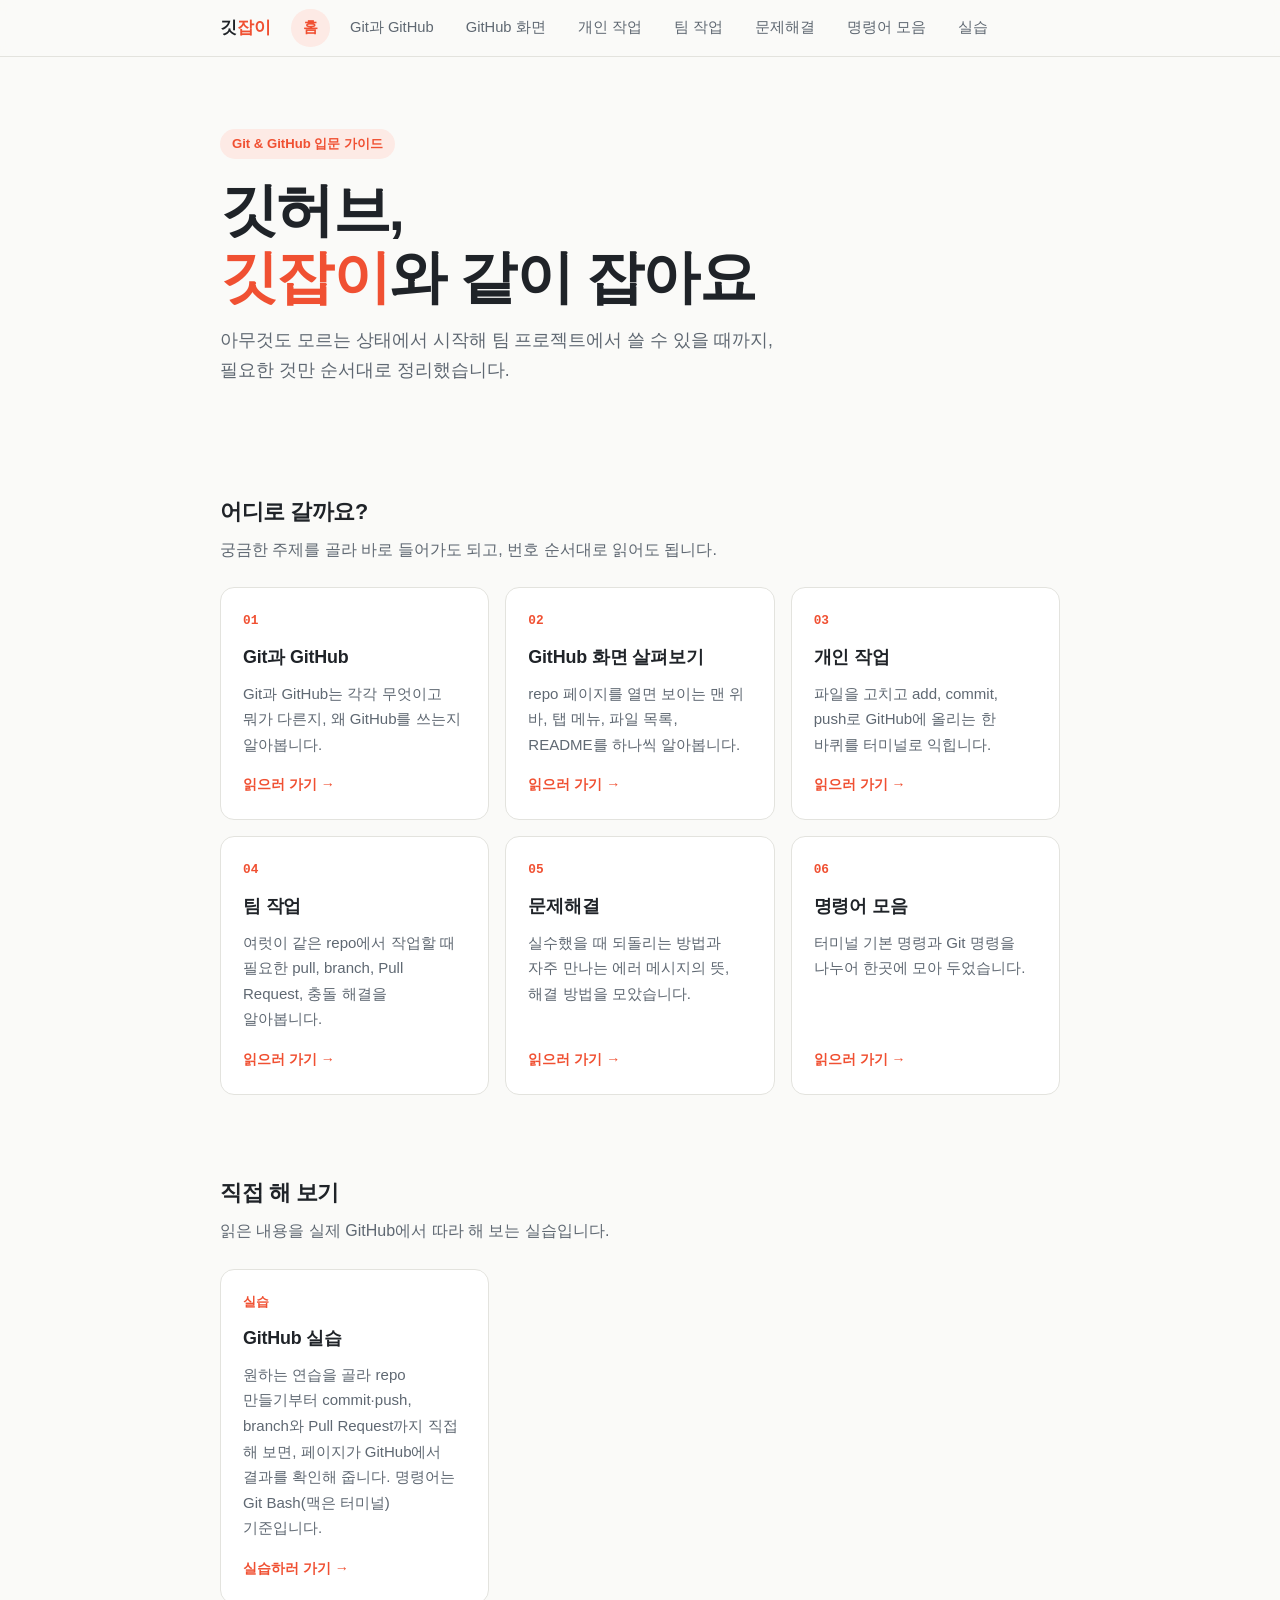
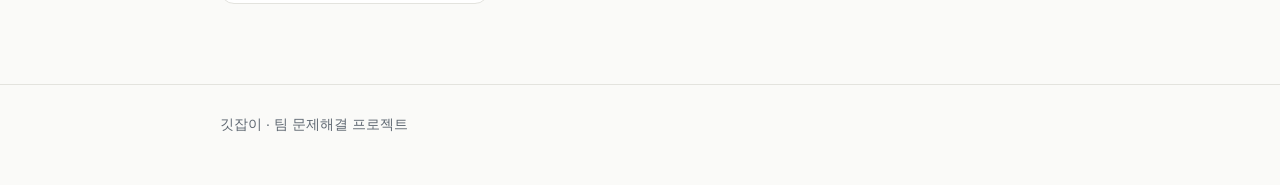
<file: docs/index.html>
<!doctype html>
<html lang="ko">
<head>
  <meta charset="utf-8">
  <title>깃잡이</title>
  <!-- 사이트 첫 주소. 가이드(guide/)가 홈이고 실습은 guide/practice/에 있어서, 예전에 공유한 첫 주소 링크가 깨지지 않게 가이드로 넘긴다 -->
  <meta http-equiv="refresh" content="0; url=guide/">
</head>
<body>
  <p><a href="guide/">깃잡이 가이드로 이동</a></p>
</body>
</html>
</file>
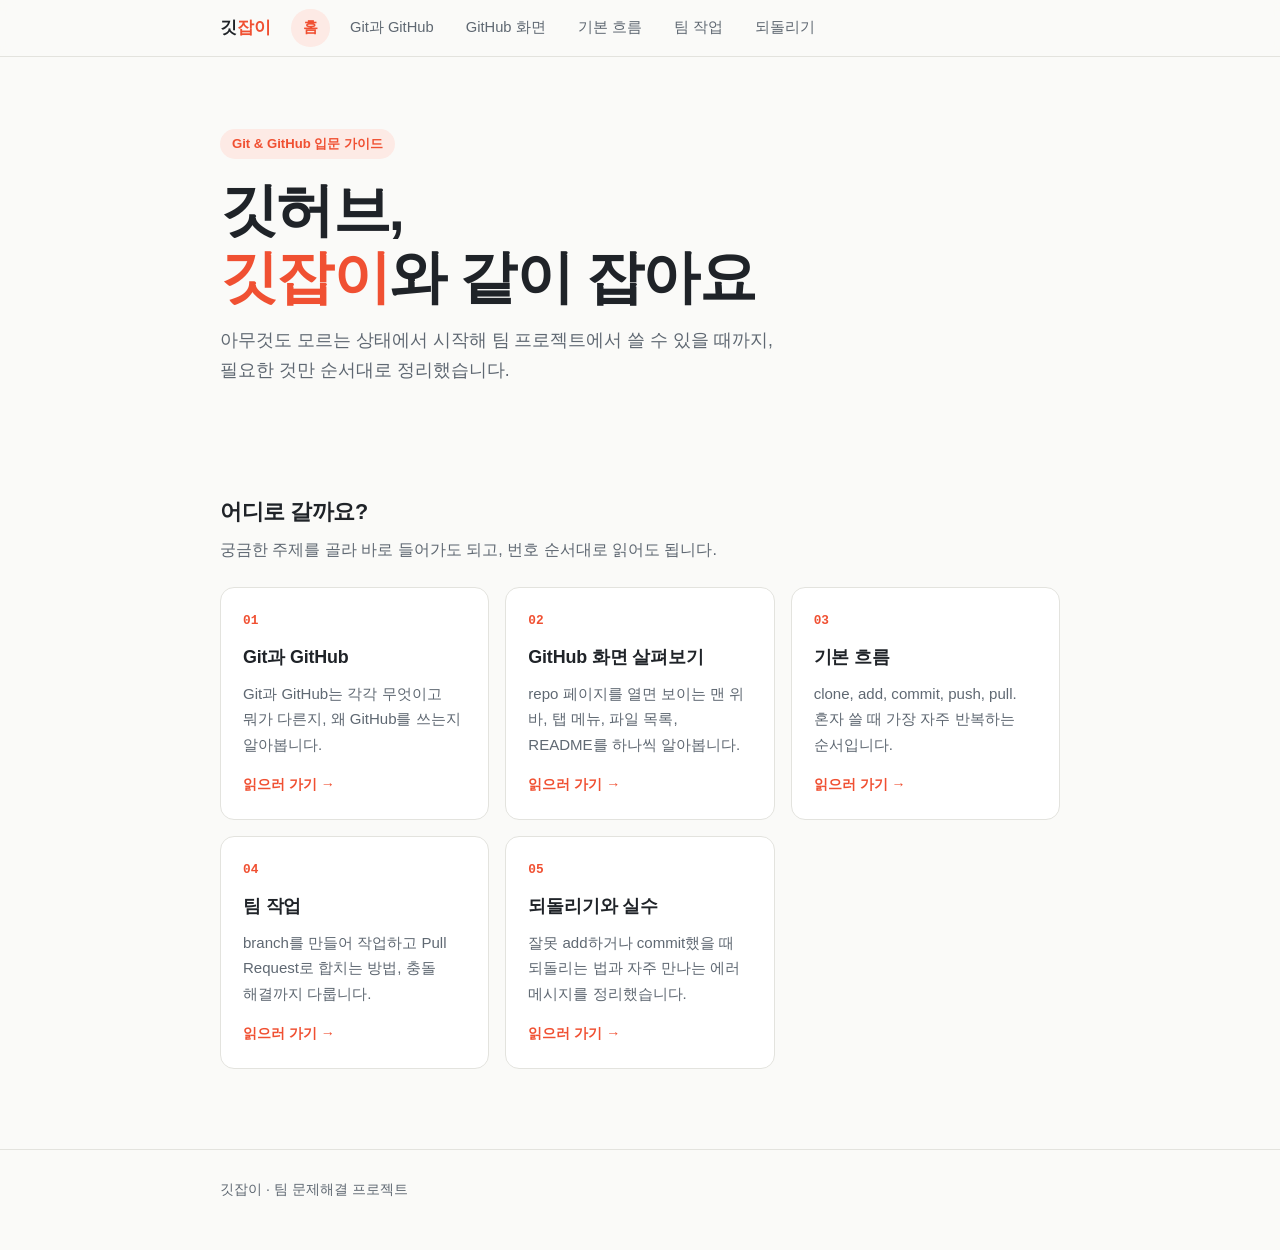
<file: git web/index.html>
<!DOCTYPE html>
<html lang="ko">
<head>
  <meta charset="UTF-8">
  <meta name="viewport" content="width=device-width, initial-scale=1">
  <title>깃잡이 · 깃허브 처음 잡는 사람을 위한 안내</title>
  <meta name="description" content="Git과 GitHub를 처음 쓰는 사람을 위한 단계별 사용법 정리">
  <link rel="stylesheet" href="style.css">
</head>
<body>

  <!-- 상단 메뉴: 모든 페이지에 같은 메뉴를 넣습니다 -->
  <header class="site-nav">
    <div class="wrap">
      <a class="brand" href="index.html">깃<span>잡이</span></a>
      <a class="link" href="index.html" aria-current="page">홈</a>
      <a class="link" href="git-github.html">Git과 GitHub</a>
      <a class="link" href="github-site.html">GitHub 화면</a>
      <a class="link" href="workflow.html">기본 흐름</a>
      <a class="link" href="team.html">팀 작업</a>
      <a class="link" href="undo.html">되돌리기</a>
    </div>
  </header>

  <main class="wrap">

    <!-- 소개 -->
    <div class="hero">
      <p class="eyebrow">Git &amp; GitHub 입문 가이드</p>
      <h1>깃허브,<br><em>깃잡이</em>와 같이 잡아요</h1>
      <p class="lead">
        아무것도 모르는 상태에서 시작해 팀 프로젝트에서 쓸 수 있을 때까지,
        필요한 것만 순서대로 정리했습니다.
      </p>
    </div>

    <!-- 페이지 안내 -->
    <section id="pages">
      <h2 class="section-title">어디로 갈까요?</h2>
      <p class="section-desc">궁금한 주제를 골라 바로 들어가도 되고, 번호 순서대로 읽어도 됩니다.</p>

      <ul class="cards">
        <li>
          <a class="card" href="git-github.html">
            <span class="num">01</span>
            <h3>Git과 GitHub</h3>
            <p>Git과 GitHub는 각각 무엇이고 뭐가 다른지, 왜 GitHub를 쓰는지 알아봅니다.</p>
            <span class="go">읽으러 가기 →</span>
          </a>
        </li>
        <li>
          <a class="card" href="github-site.html">
            <span class="num">02</span>
            <h3>GitHub 화면 살펴보기</h3>
            <p>repo 페이지를 열면 보이는 맨 위 바, 탭 메뉴, 파일 목록, README를 하나씩 알아봅니다.</p>
            <span class="go">읽으러 가기 →</span>
          </a>
        </li>
        <li>
          <a class="card" href="workflow.html">
            <span class="num">03</span>
            <h3>기본 흐름</h3>
            <p>clone, add, commit, push, pull. 혼자 쓸 때 가장 자주 반복하는 순서입니다.</p>
            <span class="go">읽으러 가기 →</span>
          </a>
        </li>
        <li>
          <a class="card" href="team.html">
            <span class="num">04</span>
            <h3>팀 작업</h3>
            <p>branch를 만들어 작업하고 Pull Request로 합치는 방법, 충돌 해결까지 다룹니다.</p>
            <span class="go">읽으러 가기 →</span>
          </a>
        </li>
        <li>
          <a class="card" href="undo.html">
            <span class="num">05</span>
            <h3>되돌리기와 실수</h3>
            <p>잘못 add하거나 commit했을 때 되돌리는 법과 자주 만나는 에러 메시지를 정리했습니다.</p>
            <span class="go">읽으러 가기 →</span>
          </a>
        </li>
      </ul>
    </section>

  </main>

  <footer class="site-footer">
    <div class="wrap">깃잡이 · 팀 문제해결 프로젝트</div>
  </footer>

</body>
</html>
</file>
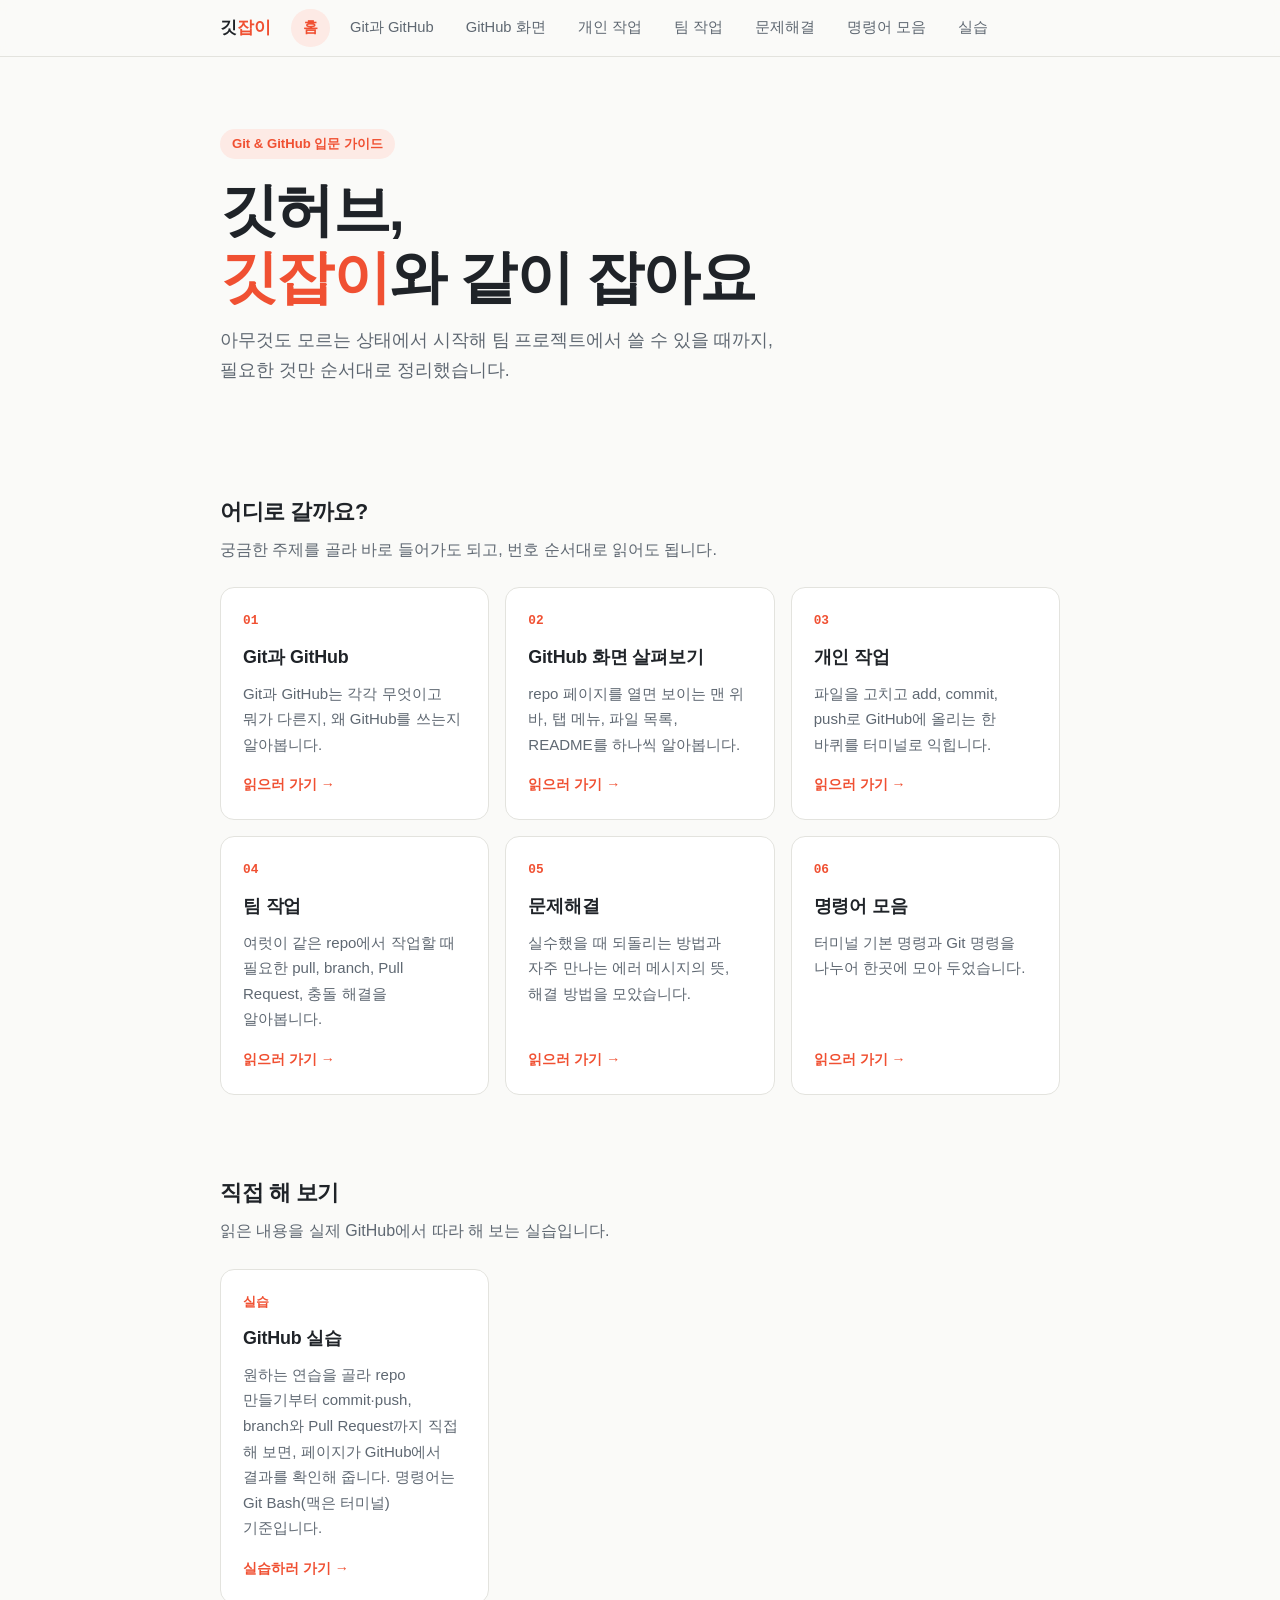
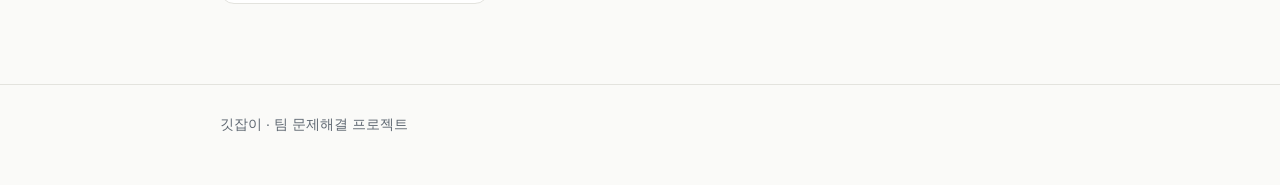
<file: docs/guide/index.html>
<!DOCTYPE html>
<html lang="ko">
<head>
  <meta charset="UTF-8">
  <meta name="viewport" content="width=device-width, initial-scale=1">
  <title>깃잡이 · 깃허브 처음 잡는 사람을 위한 안내</title>
  <meta name="description" content="Git과 GitHub를 처음 쓰는 사람을 위한 단계별 사용법 정리">
  <link rel="stylesheet" href="style.css">
</head>
<body>

  <!-- 상단 메뉴: 모든 페이지에 같은 메뉴를 넣습니다 -->
  <header class="site-nav">
    <div class="wrap">
      <a class="brand" href="index.html">깃<span>잡이</span></a>
      <a class="link" href="index.html" aria-current="page">홈</a>
      <a class="link" href="git-github.html">Git과 GitHub</a>
      <a class="link" href="github-site.html">GitHub 화면</a>
      <a class="link" href="workflow.html">개인 작업</a>
      <a class="link" href="team.html">팀 작업</a>
      <a class="link" href="troubleshoot.html">문제해결</a>
      <a class="link" href="commands.html">명령어 모음</a>
      <a class="link" href="practice/index.html">실습</a>
    </div>
  </header>

  <main class="wrap">

    <!-- 소개 -->
    <div class="hero">
      <p class="eyebrow">Git &amp; GitHub 입문 가이드</p>
      <h1>깃허브,<br><em>깃잡이</em>와 같이 잡아요</h1>
      <p class="lead">
        아무것도 모르는 상태에서 시작해 팀 프로젝트에서 쓸 수 있을 때까지,
        필요한 것만 순서대로 정리했습니다.
      </p>
    </div>

    <!-- 페이지 안내 -->
    <section id="pages">
      <h2 class="section-title">어디로 갈까요?</h2>
      <p class="section-desc">궁금한 주제를 골라 바로 들어가도 되고, 번호 순서대로 읽어도 됩니다.</p>

      <ul class="cards">
        <li>
          <a class="card" href="git-github.html">
            <span class="num">01</span>
            <h3>Git과 GitHub</h3>
            <p>Git과 GitHub는 각각 무엇이고 뭐가 다른지, 왜 GitHub를 쓰는지 알아봅니다.</p>
            <span class="go">읽으러 가기 →</span>
          </a>
        </li>
        <li>
          <a class="card" href="github-site.html">
            <span class="num">02</span>
            <h3>GitHub 화면 살펴보기</h3>
            <p>repo 페이지를 열면 보이는 맨 위 바, 탭 메뉴, 파일 목록, README를 하나씩 알아봅니다.</p>
            <span class="go">읽으러 가기 →</span>
          </a>
        </li>
        <li>
          <a class="card" href="workflow.html">
            <span class="num">03</span>
            <h3>개인 작업</h3>
            <p>파일을 고치고 add, commit, push로 GitHub에 올리는 한 바퀴를 터미널로 익힙니다.</p>
            <span class="go">읽으러 가기 →</span>
          </a>
        </li>
        <li>
          <a class="card" href="team.html">
            <span class="num">04</span>
            <h3>팀 작업</h3>
            <p>여럿이 같은 repo에서 작업할 때 필요한 pull, branch, Pull Request, 충돌 해결을 알아봅니다.</p>
            <span class="go">읽으러 가기 →</span>
          </a>
        </li>
        <li>
          <a class="card" href="troubleshoot.html">
            <span class="num">05</span>
            <h3>문제해결</h3>
            <p>실수했을 때 되돌리는 방법과 자주 만나는 에러 메시지의 뜻, 해결 방법을 모았습니다.</p>
            <span class="go">읽으러 가기 →</span>
          </a>
        </li>
        <li>
          <a class="card" href="commands.html">
            <span class="num">06</span>
            <h3>명령어 모음</h3>
            <p>터미널 기본 명령과 Git 명령을 나누어 한곳에 모아 두었습니다.</p>
            <span class="go">읽으러 가기 →</span>
          </a>
        </li>
      </ul>
    </section>


    <!-- 직접 해 보기 -->
    <section id="practice">
      <h2 class="section-title">직접 해 보기</h2>
      <p class="section-desc">읽은 내용을 실제 GitHub에서 따라 해 보는 실습입니다.</p>

      <ul class="cards">
        <li>
          <a class="card" href="practice/index.html">
            <span class="num">실습</span>
            <h3>GitHub 실습</h3>
            <p>원하는 연습을 골라 repo 만들기부터 commit·push, branch와 Pull Request까지 직접 해 보면, 페이지가 GitHub에서 결과를 확인해 줍니다. 명령어는 Git Bash(맥은 터미널) 기준입니다.</p>
            <span class="go">실습하러 가기 →</span>
          </a>
        </li>
      </ul>
    </section>

  </main>

  <footer class="site-footer">
    <div class="wrap">깃잡이 · 팀 문제해결 프로젝트</div>
  </footer>

</body>
</html>
</file>
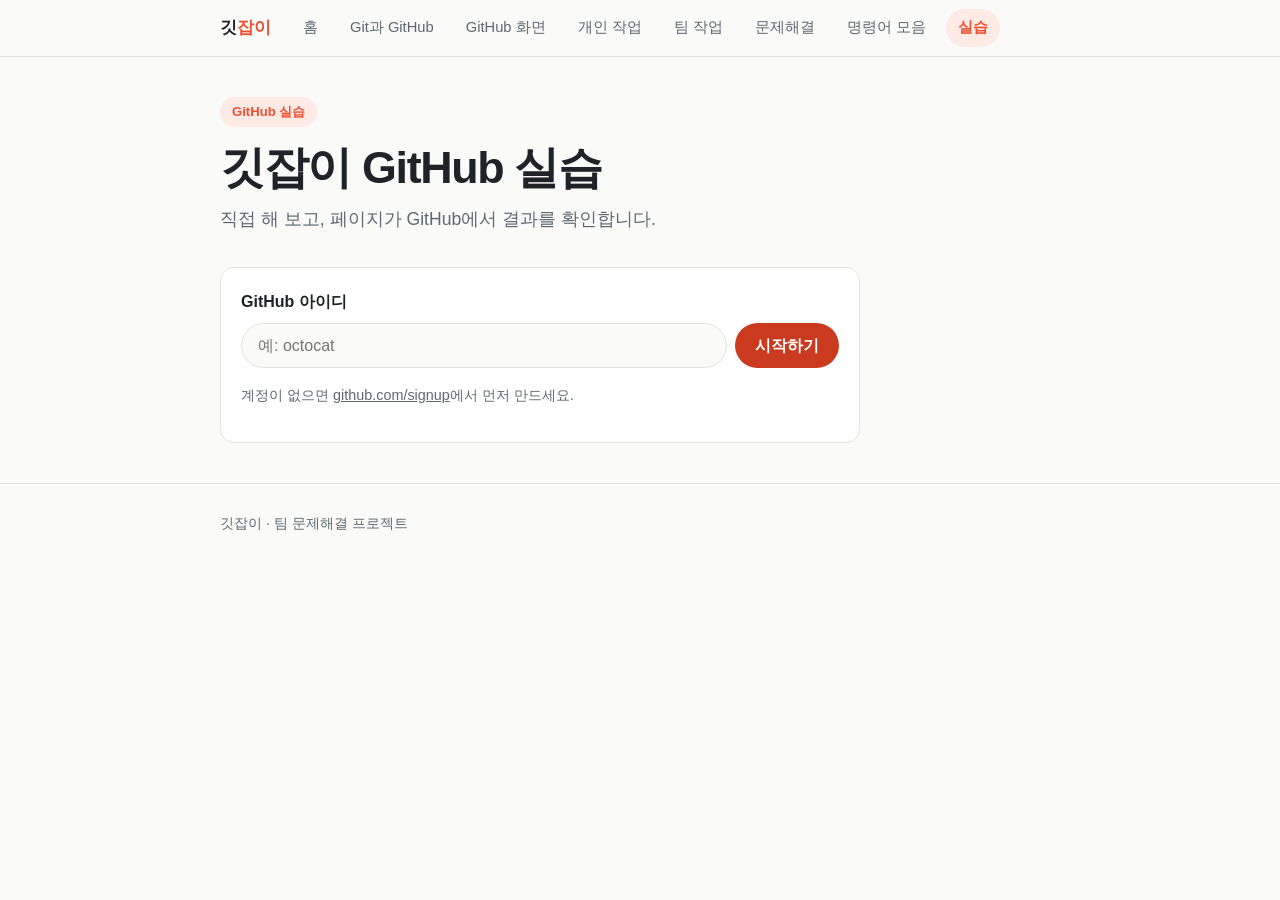
<file: docs/guide/practice/index.html>
<!doctype html>
<html lang="ko">
<head>
  <meta charset="utf-8">
  <meta name="viewport" content="width=device-width, initial-scale=1">
  <title>깃잡이 GitHub 실습</title>
  <link rel="stylesheet" href="style.css">
</head>
<body>
  <!-- 상단 메뉴: 가이드(guide) 페이지들과 같은 메뉴. 이 페이지는 practice 폴더 안에 있어서 링크 앞에 ../ 가 붙는다 -->
  <header class="site-nav">
    <div class="wrap">
      <a class="brand" href="../index.html">깃<span>잡이</span></a>
      <a class="link" href="../index.html">홈</a>
      <a class="link" href="../git-github.html">Git과 GitHub</a>
      <a class="link" href="../github-site.html">GitHub 화면</a>
      <a class="link" href="../workflow.html">개인 작업</a>
      <a class="link" href="../team.html">팀 작업</a>
      <a class="link" href="../troubleshoot.html">문제해결</a>
      <a class="link" href="../commands.html">명령어 모음</a>
      <a class="link" href="index.html" aria-current="page">실습</a>
    </div>
  </header>

  <main>
    <div class="page-head">
      <p class="eyebrow">GitHub 실습</p>
      <h1>깃잡이 GitHub 실습</h1>
      <p class="lead">직접 해 보고, 페이지가 GitHub에서 결과를 확인합니다.</p>
    </div>

    <!-- 아이디 입력 -->
    <section id="login" hidden>
      <label for="user-input">GitHub 아이디</label>
      <div class="row">
        <input id="user-input" autocomplete="username" spellcheck="false" placeholder="예: octocat">
        <button id="login-btn">시작하기</button>
      </div>
      <p class="hint">계정이 없으면 <a href="https://github.com/signup" target="_blank" rel="noopener">github.com/signup</a>에서 먼저 만드세요.</p>
    </section>

    <!-- 저장된 진행 이어하기 -->
    <section id="resume" hidden>
      <p><b id="resume-user"></b> 아이디로 진행하던 기록이 있어요.</p>
      <div class="row">
        <button id="resume-btn">이어서 하기</button>
        <button id="switch-btn" class="secondary">다른 아이디로</button>
      </div>
    </section>

    <!-- 연습 목록: 원하는 것을 골라서 한다 (목록은 app.js의 renderMenu가 그린다) -->
    <section id="menu" hidden>
      <div class="progress"><div id="progress-bar"></div></div>
      <p class="meta"><span id="menu-count"></span> · <span id="menu-user"></span> <button id="switch-btn2" class="link">다른 아이디로</button></p>
      <div id="all-done" hidden>
        <p>🎉 모든 연습을 마쳤어요. 더 알고 싶은 내용은 <a href="../index.html">가이드</a>에서 찾아보세요.</p>
        <!-- 완료 여부는 GitHub 상태로 확인하므로, 진행 기록만 지우면 아무것도 안 해도 다시 통과한다 -->
        <p class="hint">처음부터 다시 해 보려면: ① GitHub에서 <code>gitjabi-practice</code> repo 삭제 (Settings → 맨 아래 <b>Delete this repository</b>)
          ② 내 컴퓨터의 <code>gitjabi-practice</code> 폴더 삭제 ③ 위의 <b>다른 아이디로</b>를 누르고 같은 아이디 입력</p>
      </div>
      <div id="menu-list"></div>
    </section>

    <!-- 연습 하나 -->
    <section id="step" hidden>
      <button id="back-btn" class="link">← 목록으로</button>
      <h2 id="step-title"></h2>
      <div id="step-guide"></div>
      <p class="hint">더 알아보기: <a id="step-learn" target="_blank" rel="noopener">관련 가이드</a> · 막히면 <a href="../troubleshoot.html#errors" target="_blank" rel="noopener">문제해결</a></p>
      <button id="check-btn">완료했어요</button>
    </section>

    <p id="msg" role="status" hidden></p>
  </main>

  <footer class="site-footer">
    <div class="wrap">깃잡이 · 팀 문제해결 프로젝트</div>
  </footer>

  <script src="steps.js"></script>
  <script src="app.js"></script>
</body>
</html>
</file>
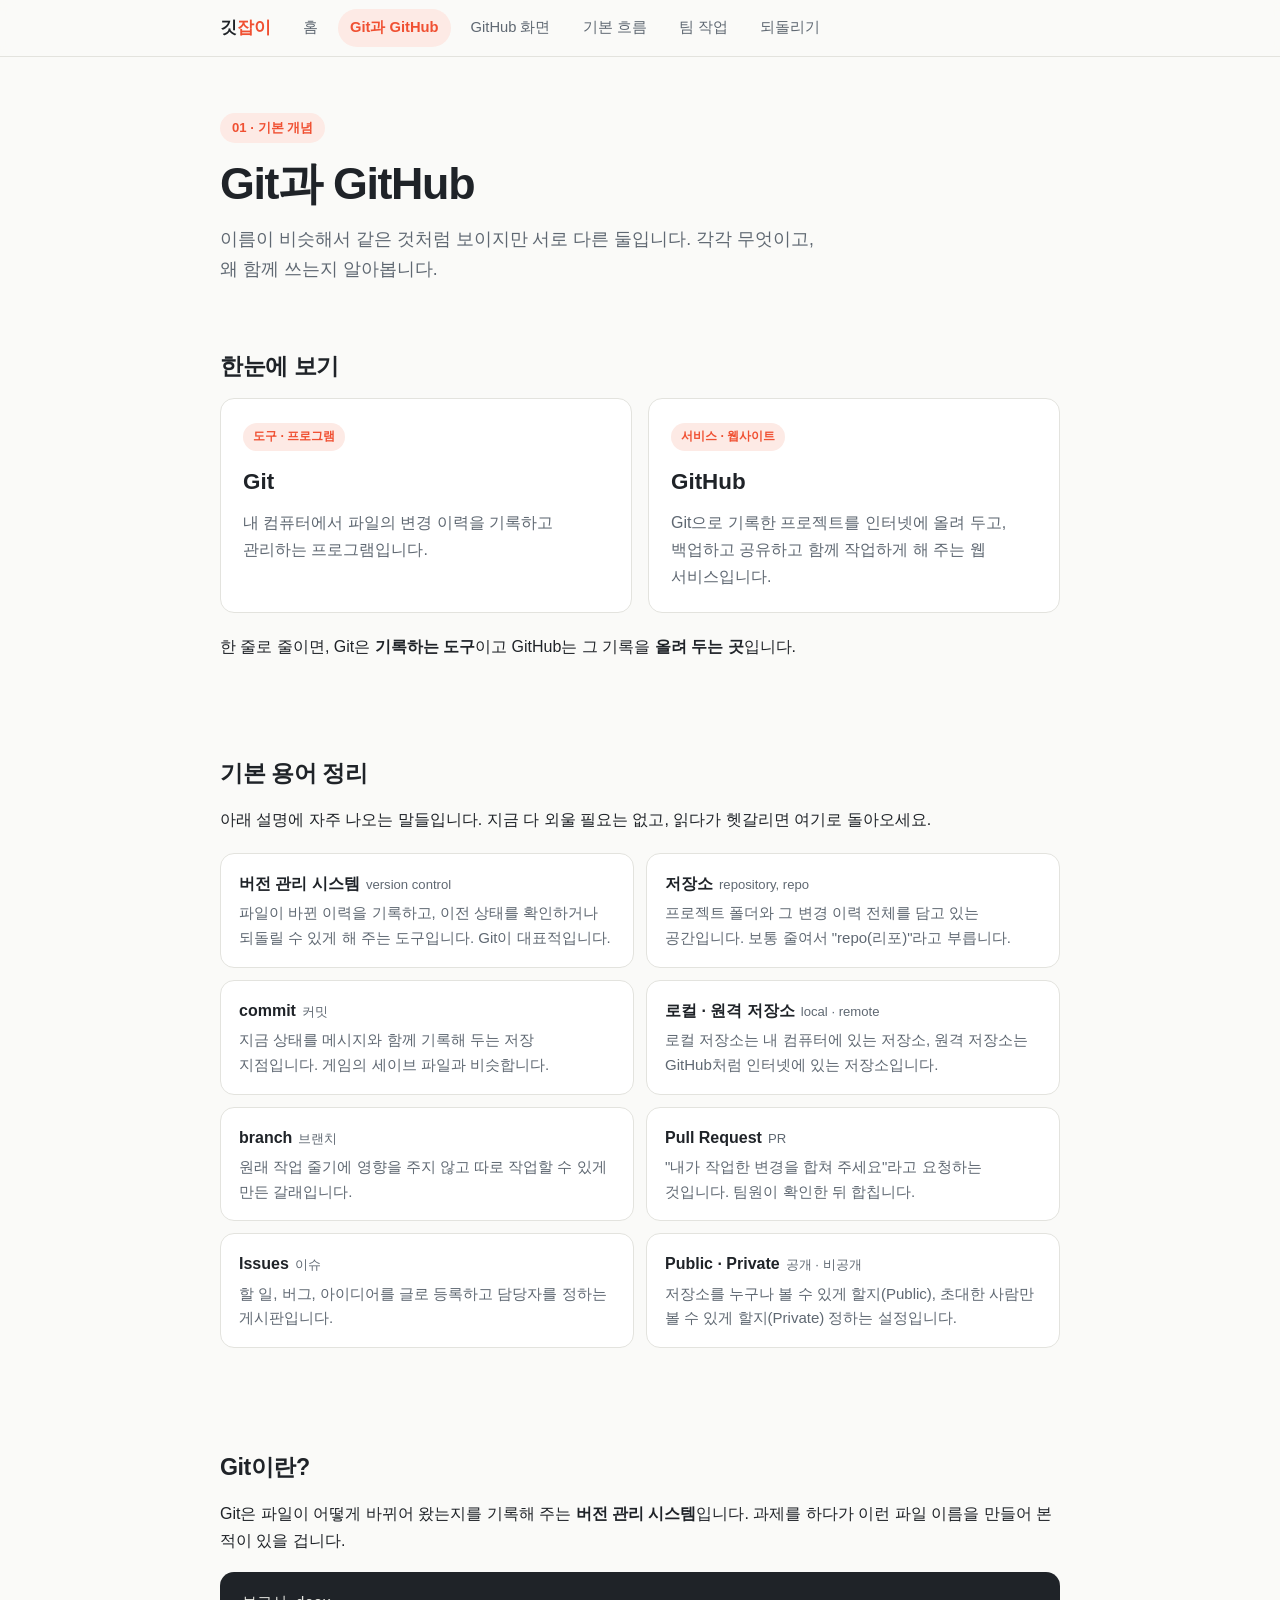
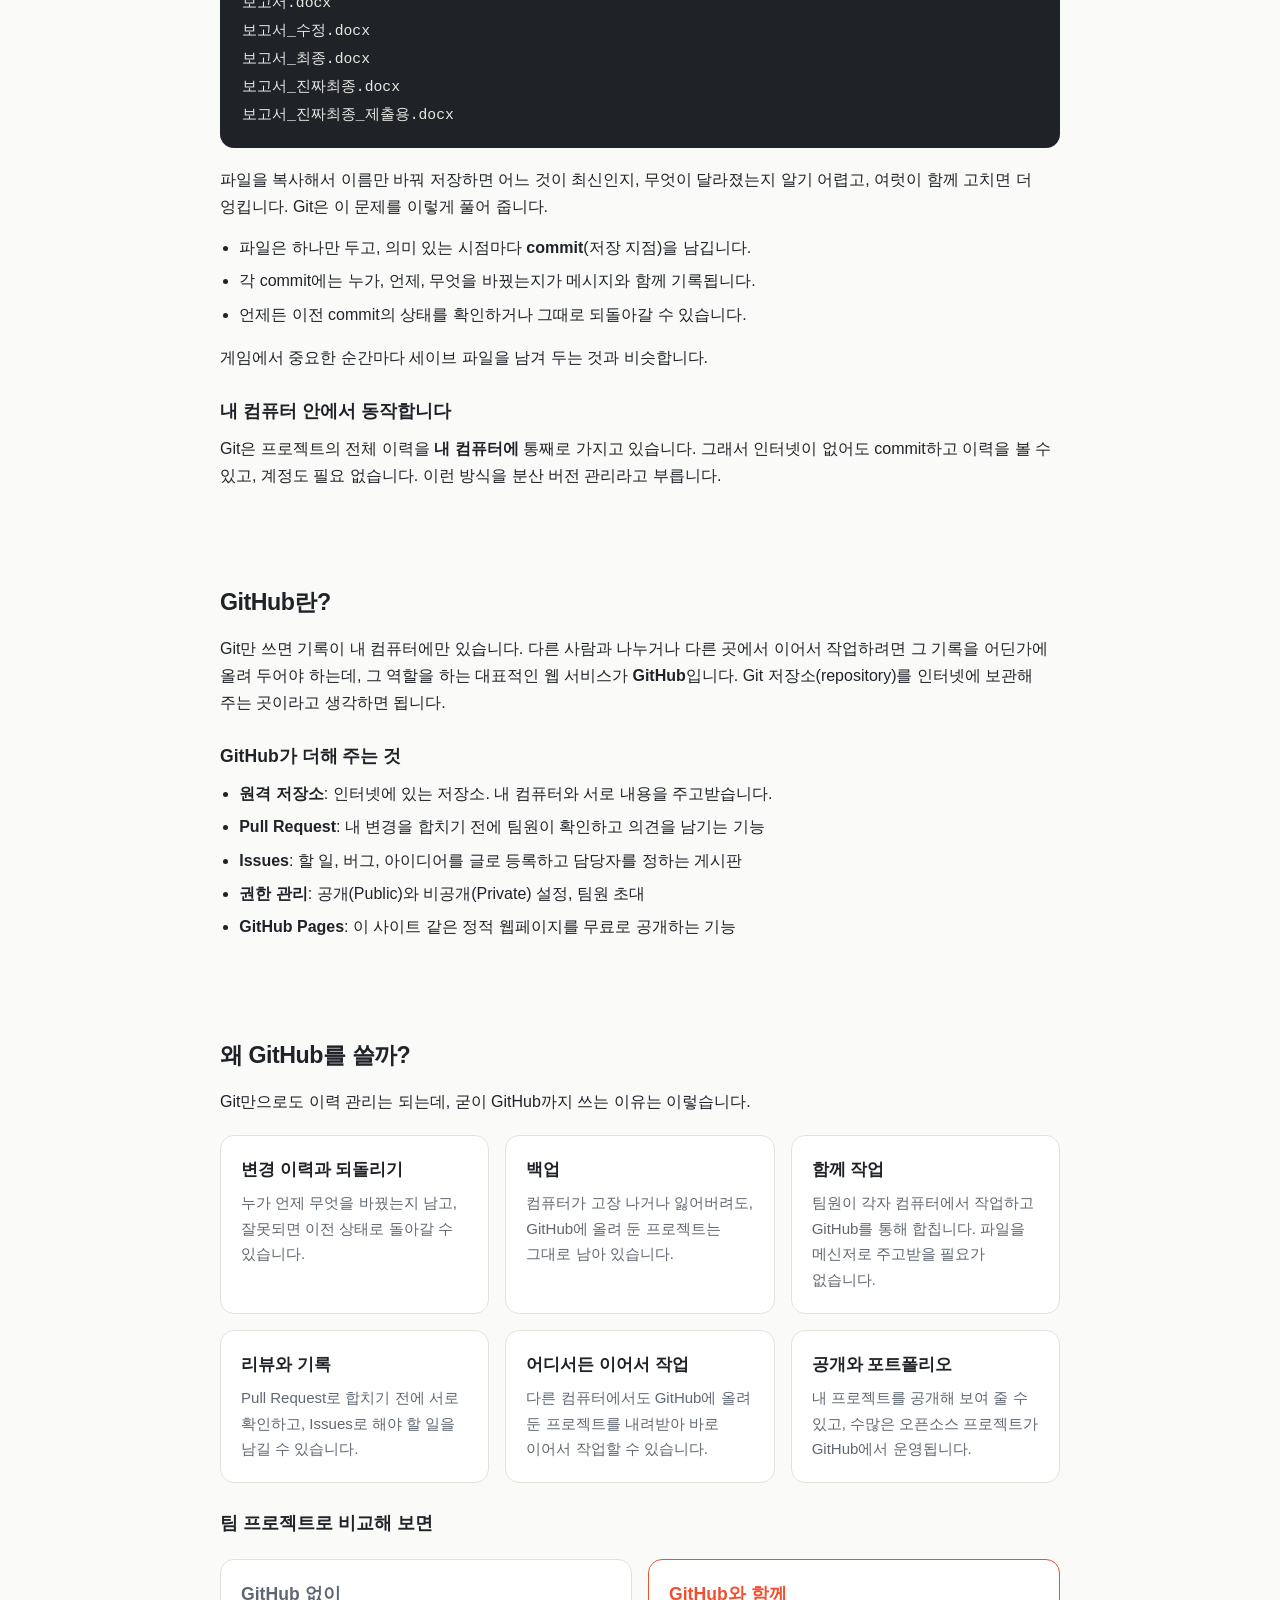
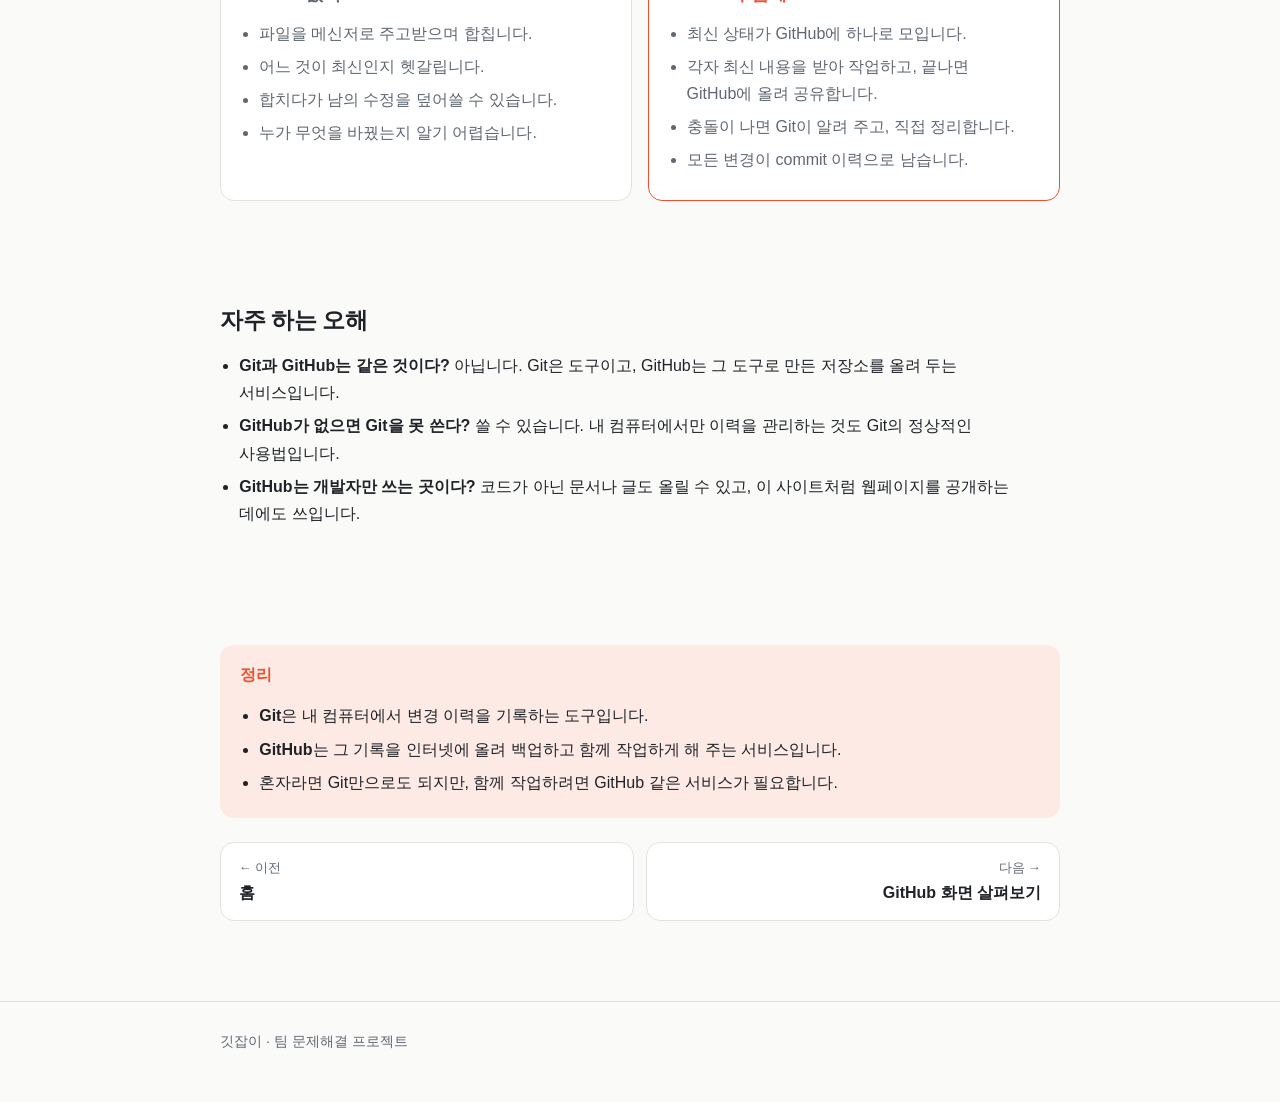
<file: git web/git-github.html>
<!DOCTYPE html>
<html lang="ko">
<head>
  <meta charset="UTF-8">
  <meta name="viewport" content="width=device-width, initial-scale=1">
  <title>Git과 GitHub · 깃잡이</title>
  <meta name="description" content="Git과 GitHub가 각각 무엇인지, 왜 GitHub를 쓰는지 정리한 페이지">
  <link rel="stylesheet" href="style.css">
</head>
<body>

  <!-- 상단 메뉴: 모든 페이지에 같은 메뉴를 넣습니다 -->
  <header class="site-nav">
    <div class="wrap">
      <a class="brand" href="index.html">깃<span>잡이</span></a>
      <a class="link" href="index.html">홈</a>
      <a class="link" href="git-github.html" aria-current="page">Git과 GitHub</a>
      <a class="link" href="github-site.html">GitHub 화면</a>
      <a class="link" href="workflow.html">기본 흐름</a>
      <a class="link" href="team.html">팀 작업</a>
      <a class="link" href="undo.html">되돌리기</a>
    </div>
  </header>

  <main class="wrap prose">

    <!-- 제목 -->
    <div class="page-head">
      <p class="eyebrow">01 · 기본 개념</p>
      <h1>Git과 GitHub</h1>
      <p class="lead">
        이름이 비슷해서 같은 것처럼 보이지만 서로 다른 둘입니다.
        각각 무엇이고, 왜 함께 쓰는지 알아봅니다.
      </p>
    </div>

    <!-- 한눈에 보기 -->
    <section id="overview">
      <h2>한눈에 보기</h2>
      <div class="compare">
        <div class="compare-card">
          <span class="tag">도구 · 프로그램</span>
          <h3>Git</h3>
          <p>내 컴퓨터에서 파일의 변경 이력을 기록하고 관리하는 프로그램입니다.</p>
        </div>
        <div class="compare-card">
          <span class="tag">서비스 · 웹사이트</span>
          <h3>GitHub</h3>
          <p>Git으로 기록한 프로젝트를 인터넷에 올려 두고, 백업하고 공유하고 함께 작업하게 해 주는 웹 서비스입니다.</p>
        </div>
      </div>
      <p>한 줄로 줄이면, Git은 <strong>기록하는 도구</strong>이고 GitHub는 그 기록을 <strong>올려 두는 곳</strong>입니다.</p>
    </section>

    <!-- 기본 용어 -->
    <section id="terms">
      <h2>기본 용어 정리</h2>
      <p>
        아래 설명에 자주 나오는 말들입니다. 지금 다 외울 필요는 없고,
        읽다가 헷갈리면 여기로 돌아오세요.
      </p>

      <dl class="glossary">
        <div class="term">
          <dt>버전 관리 시스템<small>version control</small></dt>
          <dd>파일이 바뀐 이력을 기록하고, 이전 상태를 확인하거나 되돌릴 수 있게 해 주는 도구입니다. Git이 대표적입니다.</dd>
        </div>
        <div class="term">
          <dt>저장소<small>repository, repo</small></dt>
          <dd>프로젝트 폴더와 그 변경 이력 전체를 담고 있는 공간입니다. 보통 줄여서 "repo(리포)"라고 부릅니다.</dd>
        </div>
        <div class="term">
          <dt>commit<small>커밋</small></dt>
          <dd>지금 상태를 메시지와 함께 기록해 두는 저장 지점입니다. 게임의 세이브 파일과 비슷합니다.</dd>
        </div>
        <div class="term">
          <dt>로컬 · 원격 저장소<small>local · remote</small></dt>
          <dd>로컬 저장소는 내 컴퓨터에 있는 저장소, 원격 저장소는 GitHub처럼 인터넷에 있는 저장소입니다.</dd>
        </div>
        <div class="term">
          <dt>branch<small>브랜치</small></dt>
          <dd>원래 작업 줄기에 영향을 주지 않고 따로 작업할 수 있게 만든 갈래입니다.</dd>
        </div>
        <div class="term">
          <dt>Pull Request<small>PR</small></dt>
          <dd>"내가 작업한 변경을 합쳐 주세요"라고 요청하는 것입니다. 팀원이 확인한 뒤 합칩니다.</dd>
        </div>
        <div class="term">
          <dt>Issues<small>이슈</small></dt>
          <dd>할 일, 버그, 아이디어를 글로 등록하고 담당자를 정하는 게시판입니다.</dd>
        </div>
        <div class="term">
          <dt>Public · Private<small>공개 · 비공개</small></dt>
          <dd>저장소를 누구나 볼 수 있게 할지(Public), 초대한 사람만 볼 수 있게 할지(Private) 정하는 설정입니다.</dd>
        </div>
      </dl>
    </section>

    <!-- Git -->
    <section id="git">
      <h2>Git이란?</h2>
      <p>
        Git은 파일이 어떻게 바뀌어 왔는지를 기록해 주는 <strong>버전 관리 시스템</strong>입니다.
        과제를 하다가 이런 파일 이름을 만들어 본 적이 있을 겁니다.
      </p>

      <div class="terminal filelist" aria-label="파일 이름 예시">
        <div>보고서.docx</div>
        <div>보고서_수정.docx</div>
        <div>보고서_최종.docx</div>
        <div>보고서_진짜최종.docx</div>
        <div>보고서_진짜최종_제출용.docx</div>
      </div>

      <p>
        파일을 복사해서 이름만 바꿔 저장하면 어느 것이 최신인지, 무엇이 달라졌는지 알기 어렵고,
        여럿이 함께 고치면 더 엉킵니다. Git은 이 문제를 이렇게 풀어 줍니다.
      </p>
      <ul>
        <li>파일은 하나만 두고, 의미 있는 시점마다 <strong>commit</strong>(저장 지점)을 남깁니다.</li>
        <li>각 commit에는 누가, 언제, 무엇을 바꿨는지가 메시지와 함께 기록됩니다.</li>
        <li>언제든 이전 commit의 상태를 확인하거나 그때로 되돌아갈 수 있습니다.</li>
      </ul>
      <p>게임에서 중요한 순간마다 세이브 파일을 남겨 두는 것과 비슷합니다.</p>

      <h3>내 컴퓨터 안에서 동작합니다</h3>
      <p>
        Git은 프로젝트의 전체 이력을 <strong>내 컴퓨터에</strong> 통째로 가지고 있습니다.
        그래서 인터넷이 없어도 commit하고 이력을 볼 수 있고, 계정도 필요 없습니다.
        이런 방식을 분산 버전 관리라고 부릅니다.
      </p>
    </section>

    <!-- GitHub -->
    <section id="github">
      <h2>GitHub란?</h2>
      <p>
        Git만 쓰면 기록이 내 컴퓨터에만 있습니다. 다른 사람과 나누거나 다른 곳에서 이어서 작업하려면
        그 기록을 어딘가에 올려 두어야 하는데, 그 역할을 하는 대표적인 웹 서비스가 <strong>GitHub</strong>입니다.
        Git 저장소(repository)를 인터넷에 보관해 주는 곳이라고 생각하면 됩니다.
      </p>

      <h3>GitHub가 더해 주는 것</h3>
      <ul>
        <li><strong>원격 저장소</strong>: 인터넷에 있는 저장소. 내 컴퓨터와 서로 내용을 주고받습니다.</li>
        <li><strong>Pull Request</strong>: 내 변경을 합치기 전에 팀원이 확인하고 의견을 남기는 기능</li>
        <li><strong>Issues</strong>: 할 일, 버그, 아이디어를 글로 등록하고 담당자를 정하는 게시판</li>
        <li><strong>권한 관리</strong>: 공개(Public)와 비공개(Private) 설정, 팀원 초대</li>
        <li><strong>GitHub Pages</strong>: 이 사이트 같은 정적 웹페이지를 무료로 공개하는 기능</li>
      </ul>
    </section>

    <!-- 왜 GitHub -->
    <section id="why">
      <h2>왜 GitHub를 쓸까?</h2>
      <p>Git만으로도 이력 관리는 되는데, 굳이 GitHub까지 쓰는 이유는 이렇습니다.</p>

      <div class="reasons">
        <div class="reason">
          <h3>변경 이력과 되돌리기</h3>
          <p>누가 언제 무엇을 바꿨는지 남고, 잘못되면 이전 상태로 돌아갈 수 있습니다.</p>
        </div>
        <div class="reason">
          <h3>백업</h3>
          <p>컴퓨터가 고장 나거나 잃어버려도, GitHub에 올려 둔 프로젝트는 그대로 남아 있습니다.</p>
        </div>
        <div class="reason">
          <h3>함께 작업</h3>
          <p>팀원이 각자 컴퓨터에서 작업하고 GitHub를 통해 합칩니다. 파일을 메신저로 주고받을 필요가 없습니다.</p>
        </div>
        <div class="reason">
          <h3>리뷰와 기록</h3>
          <p>Pull Request로 합치기 전에 서로 확인하고, Issues로 해야 할 일을 남길 수 있습니다.</p>
        </div>
        <div class="reason">
          <h3>어디서든 이어서 작업</h3>
          <p>다른 컴퓨터에서도 GitHub에 올려 둔 프로젝트를 내려받아 바로 이어서 작업할 수 있습니다.</p>
        </div>
        <div class="reason">
          <h3>공개와 포트폴리오</h3>
          <p>내 프로젝트를 공개해 보여 줄 수 있고, 수많은 오픈소스 프로젝트가 GitHub에서 운영됩니다.</p>
        </div>
      </div>

      <h3>팀 프로젝트로 비교해 보면</h3>
      <div class="versus">
        <div class="bad">
          <h3>GitHub 없이</h3>
          <ul>
            <li>파일을 메신저로 주고받으며 합칩니다.</li>
            <li>어느 것이 최신인지 헷갈립니다.</li>
            <li>합치다가 남의 수정을 덮어쓸 수 있습니다.</li>
            <li>누가 무엇을 바꿨는지 알기 어렵습니다.</li>
          </ul>
        </div>
        <div class="good">
          <h3>GitHub와 함께</h3>
          <ul>
            <li>최신 상태가 GitHub에 하나로 모입니다.</li>
            <li>각자 최신 내용을 받아 작업하고, 끝나면 GitHub에 올려 공유합니다.</li>
            <li>충돌이 나면 Git이 알려 주고, 직접 정리합니다.</li>
            <li>모든 변경이 commit 이력으로 남습니다.</li>
          </ul>
        </div>
      </div>
    </section>

    <!-- 오해 -->
    <section id="myths">
      <h2>자주 하는 오해</h2>
      <ul>
        <li><strong>Git과 GitHub는 같은 것이다?</strong> 아닙니다. Git은 도구이고, GitHub는 그 도구로 만든 저장소를 올려 두는 서비스입니다.</li>
        <li><strong>GitHub가 없으면 Git을 못 쓴다?</strong> 쓸 수 있습니다. 내 컴퓨터에서만 이력을 관리하는 것도 Git의 정상적인 사용법입니다.</li>
        <li><strong>GitHub는 개발자만 쓰는 곳이다?</strong> 코드가 아닌 문서나 글도 올릴 수 있고, 이 사이트처럼 웹페이지를 공개하는 데에도 쓰입니다.</li>
      </ul>
    </section>

    <!-- 정리 -->
    <section id="summary">
      <div class="callout">
        <p class="callout-title">정리</p>
        <ul>
          <li><strong>Git</strong>은 내 컴퓨터에서 변경 이력을 기록하는 도구입니다.</li>
          <li><strong>GitHub</strong>는 그 기록을 인터넷에 올려 백업하고 함께 작업하게 해 주는 서비스입니다.</li>
          <li>혼자라면 Git만으로도 되지만, 함께 작업하려면 GitHub 같은 서비스가 필요합니다.</li>
        </ul>
      </div>

      <nav class="pager" aria-label="페이지 이동">
        <a class="prev" href="index.html"><small>← 이전</small>홈</a>
        <a class="next" href="github-site.html"><small>다음 →</small>GitHub 화면 살펴보기</a>
      </nav>
    </section>

  </main>

  <footer class="site-footer">
    <div class="wrap">깃잡이 · 팀 문제해결 프로젝트</div>
  </footer>

</body>
</html>
</file>
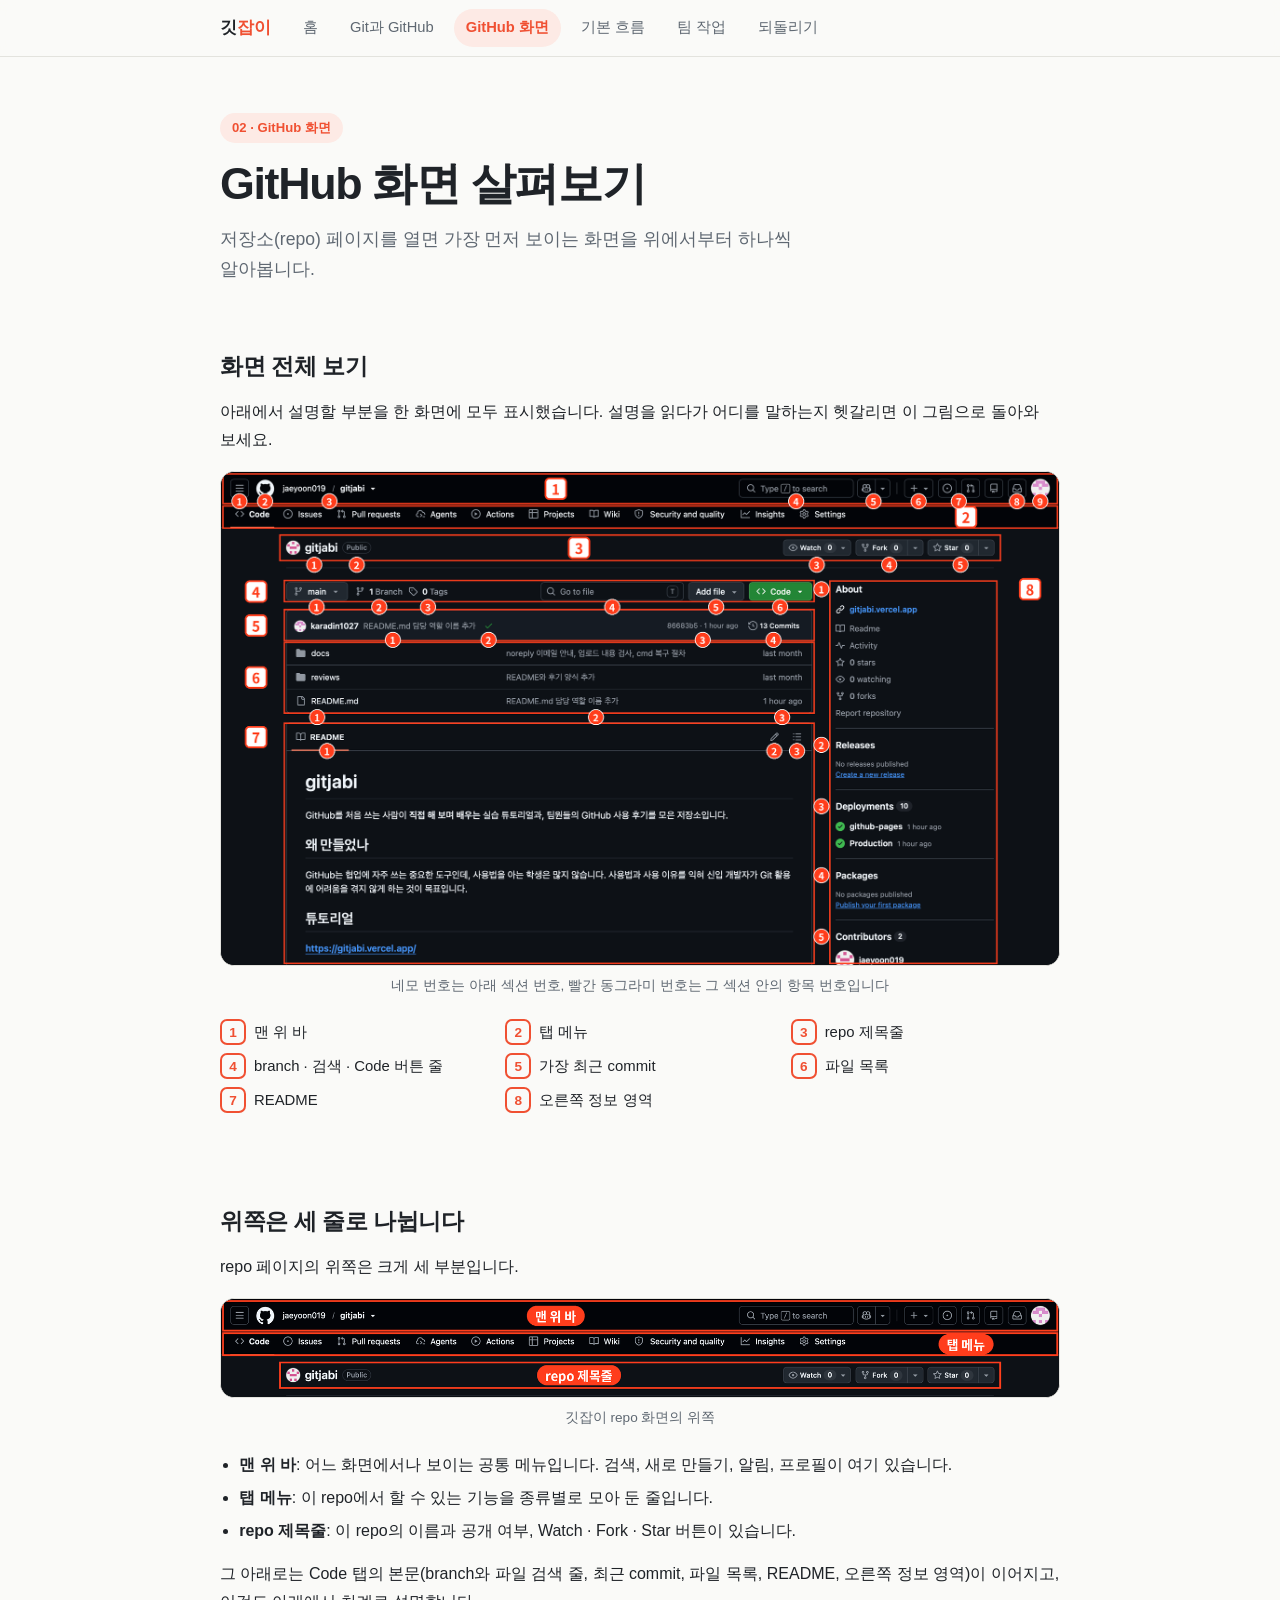
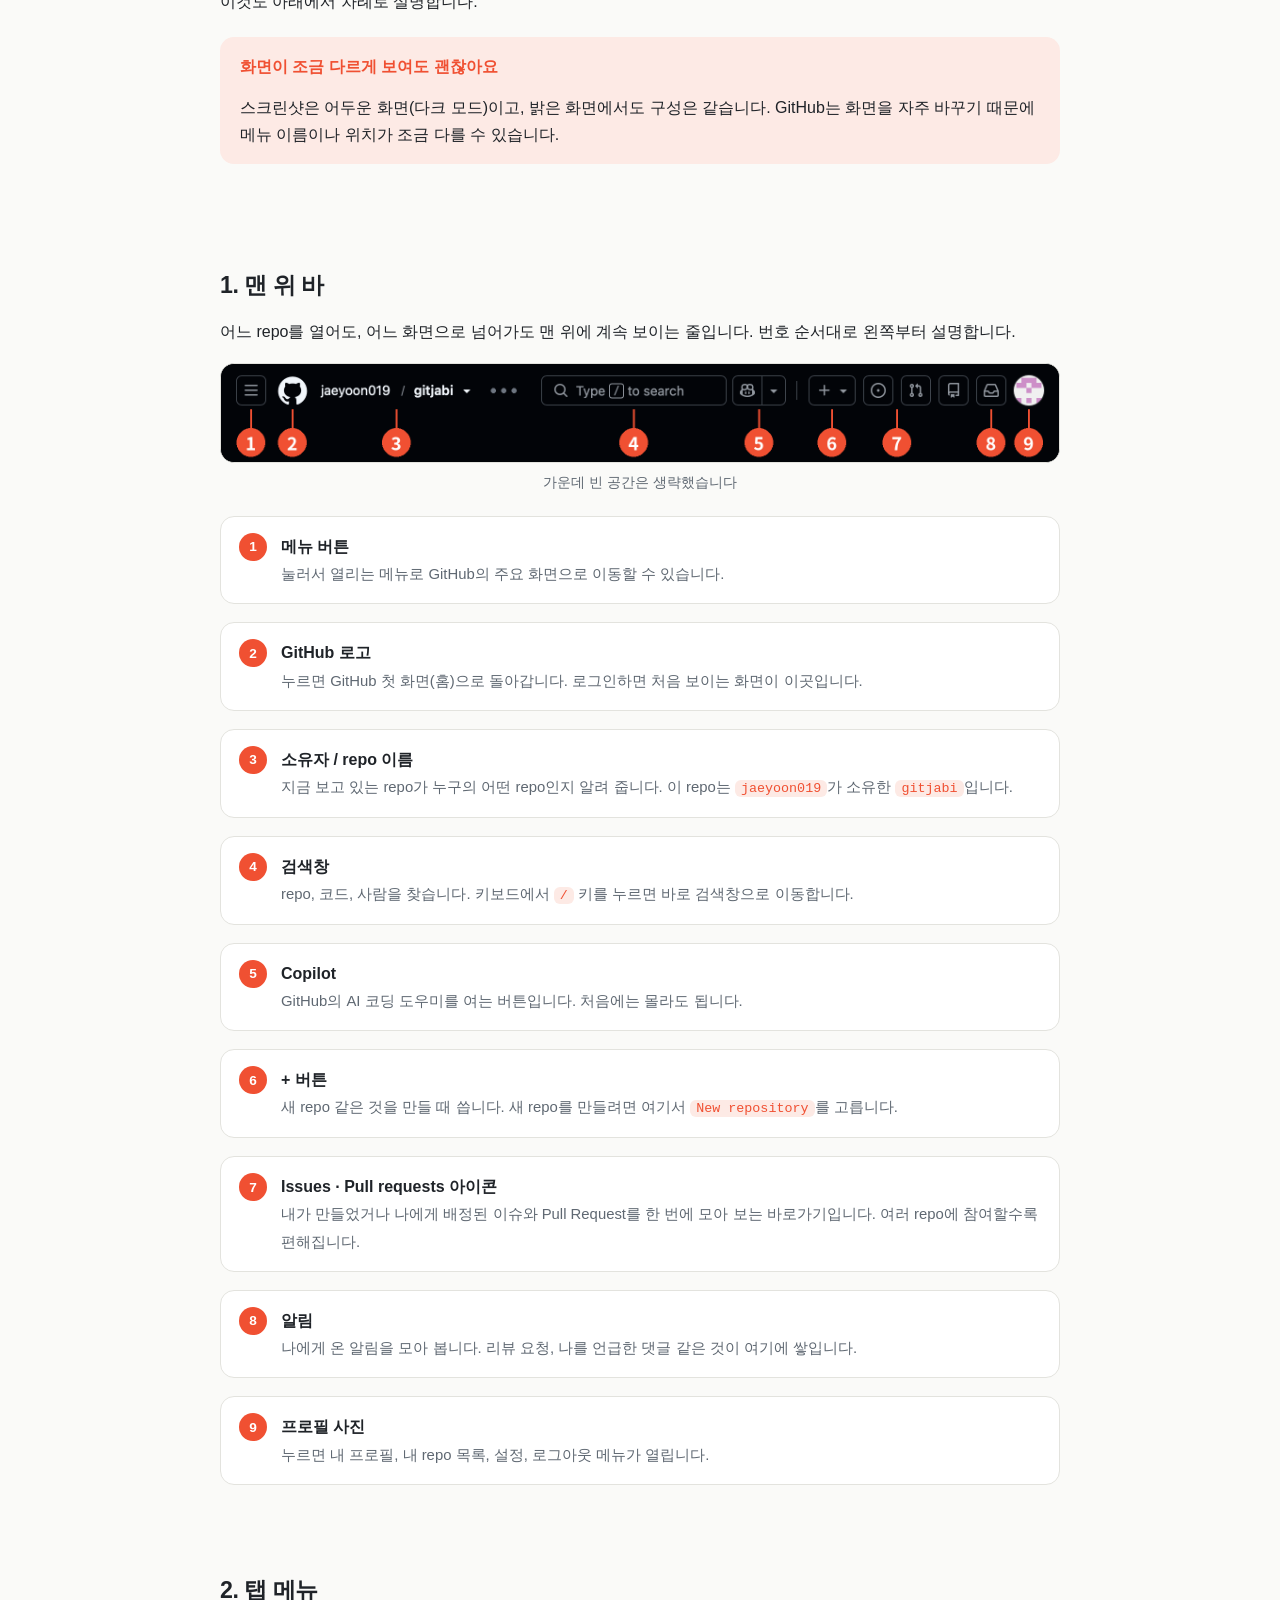
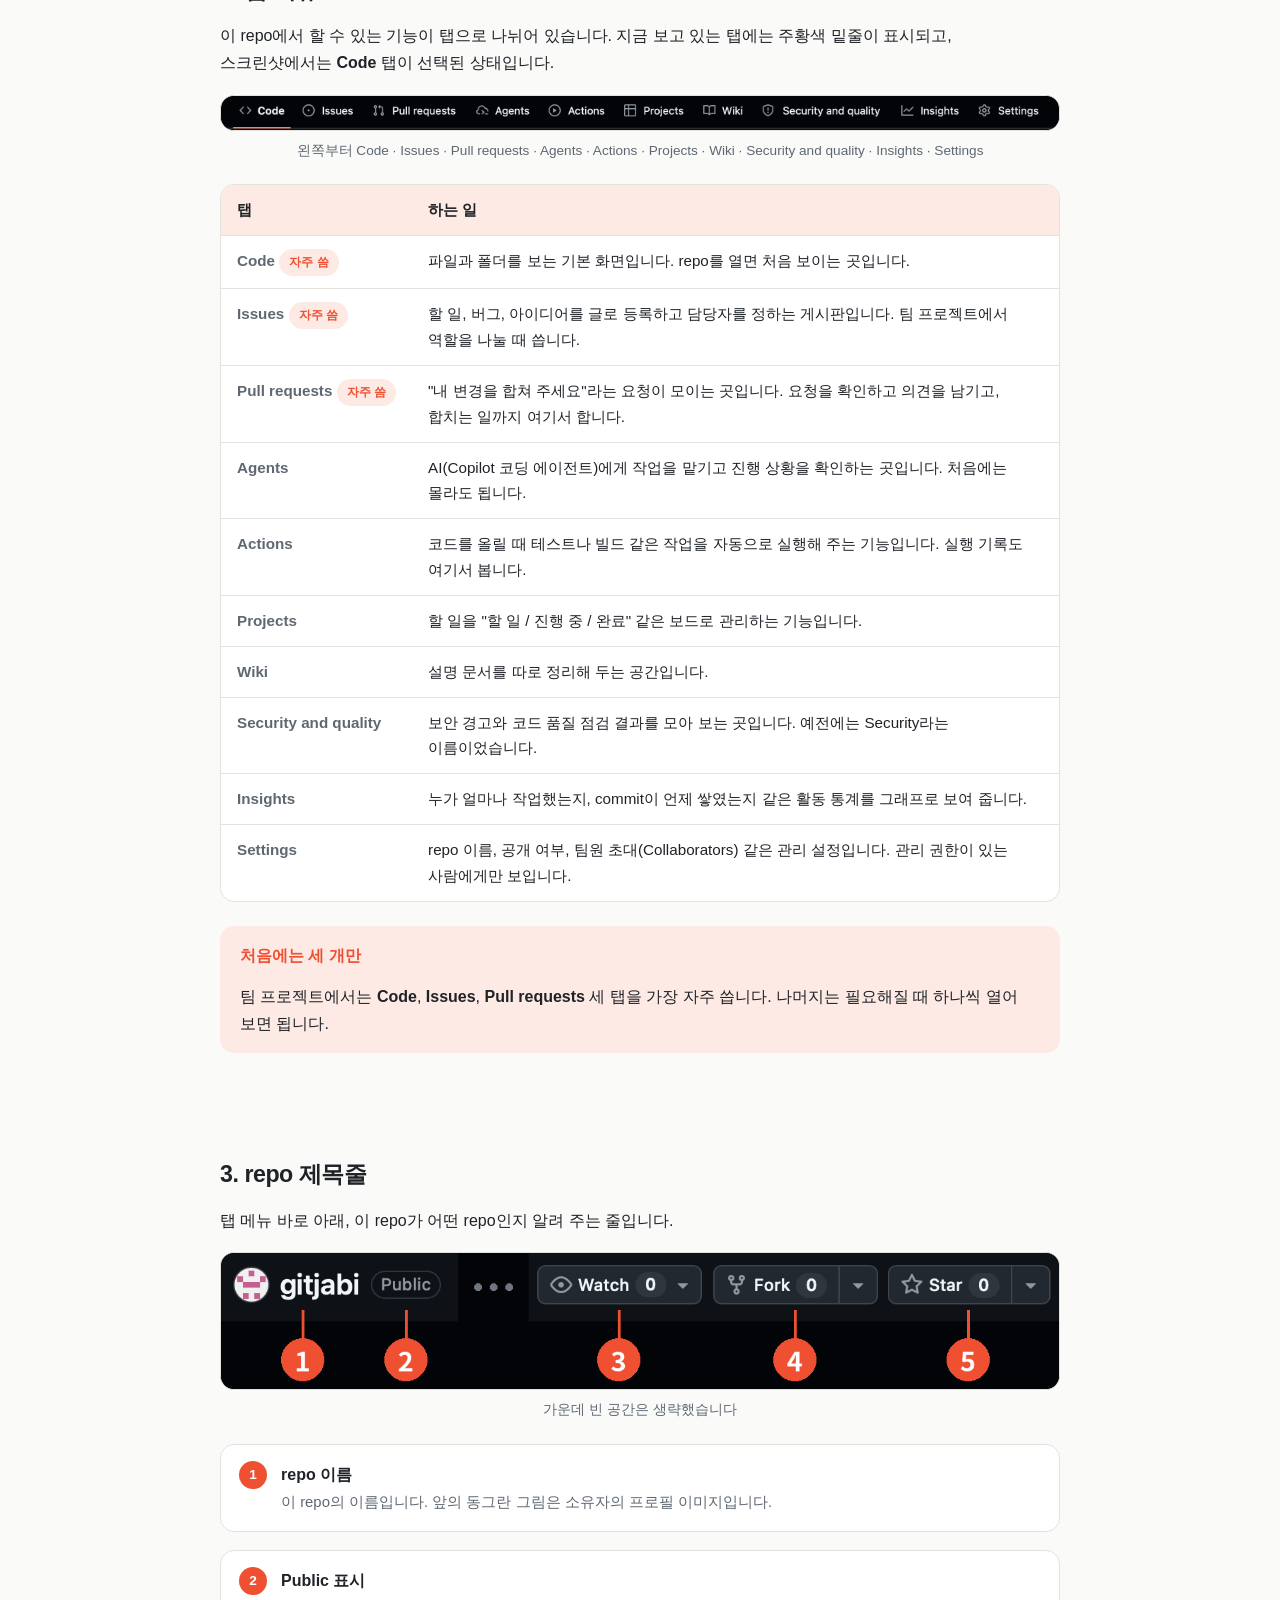
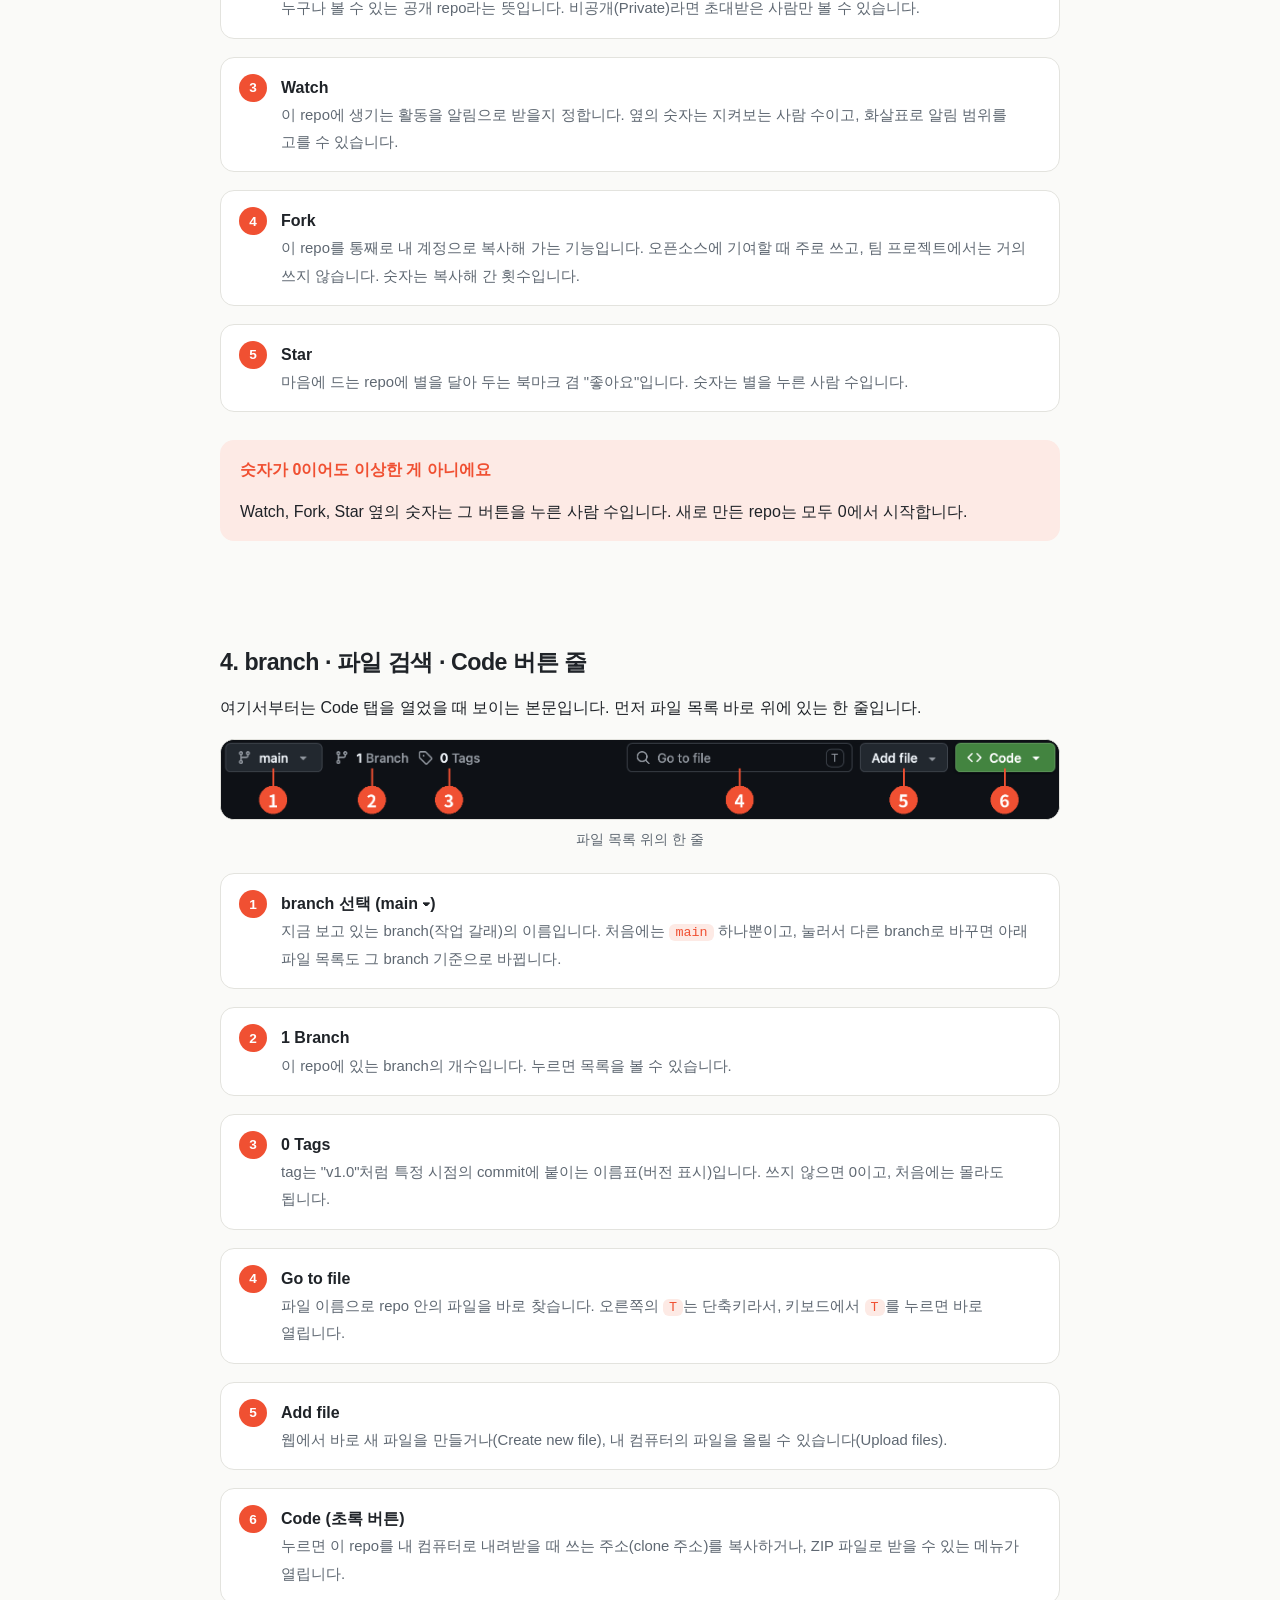
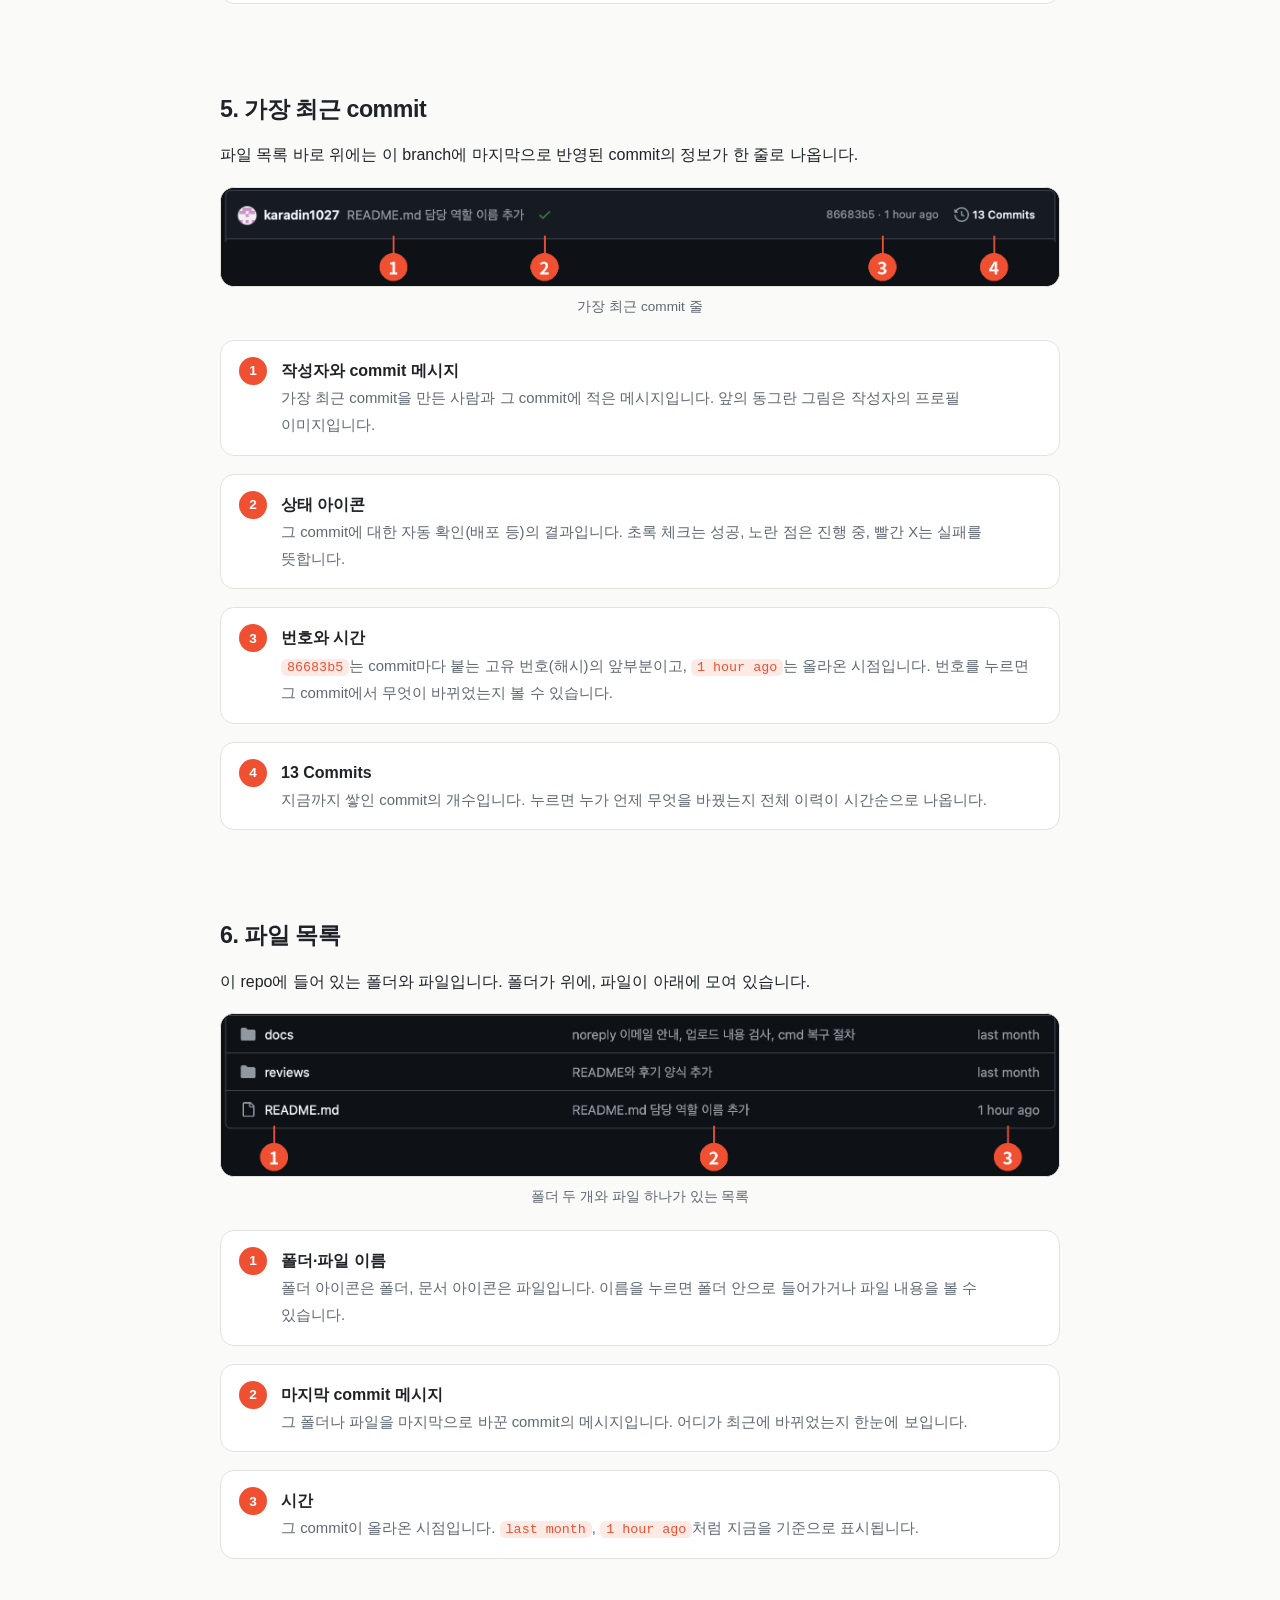
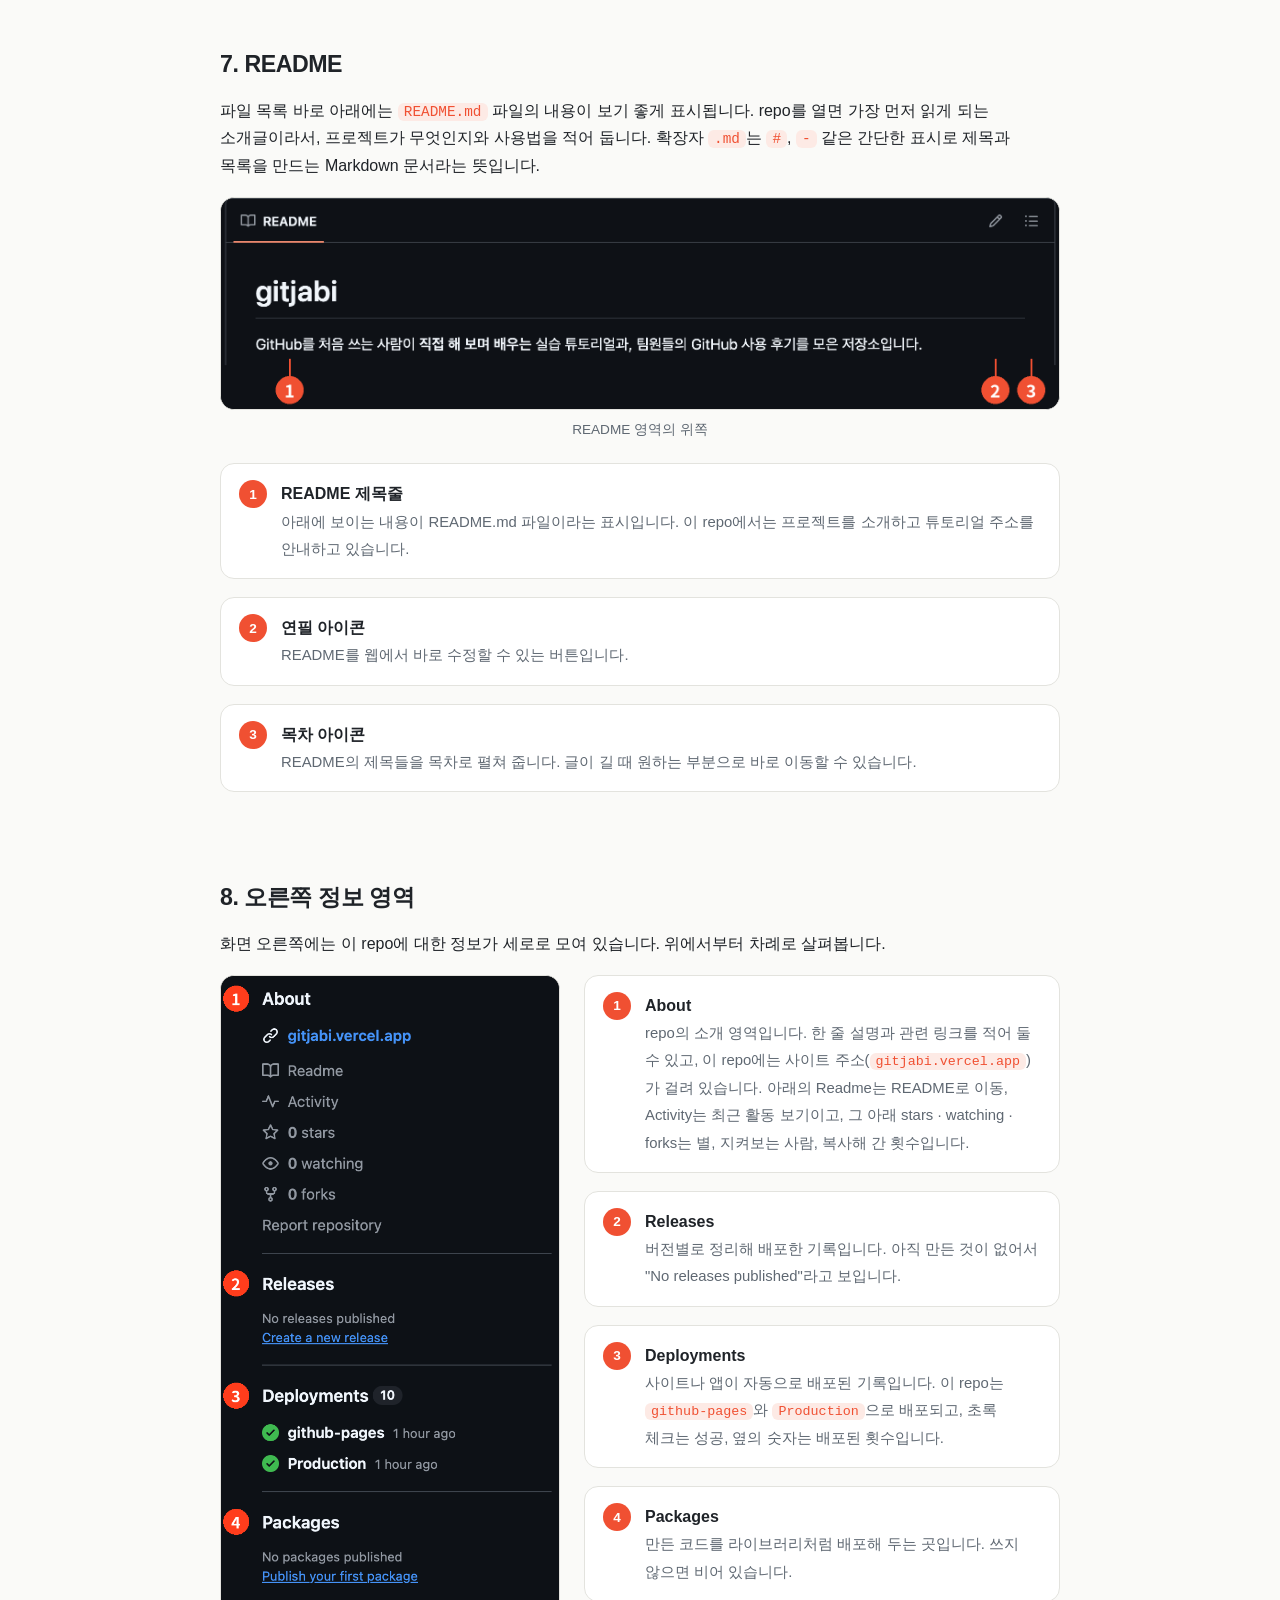
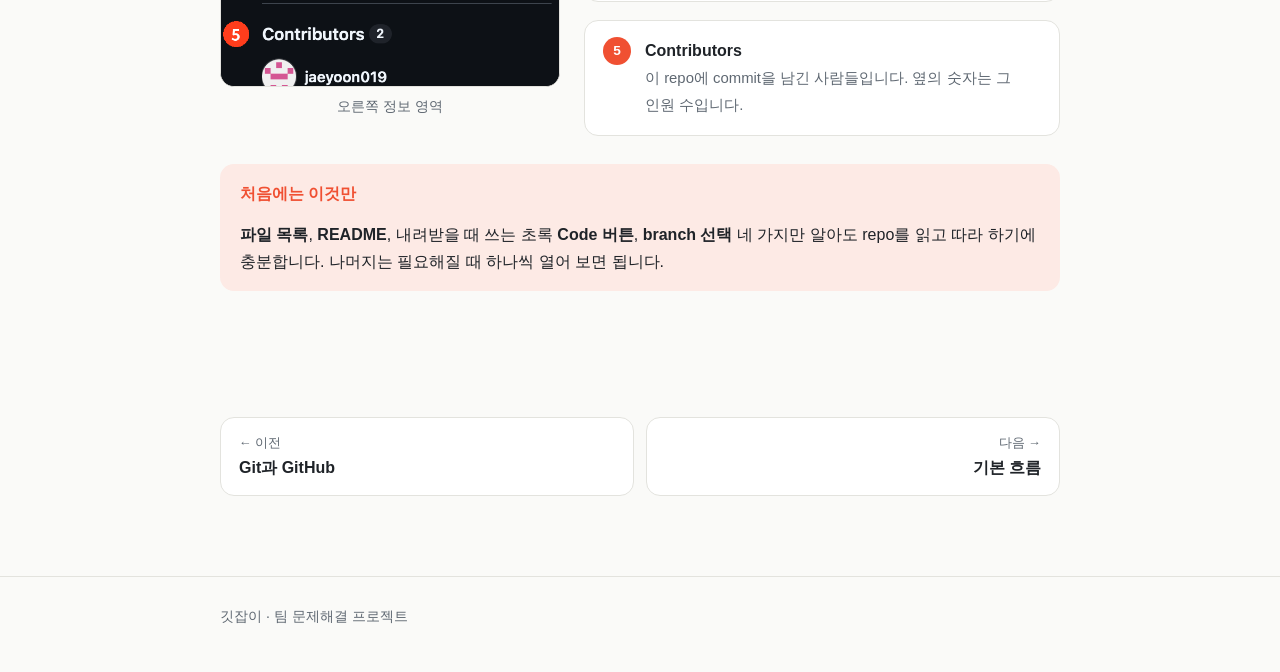
<file: git web/github-site.html>
<!DOCTYPE html>
<html lang="ko">
<head>
  <meta charset="UTF-8">
  <meta name="viewport" content="width=device-width, initial-scale=1">
  <title>GitHub 화면 살펴보기 · 깃잡이</title>
  <meta name="description" content="GitHub 저장소 페이지의 맨 위 바, 탭 메뉴, repo 제목줄, 파일 목록, README 등을 하나씩 설명한 페이지">
  <link rel="stylesheet" href="style.css">
</head>
<body>

  <!-- 상단 메뉴: 모든 페이지에 같은 메뉴를 넣습니다 -->
  <header class="site-nav">
    <div class="wrap">
      <a class="brand" href="index.html">깃<span>잡이</span></a>
      <a class="link" href="index.html">홈</a>
      <a class="link" href="git-github.html">Git과 GitHub</a>
      <a class="link" href="github-site.html" aria-current="page">GitHub 화면</a>
      <a class="link" href="workflow.html">기본 흐름</a>
      <a class="link" href="team.html">팀 작업</a>
      <a class="link" href="undo.html">되돌리기</a>
    </div>
  </header>

  <main class="wrap prose">

    <!-- 제목 -->
    <div class="page-head">
      <p class="eyebrow">02 · GitHub 화면</p>
      <h1>GitHub 화면 살펴보기</h1>
      <p class="lead">
        저장소(repo) 페이지를 열면 가장 먼저 보이는 화면을
        위에서부터 하나씩 알아봅니다.
      </p>
    </div>

    <!-- 화면 전체 보기 -->
    <section id="full-view">
      <h2>화면 전체 보기</h2>
      <p>
        아래에서 설명할 부분을 한 화면에 모두 표시했습니다.
        설명을 읽다가 어디를 말하는지 헷갈리면 이 그림으로 돌아와 보세요.
      </p>

      <figure class="shot">
        <div class="shot-scroll">
          <img src="images/github-full-overview.png" width="1800" height="1059"
               style="min-width: 760px"
               alt="깃잡이 repo 화면 전체. 맨 위 바, 탭 메뉴, repo 제목줄, branch와 검색 줄, 최근 commit, 파일 목록, README, 오른쪽 정보 영역에 번호가 표시되어 있다">
        </div>
        <figcaption>네모 번호는 아래 섹션 번호, 빨간 동그라미 번호는 그 섹션 안의 항목 번호입니다</figcaption>
      </figure>

      <ul class="legend">
        <li><b>1</b>맨 위 바</li>
        <li><b>2</b>탭 메뉴</li>
        <li><b>3</b>repo 제목줄</li>
        <li><b>4</b>branch · 검색 · Code 버튼 줄</li>
        <li><b>5</b>가장 최근 commit</li>
        <li><b>6</b>파일 목록</li>
        <li><b>7</b>README</li>
        <li><b>8</b>오른쪽 정보 영역</li>
      </ul>
    </section>

    <!-- 전체 모습 -->
    <section id="overview">
      <h2>위쪽은 세 줄로 나뉩니다</h2>
      <p>repo 페이지의 위쪽은 크게 세 부분입니다.</p>

      <figure class="shot">
        <div class="shot-scroll">
          <img src="images/github-top-overview.png" width="1600" height="186"
               style="min-width: 760px"
               alt="깃잡이 repo 화면의 위쪽. 맨 위 바, 탭 메뉴, repo 제목줄 세 줄이 표시되어 있다">
        </div>
        <figcaption>깃잡이 repo 화면의 위쪽</figcaption>
      </figure>

      <ul>
        <li><strong>맨 위 바</strong>: 어느 화면에서나 보이는 공통 메뉴입니다. 검색, 새로 만들기, 알림, 프로필이 여기 있습니다.</li>
        <li><strong>탭 메뉴</strong>: 이 repo에서 할 수 있는 기능을 종류별로 모아 둔 줄입니다.</li>
        <li><strong>repo 제목줄</strong>: 이 repo의 이름과 공개 여부, Watch · Fork · Star 버튼이 있습니다.</li>
      </ul>

      <p>그 아래로는 Code 탭의 본문(branch와 파일 검색 줄, 최근 commit, 파일 목록, README, 오른쪽 정보 영역)이 이어지고, 이것도 아래에서 차례로 설명합니다.</p>

      <div class="callout">
        <p class="callout-title">화면이 조금 다르게 보여도 괜찮아요</p>
        <p>
          스크린샷은 어두운 화면(다크 모드)이고, 밝은 화면에서도 구성은 같습니다.
          GitHub는 화면을 자주 바꾸기 때문에 메뉴 이름이나 위치가 조금 다를 수 있습니다.
        </p>
      </div>
    </section>

    <!-- 맨 위 바 -->
    <section id="topbar">
      <h2>1. 맨 위 바</h2>
      <p>어느 repo를 열어도, 어느 화면으로 넘어가도 맨 위에 계속 보이는 줄입니다. 번호 순서대로 왼쪽부터 설명합니다.</p>

      <figure class="shot">
        <div class="shot-scroll">
          <img src="images/github-topbar.png" width="1780" height="208"
               style="min-width: 760px"
               alt="맨 위 바. 왼쪽부터 메뉴 버튼, GitHub 로고, 소유자와 repo 이름, 검색창, Copilot, 새로 만들기, 이슈와 풀 리퀘스트, 알림, 프로필 사진에 1번부터 9번까지 번호가 붙어 있다">
        </div>
        <figcaption>가운데 빈 공간은 생략했습니다</figcaption>
      </figure>

      <ol class="steps">
        <li>
          <span class="badge">1</span>
          <div><strong>메뉴 버튼</strong><span>눌러서 열리는 메뉴로 GitHub의 주요 화면으로 이동할 수 있습니다.</span></div>
        </li>
        <li>
          <span class="badge">2</span>
          <div><strong>GitHub 로고</strong><span>누르면 GitHub 첫 화면(홈)으로 돌아갑니다. 로그인하면 처음 보이는 화면이 이곳입니다.</span></div>
        </li>
        <li>
          <span class="badge">3</span>
          <div><strong>소유자 / repo 이름</strong><span>지금 보고 있는 repo가 누구의 어떤 repo인지 알려 줍니다. 이 repo는 <code>jaeyoon019</code>가 소유한 <code>gitjabi</code>입니다.</span></div>
        </li>
        <li>
          <span class="badge">4</span>
          <div><strong>검색창</strong><span>repo, 코드, 사람을 찾습니다. 키보드에서 <code>/</code> 키를 누르면 바로 검색창으로 이동합니다.</span></div>
        </li>
        <li>
          <span class="badge">5</span>
          <div><strong>Copilot</strong><span>GitHub의 AI 코딩 도우미를 여는 버튼입니다. 처음에는 몰라도 됩니다.</span></div>
        </li>
        <li>
          <span class="badge">6</span>
          <div><strong>+ 버튼</strong><span>새 repo 같은 것을 만들 때 씁니다. 새 repo를 만들려면 여기서 <code>New repository</code>를 고릅니다.</span></div>
        </li>
        <li>
          <span class="badge">7</span>
          <div><strong>Issues · Pull requests 아이콘</strong><span>내가 만들었거나 나에게 배정된 이슈와 Pull Request를 한 번에 모아 보는 바로가기입니다. 여러 repo에 참여할수록 편해집니다.</span></div>
        </li>
        <li>
          <span class="badge">8</span>
          <div><strong>알림</strong><span>나에게 온 알림을 모아 봅니다. 리뷰 요청, 나를 언급한 댓글 같은 것이 여기에 쌓입니다.</span></div>
        </li>
        <li>
          <span class="badge">9</span>
          <div><strong>프로필 사진</strong><span>누르면 내 프로필, 내 repo 목록, 설정, 로그아웃 메뉴가 열립니다.</span></div>
        </li>
      </ol>
    </section>

    <!-- 탭 메뉴 -->
    <section id="tabs">
      <h2>2. 탭 메뉴</h2>
      <p>
        이 repo에서 할 수 있는 기능이 탭으로 나뉘어 있습니다.
        지금 보고 있는 탭에는 주황색 밑줄이 표시되고, 스크린샷에서는 <strong>Code</strong> 탭이 선택된 상태입니다.
      </p>

      <figure class="shot">
        <div class="shot-scroll">
          <img src="images/github-tabs.png" width="2200" height="90"
               style="min-width: 800px"
               alt="탭 메뉴. 왼쪽부터 Code, Issues, Pull requests, Agents, Actions, Projects, Wiki, Security and quality, Insights, Settings">
        </div>
        <figcaption>왼쪽부터 Code · Issues · Pull requests · Agents · Actions · Projects · Wiki · Security and quality · Insights · Settings</figcaption>
      </figure>

      <div class="table-wrap">
        <table>
          <thead>
            <tr><th>탭</th><th>하는 일</th></tr>
          </thead>
          <tbody>
            <tr>
              <th>Code <span class="tag">자주 씀</span></th>
              <td>파일과 폴더를 보는 기본 화면입니다. repo를 열면 처음 보이는 곳입니다.</td>
            </tr>
            <tr>
              <th>Issues <span class="tag">자주 씀</span></th>
              <td>할 일, 버그, 아이디어를 글로 등록하고 담당자를 정하는 게시판입니다. 팀 프로젝트에서 역할을 나눌 때 씁니다.</td>
            </tr>
            <tr>
              <th>Pull requests <span class="tag">자주 씀</span></th>
              <td>"내 변경을 합쳐 주세요"라는 요청이 모이는 곳입니다. 요청을 확인하고 의견을 남기고, 합치는 일까지 여기서 합니다.</td>
            </tr>
            <tr>
              <th>Agents</th>
              <td>AI(Copilot 코딩 에이전트)에게 작업을 맡기고 진행 상황을 확인하는 곳입니다. 처음에는 몰라도 됩니다.</td>
            </tr>
            <tr>
              <th>Actions</th>
              <td>코드를 올릴 때 테스트나 빌드 같은 작업을 자동으로 실행해 주는 기능입니다. 실행 기록도 여기서 봅니다.</td>
            </tr>
            <tr>
              <th>Projects</th>
              <td>할 일을 "할 일 / 진행 중 / 완료" 같은 보드로 관리하는 기능입니다.</td>
            </tr>
            <tr>
              <th>Wiki</th>
              <td>설명 문서를 따로 정리해 두는 공간입니다.</td>
            </tr>
            <tr>
              <th>Security and quality</th>
              <td>보안 경고와 코드 품질 점검 결과를 모아 보는 곳입니다. 예전에는 Security라는 이름이었습니다.</td>
            </tr>
            <tr>
              <th>Insights</th>
              <td>누가 얼마나 작업했는지, commit이 언제 쌓였는지 같은 활동 통계를 그래프로 보여 줍니다.</td>
            </tr>
            <tr>
              <th>Settings</th>
              <td>repo 이름, 공개 여부, 팀원 초대(Collaborators) 같은 관리 설정입니다. 관리 권한이 있는 사람에게만 보입니다.</td>
            </tr>
          </tbody>
        </table>
      </div>

      <div class="callout">
        <p class="callout-title">처음에는 세 개만</p>
        <p>팀 프로젝트에서는 <strong>Code</strong>, <strong>Issues</strong>, <strong>Pull requests</strong> 세 탭을 가장 자주 씁니다. 나머지는 필요해질 때 하나씩 열어 보면 됩니다.</p>
      </div>
    </section>

    <!-- repo 제목줄 -->
    <section id="repo-title">
      <h2>3. repo 제목줄</h2>
      <p>탭 메뉴 바로 아래, 이 repo가 어떤 repo인지 알려 주는 줄입니다.</p>

      <figure class="shot">
        <div class="shot-scroll">
          <img src="images/github-repo-title.png" width="1185" height="193"
               style="min-width: 620px"
               alt="repo 제목줄. 왼쪽에 repo 이름과 Public 표시, 오른쪽에 Watch, Fork, Star 버튼이 있고 1번부터 5번까지 번호가 붙어 있다">
        </div>
        <figcaption>가운데 빈 공간은 생략했습니다</figcaption>
      </figure>

      <ol class="steps">
        <li>
          <span class="badge">1</span>
          <div><strong>repo 이름</strong><span>이 repo의 이름입니다. 앞의 동그란 그림은 소유자의 프로필 이미지입니다.</span></div>
        </li>
        <li>
          <span class="badge">2</span>
          <div><strong>Public 표시</strong><span>누구나 볼 수 있는 공개 repo라는 뜻입니다. 비공개(Private)라면 초대받은 사람만 볼 수 있습니다.</span></div>
        </li>
        <li>
          <span class="badge">3</span>
          <div><strong>Watch</strong><span>이 repo에 생기는 활동을 알림으로 받을지 정합니다. 옆의 숫자는 지켜보는 사람 수이고, 화살표로 알림 범위를 고를 수 있습니다.</span></div>
        </li>
        <li>
          <span class="badge">4</span>
          <div><strong>Fork</strong><span>이 repo를 통째로 내 계정으로 복사해 가는 기능입니다. 오픈소스에 기여할 때 주로 쓰고, 팀 프로젝트에서는 거의 쓰지 않습니다. 숫자는 복사해 간 횟수입니다.</span></div>
        </li>
        <li>
          <span class="badge">5</span>
          <div><strong>Star</strong><span>마음에 드는 repo에 별을 달아 두는 북마크 겸 "좋아요"입니다. 숫자는 별을 누른 사람 수입니다.</span></div>
        </li>
      </ol>

      <div class="callout">
        <p class="callout-title">숫자가 0이어도 이상한 게 아니에요</p>
        <p>Watch, Fork, Star 옆의 숫자는 그 버튼을 누른 사람 수입니다. 새로 만든 repo는 모두 0에서 시작합니다.</p>
      </div>
    </section>

    <!-- Code 탭 본문: branch · 검색 · Code 버튼 -->
    <section id="code-toolbar">
      <h2>4. branch · 파일 검색 · Code 버튼 줄</h2>
      <p>여기서부터는 Code 탭을 열었을 때 보이는 본문입니다. 먼저 파일 목록 바로 위에 있는 한 줄입니다.</p>

      <figure class="shot">
        <div class="shot-scroll">
          <img src="images/github-code-toolbar.png" width="1825" height="171"
               style="min-width: 700px"
               alt="파일 목록 위의 한 줄. 왼쪽부터 main 브랜치 선택, 1 Branch, 0 Tags, 파일 검색창, Add file 버튼, 초록색 Code 버튼에 1번부터 6번까지 번호가 붙어 있다">
        </div>
        <figcaption>파일 목록 위의 한 줄</figcaption>
      </figure>

      <ol class="steps">
        <li>
          <span class="badge">1</span>
          <div><strong>branch 선택 (main ▾)</strong><span>지금 보고 있는 branch(작업 갈래)의 이름입니다. 처음에는 <code>main</code> 하나뿐이고, 눌러서 다른 branch로 바꾸면 아래 파일 목록도 그 branch 기준으로 바뀝니다.</span></div>
        </li>
        <li>
          <span class="badge">2</span>
          <div><strong>1 Branch</strong><span>이 repo에 있는 branch의 개수입니다. 누르면 목록을 볼 수 있습니다.</span></div>
        </li>
        <li>
          <span class="badge">3</span>
          <div><strong>0 Tags</strong><span>tag는 "v1.0"처럼 특정 시점의 commit에 붙이는 이름표(버전 표시)입니다. 쓰지 않으면 0이고, 처음에는 몰라도 됩니다.</span></div>
        </li>
        <li>
          <span class="badge">4</span>
          <div><strong>Go to file</strong><span>파일 이름으로 repo 안의 파일을 바로 찾습니다. 오른쪽의 <code>T</code>는 단축키라서, 키보드에서 <code>T</code>를 누르면 바로 열립니다.</span></div>
        </li>
        <li>
          <span class="badge">5</span>
          <div><strong>Add file</strong><span>웹에서 바로 새 파일을 만들거나(Create new file), 내 컴퓨터의 파일을 올릴 수 있습니다(Upload files).</span></div>
        </li>
        <li>
          <span class="badge">6</span>
          <div><strong>Code (초록 버튼)</strong><span>누르면 이 repo를 내 컴퓨터로 내려받을 때 쓰는 주소(clone 주소)를 복사하거나, ZIP 파일로 받을 수 있는 메뉴가 열립니다.</span></div>
        </li>
      </ol>
    </section>

    <!-- 최근 commit -->
    <section id="latest-commit">
      <h2>5. 가장 최근 commit</h2>
      <p>파일 목록 바로 위에는 이 branch에 마지막으로 반영된 commit의 정보가 한 줄로 나옵니다.</p>

      <figure class="shot">
        <div class="shot-scroll">
          <img src="images/github-commit-row.png" width="1825" height="214"
               style="min-width: 700px"
               alt="가장 최근 commit 줄. 작성자와 commit 메시지, 초록색 체크 표시, commit 번호와 시간, 13 Commits 버튼에 1번부터 4번까지 번호가 붙어 있다">
        </div>
        <figcaption>가장 최근 commit 줄</figcaption>
      </figure>

      <ol class="steps">
        <li>
          <span class="badge">1</span>
          <div><strong>작성자와 commit 메시지</strong><span>가장 최근 commit을 만든 사람과 그 commit에 적은 메시지입니다. 앞의 동그란 그림은 작성자의 프로필 이미지입니다.</span></div>
        </li>
        <li>
          <span class="badge">2</span>
          <div><strong>상태 아이콘</strong><span>그 commit에 대한 자동 확인(배포 등)의 결과입니다. 초록 체크는 성공, 노란 점은 진행 중, 빨간 X는 실패를 뜻합니다.</span></div>
        </li>
        <li>
          <span class="badge">3</span>
          <div><strong>번호와 시간</strong><span><code>86683b5</code>는 commit마다 붙는 고유 번호(해시)의 앞부분이고, <code>1 hour ago</code>는 올라온 시점입니다. 번호를 누르면 그 commit에서 무엇이 바뀌었는지 볼 수 있습니다.</span></div>
        </li>
        <li>
          <span class="badge">4</span>
          <div><strong>13 Commits</strong><span>지금까지 쌓인 commit의 개수입니다. 누르면 누가 언제 무엇을 바꿨는지 전체 이력이 시간순으로 나옵니다.</span></div>
        </li>
      </ol>
    </section>

    <!-- 파일 목록 -->
    <section id="file-list">
      <h2>6. 파일 목록</h2>
      <p>이 repo에 들어 있는 폴더와 파일입니다. 폴더가 위에, 파일이 아래에 모여 있습니다.</p>

      <figure class="shot">
        <div class="shot-scroll">
          <img src="images/github-file-list.png" width="1825" height="353"
               style="min-width: 700px"
               alt="파일 목록. docs와 reviews 폴더, README.md 파일이 있고, 각 줄에 마지막 commit 메시지와 시간이 표시되어 있다. 이름, commit 메시지, 시간에 1번부터 3번까지 번호가 붙어 있다">
        </div>
        <figcaption>폴더 두 개와 파일 하나가 있는 목록</figcaption>
      </figure>

      <ol class="steps">
        <li>
          <span class="badge">1</span>
          <div><strong>폴더·파일 이름</strong><span>폴더 아이콘은 폴더, 문서 아이콘은 파일입니다. 이름을 누르면 폴더 안으로 들어가거나 파일 내용을 볼 수 있습니다.</span></div>
        </li>
        <li>
          <span class="badge">2</span>
          <div><strong>마지막 commit 메시지</strong><span>그 폴더나 파일을 마지막으로 바꾼 commit의 메시지입니다. 어디가 최근에 바뀌었는지 한눈에 보입니다.</span></div>
        </li>
        <li>
          <span class="badge">3</span>
          <div><strong>시간</strong><span>그 commit이 올라온 시점입니다. <code>last month</code>, <code>1 hour ago</code>처럼 지금을 기준으로 표시됩니다.</span></div>
        </li>
      </ol>
    </section>

    <!-- README -->
    <section id="readme">
      <h2>7. README</h2>
      <p>
        파일 목록 바로 아래에는 <code>README.md</code> 파일의 내용이 보기 좋게 표시됩니다.
        repo를 열면 가장 먼저 읽게 되는 소개글이라서, 프로젝트가 무엇인지와 사용법을 적어 둡니다.
        확장자 <code>.md</code>는 <code>#</code>, <code>-</code> 같은 간단한 표시로 제목과 목록을 만드는 Markdown 문서라는 뜻입니다.
      </p>

      <figure class="shot">
        <div class="shot-scroll">
          <img src="images/github-readme.png" width="1825" height="461"
               style="min-width: 700px"
               alt="README 영역의 위쪽. README 제목줄, 연필 아이콘, 목차 아이콘에 1번부터 3번까지 번호가 붙어 있고, 아래에 프로젝트 소개 문장이 보인다">
        </div>
        <figcaption>README 영역의 위쪽</figcaption>
      </figure>

      <ol class="steps">
        <li>
          <span class="badge">1</span>
          <div><strong>README 제목줄</strong><span>아래에 보이는 내용이 README.md 파일이라는 표시입니다. 이 repo에서는 프로젝트를 소개하고 튜토리얼 주소를 안내하고 있습니다.</span></div>
        </li>
        <li>
          <span class="badge">2</span>
          <div><strong>연필 아이콘</strong><span>README를 웹에서 바로 수정할 수 있는 버튼입니다.</span></div>
        </li>
        <li>
          <span class="badge">3</span>
          <div><strong>목차 아이콘</strong><span>README의 제목들을 목차로 펼쳐 줍니다. 글이 길 때 원하는 부분으로 바로 이동할 수 있습니다.</span></div>
        </li>
      </ol>
    </section>

    <!-- 오른쪽 정보 영역 -->
    <section id="sidebar">
      <h2>8. 오른쪽 정보 영역</h2>
      <p>화면 오른쪽에는 이 repo에 대한 정보가 세로로 모여 있습니다. 위에서부터 차례로 살펴봅니다.</p>

      <div class="split">
        <figure class="shot">
          <div class="shot-scroll">
            <img src="images/github-sidebar.png" width="635" height="1334"
                 alt="오른쪽 정보 영역. 위에서부터 About, Releases, Deployments, Packages, Contributors에 1번부터 5번까지 번호가 붙어 있다">
          </div>
          <figcaption>오른쪽 정보 영역</figcaption>
        </figure>

        <ol class="steps">
          <li>
            <span class="badge">1</span>
            <div><strong>About</strong><span>repo의 소개 영역입니다. 한 줄 설명과 관련 링크를 적어 둘 수 있고, 이 repo에는 사이트 주소(<code>gitjabi.vercel.app</code>)가 걸려 있습니다. 아래의 Readme는 README로 이동, Activity는 최근 활동 보기이고, 그 아래 stars · watching · forks는 별, 지켜보는 사람, 복사해 간 횟수입니다.</span></div>
          </li>
          <li>
            <span class="badge">2</span>
            <div><strong>Releases</strong><span>버전별로 정리해 배포한 기록입니다. 아직 만든 것이 없어서 "No releases published"라고 보입니다.</span></div>
          </li>
          <li>
            <span class="badge">3</span>
            <div><strong>Deployments</strong><span>사이트나 앱이 자동으로 배포된 기록입니다. 이 repo는 <code>github-pages</code>와 <code>Production</code>으로 배포되고, 초록 체크는 성공, 옆의 숫자는 배포된 횟수입니다.</span></div>
          </li>
          <li>
            <span class="badge">4</span>
            <div><strong>Packages</strong><span>만든 코드를 라이브러리처럼 배포해 두는 곳입니다. 쓰지 않으면 비어 있습니다.</span></div>
          </li>
          <li>
            <span class="badge">5</span>
            <div><strong>Contributors</strong><span>이 repo에 commit을 남긴 사람들입니다. 옆의 숫자는 그 인원 수입니다.</span></div>
          </li>
        </ol>
      </div>

      <div class="callout">
        <p class="callout-title">처음에는 이것만</p>
        <p>
          <strong>파일 목록</strong>, <strong>README</strong>, 내려받을 때 쓰는 초록 <strong>Code 버튼</strong>,
          <strong>branch 선택</strong> 네 가지만 알아도 repo를 읽고 따라 하기에 충분합니다.
          나머지는 필요해질 때 하나씩 열어 보면 됩니다.
        </p>
      </div>
    </section>

    <section id="pager">
      <nav class="pager" aria-label="페이지 이동">
        <a class="prev" href="git-github.html"><small>← 이전</small>Git과 GitHub</a>
        <a class="next" href="workflow.html"><small>다음 →</small>기본 흐름</a>
      </nav>
    </section>

  </main>

  <footer class="site-footer">
    <div class="wrap">깃잡이 · 팀 문제해결 프로젝트</div>
  </footer>

</body>
</html>
</file>
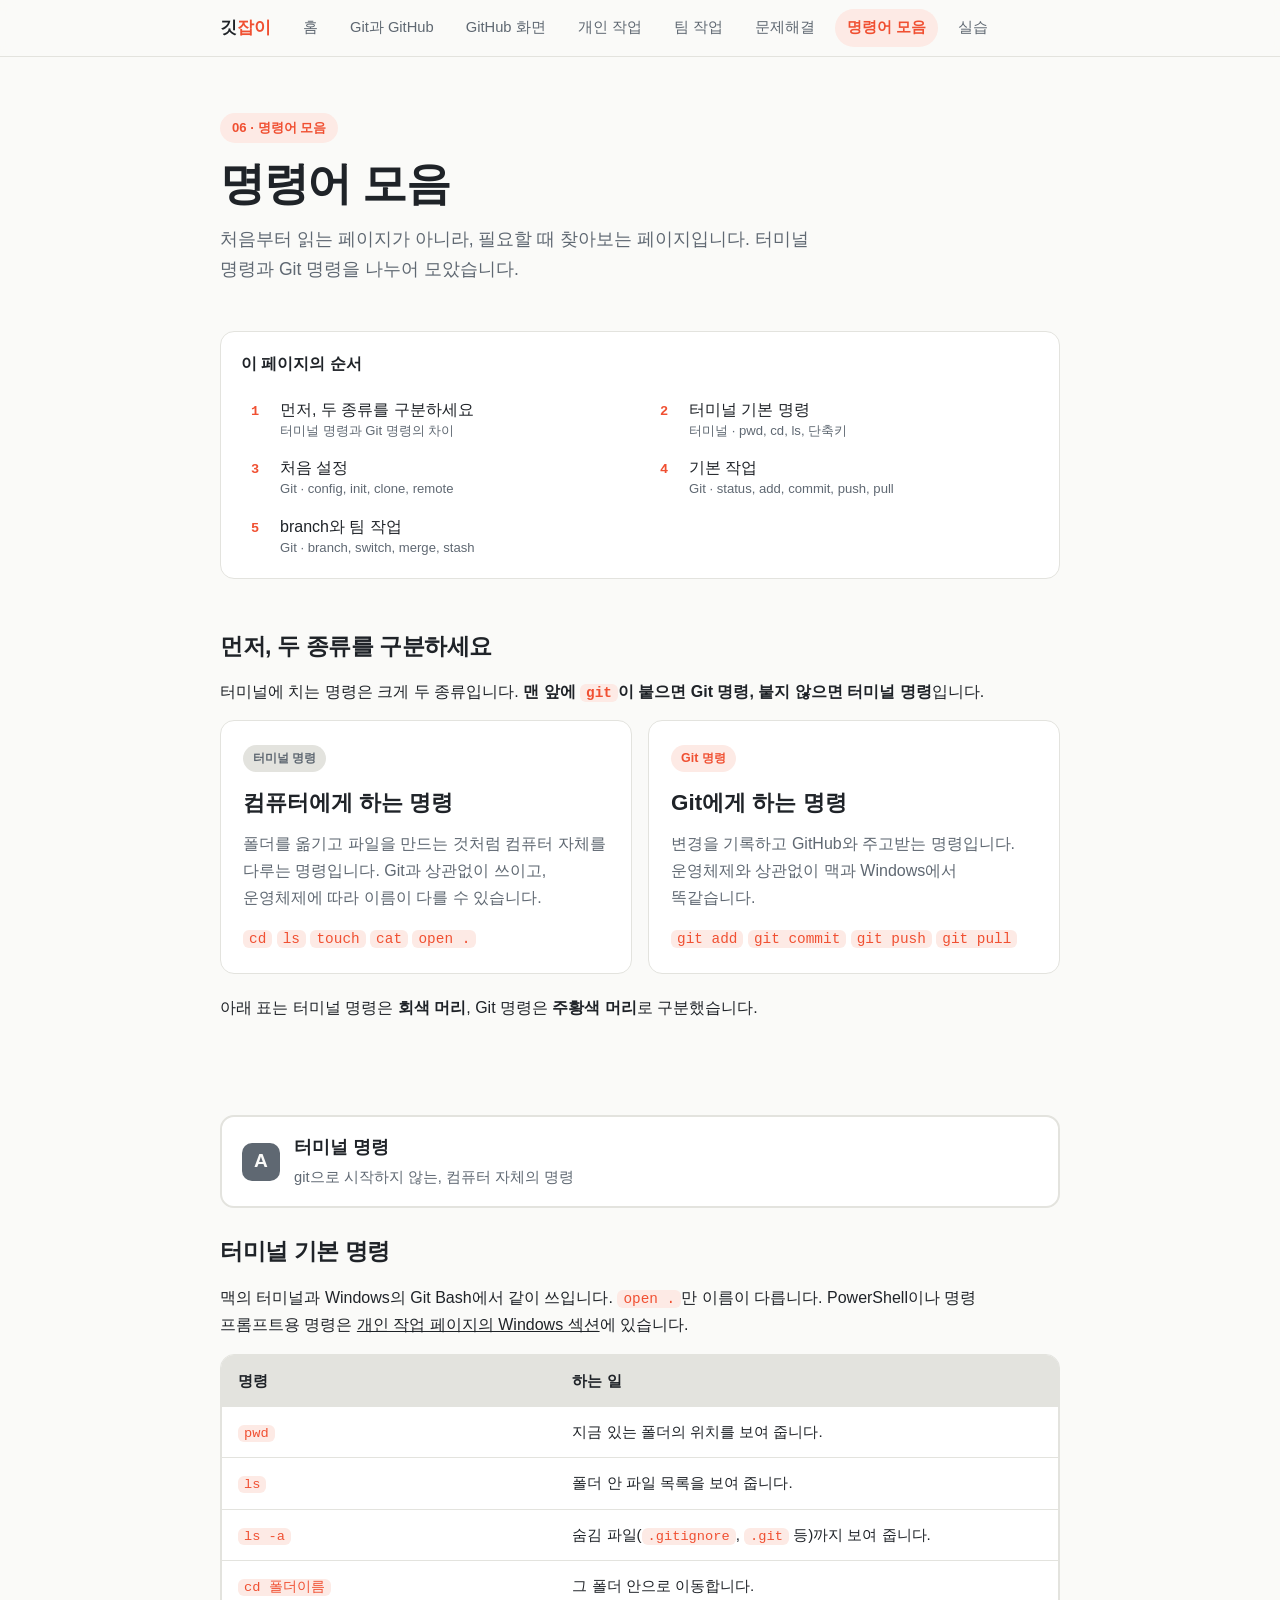
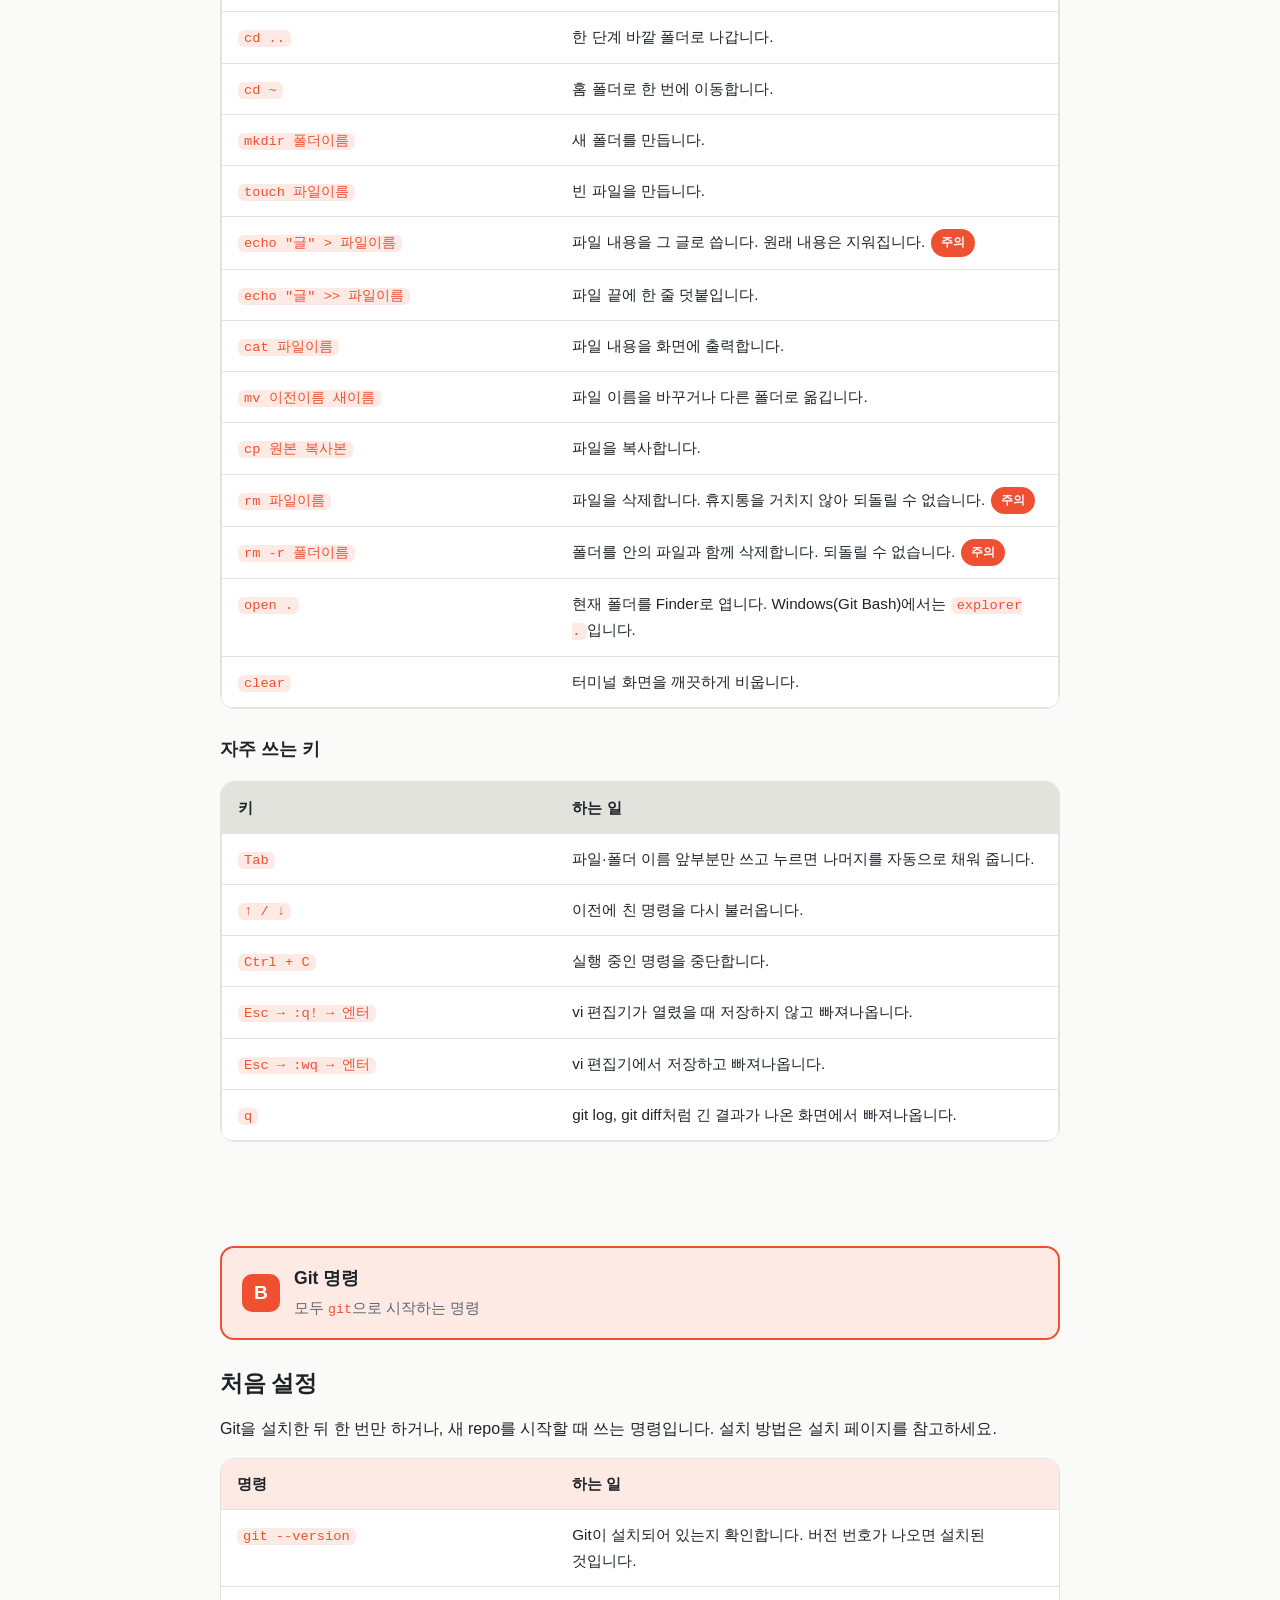
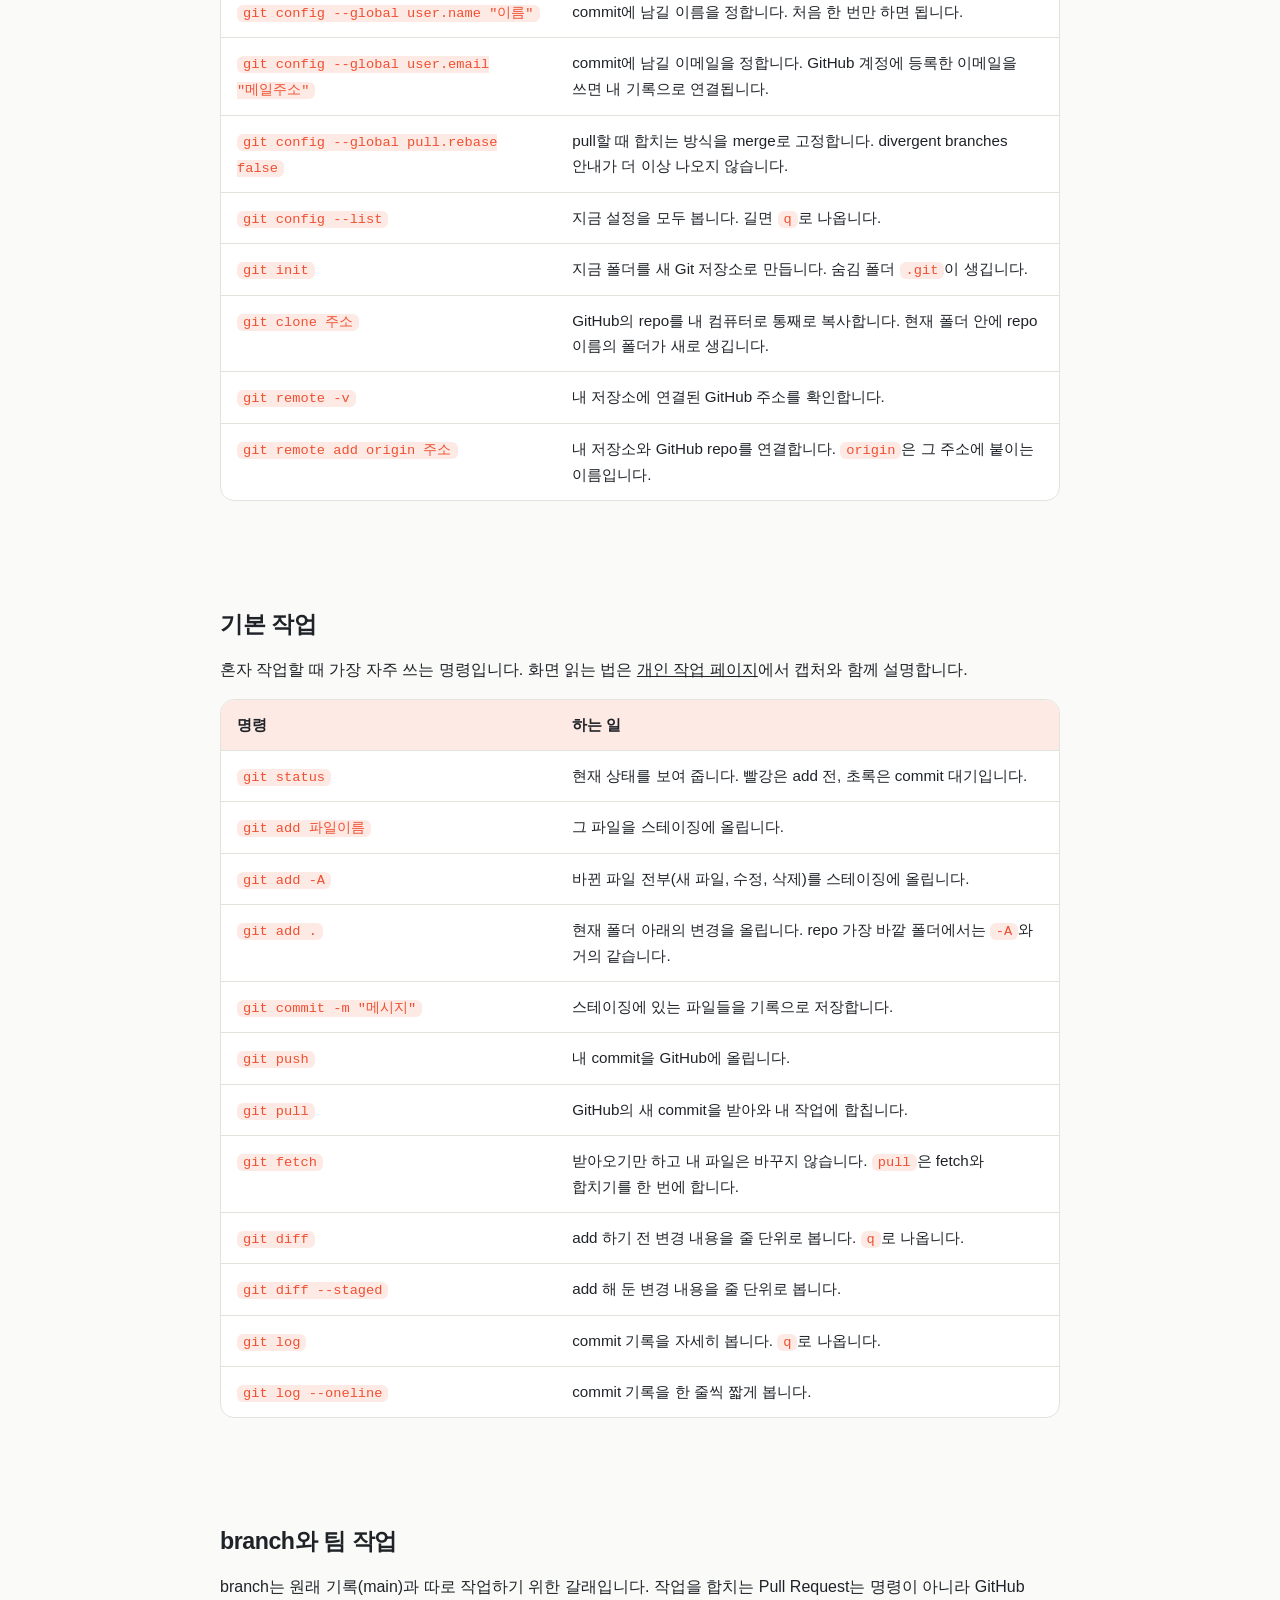
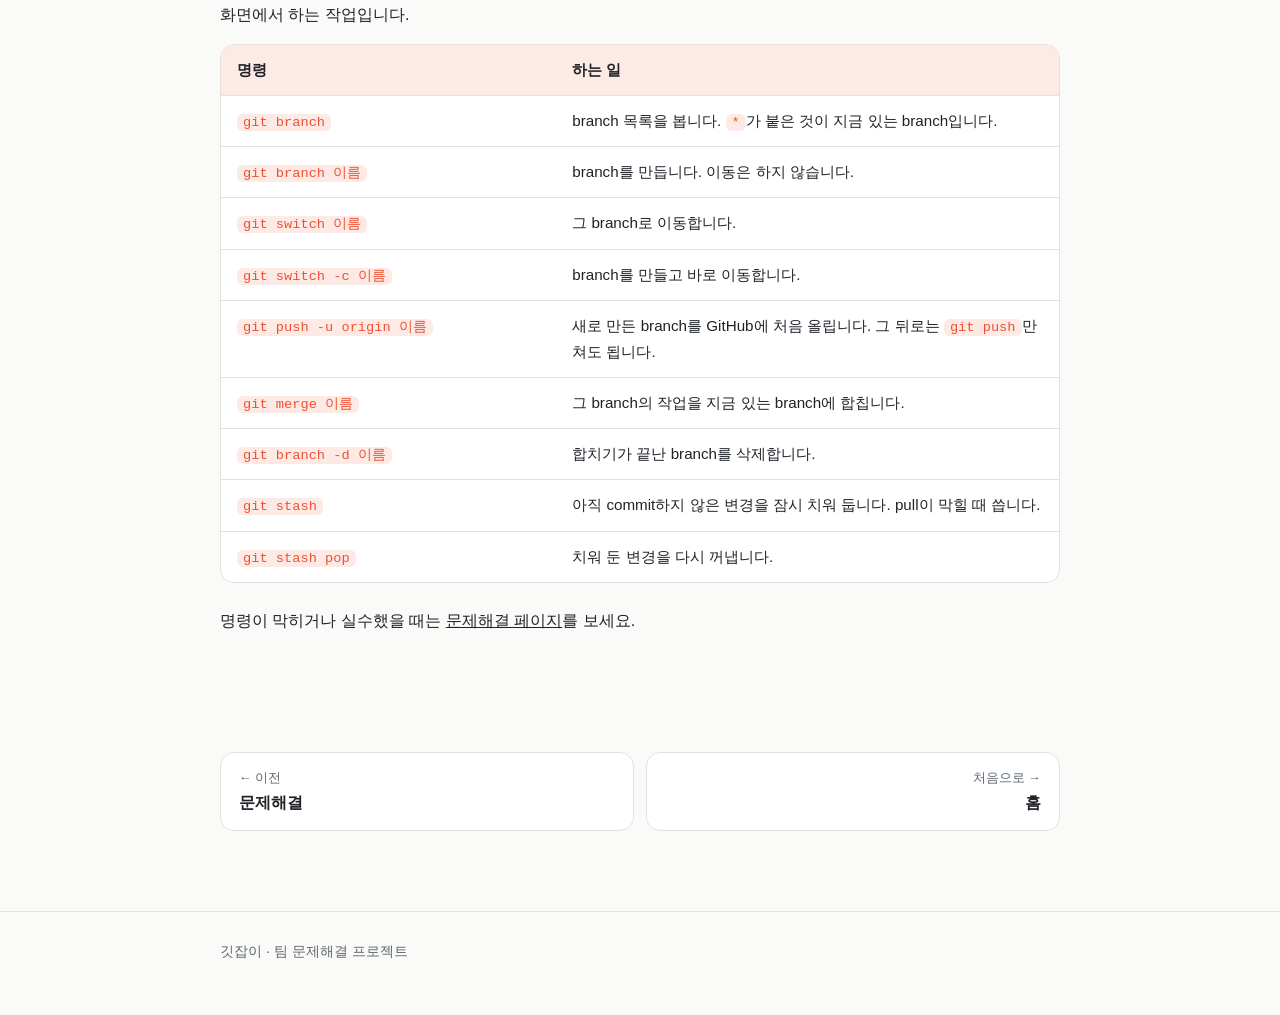
<file: docs/guide/commands.html>
<!DOCTYPE html>
<html lang="ko">
<head>
  <meta charset="UTF-8">
  <meta name="viewport" content="width=device-width, initial-scale=1">
  <title>명령어 모음 · 깃잡이</title>
  <meta name="description" content="터미널 기본 명령과 Git 명령어를 구분해 한곳에 모은 정리 페이지">
  <link rel="stylesheet" href="style.css">
</head>
<body>

  <!-- 상단 메뉴: 모든 페이지에 같은 메뉴를 넣습니다 -->
  <header class="site-nav">
    <div class="wrap">
      <a class="brand" href="index.html">깃<span>잡이</span></a>
      <a class="link" href="index.html">홈</a>
      <a class="link" href="git-github.html">Git과 GitHub</a>
      <a class="link" href="github-site.html">GitHub 화면</a>
      <a class="link" href="workflow.html">개인 작업</a>
      <a class="link" href="team.html">팀 작업</a>
      <a class="link" href="troubleshoot.html">문제해결</a>
      <a class="link" href="commands.html" aria-current="page">명령어 모음</a>
      <a class="link" href="practice/index.html">실습</a>
    </div>
  </header>

  <main class="wrap prose">

    <div class="page-head">
      <p class="eyebrow">06 · 명령어 모음</p>
      <h1>명령어 모음</h1>
      <p class="lead">
        처음부터 읽는 페이지가 아니라, 필요할 때 찾아보는 페이지입니다.
        터미널 명령과 Git 명령을 나누어 모았습니다.
      </p>
    </div>

    <nav class="toc" aria-label="이 페이지의 목차">
      <p class="toc-title">이 페이지의 순서</p>
      <ol>
        <li><a href="#kinds"><b>1</b><span>먼저, 두 종류를 구분하세요<small>터미널 명령과 Git 명령의 차이</small></span></a></li>
        <li><a href="#terminal"><b>2</b><span>터미널 기본 명령<small>터미널 · pwd, cd, ls, 단축키</small></span></a></li>
        <li><a href="#setup"><b>3</b><span>처음 설정<small>Git · config, init, clone, remote</small></span></a></li>
        <li><a href="#basic"><b>4</b><span>기본 작업<small>Git · status, add, commit, push, pull</small></span></a></li>
        <li><a href="#team"><b>5</b><span>branch와 팀 작업<small>Git · branch, switch, merge, stash</small></span></a></li>
      </ol>
    </nav>

    <section id="kinds">
      <h2>먼저, 두 종류를 구분하세요</h2>
      <p>
        터미널에 치는 명령은 크게 두 종류입니다. <strong>맨 앞에 <code>git</code>이 붙으면 Git 명령, 붙지 않으면 터미널 명령</strong>입니다.
      </p>
      <div class="compare">
        <div class="compare-card">
          <span class="tag gray">터미널 명령</span>
          <h3>컴퓨터에게 하는 명령</h3>
          <p>
            폴더를 옮기고 파일을 만드는 것처럼 컴퓨터 자체를 다루는 명령입니다.
            Git과 상관없이 쓰이고, 운영체제에 따라 이름이 다를 수 있습니다.
          </p>
          <p class="eg"><code>cd</code> <code>ls</code> <code>touch</code> <code>cat</code> <code>open .</code></p>
        </div>
        <div class="compare-card">
          <span class="tag">Git 명령</span>
          <h3>Git에게 하는 명령</h3>
          <p>
            변경을 기록하고 GitHub와 주고받는 명령입니다.
            운영체제와 상관없이 맥과 Windows에서 똑같습니다.
          </p>
          <p class="eg"><code>git add</code> <code>git commit</code> <code>git push</code> <code>git pull</code></p>
        </div>
      </div>
      <p>아래 표는 터미널 명령은 <strong>회색 머리</strong>, Git 명령은 <strong>주황색 머리</strong>로 구분했습니다.</p>
    </section>

    <div class="part-banner">
      <b>A</b>
      <div><strong>터미널 명령</strong><span>git으로 시작하지 않는, 컴퓨터 자체의 명령</span></div>
    </div>

    <section id="terminal">
      <h2>터미널 기본 명령</h2>
      <p>
        맥의 터미널과 Windows의 Git Bash에서 같이 쓰입니다. <code>open .</code>만 이름이 다릅니다.
        PowerShell이나 명령 프롬프트용 명령은 <a href="workflow.html#windows">개인 작업 페이지의 Windows 섹션</a>에 있습니다.
      </p>
      <div class="table-wrap">
        <table class="cmd-table term">
          <thead><tr><th>명령</th><th>하는 일</th></tr></thead>
          <tbody>
            <tr><td><code>pwd</code></td><td>지금 있는 폴더의 위치를 보여 줍니다.</td></tr>
            <tr><td><code>ls</code></td><td>폴더 안 파일 목록을 보여 줍니다.</td></tr>
            <tr><td><code>ls -a</code></td><td>숨김 파일(<code>.gitignore</code>, <code>.git</code> 등)까지 보여 줍니다.</td></tr>
            <tr><td><code>cd 폴더이름</code></td><td>그 폴더 안으로 이동합니다.</td></tr>
            <tr><td><code>cd ..</code></td><td>한 단계 바깥 폴더로 나갑니다.</td></tr>
            <tr><td><code>cd ~</code></td><td>홈 폴더로 한 번에 이동합니다.</td></tr>
            <tr><td><code>mkdir 폴더이름</code></td><td>새 폴더를 만듭니다.</td></tr>
            <tr><td><code>touch 파일이름</code></td><td>빈 파일을 만듭니다.</td></tr>
            <tr><td><code>echo &quot;글&quot; &gt; 파일이름</code></td><td>파일 내용을 그 글로 씁니다. 원래 내용은 지워집니다.<span class="tag warn">주의</span></td></tr>
            <tr><td><code>echo &quot;글&quot; &gt;&gt; 파일이름</code></td><td>파일 끝에 한 줄 덧붙입니다.</td></tr>
            <tr><td><code>cat 파일이름</code></td><td>파일 내용을 화면에 출력합니다.</td></tr>
            <tr><td><code>mv 이전이름 새이름</code></td><td>파일 이름을 바꾸거나 다른 폴더로 옮깁니다.</td></tr>
            <tr><td><code>cp 원본 복사본</code></td><td>파일을 복사합니다.</td></tr>
            <tr><td><code>rm 파일이름</code></td><td>파일을 삭제합니다. 휴지통을 거치지 않아 되돌릴 수 없습니다.<span class="tag warn">주의</span></td></tr>
            <tr><td><code>rm -r 폴더이름</code></td><td>폴더를 안의 파일과 함께 삭제합니다. 되돌릴 수 없습니다.<span class="tag warn">주의</span></td></tr>
            <tr><td><code>open .</code></td><td>현재 폴더를 Finder로 엽니다. Windows(Git Bash)에서는 <code>explorer .</code>입니다.</td></tr>
            <tr><td><code>clear</code></td><td>터미널 화면을 깨끗하게 비웁니다.</td></tr>
          </tbody>
        </table>
      </div>
      <h3>자주 쓰는 키</h3>
      <div class="table-wrap">
        <table class="cmd-table term">
          <thead><tr><th>키</th><th>하는 일</th></tr></thead>
          <tbody>
            <tr><td><code>Tab</code></td><td>파일·폴더 이름 앞부분만 쓰고 누르면 나머지를 자동으로 채워 줍니다.</td></tr>
            <tr><td><code>↑ / ↓</code></td><td>이전에 친 명령을 다시 불러옵니다.</td></tr>
            <tr><td><code>Ctrl + C</code></td><td>실행 중인 명령을 중단합니다.</td></tr>
            <tr><td><code>Esc → :q! → 엔터</code></td><td>vi 편집기가 열렸을 때 저장하지 않고 빠져나옵니다.</td></tr>
            <tr><td><code>Esc → :wq → 엔터</code></td><td>vi 편집기에서 저장하고 빠져나옵니다.</td></tr>
            <tr><td><code>q</code></td><td>git log, git diff처럼 긴 결과가 나온 화면에서 빠져나옵니다.</td></tr>
          </tbody>
        </table>
      </div>
    </section>

    <div class="part-banner git">
      <b>B</b>
      <div><strong>Git 명령</strong><span>모두 <code>git</code>으로 시작하는 명령</span></div>
    </div>

    <section id="setup">
      <h2>처음 설정</h2>
      <p>Git을 설치한 뒤 한 번만 하거나, 새 repo를 시작할 때 쓰는 명령입니다. 설치 방법은 설치 페이지를 참고하세요.</p>
      <div class="table-wrap">
        <table class="cmd-table ">
          <thead><tr><th>명령</th><th>하는 일</th></tr></thead>
          <tbody>
            <tr><td><code>git --version</code></td><td>Git이 설치되어 있는지 확인합니다. 버전 번호가 나오면 설치된 것입니다.</td></tr>
            <tr><td><code>git config --global user.name &quot;이름&quot;</code></td><td>commit에 남길 이름을 정합니다. 처음 한 번만 하면 됩니다.</td></tr>
            <tr><td><code>git config --global user.email &quot;메일주소&quot;</code></td><td>commit에 남길 이메일을 정합니다. GitHub 계정에 등록한 이메일을 쓰면 내 기록으로 연결됩니다.</td></tr>
            <tr><td><code>git config --global pull.rebase false</code></td><td>pull할 때 합치는 방식을 merge로 고정합니다. divergent branches 안내가 더 이상 나오지 않습니다.</td></tr>
            <tr><td><code>git config --list</code></td><td>지금 설정을 모두 봅니다. 길면 <code>q</code>로 나옵니다.</td></tr>
            <tr><td><code>git init</code></td><td>지금 폴더를 새 Git 저장소로 만듭니다. 숨김 폴더 <code>.git</code>이 생깁니다.</td></tr>
            <tr><td><code>git clone 주소</code></td><td>GitHub의 repo를 내 컴퓨터로 통째로 복사합니다. 현재 폴더 안에 repo 이름의 폴더가 새로 생깁니다.</td></tr>
            <tr><td><code>git remote -v</code></td><td>내 저장소에 연결된 GitHub 주소를 확인합니다.</td></tr>
            <tr><td><code>git remote add origin 주소</code></td><td>내 저장소와 GitHub repo를 연결합니다. <code>origin</code>은 그 주소에 붙이는 이름입니다.</td></tr>
          </tbody>
        </table>
      </div>
    </section>

    <section id="basic">
      <h2>기본 작업</h2>
      <p>혼자 작업할 때 가장 자주 쓰는 명령입니다. 화면 읽는 법은 <a href="workflow.html">개인 작업 페이지</a>에서 캡처와 함께 설명합니다.</p>
      <div class="table-wrap">
        <table class="cmd-table ">
          <thead><tr><th>명령</th><th>하는 일</th></tr></thead>
          <tbody>
            <tr><td><code>git status</code></td><td>현재 상태를 보여 줍니다. 빨강은 add 전, 초록은 commit 대기입니다.</td></tr>
            <tr><td><code>git add 파일이름</code></td><td>그 파일을 스테이징에 올립니다.</td></tr>
            <tr><td><code>git add -A</code></td><td>바뀐 파일 전부(새 파일, 수정, 삭제)를 스테이징에 올립니다.</td></tr>
            <tr><td><code>git add .</code></td><td>현재 폴더 아래의 변경을 올립니다. repo 가장 바깥 폴더에서는 <code>-A</code>와 거의 같습니다.</td></tr>
            <tr><td><code>git commit -m &quot;메시지&quot;</code></td><td>스테이징에 있는 파일들을 기록으로 저장합니다.</td></tr>
            <tr><td><code>git push</code></td><td>내 commit을 GitHub에 올립니다.</td></tr>
            <tr><td><code>git pull</code></td><td>GitHub의 새 commit을 받아와 내 작업에 합칩니다.</td></tr>
            <tr><td><code>git fetch</code></td><td>받아오기만 하고 내 파일은 바꾸지 않습니다. <code>pull</code>은 fetch와 합치기를 한 번에 합니다.</td></tr>
            <tr><td><code>git diff</code></td><td>add 하기 전 변경 내용을 줄 단위로 봅니다. <code>q</code>로 나옵니다.</td></tr>
            <tr><td><code>git diff --staged</code></td><td>add 해 둔 변경 내용을 줄 단위로 봅니다.</td></tr>
            <tr><td><code>git log</code></td><td>commit 기록을 자세히 봅니다. <code>q</code>로 나옵니다.</td></tr>
            <tr><td><code>git log --oneline</code></td><td>commit 기록을 한 줄씩 짧게 봅니다.</td></tr>
          </tbody>
        </table>
      </div>
    </section>

    <section id="team">
      <h2>branch와 팀 작업</h2>
      <p>
        branch는 원래 기록(main)과 따로 작업하기 위한 갈래입니다.
        작업을 합치는 Pull Request는 명령이 아니라 GitHub 화면에서 하는 작업입니다.
      </p>
      <div class="table-wrap">
        <table class="cmd-table ">
          <thead><tr><th>명령</th><th>하는 일</th></tr></thead>
          <tbody>
            <tr><td><code>git branch</code></td><td>branch 목록을 봅니다. <code>*</code>가 붙은 것이 지금 있는 branch입니다.</td></tr>
            <tr><td><code>git branch 이름</code></td><td>branch를 만듭니다. 이동은 하지 않습니다.</td></tr>
            <tr><td><code>git switch 이름</code></td><td>그 branch로 이동합니다.</td></tr>
            <tr><td><code>git switch -c 이름</code></td><td>branch를 만들고 바로 이동합니다.</td></tr>
            <tr><td><code>git push -u origin 이름</code></td><td>새로 만든 branch를 GitHub에 처음 올립니다. 그 뒤로는 <code>git push</code>만 쳐도 됩니다.</td></tr>
            <tr><td><code>git merge 이름</code></td><td>그 branch의 작업을 지금 있는 branch에 합칩니다.</td></tr>
            <tr><td><code>git branch -d 이름</code></td><td>합치기가 끝난 branch를 삭제합니다.</td></tr>
            <tr><td><code>git stash</code></td><td>아직 commit하지 않은 변경을 잠시 치워 둡니다. pull이 막힐 때 씁니다.</td></tr>
            <tr><td><code>git stash pop</code></td><td>치워 둔 변경을 다시 꺼냅니다.</td></tr>
          </tbody>
        </table>
      </div>
      <p>명령이 막히거나 실수했을 때는 <a href="troubleshoot.html">문제해결 페이지</a>를 보세요.</p>
    </section>

    <section id="pager">
      <nav class="pager" aria-label="페이지 이동">
        <a class="prev" href="troubleshoot.html"><small>← 이전</small>문제해결</a>
        <a class="next" href="index.html"><small>처음으로 →</small>홈</a>
      </nav>
    </section>

  </main>

  <footer class="site-footer">
    <div class="wrap">깃잡이 · 팀 문제해결 프로젝트</div>
  </footer>

</body>
</html>
</file>
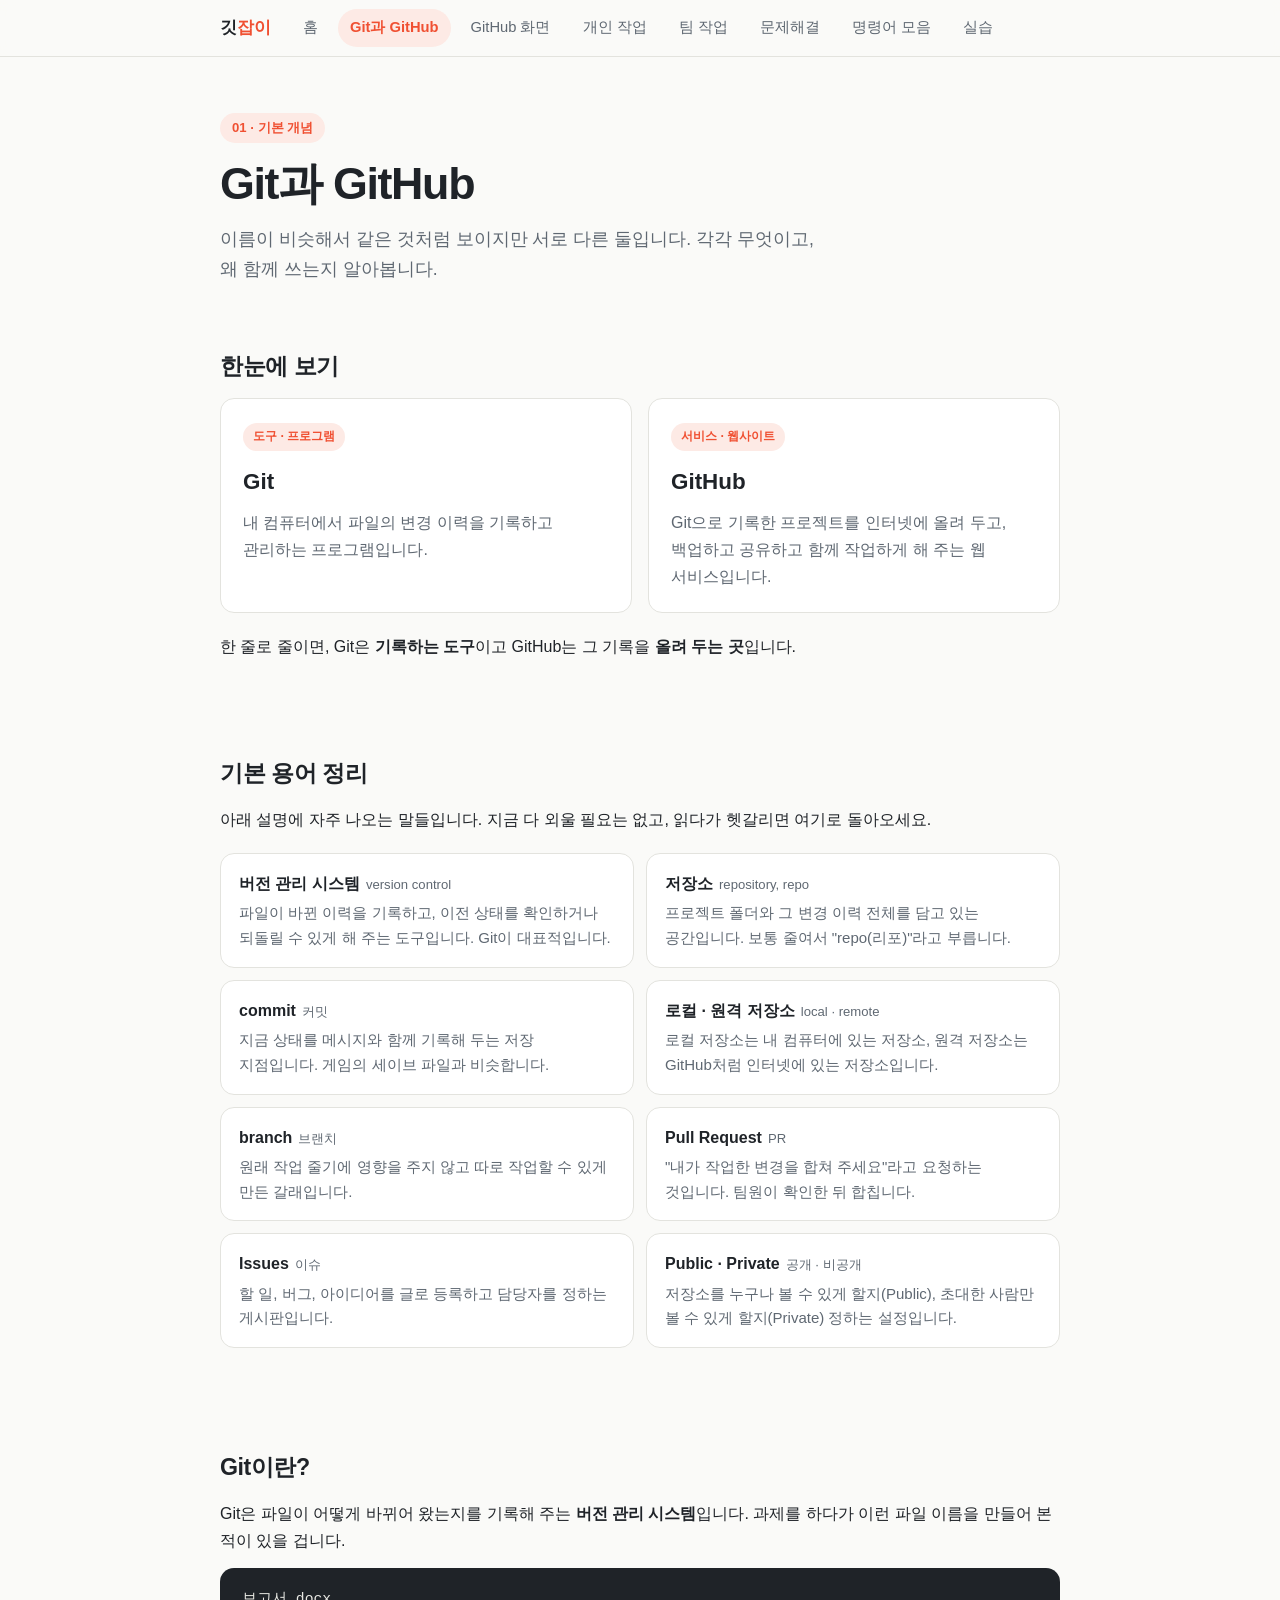
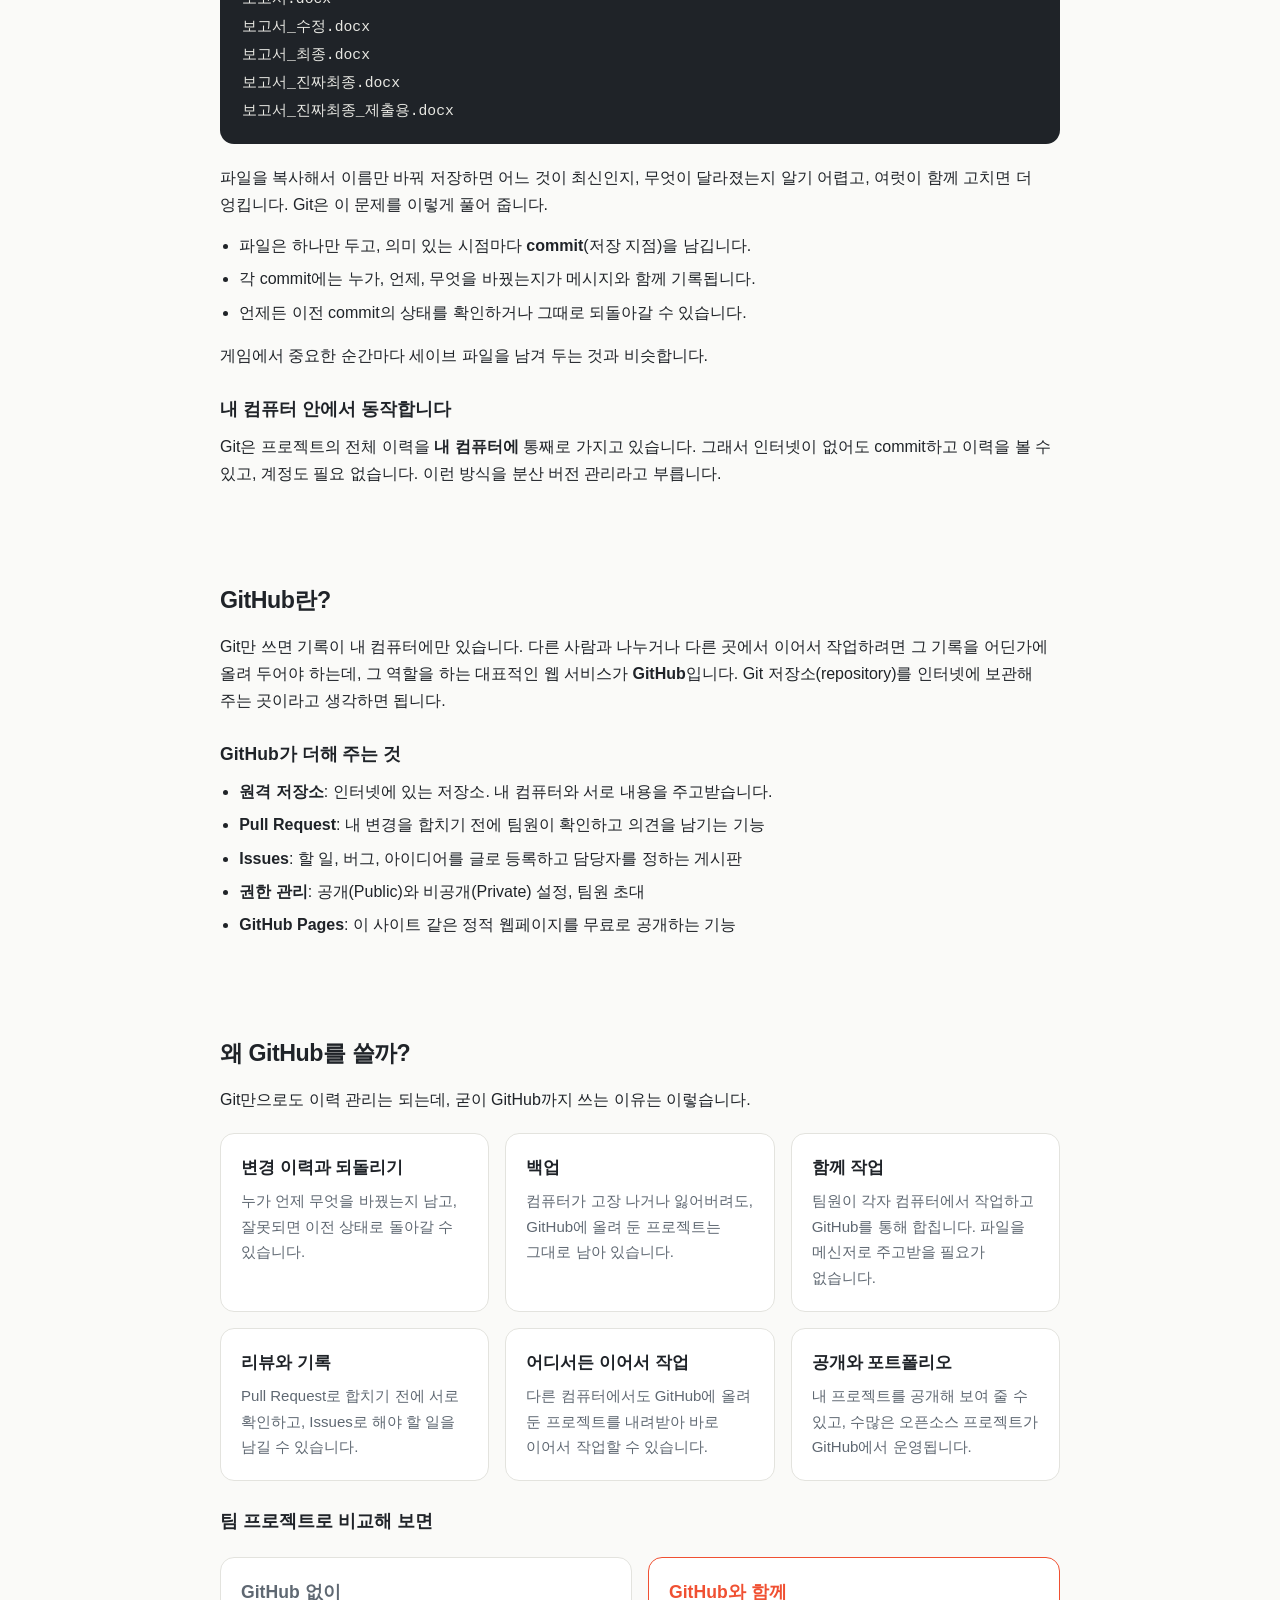
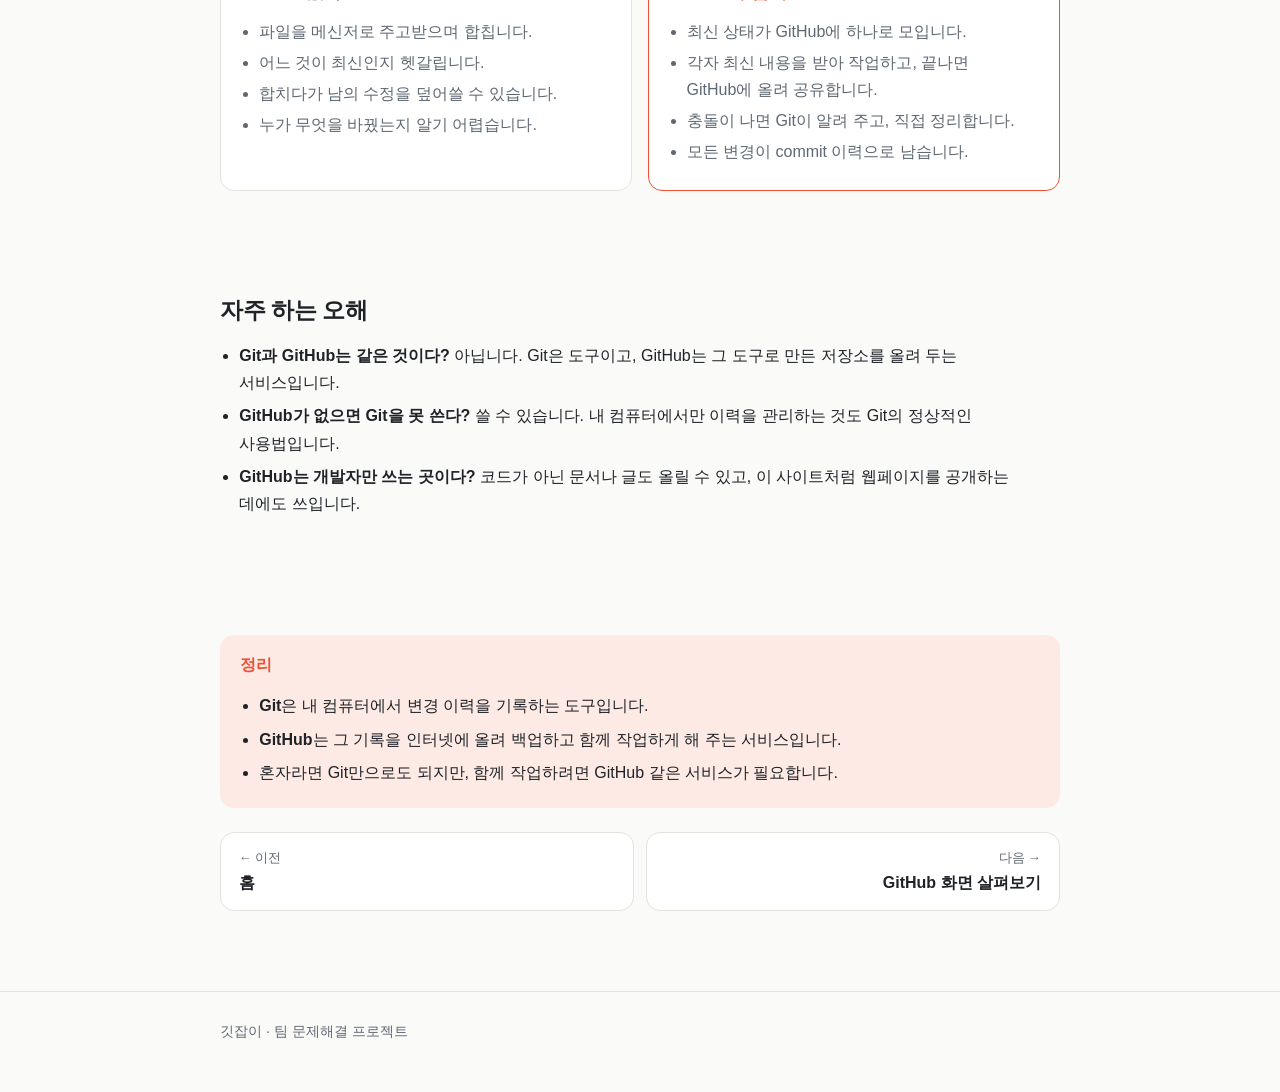
<file: docs/guide/git-github.html>
<!DOCTYPE html>
<html lang="ko">
<head>
  <meta charset="UTF-8">
  <meta name="viewport" content="width=device-width, initial-scale=1">
  <title>Git과 GitHub · 깃잡이</title>
  <meta name="description" content="Git과 GitHub가 각각 무엇인지, 왜 GitHub를 쓰는지 정리한 페이지">
  <link rel="stylesheet" href="style.css">
</head>
<body>

  <!-- 상단 메뉴: 모든 페이지에 같은 메뉴를 넣습니다 -->
  <header class="site-nav">
    <div class="wrap">
      <a class="brand" href="index.html">깃<span>잡이</span></a>
      <a class="link" href="index.html">홈</a>
      <a class="link" href="git-github.html" aria-current="page">Git과 GitHub</a>
      <a class="link" href="github-site.html">GitHub 화면</a>
      <a class="link" href="workflow.html">개인 작업</a>
      <a class="link" href="team.html">팀 작업</a>
      <a class="link" href="troubleshoot.html">문제해결</a>
      <a class="link" href="commands.html">명령어 모음</a>
      <a class="link" href="practice/index.html">실습</a>
    </div>
  </header>

  <main class="wrap prose">

    <!-- 제목 -->
    <div class="page-head">
      <p class="eyebrow">01 · 기본 개념</p>
      <h1>Git과 GitHub</h1>
      <p class="lead">
        이름이 비슷해서 같은 것처럼 보이지만 서로 다른 둘입니다.
        각각 무엇이고, 왜 함께 쓰는지 알아봅니다.
      </p>
    </div>

    <!-- 한눈에 보기 -->
    <section id="overview">
      <h2>한눈에 보기</h2>
      <div class="compare">
        <div class="compare-card">
          <span class="tag">도구 · 프로그램</span>
          <h3>Git</h3>
          <p>내 컴퓨터에서 파일의 변경 이력을 기록하고 관리하는 프로그램입니다.</p>
        </div>
        <div class="compare-card">
          <span class="tag">서비스 · 웹사이트</span>
          <h3>GitHub</h3>
          <p>Git으로 기록한 프로젝트를 인터넷에 올려 두고, 백업하고 공유하고 함께 작업하게 해 주는 웹 서비스입니다.</p>
        </div>
      </div>
      <p>한 줄로 줄이면, Git은 <strong>기록하는 도구</strong>이고 GitHub는 그 기록을 <strong>올려 두는 곳</strong>입니다.</p>
    </section>

    <!-- 기본 용어 -->
    <section id="terms">
      <h2>기본 용어 정리</h2>
      <p>
        아래 설명에 자주 나오는 말들입니다. 지금 다 외울 필요는 없고,
        읽다가 헷갈리면 여기로 돌아오세요.
      </p>

      <dl class="glossary">
        <div class="term">
          <dt>버전 관리 시스템<small>version control</small></dt>
          <dd>파일이 바뀐 이력을 기록하고, 이전 상태를 확인하거나 되돌릴 수 있게 해 주는 도구입니다. Git이 대표적입니다.</dd>
        </div>
        <div class="term">
          <dt>저장소<small>repository, repo</small></dt>
          <dd>프로젝트 폴더와 그 변경 이력 전체를 담고 있는 공간입니다. 보통 줄여서 "repo(리포)"라고 부릅니다.</dd>
        </div>
        <div class="term">
          <dt>commit<small>커밋</small></dt>
          <dd>지금 상태를 메시지와 함께 기록해 두는 저장 지점입니다. 게임의 세이브 파일과 비슷합니다.</dd>
        </div>
        <div class="term">
          <dt>로컬 · 원격 저장소<small>local · remote</small></dt>
          <dd>로컬 저장소는 내 컴퓨터에 있는 저장소, 원격 저장소는 GitHub처럼 인터넷에 있는 저장소입니다.</dd>
        </div>
        <div class="term">
          <dt>branch<small>브랜치</small></dt>
          <dd>원래 작업 줄기에 영향을 주지 않고 따로 작업할 수 있게 만든 갈래입니다.</dd>
        </div>
        <div class="term">
          <dt>Pull Request<small>PR</small></dt>
          <dd>"내가 작업한 변경을 합쳐 주세요"라고 요청하는 것입니다. 팀원이 확인한 뒤 합칩니다.</dd>
        </div>
        <div class="term">
          <dt>Issues<small>이슈</small></dt>
          <dd>할 일, 버그, 아이디어를 글로 등록하고 담당자를 정하는 게시판입니다.</dd>
        </div>
        <div class="term">
          <dt>Public · Private<small>공개 · 비공개</small></dt>
          <dd>저장소를 누구나 볼 수 있게 할지(Public), 초대한 사람만 볼 수 있게 할지(Private) 정하는 설정입니다.</dd>
        </div>
      </dl>
    </section>

    <!-- Git -->
    <section id="git">
      <h2>Git이란?</h2>
      <p>
        Git은 파일이 어떻게 바뀌어 왔는지를 기록해 주는 <strong>버전 관리 시스템</strong>입니다.
        과제를 하다가 이런 파일 이름을 만들어 본 적이 있을 겁니다.
      </p>

      <div class="terminal filelist" aria-label="파일 이름 예시">
        <div>보고서.docx</div>
        <div>보고서_수정.docx</div>
        <div>보고서_최종.docx</div>
        <div>보고서_진짜최종.docx</div>
        <div>보고서_진짜최종_제출용.docx</div>
      </div>

      <p>
        파일을 복사해서 이름만 바꿔 저장하면 어느 것이 최신인지, 무엇이 달라졌는지 알기 어렵고,
        여럿이 함께 고치면 더 엉킵니다. Git은 이 문제를 이렇게 풀어 줍니다.
      </p>
      <ul>
        <li>파일은 하나만 두고, 의미 있는 시점마다 <strong>commit</strong>(저장 지점)을 남깁니다.</li>
        <li>각 commit에는 누가, 언제, 무엇을 바꿨는지가 메시지와 함께 기록됩니다.</li>
        <li>언제든 이전 commit의 상태를 확인하거나 그때로 되돌아갈 수 있습니다.</li>
      </ul>
      <p>게임에서 중요한 순간마다 세이브 파일을 남겨 두는 것과 비슷합니다.</p>

      <h3>내 컴퓨터 안에서 동작합니다</h3>
      <p>
        Git은 프로젝트의 전체 이력을 <strong>내 컴퓨터에</strong> 통째로 가지고 있습니다.
        그래서 인터넷이 없어도 commit하고 이력을 볼 수 있고, 계정도 필요 없습니다.
        이런 방식을 분산 버전 관리라고 부릅니다.
      </p>
    </section>

    <!-- GitHub -->
    <section id="github">
      <h2>GitHub란?</h2>
      <p>
        Git만 쓰면 기록이 내 컴퓨터에만 있습니다. 다른 사람과 나누거나 다른 곳에서 이어서 작업하려면
        그 기록을 어딘가에 올려 두어야 하는데, 그 역할을 하는 대표적인 웹 서비스가 <strong>GitHub</strong>입니다.
        Git 저장소(repository)를 인터넷에 보관해 주는 곳이라고 생각하면 됩니다.
      </p>

      <h3>GitHub가 더해 주는 것</h3>
      <ul>
        <li><strong>원격 저장소</strong>: 인터넷에 있는 저장소. 내 컴퓨터와 서로 내용을 주고받습니다.</li>
        <li><strong>Pull Request</strong>: 내 변경을 합치기 전에 팀원이 확인하고 의견을 남기는 기능</li>
        <li><strong>Issues</strong>: 할 일, 버그, 아이디어를 글로 등록하고 담당자를 정하는 게시판</li>
        <li><strong>권한 관리</strong>: 공개(Public)와 비공개(Private) 설정, 팀원 초대</li>
        <li><strong>GitHub Pages</strong>: 이 사이트 같은 정적 웹페이지를 무료로 공개하는 기능</li>
      </ul>
    </section>

    <!-- 왜 GitHub -->
    <section id="why">
      <h2>왜 GitHub를 쓸까?</h2>
      <p>Git만으로도 이력 관리는 되는데, 굳이 GitHub까지 쓰는 이유는 이렇습니다.</p>

      <div class="reasons">
        <div class="reason">
          <h3>변경 이력과 되돌리기</h3>
          <p>누가 언제 무엇을 바꿨는지 남고, 잘못되면 이전 상태로 돌아갈 수 있습니다.</p>
        </div>
        <div class="reason">
          <h3>백업</h3>
          <p>컴퓨터가 고장 나거나 잃어버려도, GitHub에 올려 둔 프로젝트는 그대로 남아 있습니다.</p>
        </div>
        <div class="reason">
          <h3>함께 작업</h3>
          <p>팀원이 각자 컴퓨터에서 작업하고 GitHub를 통해 합칩니다. 파일을 메신저로 주고받을 필요가 없습니다.</p>
        </div>
        <div class="reason">
          <h3>리뷰와 기록</h3>
          <p>Pull Request로 합치기 전에 서로 확인하고, Issues로 해야 할 일을 남길 수 있습니다.</p>
        </div>
        <div class="reason">
          <h3>어디서든 이어서 작업</h3>
          <p>다른 컴퓨터에서도 GitHub에 올려 둔 프로젝트를 내려받아 바로 이어서 작업할 수 있습니다.</p>
        </div>
        <div class="reason">
          <h3>공개와 포트폴리오</h3>
          <p>내 프로젝트를 공개해 보여 줄 수 있고, 수많은 오픈소스 프로젝트가 GitHub에서 운영됩니다.</p>
        </div>
      </div>

      <h3>팀 프로젝트로 비교해 보면</h3>
      <div class="versus">
        <div class="bad">
          <h3>GitHub 없이</h3>
          <ul>
            <li>파일을 메신저로 주고받으며 합칩니다.</li>
            <li>어느 것이 최신인지 헷갈립니다.</li>
            <li>합치다가 남의 수정을 덮어쓸 수 있습니다.</li>
            <li>누가 무엇을 바꿨는지 알기 어렵습니다.</li>
          </ul>
        </div>
        <div class="good">
          <h3>GitHub와 함께</h3>
          <ul>
            <li>최신 상태가 GitHub에 하나로 모입니다.</li>
            <li>각자 최신 내용을 받아 작업하고, 끝나면 GitHub에 올려 공유합니다.</li>
            <li>충돌이 나면 Git이 알려 주고, 직접 정리합니다.</li>
            <li>모든 변경이 commit 이력으로 남습니다.</li>
          </ul>
        </div>
      </div>
    </section>

    <!-- 오해 -->
    <section id="myths">
      <h2>자주 하는 오해</h2>
      <ul>
        <li><strong>Git과 GitHub는 같은 것이다?</strong> 아닙니다. Git은 도구이고, GitHub는 그 도구로 만든 저장소를 올려 두는 서비스입니다.</li>
        <li><strong>GitHub가 없으면 Git을 못 쓴다?</strong> 쓸 수 있습니다. 내 컴퓨터에서만 이력을 관리하는 것도 Git의 정상적인 사용법입니다.</li>
        <li><strong>GitHub는 개발자만 쓰는 곳이다?</strong> 코드가 아닌 문서나 글도 올릴 수 있고, 이 사이트처럼 웹페이지를 공개하는 데에도 쓰입니다.</li>
      </ul>
    </section>

    <!-- 정리 -->
    <section id="summary">
      <div class="callout">
        <p class="callout-title">정리</p>
        <ul>
          <li><strong>Git</strong>은 내 컴퓨터에서 변경 이력을 기록하는 도구입니다.</li>
          <li><strong>GitHub</strong>는 그 기록을 인터넷에 올려 백업하고 함께 작업하게 해 주는 서비스입니다.</li>
          <li>혼자라면 Git만으로도 되지만, 함께 작업하려면 GitHub 같은 서비스가 필요합니다.</li>
        </ul>
      </div>

      <nav class="pager" aria-label="페이지 이동">
        <a class="prev" href="index.html"><small>← 이전</small>홈</a>
        <a class="next" href="github-site.html"><small>다음 →</small>GitHub 화면 살펴보기</a>
      </nav>
    </section>

  </main>

  <footer class="site-footer">
    <div class="wrap">깃잡이 · 팀 문제해결 프로젝트</div>
  </footer>

</body>
</html>
</file>
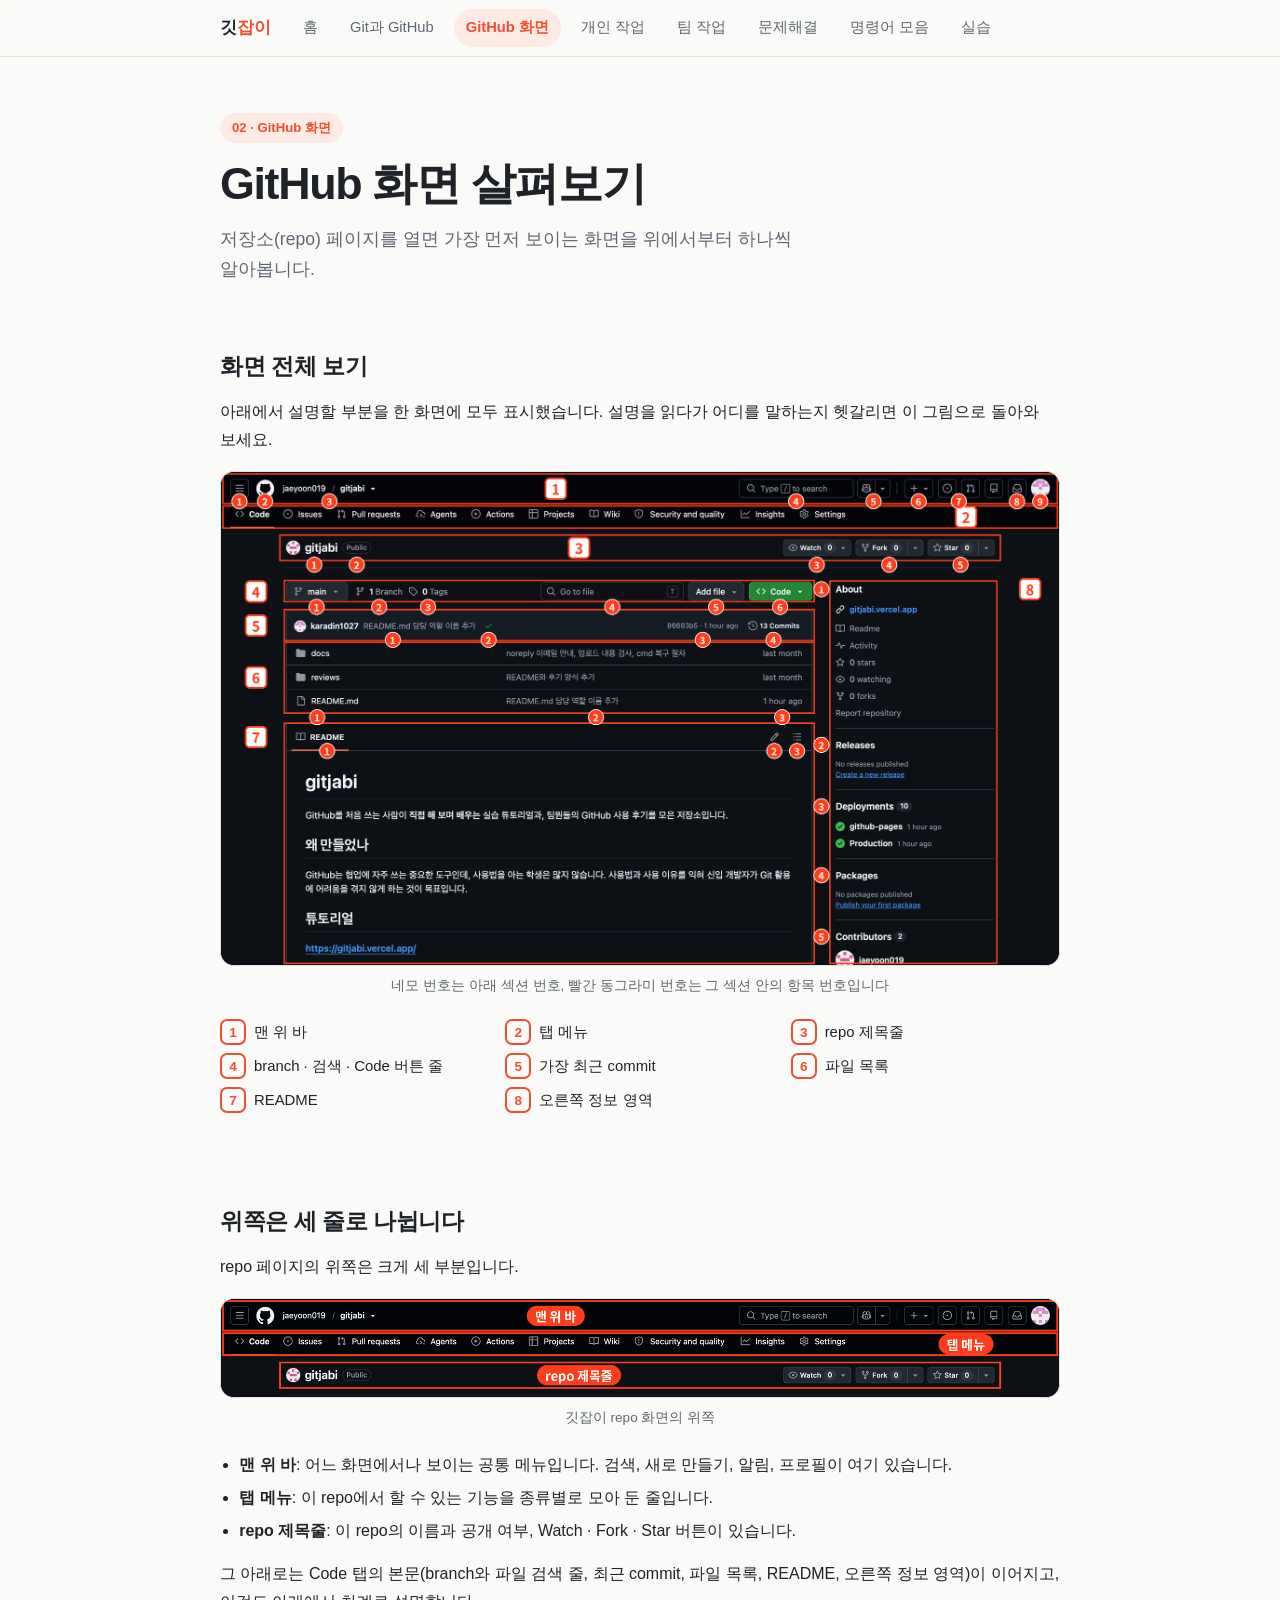
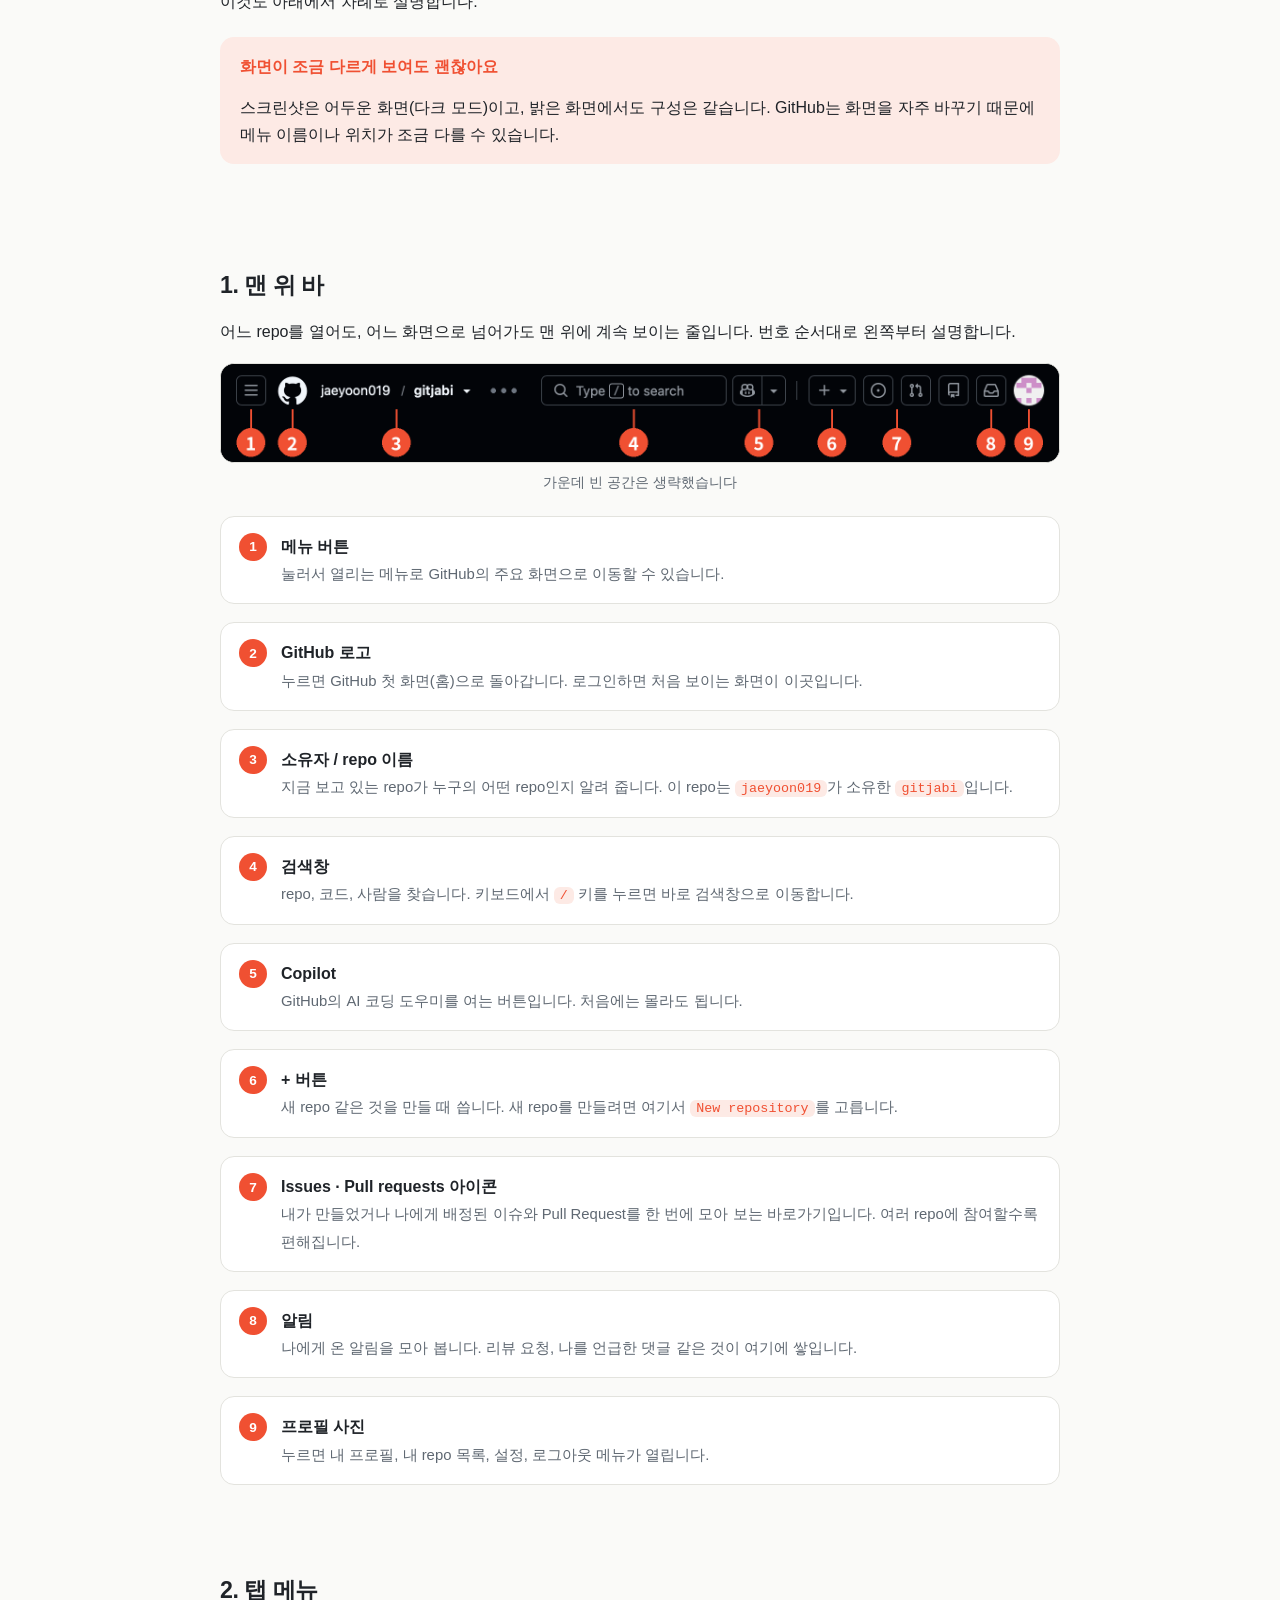
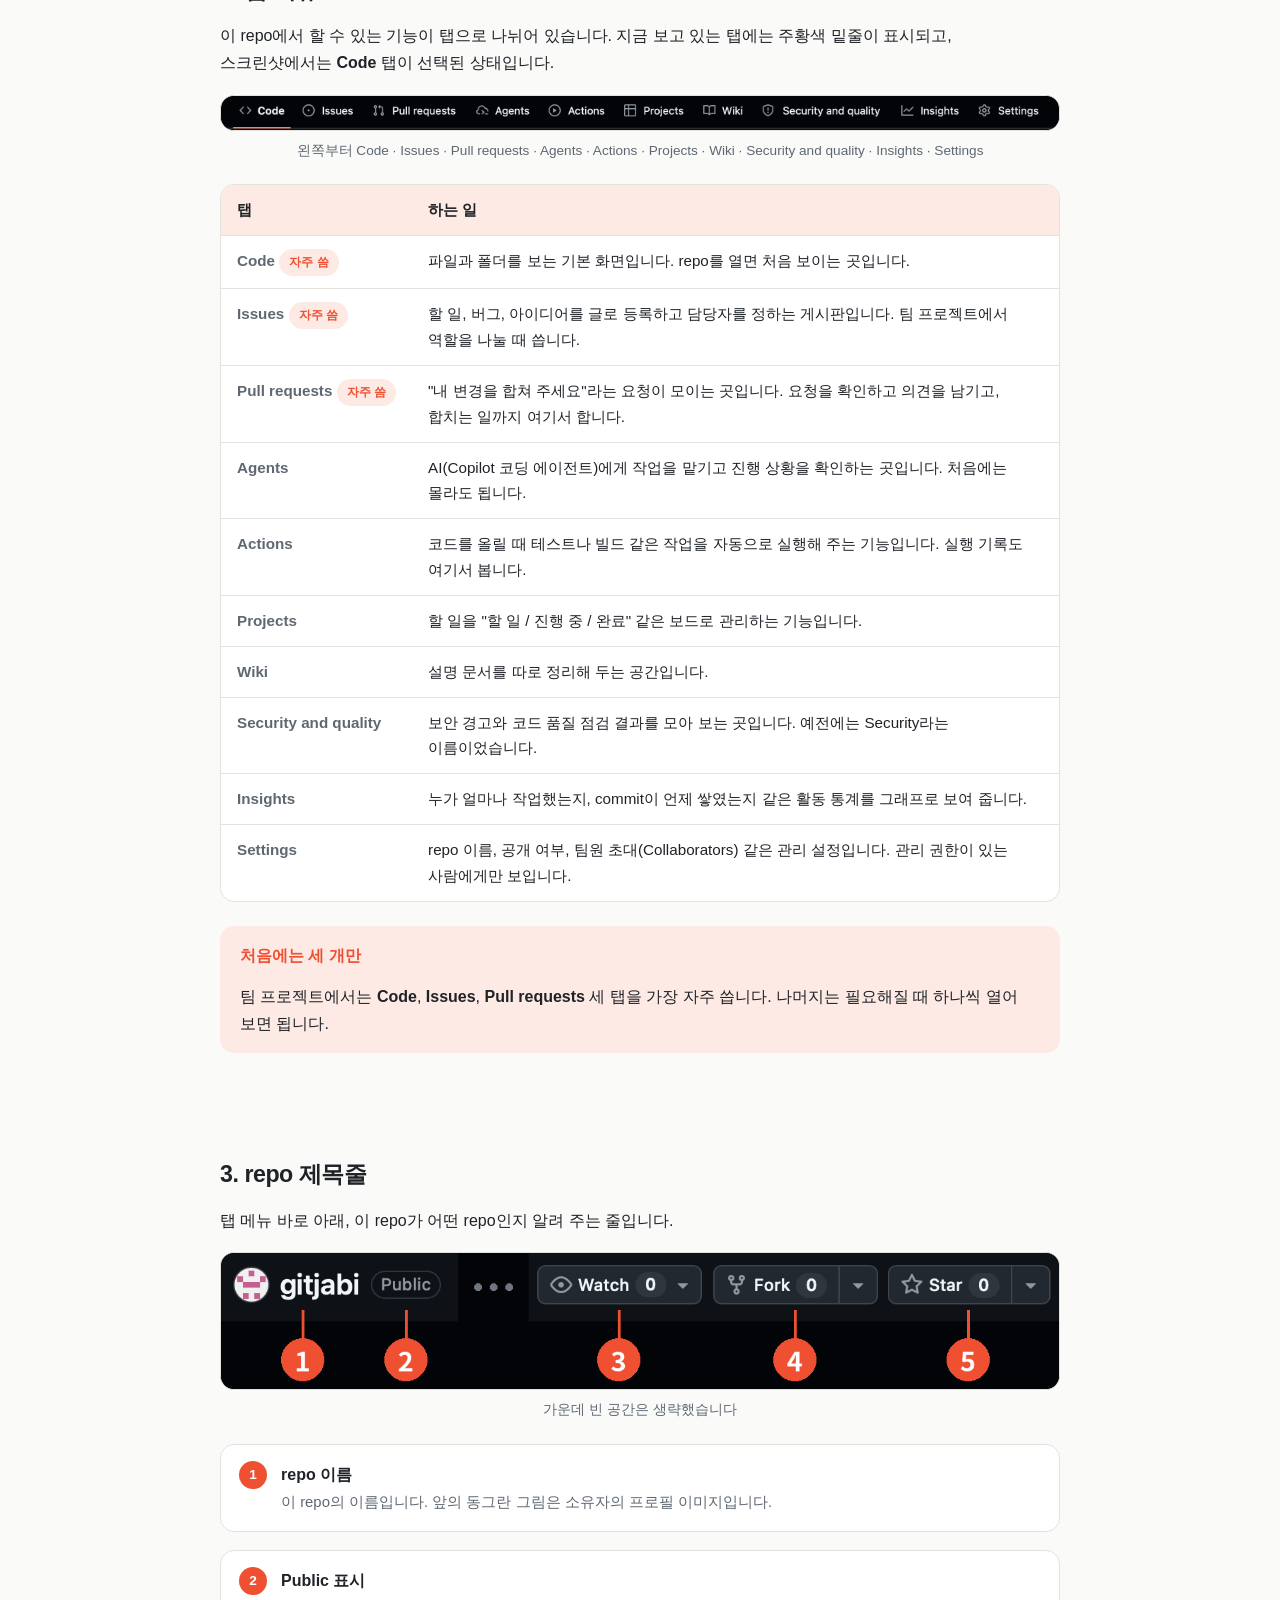
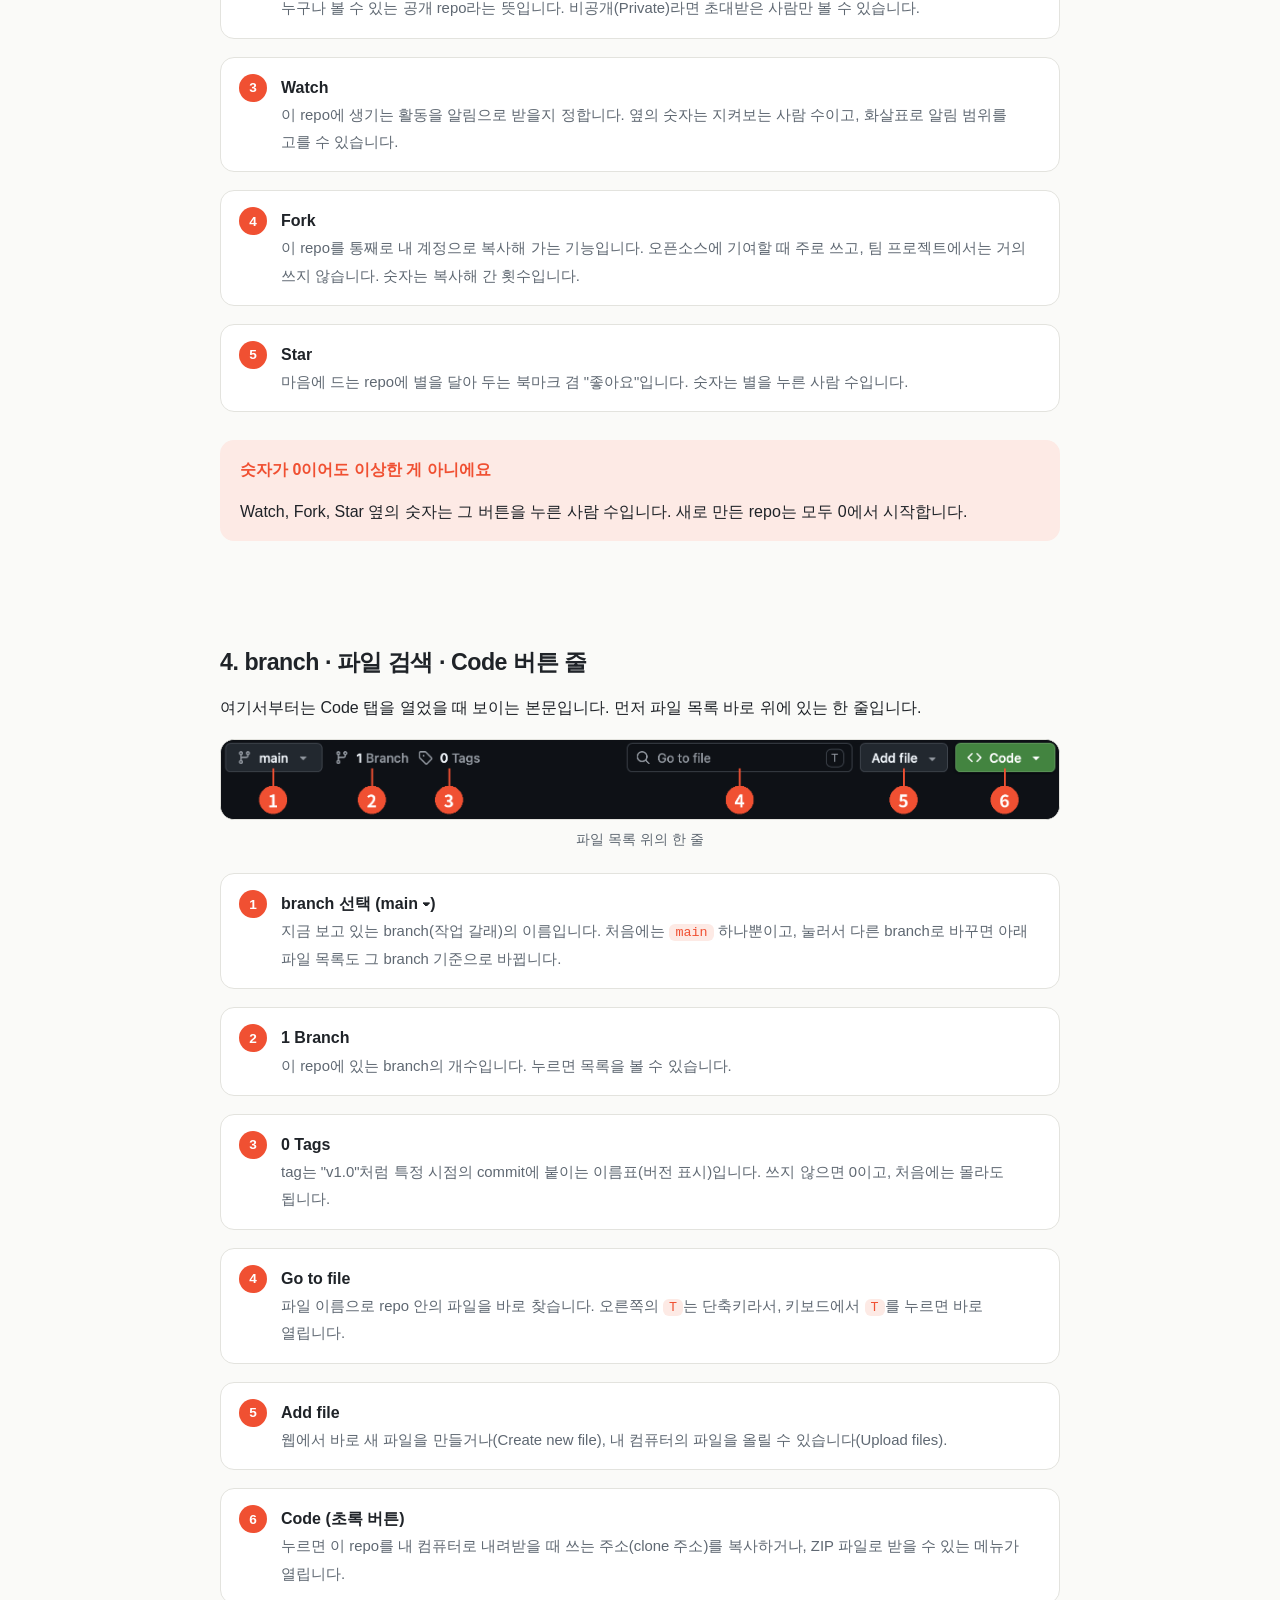
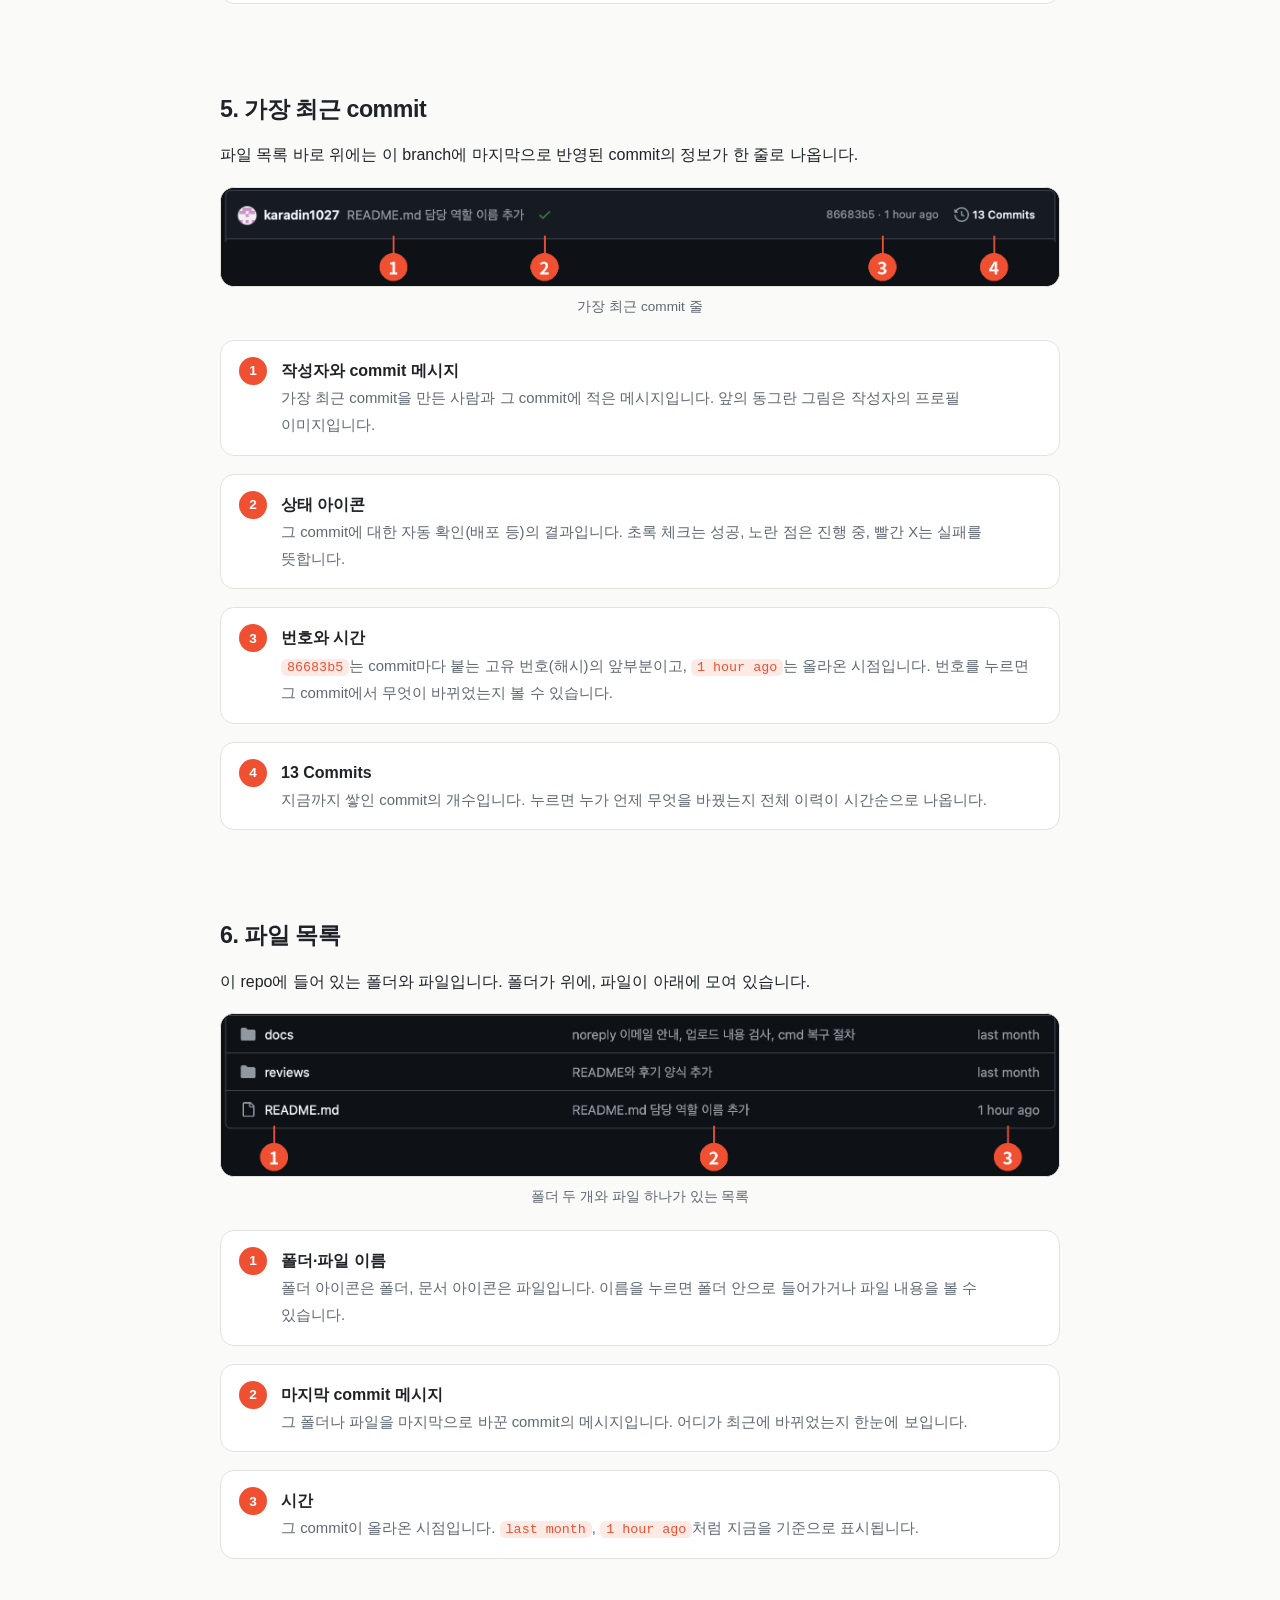
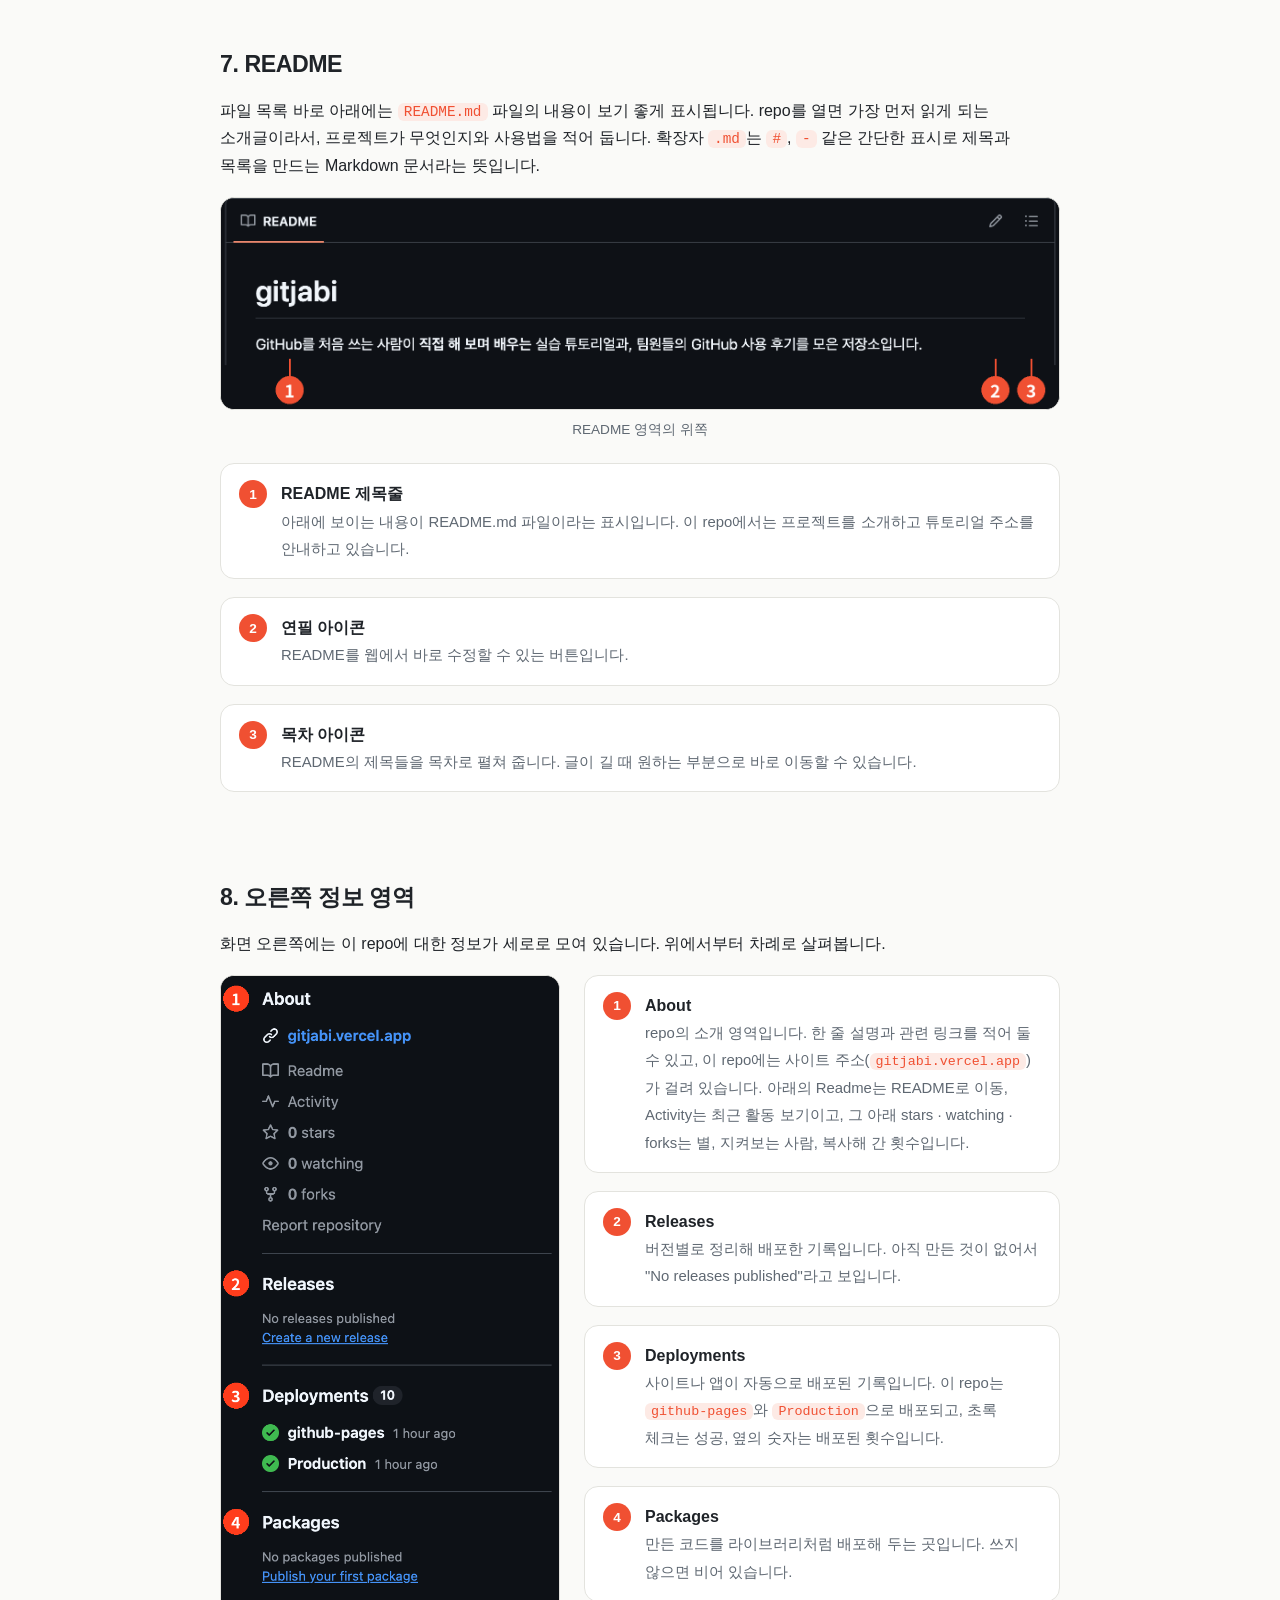
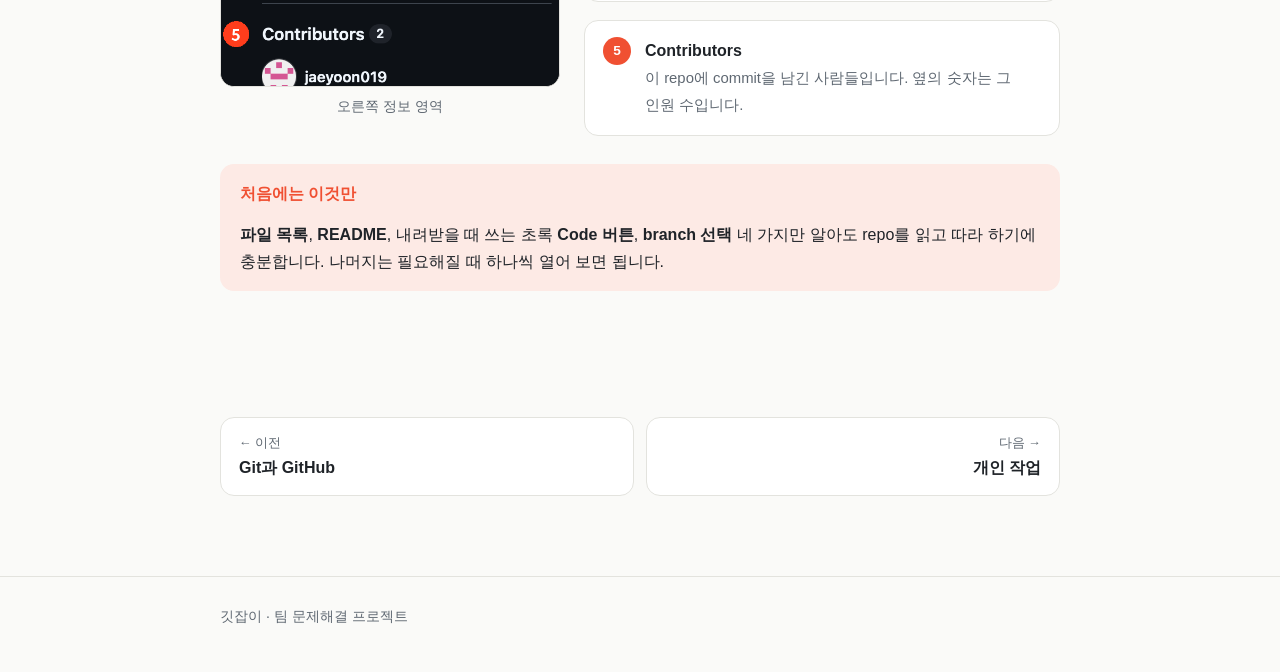
<file: docs/guide/github-site.html>
<!DOCTYPE html>
<html lang="ko">
<head>
  <meta charset="UTF-8">
  <meta name="viewport" content="width=device-width, initial-scale=1">
  <title>GitHub 화면 살펴보기 · 깃잡이</title>
  <meta name="description" content="GitHub 저장소 페이지의 맨 위 바, 탭 메뉴, repo 제목줄, 파일 목록, README 등을 하나씩 설명한 페이지">
  <link rel="stylesheet" href="style.css">
</head>
<body>

  <!-- 상단 메뉴: 모든 페이지에 같은 메뉴를 넣습니다 -->
  <header class="site-nav">
    <div class="wrap">
      <a class="brand" href="index.html">깃<span>잡이</span></a>
      <a class="link" href="index.html">홈</a>
      <a class="link" href="git-github.html">Git과 GitHub</a>
      <a class="link" href="github-site.html" aria-current="page">GitHub 화면</a>
      <a class="link" href="workflow.html">개인 작업</a>
      <a class="link" href="team.html">팀 작업</a>
      <a class="link" href="troubleshoot.html">문제해결</a>
      <a class="link" href="commands.html">명령어 모음</a>
      <a class="link" href="practice/index.html">실습</a>
    </div>
  </header>

  <main class="wrap prose">

    <!-- 제목 -->
    <div class="page-head">
      <p class="eyebrow">02 · GitHub 화면</p>
      <h1>GitHub 화면 살펴보기</h1>
      <p class="lead">
        저장소(repo) 페이지를 열면 가장 먼저 보이는 화면을
        위에서부터 하나씩 알아봅니다.
      </p>
    </div>

    <!-- 화면 전체 보기 -->
    <section id="full-view">
      <h2>화면 전체 보기</h2>
      <p>
        아래에서 설명할 부분을 한 화면에 모두 표시했습니다.
        설명을 읽다가 어디를 말하는지 헷갈리면 이 그림으로 돌아와 보세요.
      </p>

      <figure class="shot">
        <div class="shot-scroll">
          <img src="images/github-full-overview.png" width="1800" height="1059"
               style="min-width: 760px"
               alt="깃잡이 repo 화면 전체. 맨 위 바, 탭 메뉴, repo 제목줄, branch와 검색 줄, 최근 commit, 파일 목록, README, 오른쪽 정보 영역에 번호가 표시되어 있다">
        </div>
        <figcaption>네모 번호는 아래 섹션 번호, 빨간 동그라미 번호는 그 섹션 안의 항목 번호입니다</figcaption>
      </figure>

      <ul class="legend">
        <li><b>1</b>맨 위 바</li>
        <li><b>2</b>탭 메뉴</li>
        <li><b>3</b>repo 제목줄</li>
        <li><b>4</b>branch · 검색 · Code 버튼 줄</li>
        <li><b>5</b>가장 최근 commit</li>
        <li><b>6</b>파일 목록</li>
        <li><b>7</b>README</li>
        <li><b>8</b>오른쪽 정보 영역</li>
      </ul>
    </section>

    <!-- 전체 모습 -->
    <section id="overview">
      <h2>위쪽은 세 줄로 나뉩니다</h2>
      <p>repo 페이지의 위쪽은 크게 세 부분입니다.</p>

      <figure class="shot">
        <div class="shot-scroll">
          <img src="images/github-top-overview.png" width="1600" height="186"
               style="min-width: 760px"
               alt="깃잡이 repo 화면의 위쪽. 맨 위 바, 탭 메뉴, repo 제목줄 세 줄이 표시되어 있다">
        </div>
        <figcaption>깃잡이 repo 화면의 위쪽</figcaption>
      </figure>

      <ul>
        <li><strong>맨 위 바</strong>: 어느 화면에서나 보이는 공통 메뉴입니다. 검색, 새로 만들기, 알림, 프로필이 여기 있습니다.</li>
        <li><strong>탭 메뉴</strong>: 이 repo에서 할 수 있는 기능을 종류별로 모아 둔 줄입니다.</li>
        <li><strong>repo 제목줄</strong>: 이 repo의 이름과 공개 여부, Watch · Fork · Star 버튼이 있습니다.</li>
      </ul>

      <p>그 아래로는 Code 탭의 본문(branch와 파일 검색 줄, 최근 commit, 파일 목록, README, 오른쪽 정보 영역)이 이어지고, 이것도 아래에서 차례로 설명합니다.</p>

      <div class="callout">
        <p class="callout-title">화면이 조금 다르게 보여도 괜찮아요</p>
        <p>
          스크린샷은 어두운 화면(다크 모드)이고, 밝은 화면에서도 구성은 같습니다.
          GitHub는 화면을 자주 바꾸기 때문에 메뉴 이름이나 위치가 조금 다를 수 있습니다.
        </p>
      </div>
    </section>

    <!-- 맨 위 바 -->
    <section id="topbar">
      <h2>1. 맨 위 바</h2>
      <p>어느 repo를 열어도, 어느 화면으로 넘어가도 맨 위에 계속 보이는 줄입니다. 번호 순서대로 왼쪽부터 설명합니다.</p>

      <figure class="shot">
        <div class="shot-scroll">
          <img src="images/github-topbar.png" width="1780" height="208"
               style="min-width: 760px"
               alt="맨 위 바. 왼쪽부터 메뉴 버튼, GitHub 로고, 소유자와 repo 이름, 검색창, Copilot, 새로 만들기, 이슈와 풀 리퀘스트, 알림, 프로필 사진에 1번부터 9번까지 번호가 붙어 있다">
        </div>
        <figcaption>가운데 빈 공간은 생략했습니다</figcaption>
      </figure>

      <ol class="steps">
        <li>
          <span class="badge">1</span>
          <div><strong>메뉴 버튼</strong><span>눌러서 열리는 메뉴로 GitHub의 주요 화면으로 이동할 수 있습니다.</span></div>
        </li>
        <li>
          <span class="badge">2</span>
          <div><strong>GitHub 로고</strong><span>누르면 GitHub 첫 화면(홈)으로 돌아갑니다. 로그인하면 처음 보이는 화면이 이곳입니다.</span></div>
        </li>
        <li>
          <span class="badge">3</span>
          <div><strong>소유자 / repo 이름</strong><span>지금 보고 있는 repo가 누구의 어떤 repo인지 알려 줍니다. 이 repo는 <code>jaeyoon019</code>가 소유한 <code>gitjabi</code>입니다.</span></div>
        </li>
        <li>
          <span class="badge">4</span>
          <div><strong>검색창</strong><span>repo, 코드, 사람을 찾습니다. 키보드에서 <code>/</code> 키를 누르면 바로 검색창으로 이동합니다.</span></div>
        </li>
        <li>
          <span class="badge">5</span>
          <div><strong>Copilot</strong><span>GitHub의 AI 코딩 도우미를 여는 버튼입니다. 처음에는 몰라도 됩니다.</span></div>
        </li>
        <li>
          <span class="badge">6</span>
          <div><strong>+ 버튼</strong><span>새 repo 같은 것을 만들 때 씁니다. 새 repo를 만들려면 여기서 <code>New repository</code>를 고릅니다.</span></div>
        </li>
        <li>
          <span class="badge">7</span>
          <div><strong>Issues · Pull requests 아이콘</strong><span>내가 만들었거나 나에게 배정된 이슈와 Pull Request를 한 번에 모아 보는 바로가기입니다. 여러 repo에 참여할수록 편해집니다.</span></div>
        </li>
        <li>
          <span class="badge">8</span>
          <div><strong>알림</strong><span>나에게 온 알림을 모아 봅니다. 리뷰 요청, 나를 언급한 댓글 같은 것이 여기에 쌓입니다.</span></div>
        </li>
        <li>
          <span class="badge">9</span>
          <div><strong>프로필 사진</strong><span>누르면 내 프로필, 내 repo 목록, 설정, 로그아웃 메뉴가 열립니다.</span></div>
        </li>
      </ol>
    </section>

    <!-- 탭 메뉴 -->
    <section id="tabs">
      <h2>2. 탭 메뉴</h2>
      <p>
        이 repo에서 할 수 있는 기능이 탭으로 나뉘어 있습니다.
        지금 보고 있는 탭에는 주황색 밑줄이 표시되고, 스크린샷에서는 <strong>Code</strong> 탭이 선택된 상태입니다.
      </p>

      <figure class="shot">
        <div class="shot-scroll">
          <img src="images/github-tabs.png" width="2200" height="90"
               style="min-width: 800px"
               alt="탭 메뉴. 왼쪽부터 Code, Issues, Pull requests, Agents, Actions, Projects, Wiki, Security and quality, Insights, Settings">
        </div>
        <figcaption>왼쪽부터 Code · Issues · Pull requests · Agents · Actions · Projects · Wiki · Security and quality · Insights · Settings</figcaption>
      </figure>

      <div class="table-wrap">
        <table>
          <thead>
            <tr><th>탭</th><th>하는 일</th></tr>
          </thead>
          <tbody>
            <tr>
              <th>Code <span class="tag">자주 씀</span></th>
              <td>파일과 폴더를 보는 기본 화면입니다. repo를 열면 처음 보이는 곳입니다.</td>
            </tr>
            <tr>
              <th>Issues <span class="tag">자주 씀</span></th>
              <td>할 일, 버그, 아이디어를 글로 등록하고 담당자를 정하는 게시판입니다. 팀 프로젝트에서 역할을 나눌 때 씁니다.</td>
            </tr>
            <tr>
              <th>Pull requests <span class="tag">자주 씀</span></th>
              <td>"내 변경을 합쳐 주세요"라는 요청이 모이는 곳입니다. 요청을 확인하고 의견을 남기고, 합치는 일까지 여기서 합니다.</td>
            </tr>
            <tr>
              <th>Agents</th>
              <td>AI(Copilot 코딩 에이전트)에게 작업을 맡기고 진행 상황을 확인하는 곳입니다. 처음에는 몰라도 됩니다.</td>
            </tr>
            <tr>
              <th>Actions</th>
              <td>코드를 올릴 때 테스트나 빌드 같은 작업을 자동으로 실행해 주는 기능입니다. 실행 기록도 여기서 봅니다.</td>
            </tr>
            <tr>
              <th>Projects</th>
              <td>할 일을 "할 일 / 진행 중 / 완료" 같은 보드로 관리하는 기능입니다.</td>
            </tr>
            <tr>
              <th>Wiki</th>
              <td>설명 문서를 따로 정리해 두는 공간입니다.</td>
            </tr>
            <tr>
              <th>Security and quality</th>
              <td>보안 경고와 코드 품질 점검 결과를 모아 보는 곳입니다. 예전에는 Security라는 이름이었습니다.</td>
            </tr>
            <tr>
              <th>Insights</th>
              <td>누가 얼마나 작업했는지, commit이 언제 쌓였는지 같은 활동 통계를 그래프로 보여 줍니다.</td>
            </tr>
            <tr>
              <th>Settings</th>
              <td>repo 이름, 공개 여부, 팀원 초대(Collaborators) 같은 관리 설정입니다. 관리 권한이 있는 사람에게만 보입니다.</td>
            </tr>
          </tbody>
        </table>
      </div>

      <div class="callout">
        <p class="callout-title">처음에는 세 개만</p>
        <p>팀 프로젝트에서는 <strong>Code</strong>, <strong>Issues</strong>, <strong>Pull requests</strong> 세 탭을 가장 자주 씁니다. 나머지는 필요해질 때 하나씩 열어 보면 됩니다.</p>
      </div>
    </section>

    <!-- repo 제목줄 -->
    <section id="repo-title">
      <h2>3. repo 제목줄</h2>
      <p>탭 메뉴 바로 아래, 이 repo가 어떤 repo인지 알려 주는 줄입니다.</p>

      <figure class="shot">
        <div class="shot-scroll">
          <img src="images/github-repo-title.png" width="1185" height="193"
               style="min-width: 620px"
               alt="repo 제목줄. 왼쪽에 repo 이름과 Public 표시, 오른쪽에 Watch, Fork, Star 버튼이 있고 1번부터 5번까지 번호가 붙어 있다">
        </div>
        <figcaption>가운데 빈 공간은 생략했습니다</figcaption>
      </figure>

      <ol class="steps">
        <li>
          <span class="badge">1</span>
          <div><strong>repo 이름</strong><span>이 repo의 이름입니다. 앞의 동그란 그림은 소유자의 프로필 이미지입니다.</span></div>
        </li>
        <li>
          <span class="badge">2</span>
          <div><strong>Public 표시</strong><span>누구나 볼 수 있는 공개 repo라는 뜻입니다. 비공개(Private)라면 초대받은 사람만 볼 수 있습니다.</span></div>
        </li>
        <li>
          <span class="badge">3</span>
          <div><strong>Watch</strong><span>이 repo에 생기는 활동을 알림으로 받을지 정합니다. 옆의 숫자는 지켜보는 사람 수이고, 화살표로 알림 범위를 고를 수 있습니다.</span></div>
        </li>
        <li>
          <span class="badge">4</span>
          <div><strong>Fork</strong><span>이 repo를 통째로 내 계정으로 복사해 가는 기능입니다. 오픈소스에 기여할 때 주로 쓰고, 팀 프로젝트에서는 거의 쓰지 않습니다. 숫자는 복사해 간 횟수입니다.</span></div>
        </li>
        <li>
          <span class="badge">5</span>
          <div><strong>Star</strong><span>마음에 드는 repo에 별을 달아 두는 북마크 겸 "좋아요"입니다. 숫자는 별을 누른 사람 수입니다.</span></div>
        </li>
      </ol>

      <div class="callout">
        <p class="callout-title">숫자가 0이어도 이상한 게 아니에요</p>
        <p>Watch, Fork, Star 옆의 숫자는 그 버튼을 누른 사람 수입니다. 새로 만든 repo는 모두 0에서 시작합니다.</p>
      </div>
    </section>

    <!-- Code 탭 본문: branch · 검색 · Code 버튼 -->
    <section id="code-toolbar">
      <h2>4. branch · 파일 검색 · Code 버튼 줄</h2>
      <p>여기서부터는 Code 탭을 열었을 때 보이는 본문입니다. 먼저 파일 목록 바로 위에 있는 한 줄입니다.</p>

      <figure class="shot">
        <div class="shot-scroll">
          <img src="images/github-code-toolbar.png" width="1825" height="171"
               style="min-width: 700px"
               alt="파일 목록 위의 한 줄. 왼쪽부터 main 브랜치 선택, 1 Branch, 0 Tags, 파일 검색창, Add file 버튼, 초록색 Code 버튼에 1번부터 6번까지 번호가 붙어 있다">
        </div>
        <figcaption>파일 목록 위의 한 줄</figcaption>
      </figure>

      <ol class="steps">
        <li>
          <span class="badge">1</span>
          <div><strong>branch 선택 (main ▾)</strong><span>지금 보고 있는 branch(작업 갈래)의 이름입니다. 처음에는 <code>main</code> 하나뿐이고, 눌러서 다른 branch로 바꾸면 아래 파일 목록도 그 branch 기준으로 바뀝니다.</span></div>
        </li>
        <li>
          <span class="badge">2</span>
          <div><strong>1 Branch</strong><span>이 repo에 있는 branch의 개수입니다. 누르면 목록을 볼 수 있습니다.</span></div>
        </li>
        <li>
          <span class="badge">3</span>
          <div><strong>0 Tags</strong><span>tag는 "v1.0"처럼 특정 시점의 commit에 붙이는 이름표(버전 표시)입니다. 쓰지 않으면 0이고, 처음에는 몰라도 됩니다.</span></div>
        </li>
        <li>
          <span class="badge">4</span>
          <div><strong>Go to file</strong><span>파일 이름으로 repo 안의 파일을 바로 찾습니다. 오른쪽의 <code>T</code>는 단축키라서, 키보드에서 <code>T</code>를 누르면 바로 열립니다.</span></div>
        </li>
        <li>
          <span class="badge">5</span>
          <div><strong>Add file</strong><span>웹에서 바로 새 파일을 만들거나(Create new file), 내 컴퓨터의 파일을 올릴 수 있습니다(Upload files).</span></div>
        </li>
        <li>
          <span class="badge">6</span>
          <div><strong>Code (초록 버튼)</strong><span>누르면 이 repo를 내 컴퓨터로 내려받을 때 쓰는 주소(clone 주소)를 복사하거나, ZIP 파일로 받을 수 있는 메뉴가 열립니다.</span></div>
        </li>
      </ol>
    </section>

    <!-- 최근 commit -->
    <section id="latest-commit">
      <h2>5. 가장 최근 commit</h2>
      <p>파일 목록 바로 위에는 이 branch에 마지막으로 반영된 commit의 정보가 한 줄로 나옵니다.</p>

      <figure class="shot">
        <div class="shot-scroll">
          <img src="images/github-commit-row.png" width="1825" height="214"
               style="min-width: 700px"
               alt="가장 최근 commit 줄. 작성자와 commit 메시지, 초록색 체크 표시, commit 번호와 시간, 13 Commits 버튼에 1번부터 4번까지 번호가 붙어 있다">
        </div>
        <figcaption>가장 최근 commit 줄</figcaption>
      </figure>

      <ol class="steps">
        <li>
          <span class="badge">1</span>
          <div><strong>작성자와 commit 메시지</strong><span>가장 최근 commit을 만든 사람과 그 commit에 적은 메시지입니다. 앞의 동그란 그림은 작성자의 프로필 이미지입니다.</span></div>
        </li>
        <li>
          <span class="badge">2</span>
          <div><strong>상태 아이콘</strong><span>그 commit에 대한 자동 확인(배포 등)의 결과입니다. 초록 체크는 성공, 노란 점은 진행 중, 빨간 X는 실패를 뜻합니다.</span></div>
        </li>
        <li>
          <span class="badge">3</span>
          <div><strong>번호와 시간</strong><span><code>86683b5</code>는 commit마다 붙는 고유 번호(해시)의 앞부분이고, <code>1 hour ago</code>는 올라온 시점입니다. 번호를 누르면 그 commit에서 무엇이 바뀌었는지 볼 수 있습니다.</span></div>
        </li>
        <li>
          <span class="badge">4</span>
          <div><strong>13 Commits</strong><span>지금까지 쌓인 commit의 개수입니다. 누르면 누가 언제 무엇을 바꿨는지 전체 이력이 시간순으로 나옵니다.</span></div>
        </li>
      </ol>
    </section>

    <!-- 파일 목록 -->
    <section id="file-list">
      <h2>6. 파일 목록</h2>
      <p>이 repo에 들어 있는 폴더와 파일입니다. 폴더가 위에, 파일이 아래에 모여 있습니다.</p>

      <figure class="shot">
        <div class="shot-scroll">
          <img src="images/github-file-list.png" width="1825" height="353"
               style="min-width: 700px"
               alt="파일 목록. docs와 reviews 폴더, README.md 파일이 있고, 각 줄에 마지막 commit 메시지와 시간이 표시되어 있다. 이름, commit 메시지, 시간에 1번부터 3번까지 번호가 붙어 있다">
        </div>
        <figcaption>폴더 두 개와 파일 하나가 있는 목록</figcaption>
      </figure>

      <ol class="steps">
        <li>
          <span class="badge">1</span>
          <div><strong>폴더·파일 이름</strong><span>폴더 아이콘은 폴더, 문서 아이콘은 파일입니다. 이름을 누르면 폴더 안으로 들어가거나 파일 내용을 볼 수 있습니다.</span></div>
        </li>
        <li>
          <span class="badge">2</span>
          <div><strong>마지막 commit 메시지</strong><span>그 폴더나 파일을 마지막으로 바꾼 commit의 메시지입니다. 어디가 최근에 바뀌었는지 한눈에 보입니다.</span></div>
        </li>
        <li>
          <span class="badge">3</span>
          <div><strong>시간</strong><span>그 commit이 올라온 시점입니다. <code>last month</code>, <code>1 hour ago</code>처럼 지금을 기준으로 표시됩니다.</span></div>
        </li>
      </ol>
    </section>

    <!-- README -->
    <section id="readme">
      <h2>7. README</h2>
      <p>
        파일 목록 바로 아래에는 <code>README.md</code> 파일의 내용이 보기 좋게 표시됩니다.
        repo를 열면 가장 먼저 읽게 되는 소개글이라서, 프로젝트가 무엇인지와 사용법을 적어 둡니다.
        확장자 <code>.md</code>는 <code>#</code>, <code>-</code> 같은 간단한 표시로 제목과 목록을 만드는 Markdown 문서라는 뜻입니다.
      </p>

      <figure class="shot">
        <div class="shot-scroll">
          <img src="images/github-readme.png" width="1825" height="461"
               style="min-width: 700px"
               alt="README 영역의 위쪽. README 제목줄, 연필 아이콘, 목차 아이콘에 1번부터 3번까지 번호가 붙어 있고, 아래에 프로젝트 소개 문장이 보인다">
        </div>
        <figcaption>README 영역의 위쪽</figcaption>
      </figure>

      <ol class="steps">
        <li>
          <span class="badge">1</span>
          <div><strong>README 제목줄</strong><span>아래에 보이는 내용이 README.md 파일이라는 표시입니다. 이 repo에서는 프로젝트를 소개하고 튜토리얼 주소를 안내하고 있습니다.</span></div>
        </li>
        <li>
          <span class="badge">2</span>
          <div><strong>연필 아이콘</strong><span>README를 웹에서 바로 수정할 수 있는 버튼입니다.</span></div>
        </li>
        <li>
          <span class="badge">3</span>
          <div><strong>목차 아이콘</strong><span>README의 제목들을 목차로 펼쳐 줍니다. 글이 길 때 원하는 부분으로 바로 이동할 수 있습니다.</span></div>
        </li>
      </ol>
    </section>

    <!-- 오른쪽 정보 영역 -->
    <section id="sidebar">
      <h2>8. 오른쪽 정보 영역</h2>
      <p>화면 오른쪽에는 이 repo에 대한 정보가 세로로 모여 있습니다. 위에서부터 차례로 살펴봅니다.</p>

      <div class="split">
        <figure class="shot">
          <div class="shot-scroll">
            <img src="images/github-sidebar.png" width="635" height="1334"
                 alt="오른쪽 정보 영역. 위에서부터 About, Releases, Deployments, Packages, Contributors에 1번부터 5번까지 번호가 붙어 있다">
          </div>
          <figcaption>오른쪽 정보 영역</figcaption>
        </figure>

        <ol class="steps">
          <li>
            <span class="badge">1</span>
            <div><strong>About</strong><span>repo의 소개 영역입니다. 한 줄 설명과 관련 링크를 적어 둘 수 있고, 이 repo에는 사이트 주소(<code>gitjabi.vercel.app</code>)가 걸려 있습니다. 아래의 Readme는 README로 이동, Activity는 최근 활동 보기이고, 그 아래 stars · watching · forks는 별, 지켜보는 사람, 복사해 간 횟수입니다.</span></div>
          </li>
          <li>
            <span class="badge">2</span>
            <div><strong>Releases</strong><span>버전별로 정리해 배포한 기록입니다. 아직 만든 것이 없어서 "No releases published"라고 보입니다.</span></div>
          </li>
          <li>
            <span class="badge">3</span>
            <div><strong>Deployments</strong><span>사이트나 앱이 자동으로 배포된 기록입니다. 이 repo는 <code>github-pages</code>와 <code>Production</code>으로 배포되고, 초록 체크는 성공, 옆의 숫자는 배포된 횟수입니다.</span></div>
          </li>
          <li>
            <span class="badge">4</span>
            <div><strong>Packages</strong><span>만든 코드를 라이브러리처럼 배포해 두는 곳입니다. 쓰지 않으면 비어 있습니다.</span></div>
          </li>
          <li>
            <span class="badge">5</span>
            <div><strong>Contributors</strong><span>이 repo에 commit을 남긴 사람들입니다. 옆의 숫자는 그 인원 수입니다.</span></div>
          </li>
        </ol>
      </div>

      <div class="callout">
        <p class="callout-title">처음에는 이것만</p>
        <p>
          <strong>파일 목록</strong>, <strong>README</strong>, 내려받을 때 쓰는 초록 <strong>Code 버튼</strong>,
          <strong>branch 선택</strong> 네 가지만 알아도 repo를 읽고 따라 하기에 충분합니다.
          나머지는 필요해질 때 하나씩 열어 보면 됩니다.
        </p>
      </div>
    </section>

    <section id="pager">
      <nav class="pager" aria-label="페이지 이동">
        <a class="prev" href="git-github.html"><small>← 이전</small>Git과 GitHub</a>
        <a class="next" href="workflow.html"><small>다음 →</small>개인 작업</a>
      </nav>
    </section>

  </main>

  <footer class="site-footer">
    <div class="wrap">깃잡이 · 팀 문제해결 프로젝트</div>
  </footer>

</body>
</html>
</file>
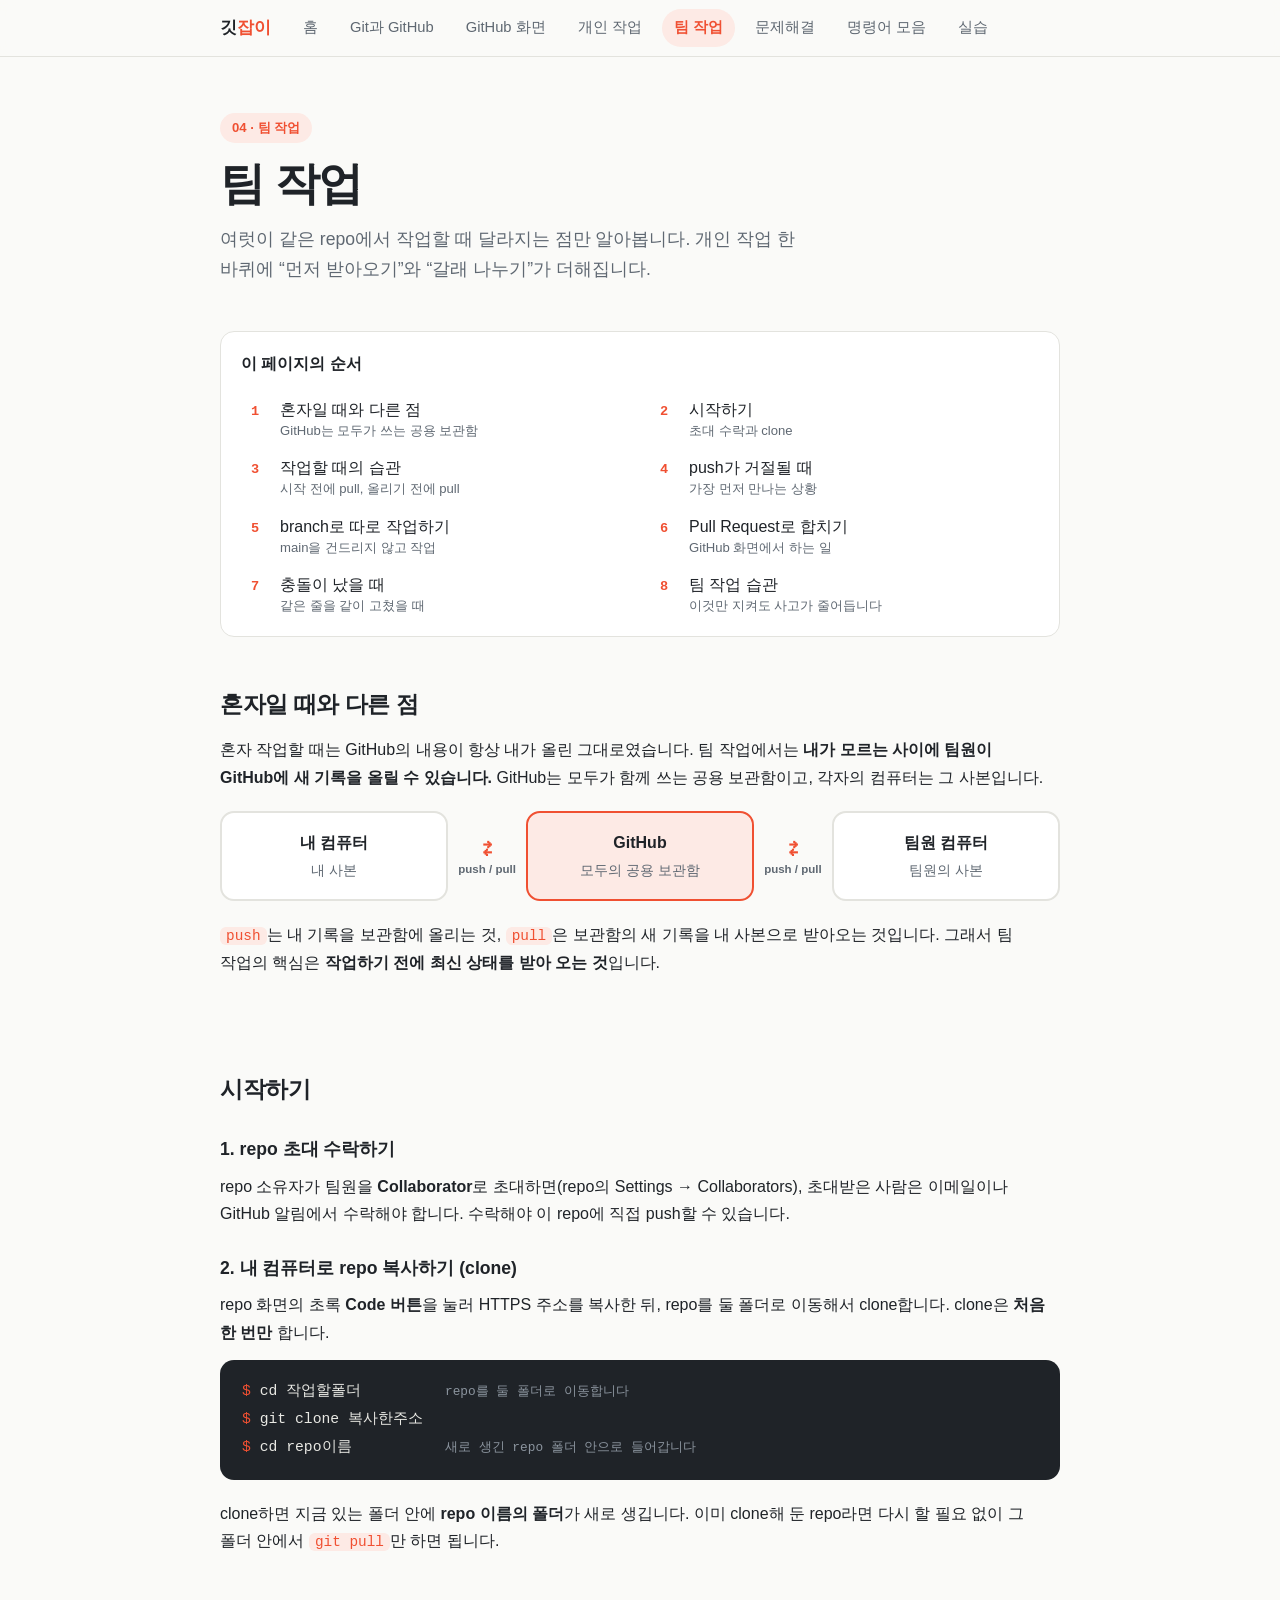
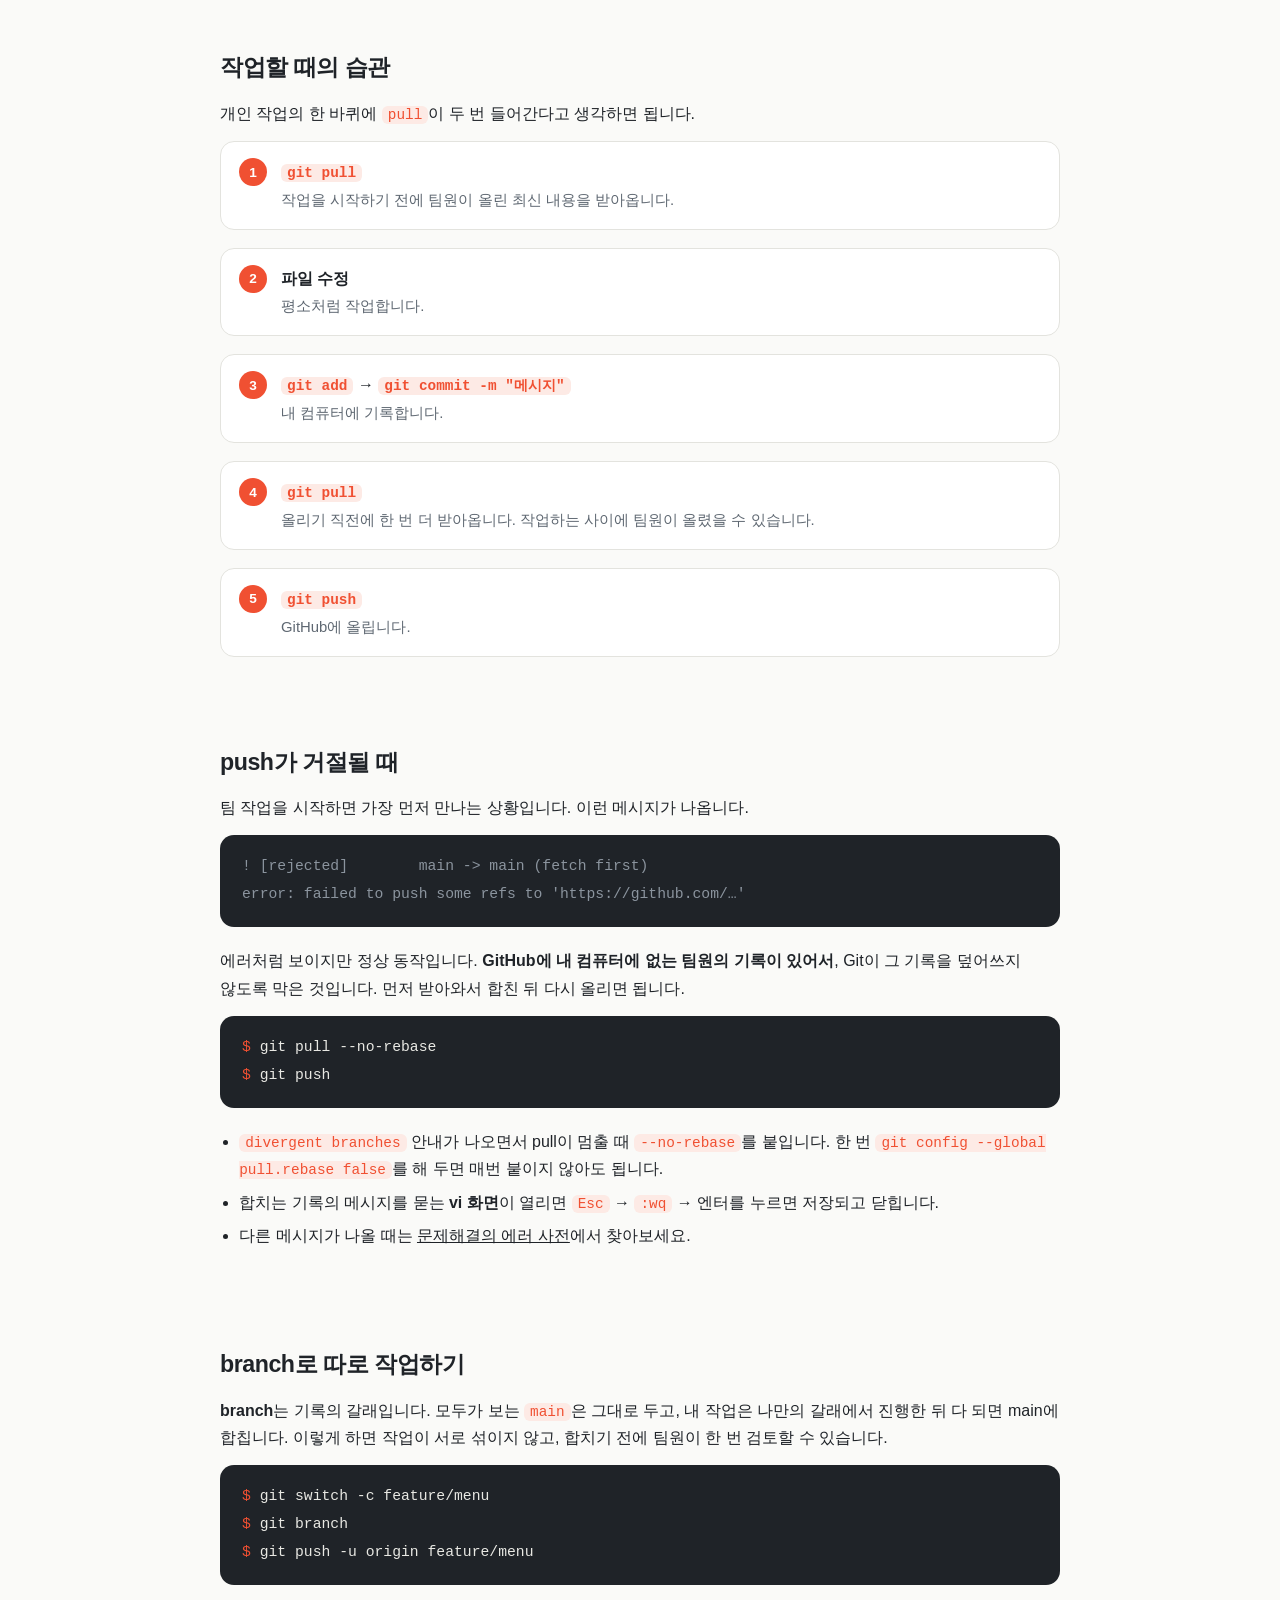
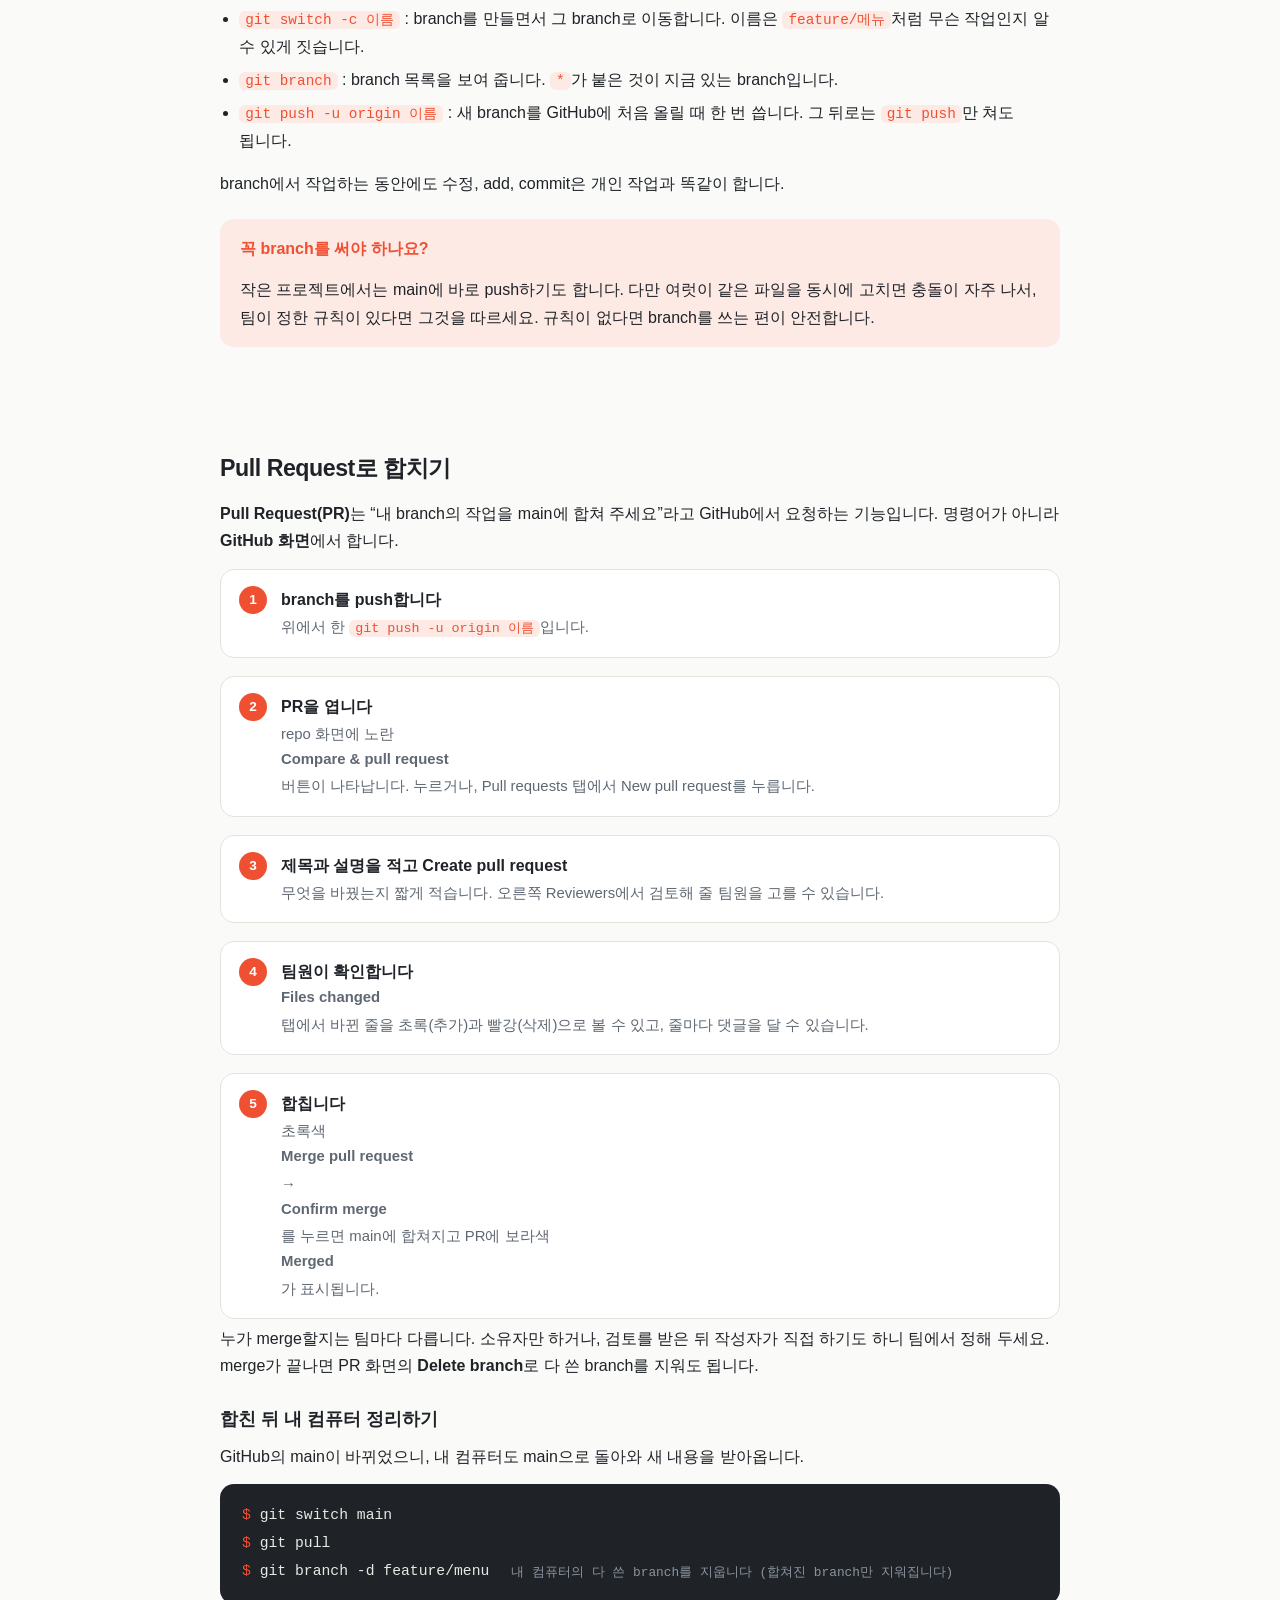
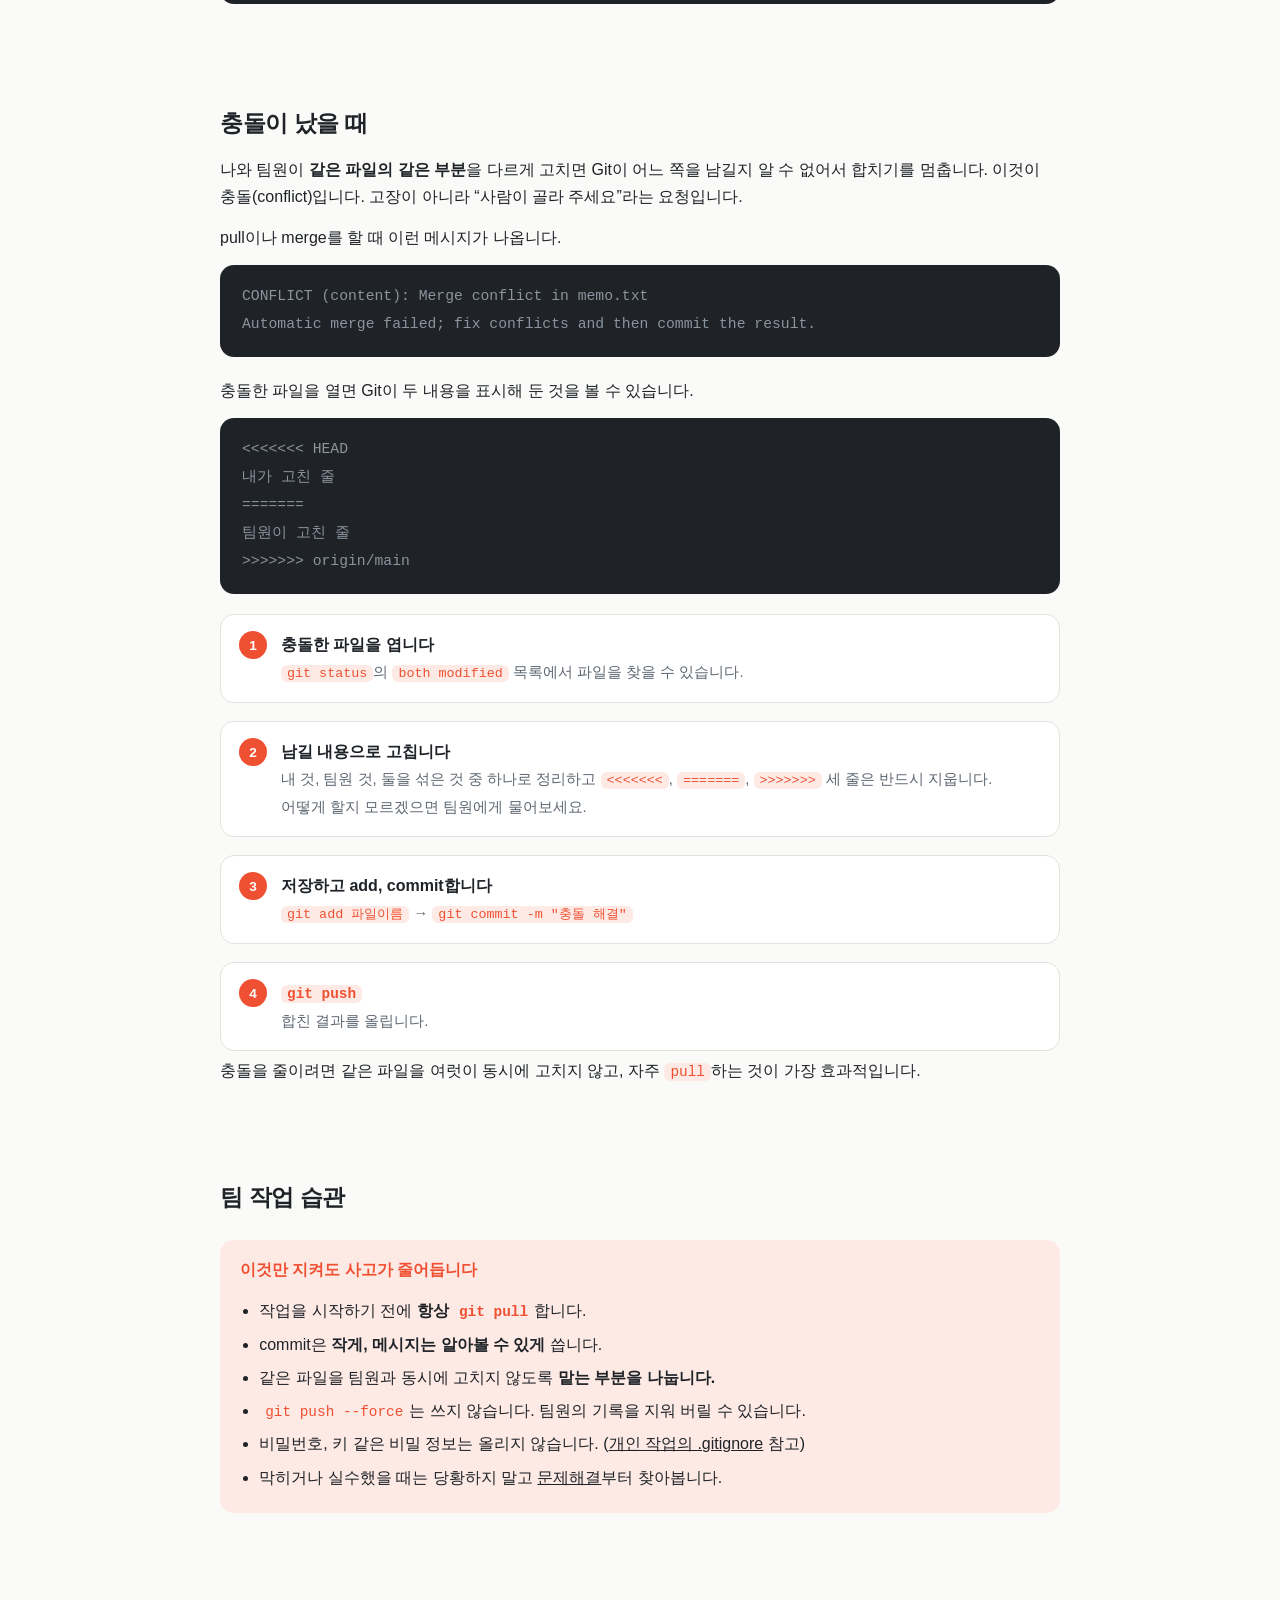
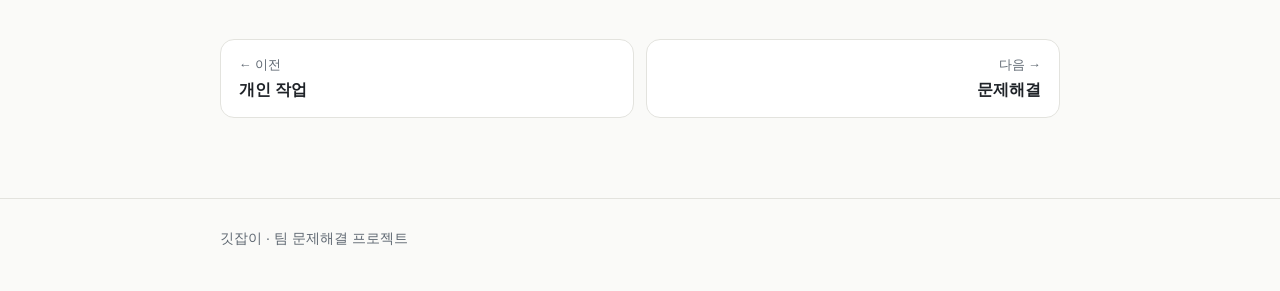
<file: docs/guide/team.html>
<!DOCTYPE html>
<html lang="ko">
<head>
  <meta charset="UTF-8">
  <meta name="viewport" content="width=device-width, initial-scale=1">
  <title>팀 작업 · 깃잡이</title>
  <meta name="description" content="여럿이 같은 repo에서 작업할 때 필요한 pull, branch, Pull Request, 충돌 해결을 가볍게 정리한 페이지">
  <link rel="stylesheet" href="style.css">
</head>
<body>

  <!-- 상단 메뉴: 모든 페이지에 같은 메뉴를 넣습니다 -->
  <header class="site-nav">
    <div class="wrap">
      <a class="brand" href="index.html">깃<span>잡이</span></a>
      <a class="link" href="index.html">홈</a>
      <a class="link" href="git-github.html">Git과 GitHub</a>
      <a class="link" href="github-site.html">GitHub 화면</a>
      <a class="link" href="workflow.html">개인 작업</a>
      <a class="link" href="team.html" aria-current="page">팀 작업</a>
      <a class="link" href="troubleshoot.html">문제해결</a>
      <a class="link" href="commands.html">명령어 모음</a>
      <a class="link" href="practice/index.html">실습</a>
    </div>
  </header>

  <main class="wrap prose">

    <div class="page-head">
      <p class="eyebrow">04 · 팀 작업</p>
      <h1>팀 작업</h1>
      <p class="lead">
        여럿이 같은 repo에서 작업할 때 달라지는 점만 알아봅니다.
        개인 작업 한 바퀴에 “먼저 받아오기”와 “갈래 나누기”가 더해집니다.
      </p>
    </div>

    <nav class="toc" aria-label="이 페이지의 목차">
      <p class="toc-title">이 페이지의 순서</p>
      <ol>
        <li><a href="#diff"><b>1</b><span>혼자일 때와 다른 점<small>GitHub는 모두가 쓰는 공용 보관함</small></span></a></li>
        <li><a href="#start"><b>2</b><span>시작하기<small>초대 수락과 clone</small></span></a></li>
        <li><a href="#routine"><b>3</b><span>작업할 때의 습관<small>시작 전에 pull, 올리기 전에 pull</small></span></a></li>
        <li><a href="#rejected"><b>4</b><span>push가 거절될 때<small>가장 먼저 만나는 상황</small></span></a></li>
        <li><a href="#branch"><b>5</b><span>branch로 따로 작업하기<small>main을 건드리지 않고 작업</small></span></a></li>
        <li><a href="#pr"><b>6</b><span>Pull Request로 합치기<small>GitHub 화면에서 하는 일</small></span></a></li>
        <li><a href="#conflict"><b>7</b><span>충돌이 났을 때<small>같은 줄을 같이 고쳤을 때</small></span></a></li>
        <li><a href="#habits"><b>8</b><span>팀 작업 습관<small>이것만 지켜도 사고가 줄어듭니다</small></span></a></li>
      </ol>
    </nav>

    <!-- 1 -->
    <section id="diff">
      <h2>혼자일 때와 다른 점</h2>
      <p>
        혼자 작업할 때는 GitHub의 내용이 항상 내가 올린 그대로였습니다.
        팀 작업에서는 <strong>내가 모르는 사이에 팀원이 GitHub에 새 기록을 올릴 수 있습니다.</strong>
        GitHub는 모두가 함께 쓰는 공용 보관함이고, 각자의 컴퓨터는 그 사본입니다.
      </p>

      <div class="flow">
        <div class="node"><strong>내 컴퓨터</strong><span>내 사본</span></div>
        <div class="link-arrow"><span class="arrow-icon">⇄</span><small>push / pull</small></div>
        <div class="node hub"><strong>GitHub</strong><span>모두의 공용 보관함</span></div>
        <div class="link-arrow"><span class="arrow-icon">⇄</span><small>push / pull</small></div>
        <div class="node"><strong>팀원 컴퓨터</strong><span>팀원의 사본</span></div>
      </div>

      <p>
        <code>push</code>는 내 기록을 보관함에 올리는 것, <code>pull</code>은 보관함의 새 기록을 내 사본으로 받아오는 것입니다.
        그래서 팀 작업의 핵심은 <strong>작업하기 전에 최신 상태를 받아 오는 것</strong>입니다.
      </p>
    </section>

    <!-- 2 -->
    <section id="start">
      <h2>시작하기</h2>

      <h3>1. repo 초대 수락하기</h3>
      <p>
        repo 소유자가 팀원을 <strong>Collaborator</strong>로 초대하면(repo의 Settings → Collaborators),
        초대받은 사람은 이메일이나 GitHub 알림에서 수락해야 합니다.
        수락해야 이 repo에 직접 push할 수 있습니다.
      </p>

      <h3>2. 내 컴퓨터로 repo 복사하기 (clone)</h3>
      <p>
        repo 화면의 초록 <strong>Code 버튼</strong>을 눌러 HTTPS 주소를 복사한 뒤,
        repo를 둘 폴더로 이동해서 clone합니다. clone은 <strong>처음 한 번만</strong> 합니다.
      </p>

      <div class="terminal cmds">
        <span class="c"><span class="prompt">$ </span>cd 작업할폴더</span>
        <span class="note">repo를 둘 폴더로 이동합니다</span>
        <span class="c"><span class="prompt">$ </span>git clone 복사한주소</span>
        <span></span>
        <span class="c"><span class="prompt">$ </span>cd repo이름</span>
        <span class="note">새로 생긴 repo 폴더 안으로 들어갑니다</span>
      </div>

      <p>
        clone하면 지금 있는 폴더 안에 <strong>repo 이름의 폴더</strong>가 새로 생깁니다.
        이미 clone해 둔 repo라면 다시 할 필요 없이 그 폴더 안에서 <code>git pull</code>만 하면 됩니다.
      </p>
    </section>

    <!-- 3 -->
    <section id="routine">
      <h2>작업할 때의 습관</h2>
      <p>개인 작업의 한 바퀴에 <code>pull</code>이 두 번 들어간다고 생각하면 됩니다.</p>

      <ol class="steps">
        <li><span class="badge">1</span><div><strong><code>git pull</code></strong><span>작업을 시작하기 전에 팀원이 올린 최신 내용을 받아옵니다.</span></div></li>
        <li><span class="badge">2</span><div><strong>파일 수정</strong><span>평소처럼 작업합니다.</span></div></li>
        <li><span class="badge">3</span><div><strong><code>git add</code> → <code>git commit -m "메시지"</code></strong><span>내 컴퓨터에 기록합니다.</span></div></li>
        <li><span class="badge">4</span><div><strong><code>git pull</code></strong><span>올리기 직전에 한 번 더 받아옵니다. 작업하는 사이에 팀원이 올렸을 수 있습니다.</span></div></li>
        <li><span class="badge">5</span><div><strong><code>git push</code></strong><span>GitHub에 올립니다.</span></div></li>
      </ol>
    </section>

    <!-- 4 -->
    <section id="rejected">
      <h2>push가 거절될 때</h2>
      <p>팀 작업을 시작하면 가장 먼저 만나는 상황입니다. 이런 메시지가 나옵니다.</p>

      <div class="terminal filelist">
<span class="out">! [rejected]        main -> main (fetch first)
error: failed to push some refs to 'https://github.com/…'</span>
      </div>

      <p>
        에러처럼 보이지만 정상 동작입니다. <strong>GitHub에 내 컴퓨터에 없는 팀원의 기록이 있어서</strong>, Git이 그 기록을 덮어쓰지 않도록 막은 것입니다.
        먼저 받아와서 합친 뒤 다시 올리면 됩니다.
      </p>

      <div class="terminal cmds">
        <span class="c"><span class="prompt">$ </span>git pull --no-rebase</span>
        <span></span>
        <span class="c"><span class="prompt">$ </span>git push</span>
        <span></span>
      </div>

      <ul>
        <li><code>divergent branches</code> 안내가 나오면서 pull이 멈출 때 <code>--no-rebase</code>를 붙입니다. 한 번 <code>git config --global pull.rebase false</code>를 해 두면 매번 붙이지 않아도 됩니다.</li>
        <li>합치는 기록의 메시지를 묻는 <strong>vi 화면</strong>이 열리면 <code>Esc</code> → <code>:wq</code> → 엔터를 누르면 저장되고 닫힙니다.</li>
        <li>다른 메시지가 나올 때는 <a href="troubleshoot.html#errors">문제해결의 에러 사전</a>에서 찾아보세요.</li>
      </ul>
    </section>

    <!-- 5 -->
    <section id="branch">
      <h2>branch로 따로 작업하기</h2>
      <p>
        <strong>branch</strong>는 기록의 갈래입니다. 모두가 보는 <code>main</code>은 그대로 두고,
        내 작업은 나만의 갈래에서 진행한 뒤 다 되면 main에 합칩니다.
        이렇게 하면 작업이 서로 섞이지 않고, 합치기 전에 팀원이 한 번 검토할 수 있습니다.
      </p>

      <div class="terminal cmds">
        <span class="c"><span class="prompt">$ </span>git switch -c feature/menu</span>
        <span></span>
        <span class="c"><span class="prompt">$ </span>git branch</span>
        <span></span>
        <span class="c"><span class="prompt">$ </span>git push -u origin feature/menu</span>
        <span></span>
      </div>

      <ul>
        <li><code>git switch -c 이름</code> : branch를 만들면서 그 branch로 이동합니다. 이름은 <code>feature/메뉴</code>처럼 무슨 작업인지 알 수 있게 짓습니다.</li>
        <li><code>git branch</code> : branch 목록을 보여 줍니다. <code>*</code>가 붙은 것이 지금 있는 branch입니다.</li>
        <li><code>git push -u origin 이름</code> : 새 branch를 GitHub에 처음 올릴 때 한 번 씁니다. 그 뒤로는 <code>git push</code>만 쳐도 됩니다.</li>
      </ul>
      <p>branch에서 작업하는 동안에도 수정, add, commit은 개인 작업과 똑같이 합니다.</p>

      <div class="callout">
        <p class="callout-title">꼭 branch를 써야 하나요?</p>
        <p>
          작은 프로젝트에서는 main에 바로 push하기도 합니다. 다만 여럿이 같은 파일을 동시에 고치면 충돌이 자주 나서,
          팀이 정한 규칙이 있다면 그것을 따르세요. 규칙이 없다면 branch를 쓰는 편이 안전합니다.
        </p>
      </div>
    </section>

    <!-- 6 -->
    <section id="pr">
      <h2>Pull Request로 합치기</h2>
      <p>
        <strong>Pull Request(PR)</strong>는 “내 branch의 작업을 main에 합쳐 주세요”라고 GitHub에서 요청하는 기능입니다.
        명령어가 아니라 <strong>GitHub 화면</strong>에서 합니다.
      </p>

      <ol class="steps">
        <li><span class="badge">1</span><div><strong>branch를 push합니다</strong><span>위에서 한 <code>git push -u origin 이름</code>입니다.</span></div></li>
        <li><span class="badge">2</span><div><strong>PR을 엽니다</strong><span>repo 화면에 노란 <strong>Compare &amp; pull request</strong> 버튼이 나타납니다. 누르거나, Pull requests 탭에서 New pull request를 누릅니다.</span></div></li>
        <li><span class="badge">3</span><div><strong>제목과 설명을 적고 Create pull request</strong><span>무엇을 바꿨는지 짧게 적습니다. 오른쪽 Reviewers에서 검토해 줄 팀원을 고를 수 있습니다.</span></div></li>
        <li><span class="badge">4</span><div><strong>팀원이 확인합니다</strong><span><strong>Files changed</strong> 탭에서 바뀐 줄을 초록(추가)과 빨강(삭제)으로 볼 수 있고, 줄마다 댓글을 달 수 있습니다.</span></div></li>
        <li><span class="badge">5</span><div><strong>합칩니다</strong><span>초록색 <strong>Merge pull request</strong> → <strong>Confirm merge</strong>를 누르면 main에 합쳐지고 PR에 보라색 <strong>Merged</strong>가 표시됩니다.</span></div></li>
      </ol>

      <p>
        누가 merge할지는 팀마다 다릅니다. 소유자만 하거나, 검토를 받은 뒤 작성자가 직접 하기도 하니 팀에서 정해 두세요.
        merge가 끝나면 PR 화면의 <strong>Delete branch</strong>로 다 쓴 branch를 지워도 됩니다.
      </p>

      <h3>합친 뒤 내 컴퓨터 정리하기</h3>
      <p>GitHub의 main이 바뀌었으니, 내 컴퓨터도 main으로 돌아와 새 내용을 받아옵니다.</p>
      <div class="terminal cmds">
        <span class="c"><span class="prompt">$ </span>git switch main</span>
        <span></span>
        <span class="c"><span class="prompt">$ </span>git pull</span>
        <span></span>
        <span class="c"><span class="prompt">$ </span>git branch -d feature/menu</span>
        <span class="note">내 컴퓨터의 다 쓴 branch를 지웁니다 (합쳐진 branch만 지워집니다)</span>
      </div>
    </section>

    <!-- 7 -->
    <section id="conflict">
      <h2>충돌이 났을 때</h2>
      <p>
        나와 팀원이 <strong>같은 파일의 같은 부분</strong>을 다르게 고치면 Git이 어느 쪽을 남길지 알 수 없어서 합치기를 멈춥니다.
        이것이 충돌(conflict)입니다. 고장이 아니라 “사람이 골라 주세요”라는 요청입니다.
      </p>
      <p>pull이나 merge를 할 때 이런 메시지가 나옵니다.</p>
      <div class="terminal filelist">
<span class="out">CONFLICT (content): Merge conflict in memo.txt
Automatic merge failed; fix conflicts and then commit the result.</span>
      </div>

      <p>충돌한 파일을 열면 Git이 두 내용을 표시해 둔 것을 볼 수 있습니다.</p>
      <div class="terminal filelist">
<span class="out">&lt;&lt;&lt;&lt;&lt;&lt;&lt; HEAD
내가 고친 줄
=======
팀원이 고친 줄
&gt;&gt;&gt;&gt;&gt;&gt;&gt; origin/main</span>
      </div>

      <ol class="steps">
        <li><span class="badge">1</span><div><strong>충돌한 파일을 엽니다</strong><span><code>git status</code>의 <code>both modified</code> 목록에서 파일을 찾을 수 있습니다.</span></div></li>
        <li><span class="badge">2</span><div><strong>남길 내용으로 고칩니다</strong><span>내 것, 팀원 것, 둘을 섞은 것 중 하나로 정리하고 <code>&lt;&lt;&lt;&lt;&lt;&lt;&lt;</code>, <code>=======</code>, <code>&gt;&gt;&gt;&gt;&gt;&gt;&gt;</code> 세 줄은 반드시 지웁니다. 어떻게 할지 모르겠으면 팀원에게 물어보세요.</span></div></li>
        <li><span class="badge">3</span><div><strong>저장하고 add, commit합니다</strong><span><code>git add 파일이름</code> → <code>git commit -m "충돌 해결"</code></span></div></li>
        <li><span class="badge">4</span><div><strong><code>git push</code></strong><span>합친 결과를 올립니다.</span></div></li>
      </ol>

      <p>
        충돌을 줄이려면 같은 파일을 여럿이 동시에 고치지 않고, 자주 <code>pull</code>하는 것이 가장 효과적입니다.
      </p>
    </section>

    <!-- 8 -->
    <section id="habits">
      <h2>팀 작업 습관</h2>
      <div class="callout">
        <p class="callout-title">이것만 지켜도 사고가 줄어듭니다</p>
        <ul>
          <li>작업을 시작하기 전에 <strong>항상 <code>git pull</code></strong>합니다.</li>
          <li>commit은 <strong>작게, 메시지는 알아볼 수 있게</strong> 씁니다.</li>
          <li>같은 파일을 팀원과 동시에 고치지 않도록 <strong>맡는 부분을 나눕니다.</strong></li>
          <li><code>git push --force</code>는 쓰지 않습니다. 팀원의 기록을 지워 버릴 수 있습니다.</li>
          <li>비밀번호, 키 같은 비밀 정보는 올리지 않습니다. (<a href="workflow.html#ignore">개인 작업의 .gitignore</a> 참고)</li>
          <li>막히거나 실수했을 때는 당황하지 말고 <a href="troubleshoot.html">문제해결</a>부터 찾아봅니다.</li>
        </ul>
      </div>
    </section>

    <section id="pager">
      <nav class="pager" aria-label="페이지 이동">
        <a class="prev" href="workflow.html"><small>← 이전</small>개인 작업</a>
        <a class="next" href="troubleshoot.html"><small>다음 →</small>문제해결</a>
      </nav>
    </section>

  </main>

  <footer class="site-footer">
    <div class="wrap">깃잡이 · 팀 문제해결 프로젝트</div>
  </footer>

</body>
</html>
</file>
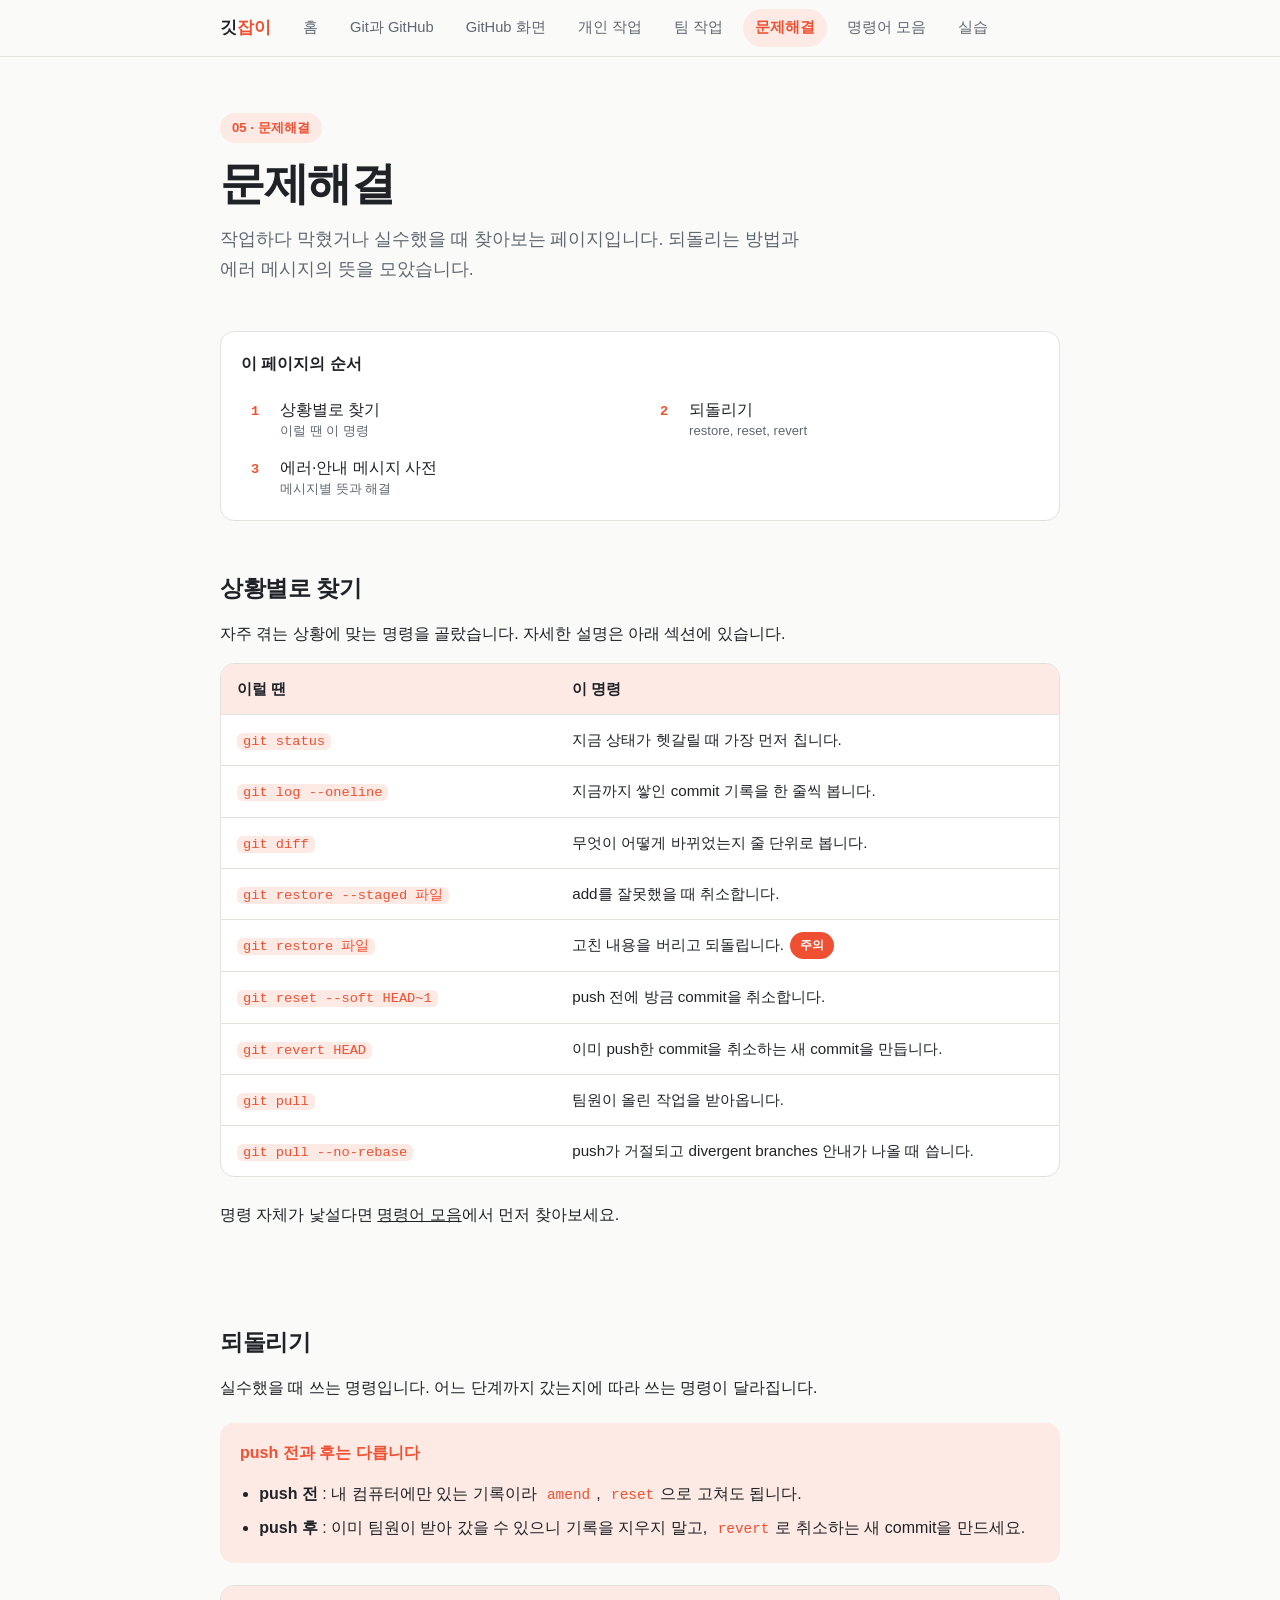
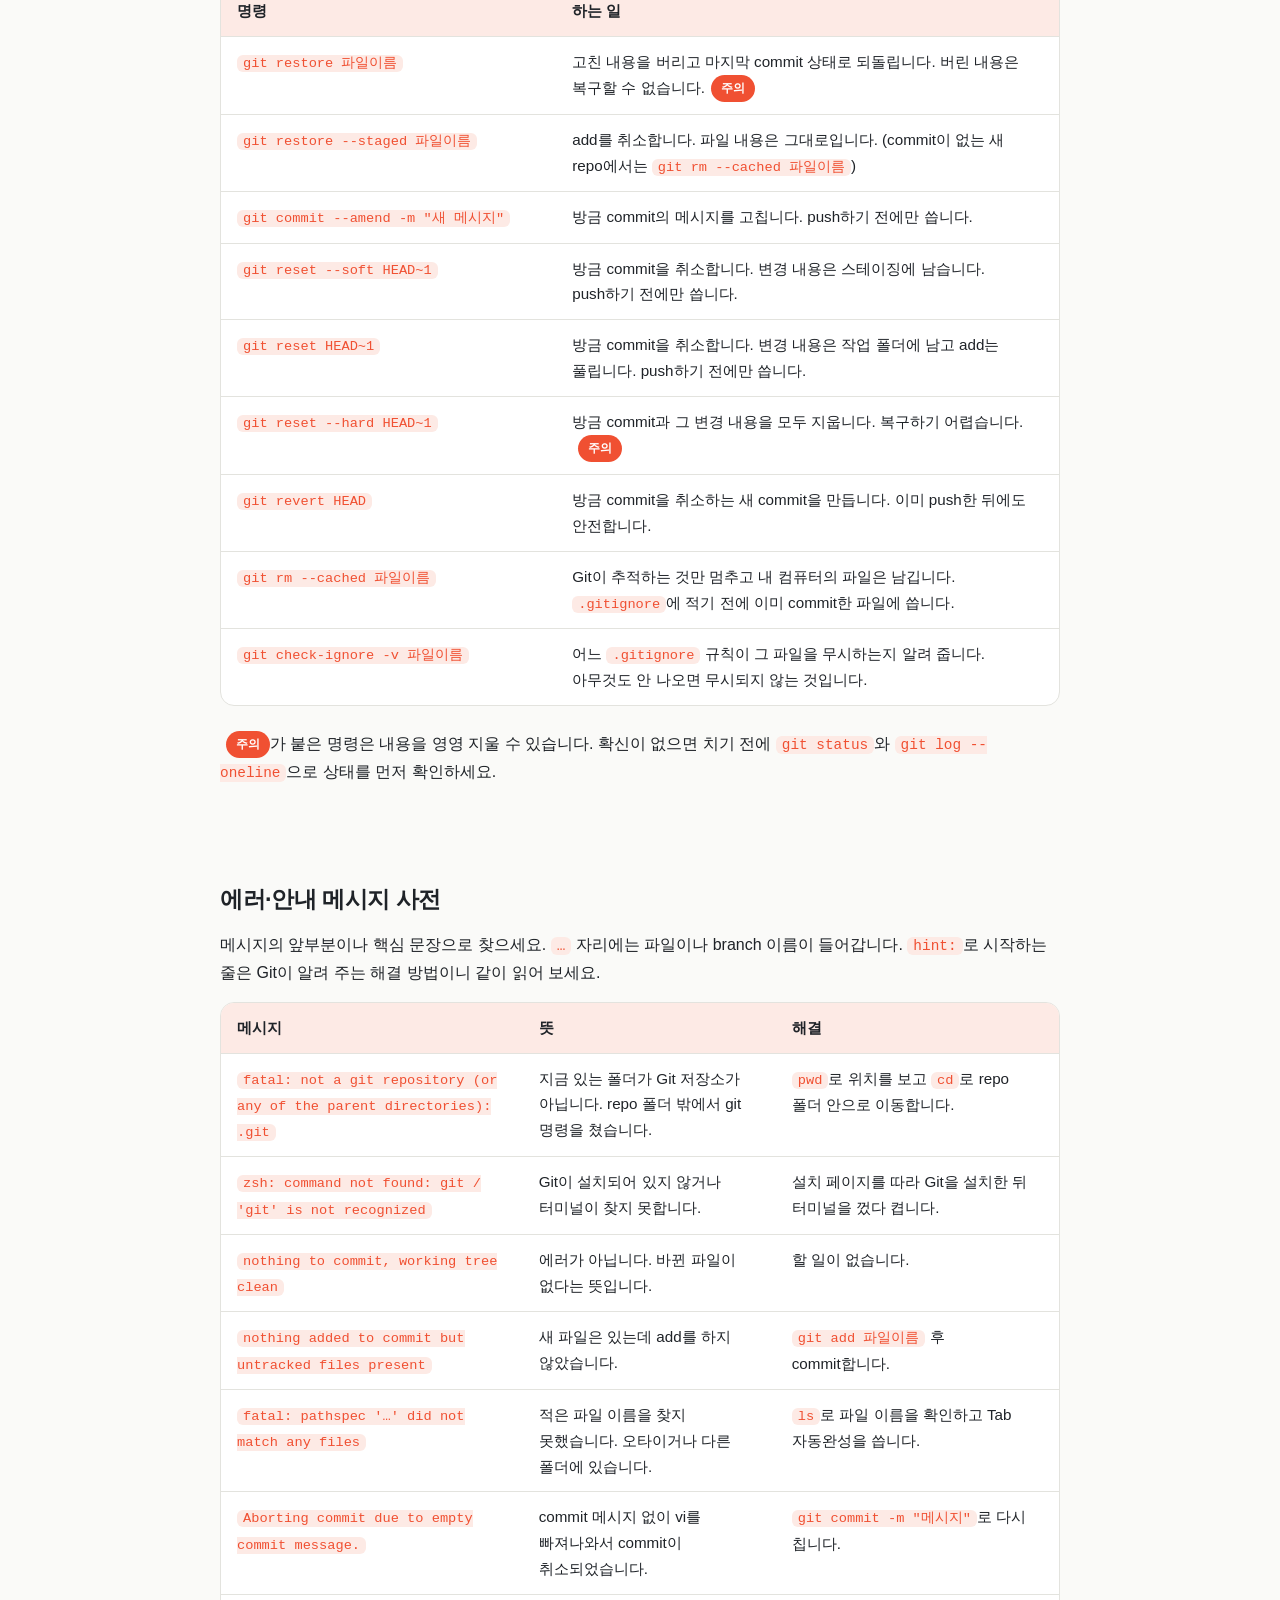
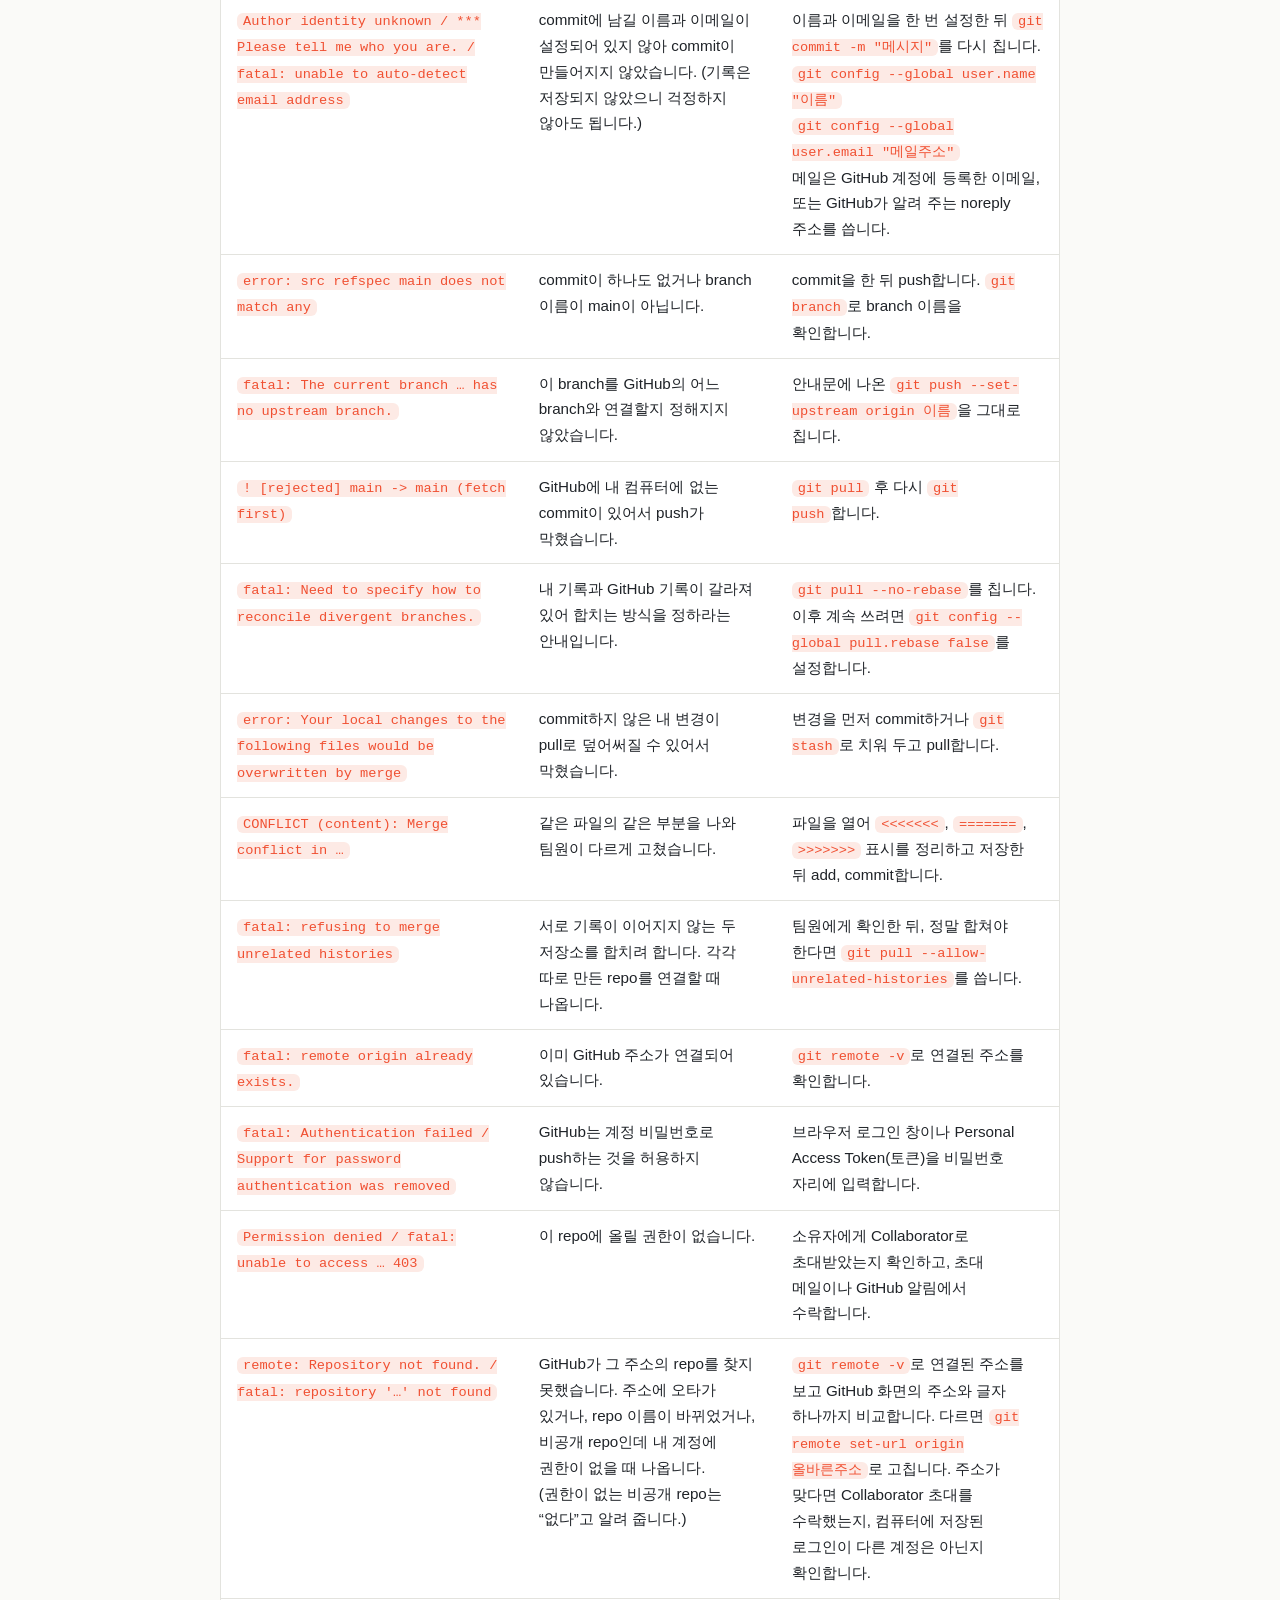
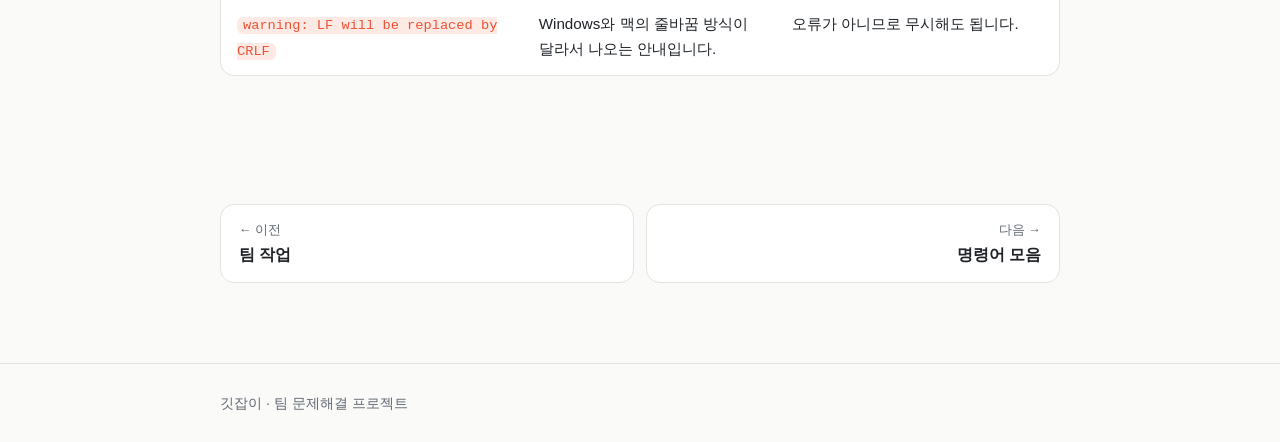
<file: docs/guide/troubleshoot.html>
<!DOCTYPE html>
<html lang="ko">
<head>
  <meta charset="UTF-8">
  <meta name="viewport" content="width=device-width, initial-scale=1">
  <title>문제해결 · 깃잡이</title>
  <meta name="description" content="되돌리는 방법과 자주 만나는 에러·안내 메시지의 뜻과 해결을 모은 페이지">
  <link rel="stylesheet" href="style.css">
</head>
<body>

  <!-- 상단 메뉴: 모든 페이지에 같은 메뉴를 넣습니다 -->
  <header class="site-nav">
    <div class="wrap">
      <a class="brand" href="index.html">깃<span>잡이</span></a>
      <a class="link" href="index.html">홈</a>
      <a class="link" href="git-github.html">Git과 GitHub</a>
      <a class="link" href="github-site.html">GitHub 화면</a>
      <a class="link" href="workflow.html">개인 작업</a>
      <a class="link" href="team.html">팀 작업</a>
      <a class="link" href="troubleshoot.html" aria-current="page">문제해결</a>
      <a class="link" href="commands.html">명령어 모음</a>
      <a class="link" href="practice/index.html">실습</a>
    </div>
  </header>

  <main class="wrap prose">

    <div class="page-head">
      <p class="eyebrow">05 · 문제해결</p>
      <h1>문제해결</h1>
      <p class="lead">
        작업하다 막혔거나 실수했을 때 찾아보는 페이지입니다.
        되돌리는 방법과 에러 메시지의 뜻을 모았습니다.
      </p>
    </div>

    <nav class="toc" aria-label="이 페이지의 목차">
      <p class="toc-title">이 페이지의 순서</p>
      <ol>
        <li><a href="#find"><b>1</b><span>상황별로 찾기<small>이럴 땐 이 명령</small></span></a></li>
        <li><a href="#undo"><b>2</b><span>되돌리기<small>restore, reset, revert</small></span></a></li>
        <li><a href="#errors"><b>3</b><span>에러·안내 메시지 사전<small>메시지별 뜻과 해결</small></span></a></li>
      </ol>
    </nav>

    <section id="find">
      <h2>상황별로 찾기</h2>
      <p>자주 겪는 상황에 맞는 명령을 골랐습니다. 자세한 설명은 아래 섹션에 있습니다.</p>
      <div class="table-wrap">
        <table class="cmd-table ">
          <thead><tr><th>이럴 땐</th><th>이 명령</th></tr></thead>
          <tbody>
            <tr><td><code>git status</code></td><td>지금 상태가 헷갈릴 때 가장 먼저 칩니다.</td></tr>
            <tr><td><code>git log --oneline</code></td><td>지금까지 쌓인 commit 기록을 한 줄씩 봅니다.</td></tr>
            <tr><td><code>git diff</code></td><td>무엇이 어떻게 바뀌었는지 줄 단위로 봅니다.</td></tr>
            <tr><td><code>git restore --staged 파일</code></td><td>add를 잘못했을 때 취소합니다.</td></tr>
            <tr><td><code>git restore 파일</code></td><td>고친 내용을 버리고 되돌립니다.<span class="tag warn">주의</span></td></tr>
            <tr><td><code>git reset --soft HEAD~1</code></td><td>push 전에 방금 commit을 취소합니다.</td></tr>
            <tr><td><code>git revert HEAD</code></td><td>이미 push한 commit을 취소하는 새 commit을 만듭니다.</td></tr>
            <tr><td><code>git pull</code></td><td>팀원이 올린 작업을 받아옵니다.</td></tr>
            <tr><td><code>git pull --no-rebase</code></td><td>push가 거절되고 divergent branches 안내가 나올 때 씁니다.</td></tr>
          </tbody>
        </table>
      </div>
      <p>명령 자체가 낯설다면 <a href="commands.html">명령어 모음</a>에서 먼저 찾아보세요.</p>
    </section>

    <section id="undo">
      <h2>되돌리기</h2>
      <p>실수했을 때 쓰는 명령입니다. 어느 단계까지 갔는지에 따라 쓰는 명령이 달라집니다.</p>

      <div class="callout">
        <p class="callout-title">push 전과 후는 다릅니다</p>
        <ul>
          <li><strong>push 전</strong> : 내 컴퓨터에만 있는 기록이라 <code>amend</code>, <code>reset</code>으로 고쳐도 됩니다.</li>
          <li><strong>push 후</strong> : 이미 팀원이 받아 갔을 수 있으니 기록을 지우지 말고, <code>revert</code>로 취소하는 새 commit을 만드세요.</li>
        </ul>
      </div>

      <div class="table-wrap">
        <table class="cmd-table ">
          <thead><tr><th>명령</th><th>하는 일</th></tr></thead>
          <tbody>
            <tr><td><code>git restore 파일이름</code></td><td>고친 내용을 버리고 마지막 commit 상태로 되돌립니다. 버린 내용은 복구할 수 없습니다.<span class="tag warn">주의</span></td></tr>
            <tr><td><code>git restore --staged 파일이름</code></td><td>add를 취소합니다. 파일 내용은 그대로입니다. (commit이 없는 새 repo에서는 <code>git rm --cached 파일이름</code>)</td></tr>
            <tr><td><code>git commit --amend -m &quot;새 메시지&quot;</code></td><td>방금 commit의 메시지를 고칩니다. push하기 전에만 씁니다.</td></tr>
            <tr><td><code>git reset --soft HEAD~1</code></td><td>방금 commit을 취소합니다. 변경 내용은 스테이징에 남습니다. push하기 전에만 씁니다.</td></tr>
            <tr><td><code>git reset HEAD~1</code></td><td>방금 commit을 취소합니다. 변경 내용은 작업 폴더에 남고 add는 풀립니다. push하기 전에만 씁니다.</td></tr>
            <tr><td><code>git reset --hard HEAD~1</code></td><td>방금 commit과 그 변경 내용을 모두 지웁니다. 복구하기 어렵습니다.<span class="tag warn">주의</span></td></tr>
            <tr><td><code>git revert HEAD</code></td><td>방금 commit을 취소하는 새 commit을 만듭니다. 이미 push한 뒤에도 안전합니다.</td></tr>
            <tr><td><code>git rm --cached 파일이름</code></td><td>Git이 추적하는 것만 멈추고 내 컴퓨터의 파일은 남깁니다. <code>.gitignore</code>에 적기 전에 이미 commit한 파일에 씁니다.</td></tr>
            <tr><td><code>git check-ignore -v 파일이름</code></td><td>어느 <code>.gitignore</code> 규칙이 그 파일을 무시하는지 알려 줍니다. 아무것도 안 나오면 무시되지 않는 것입니다.</td></tr>
          </tbody>
        </table>
      </div>
      <p>
        <span class="tag warn">주의</span>가 붙은 명령은 내용을 영영 지울 수 있습니다. 확신이 없으면 치기 전에 <code>git status</code>와 <code>git log --oneline</code>으로 상태를 먼저 확인하세요.
      </p>
    </section>

    <section id="errors">
      <h2>에러·안내 메시지 사전</h2>
      <p>
        메시지의 앞부분이나 핵심 문장으로 찾으세요. <code>…</code> 자리에는 파일이나 branch 이름이 들어갑니다.
        <code>hint:</code>로 시작하는 줄은 Git이 알려 주는 해결 방법이니 같이 읽어 보세요.
      </p>
      <div class="table-wrap">
        <table class="err-table">
          <thead><tr><th>메시지</th><th>뜻</th><th>해결</th></tr></thead>
          <tbody>
            <tr><td><code>fatal: not a git repository (or any of the parent directories): .git</code></td><td>지금 있는 폴더가 Git 저장소가 아닙니다. repo 폴더 밖에서 git 명령을 쳤습니다.</td><td><code>pwd</code>로 위치를 보고 <code>cd</code>로 repo 폴더 안으로 이동합니다.</td></tr>
            <tr><td><code>zsh: command not found: git / &#x27;git&#x27; is not recognized</code></td><td>Git이 설치되어 있지 않거나 터미널이 찾지 못합니다.</td><td>설치 페이지를 따라 Git을 설치한 뒤 터미널을 껐다 켭니다.</td></tr>
            <tr><td><code>nothing to commit, working tree clean</code></td><td>에러가 아닙니다. 바뀐 파일이 없다는 뜻입니다.</td><td>할 일이 없습니다.</td></tr>
            <tr><td><code>nothing added to commit but untracked files present</code></td><td>새 파일은 있는데 add를 하지 않았습니다.</td><td><code>git add 파일이름</code> 후 commit합니다.</td></tr>
            <tr><td><code>fatal: pathspec &#x27;…&#x27; did not match any files</code></td><td>적은 파일 이름을 찾지 못했습니다. 오타이거나 다른 폴더에 있습니다.</td><td><code>ls</code>로 파일 이름을 확인하고 Tab 자동완성을 씁니다.</td></tr>
            <tr><td><code>Aborting commit due to empty commit message.</code></td><td>commit 메시지 없이 vi를 빠져나와서 commit이 취소되었습니다.</td><td><code>git commit -m "메시지"</code>로 다시 칩니다.</td></tr>
            <tr><td><code>Author identity unknown / *** Please tell me who you are. / fatal: unable to auto-detect email address</code></td><td>commit에 남길 이름과 이메일이 설정되어 있지 않아 commit이 만들어지지 않았습니다. (기록은 저장되지 않았으니 걱정하지 않아도 됩니다.)</td><td>이름과 이메일을 한 번 설정한 뒤 <code>git commit -m "메시지"</code>를 다시 칩니다.<br><code>git config --global user.name "이름"</code><br><code>git config --global user.email "메일주소"</code><br>메일은 GitHub 계정에 등록한 이메일, 또는 GitHub가 알려 주는 noreply 주소를 씁니다.</td></tr>
            <tr><td><code>error: src refspec main does not match any</code></td><td>commit이 하나도 없거나 branch 이름이 main이 아닙니다.</td><td>commit을 한 뒤 push합니다. <code>git branch</code>로 branch 이름을 확인합니다.</td></tr>
            <tr><td><code>fatal: The current branch … has no upstream branch.</code></td><td>이 branch를 GitHub의 어느 branch와 연결할지 정해지지 않았습니다.</td><td>안내문에 나온 <code>git push --set-upstream origin 이름</code>을 그대로 칩니다.</td></tr>
            <tr><td><code>! [rejected] main -&gt; main (fetch first)</code></td><td>GitHub에 내 컴퓨터에 없는 commit이 있어서 push가 막혔습니다.</td><td><code>git pull</code> 후 다시 <code>git push</code>합니다.</td></tr>
            <tr><td><code>fatal: Need to specify how to reconcile divergent branches.</code></td><td>내 기록과 GitHub 기록이 갈라져 있어 합치는 방식을 정하라는 안내입니다.</td><td><code>git pull --no-rebase</code>를 칩니다. 이후 계속 쓰려면 <code>git config --global pull.rebase false</code>를 설정합니다.</td></tr>
            <tr><td><code>error: Your local changes to the following files would be overwritten by merge</code></td><td>commit하지 않은 내 변경이 pull로 덮어써질 수 있어서 막혔습니다.</td><td>변경을 먼저 commit하거나 <code>git stash</code>로 치워 두고 pull합니다.</td></tr>
            <tr><td><code>CONFLICT (content): Merge conflict in …</code></td><td>같은 파일의 같은 부분을 나와 팀원이 다르게 고쳤습니다.</td><td>파일을 열어 <code>&lt;&lt;&lt;&lt;&lt;&lt;&lt;</code>, <code>=======</code>, <code>&gt;&gt;&gt;&gt;&gt;&gt;&gt;</code> 표시를 정리하고 저장한 뒤 add, commit합니다.</td></tr>
            <tr><td><code>fatal: refusing to merge unrelated histories</code></td><td>서로 기록이 이어지지 않는 두 저장소를 합치려 합니다. 각각 따로 만든 repo를 연결할 때 나옵니다.</td><td>팀원에게 확인한 뒤, 정말 합쳐야 한다면 <code>git pull --allow-unrelated-histories</code>를 씁니다.</td></tr>
            <tr><td><code>fatal: remote origin already exists.</code></td><td>이미 GitHub 주소가 연결되어 있습니다.</td><td><code>git remote -v</code>로 연결된 주소를 확인합니다.</td></tr>
            <tr><td><code>fatal: Authentication failed / Support for password authentication was removed</code></td><td>GitHub는 계정 비밀번호로 push하는 것을 허용하지 않습니다.</td><td>브라우저 로그인 창이나 Personal Access Token(토큰)을 비밀번호 자리에 입력합니다.</td></tr>
            <tr><td><code>Permission denied / fatal: unable to access … 403</code></td><td>이 repo에 올릴 권한이 없습니다.</td><td>소유자에게 Collaborator로 초대받았는지 확인하고, 초대 메일이나 GitHub 알림에서 수락합니다.</td></tr>
            <tr><td><code>remote: Repository not found. / fatal: repository '…' not found</code></td><td>GitHub가 그 주소의 repo를 찾지 못했습니다. 주소에 오타가 있거나, repo 이름이 바뀌었거나, 비공개 repo인데 내 계정에 권한이 없을 때 나옵니다. (권한이 없는 비공개 repo는 “없다”고 알려 줍니다.)</td><td><code>git remote -v</code>로 연결된 주소를 보고 GitHub 화면의 주소와 글자 하나까지 비교합니다. 다르면 <code>git remote set-url origin 올바른주소</code>로 고칩니다. 주소가 맞다면 Collaborator 초대를 수락했는지, 컴퓨터에 저장된 로그인이 다른 계정은 아닌지 확인합니다.</td></tr>
            <tr><td><code>warning: LF will be replaced by CRLF</code></td><td>Windows와 맥의 줄바꿈 방식이 달라서 나오는 안내입니다.</td><td>오류가 아니므로 무시해도 됩니다.</td></tr>
          </tbody>
        </table>
      </div>
    </section>

    <section id="pager">
      <nav class="pager" aria-label="페이지 이동">
        <a class="prev" href="team.html"><small>← 이전</small>팀 작업</a>
        <a class="next" href="commands.html"><small>다음 →</small>명령어 모음</a>
      </nav>
    </section>

  </main>

  <footer class="site-footer">
    <div class="wrap">깃잡이 · 팀 문제해결 프로젝트</div>
  </footer>

</body>
</html>
</file>
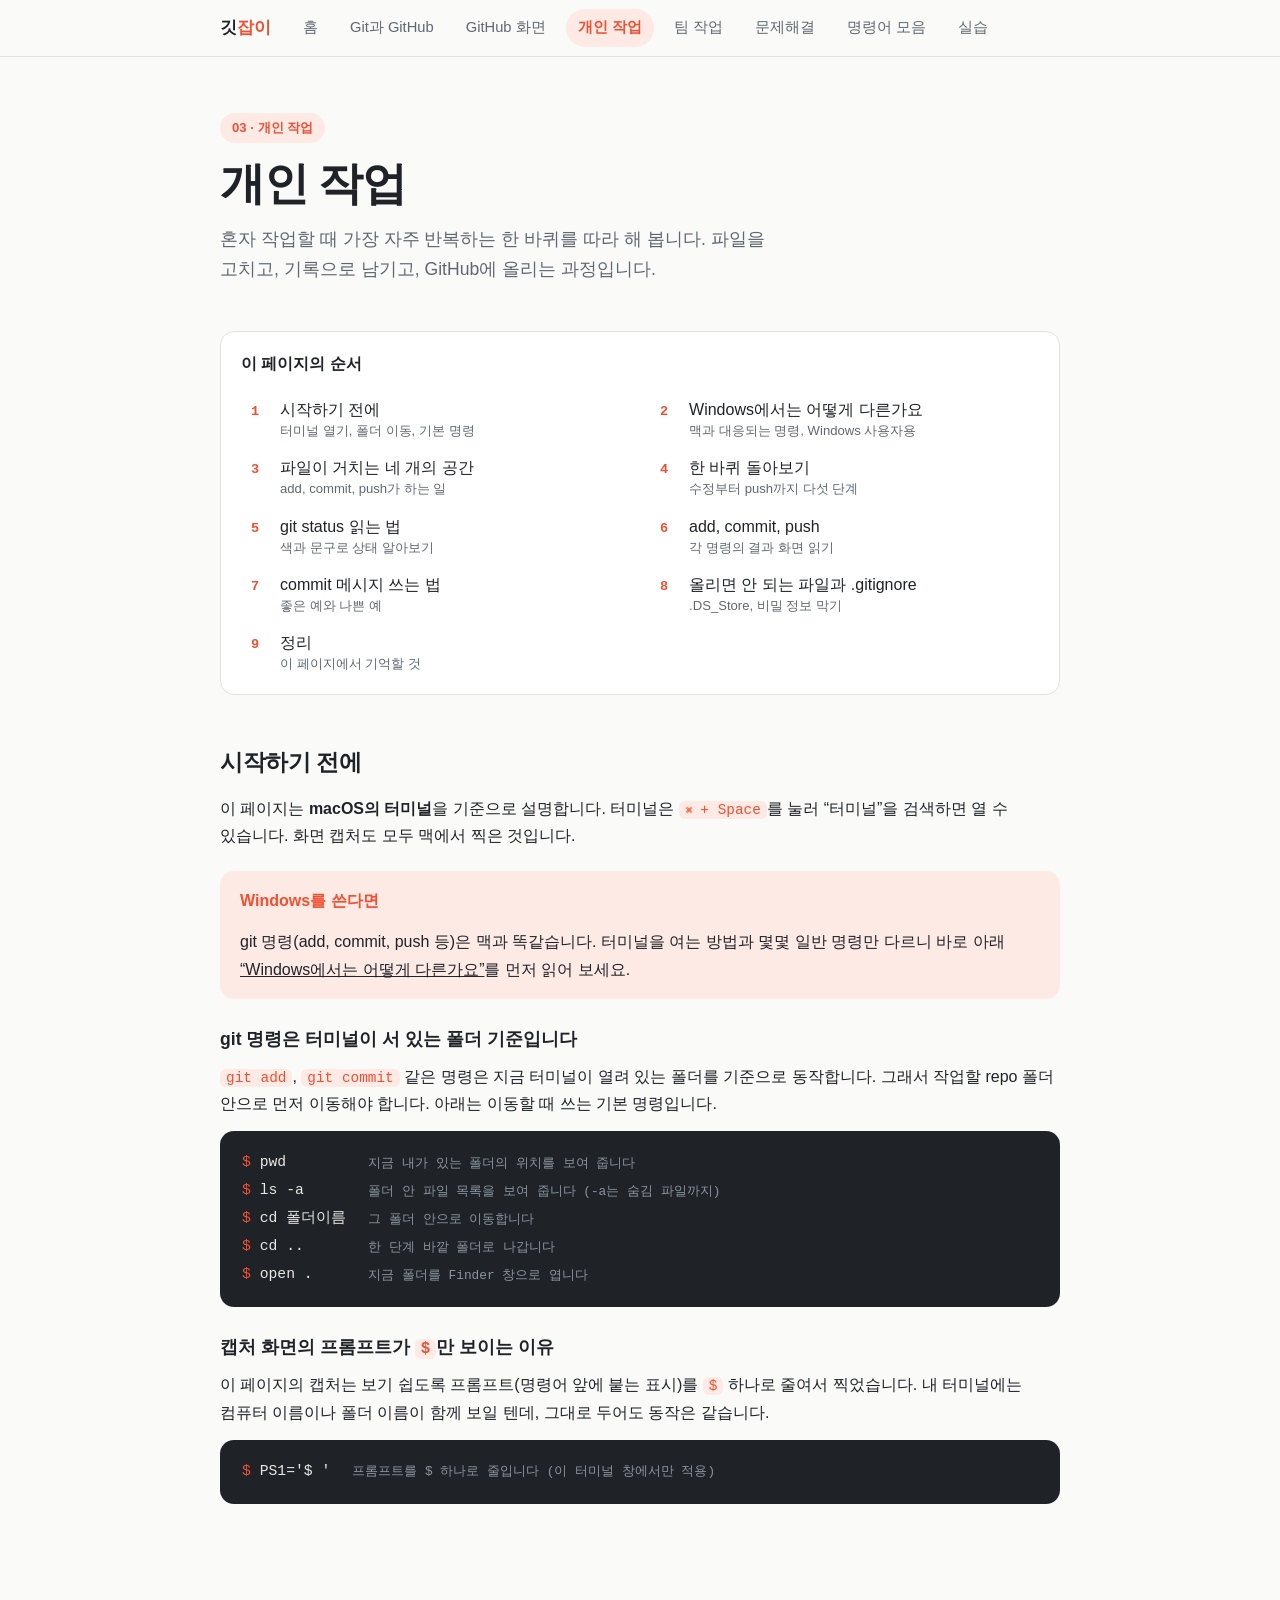
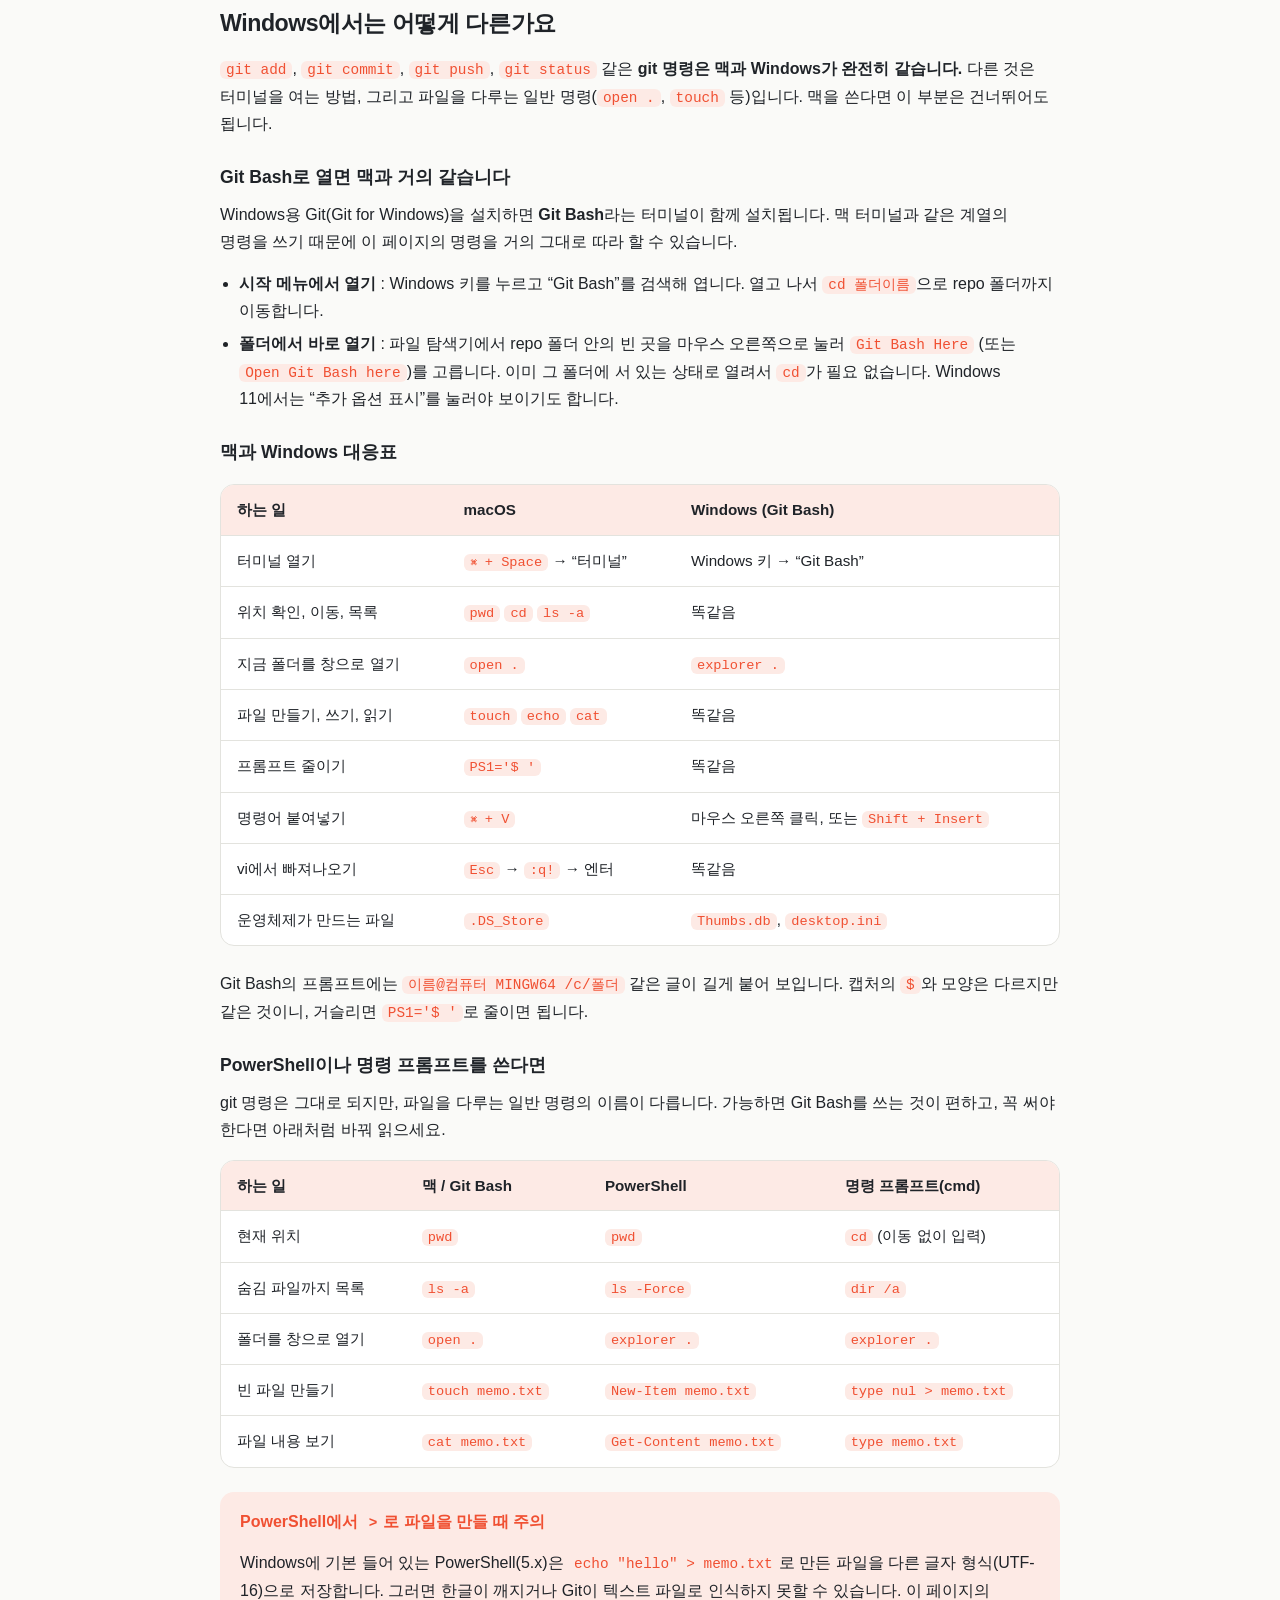
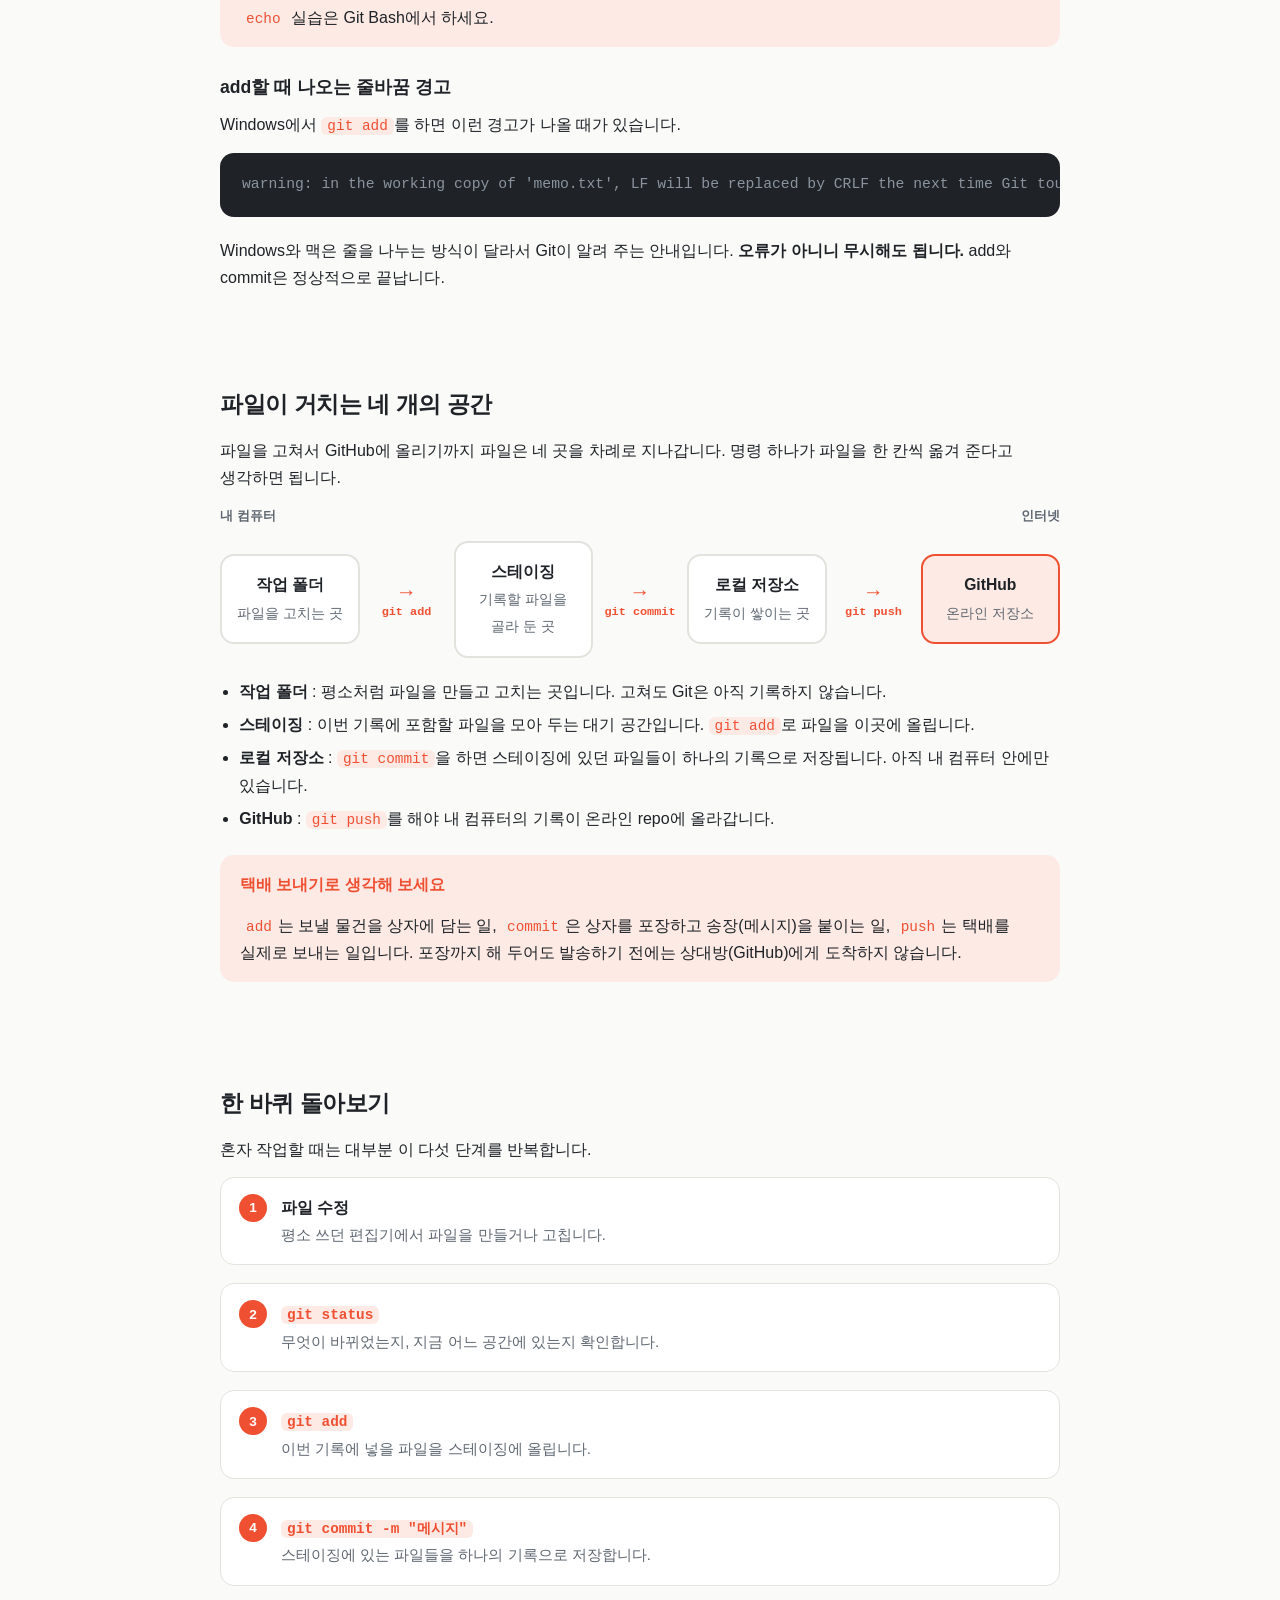
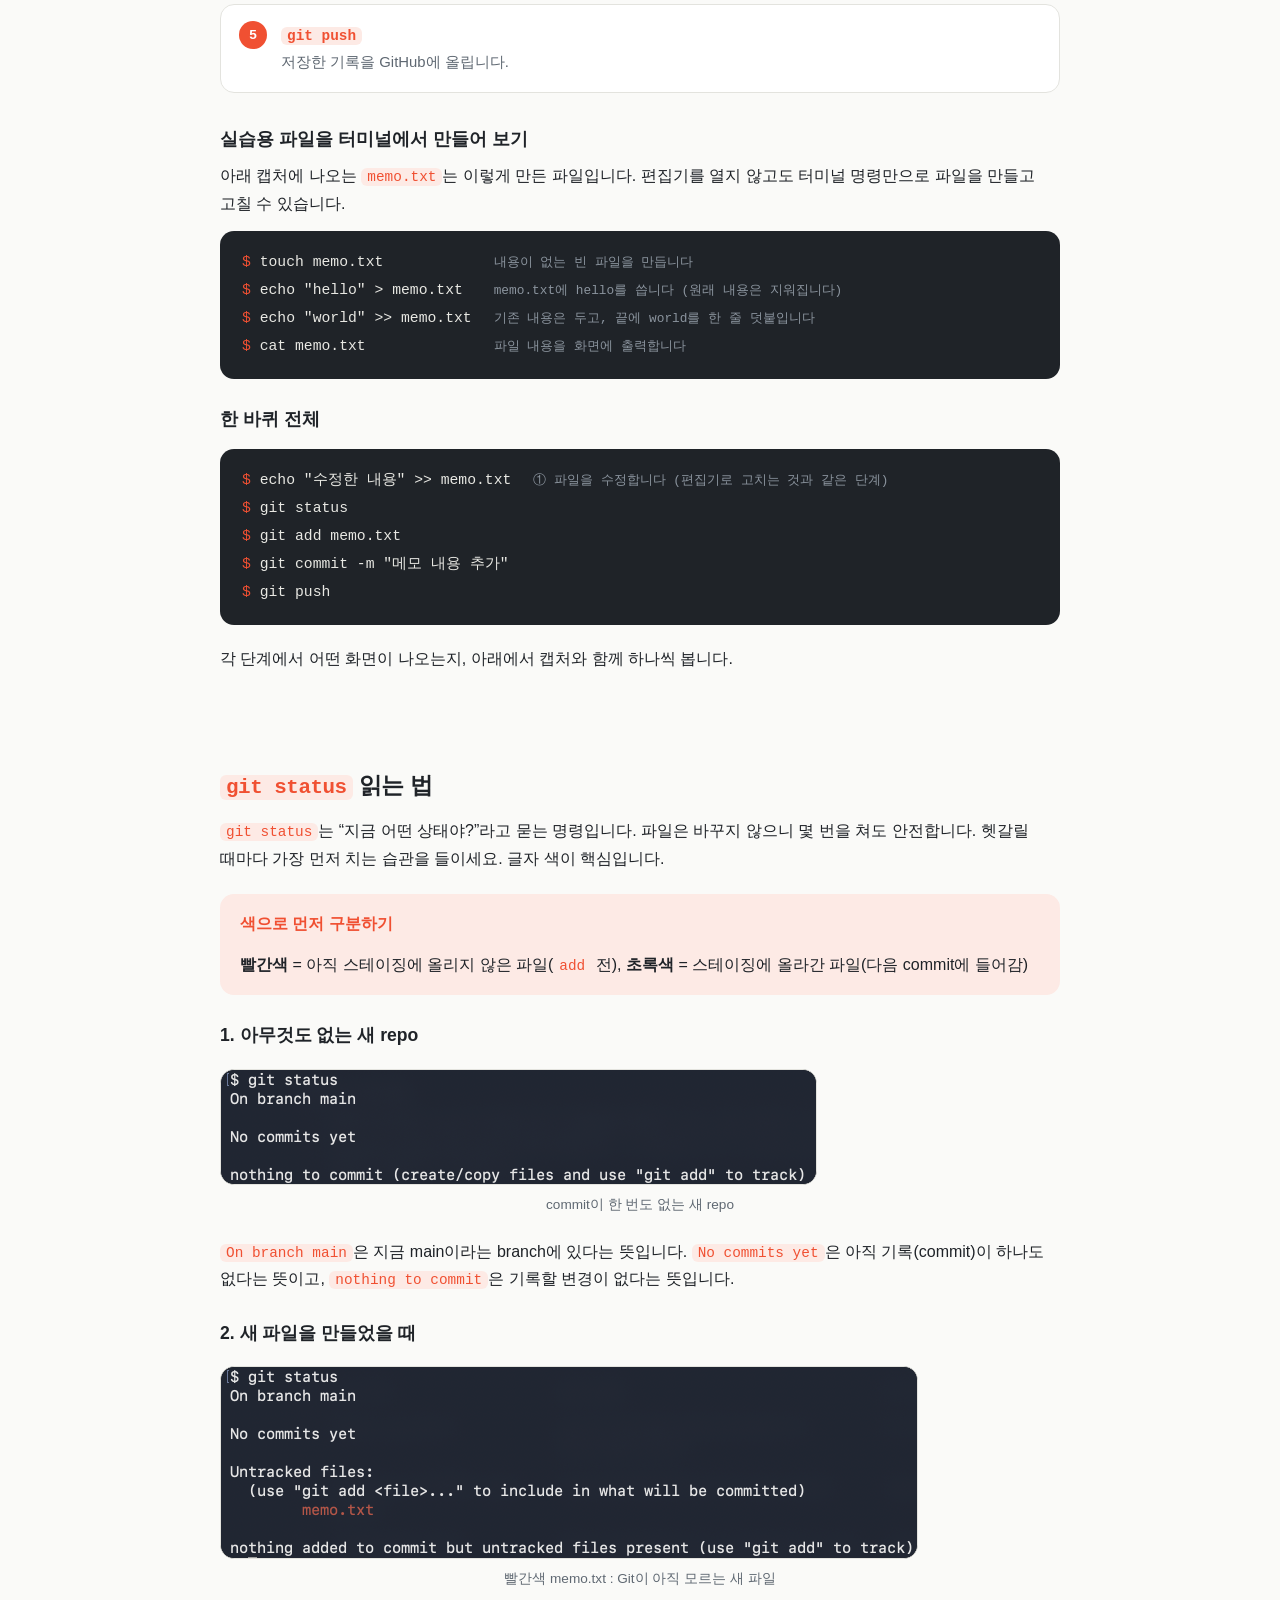
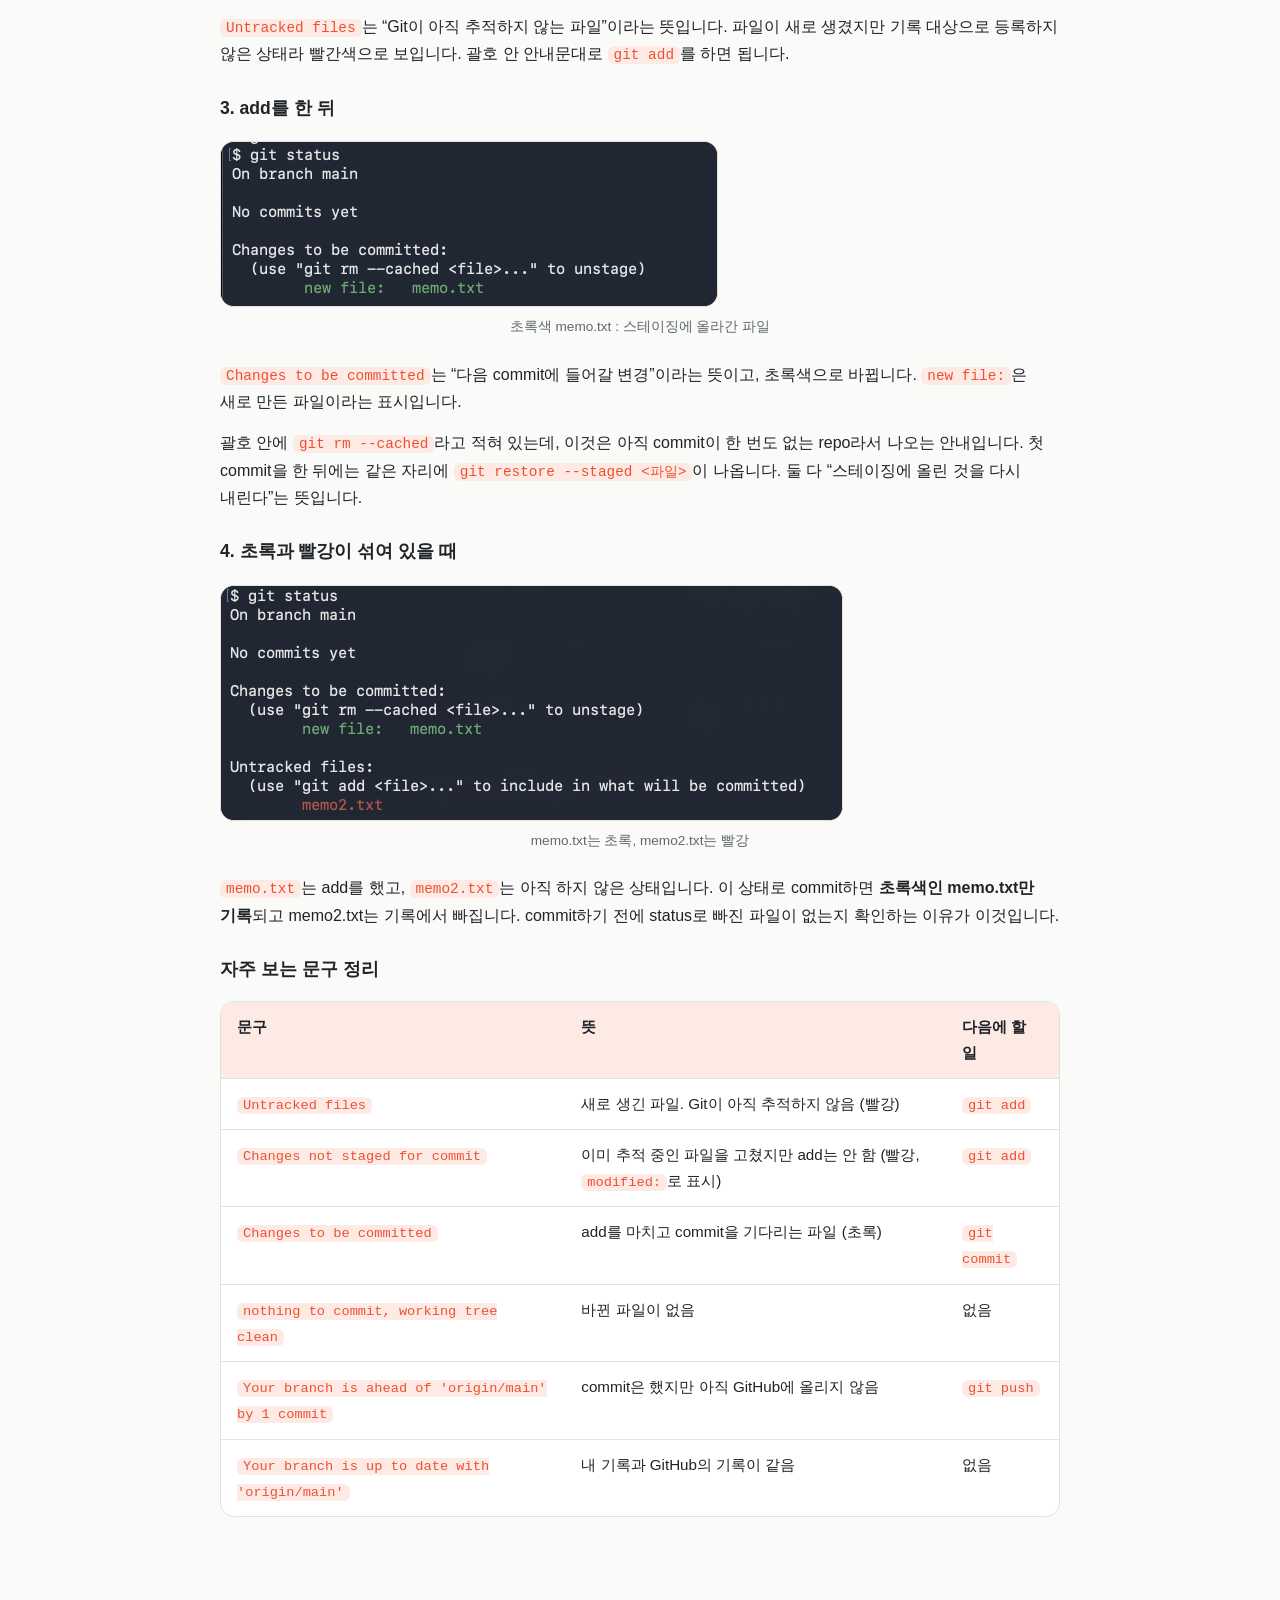
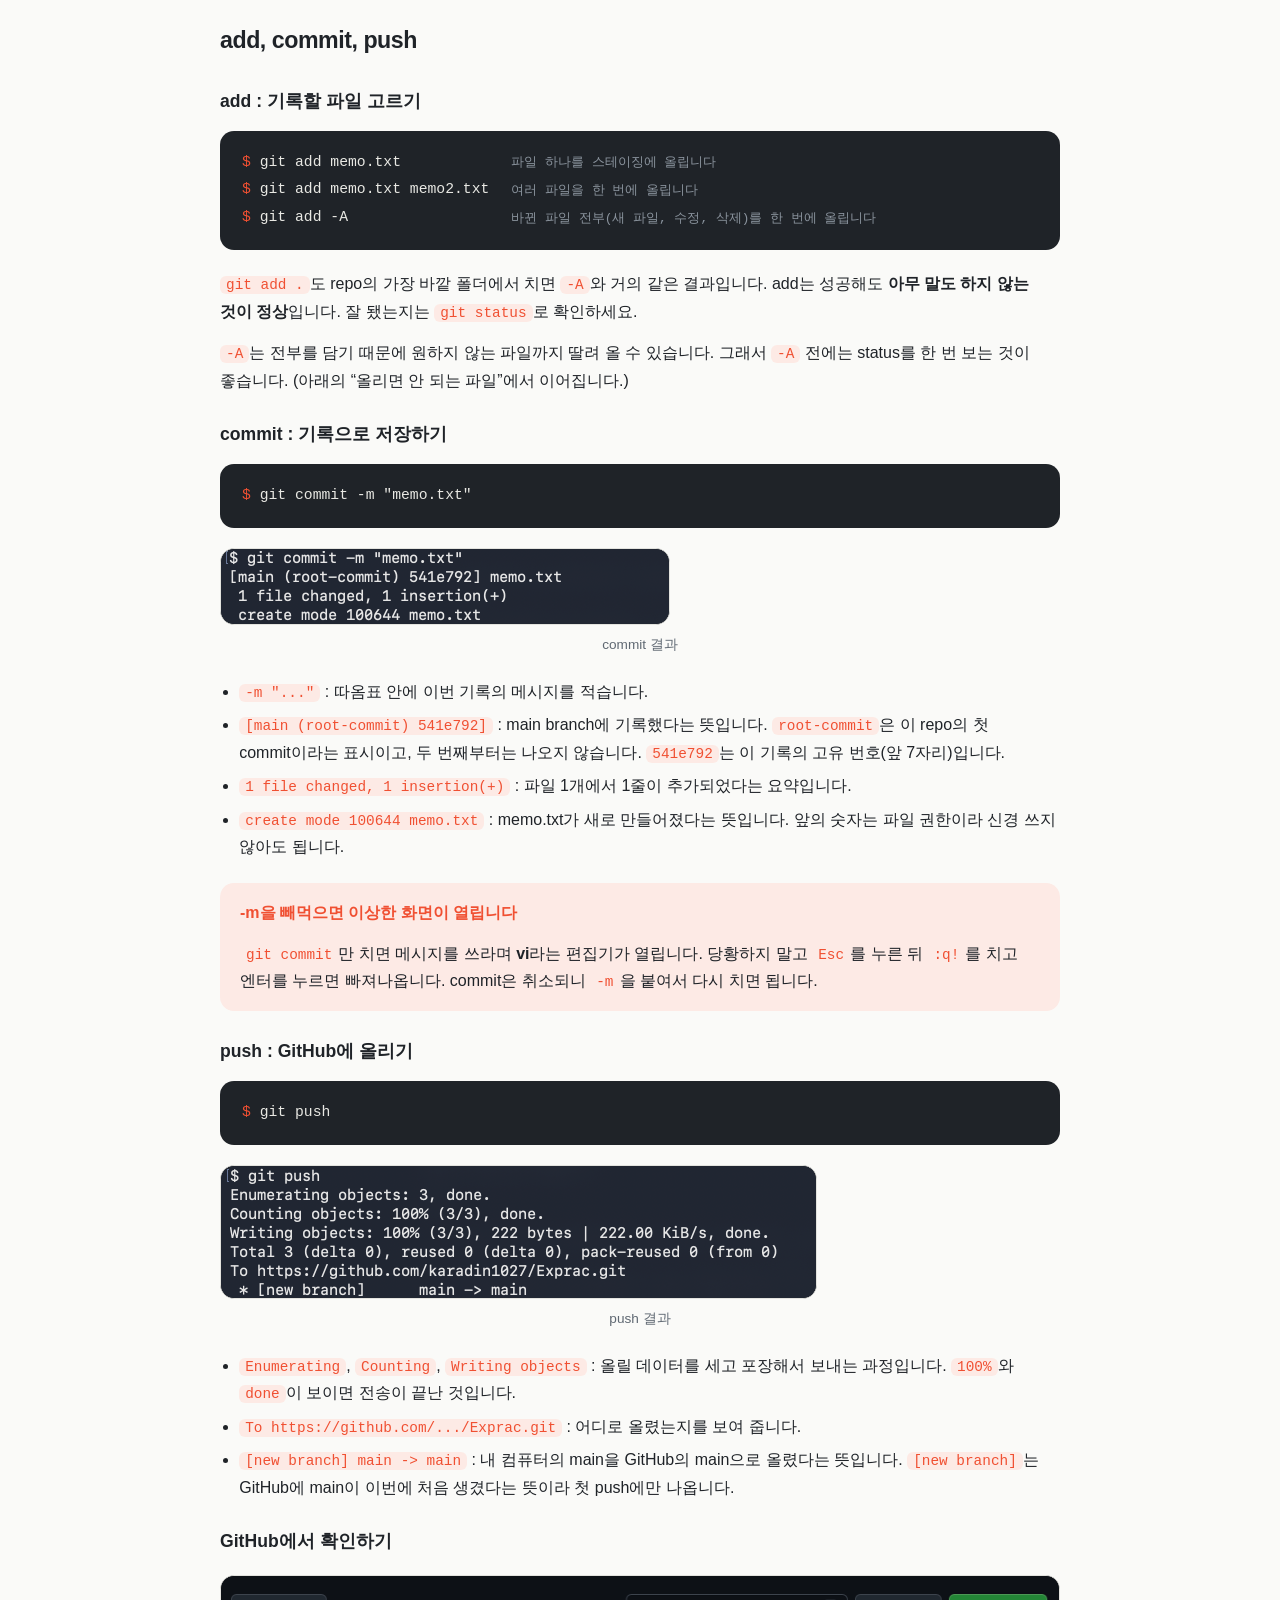
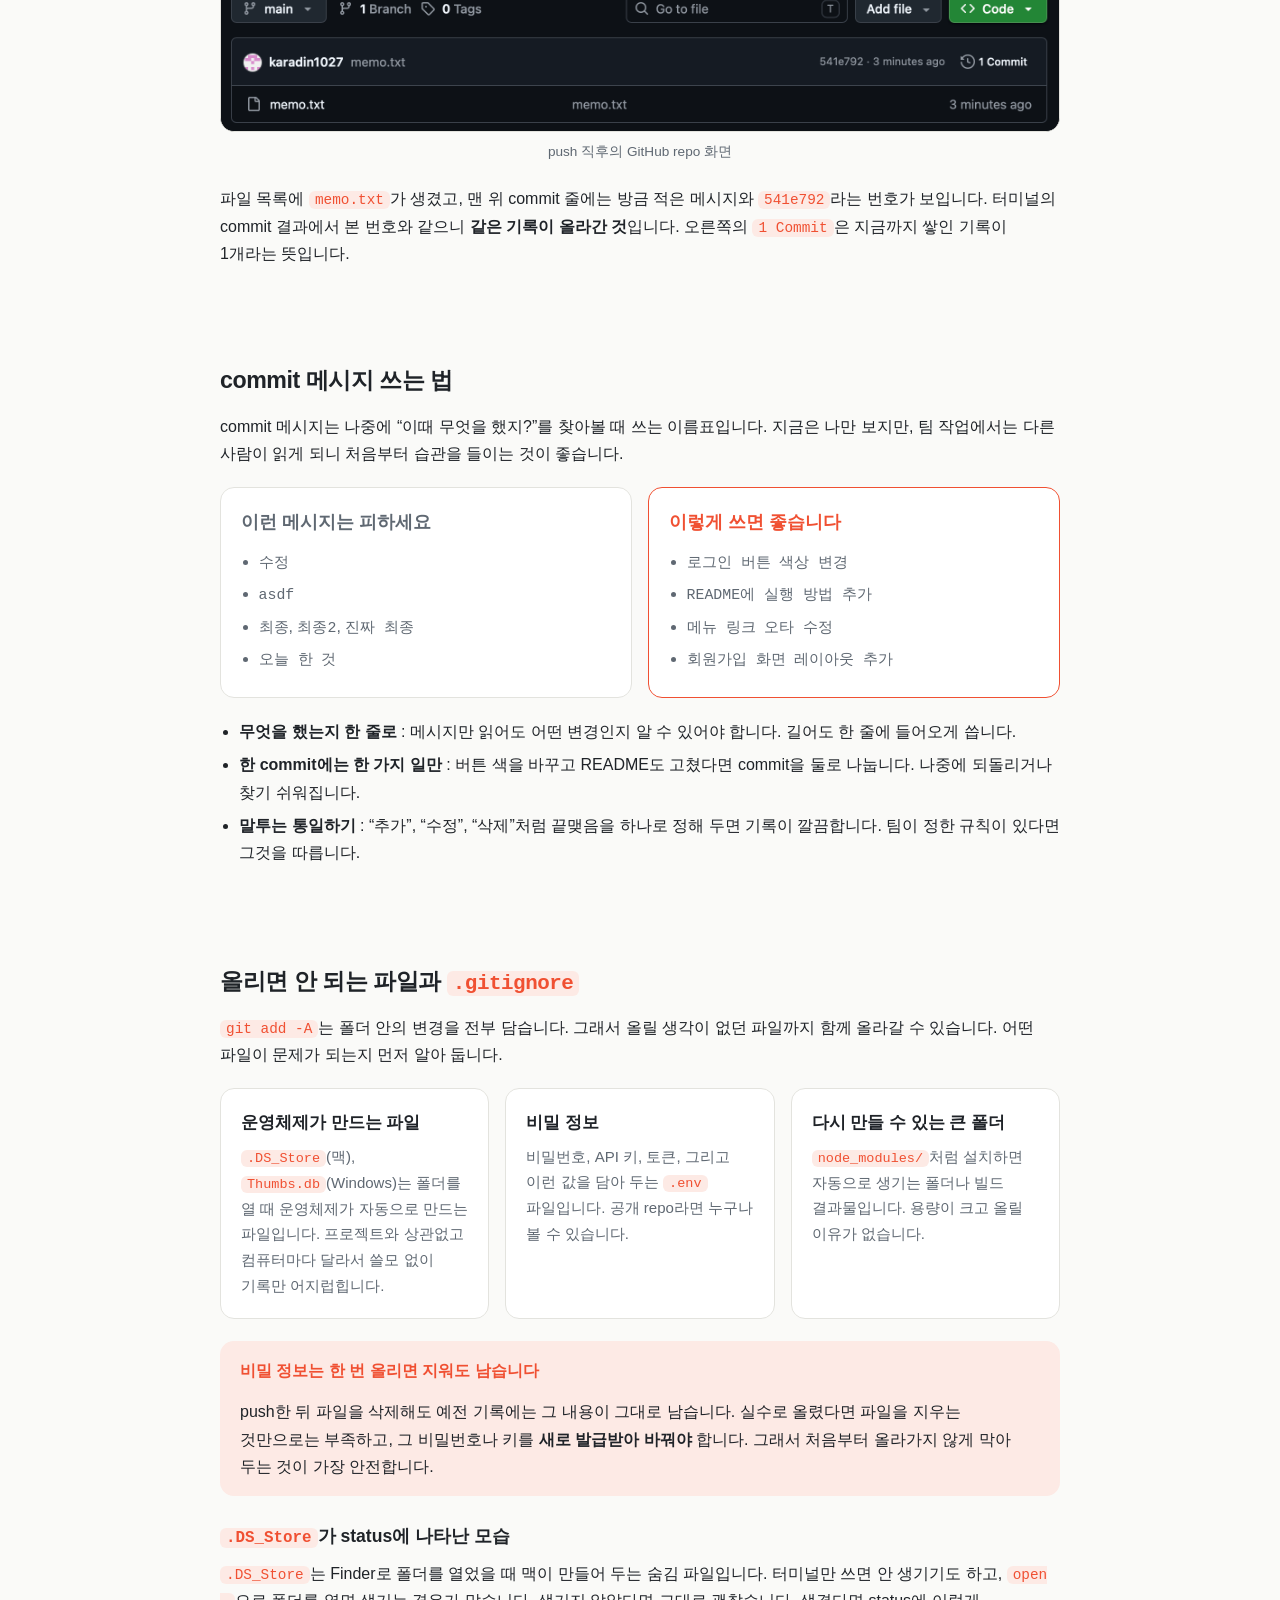
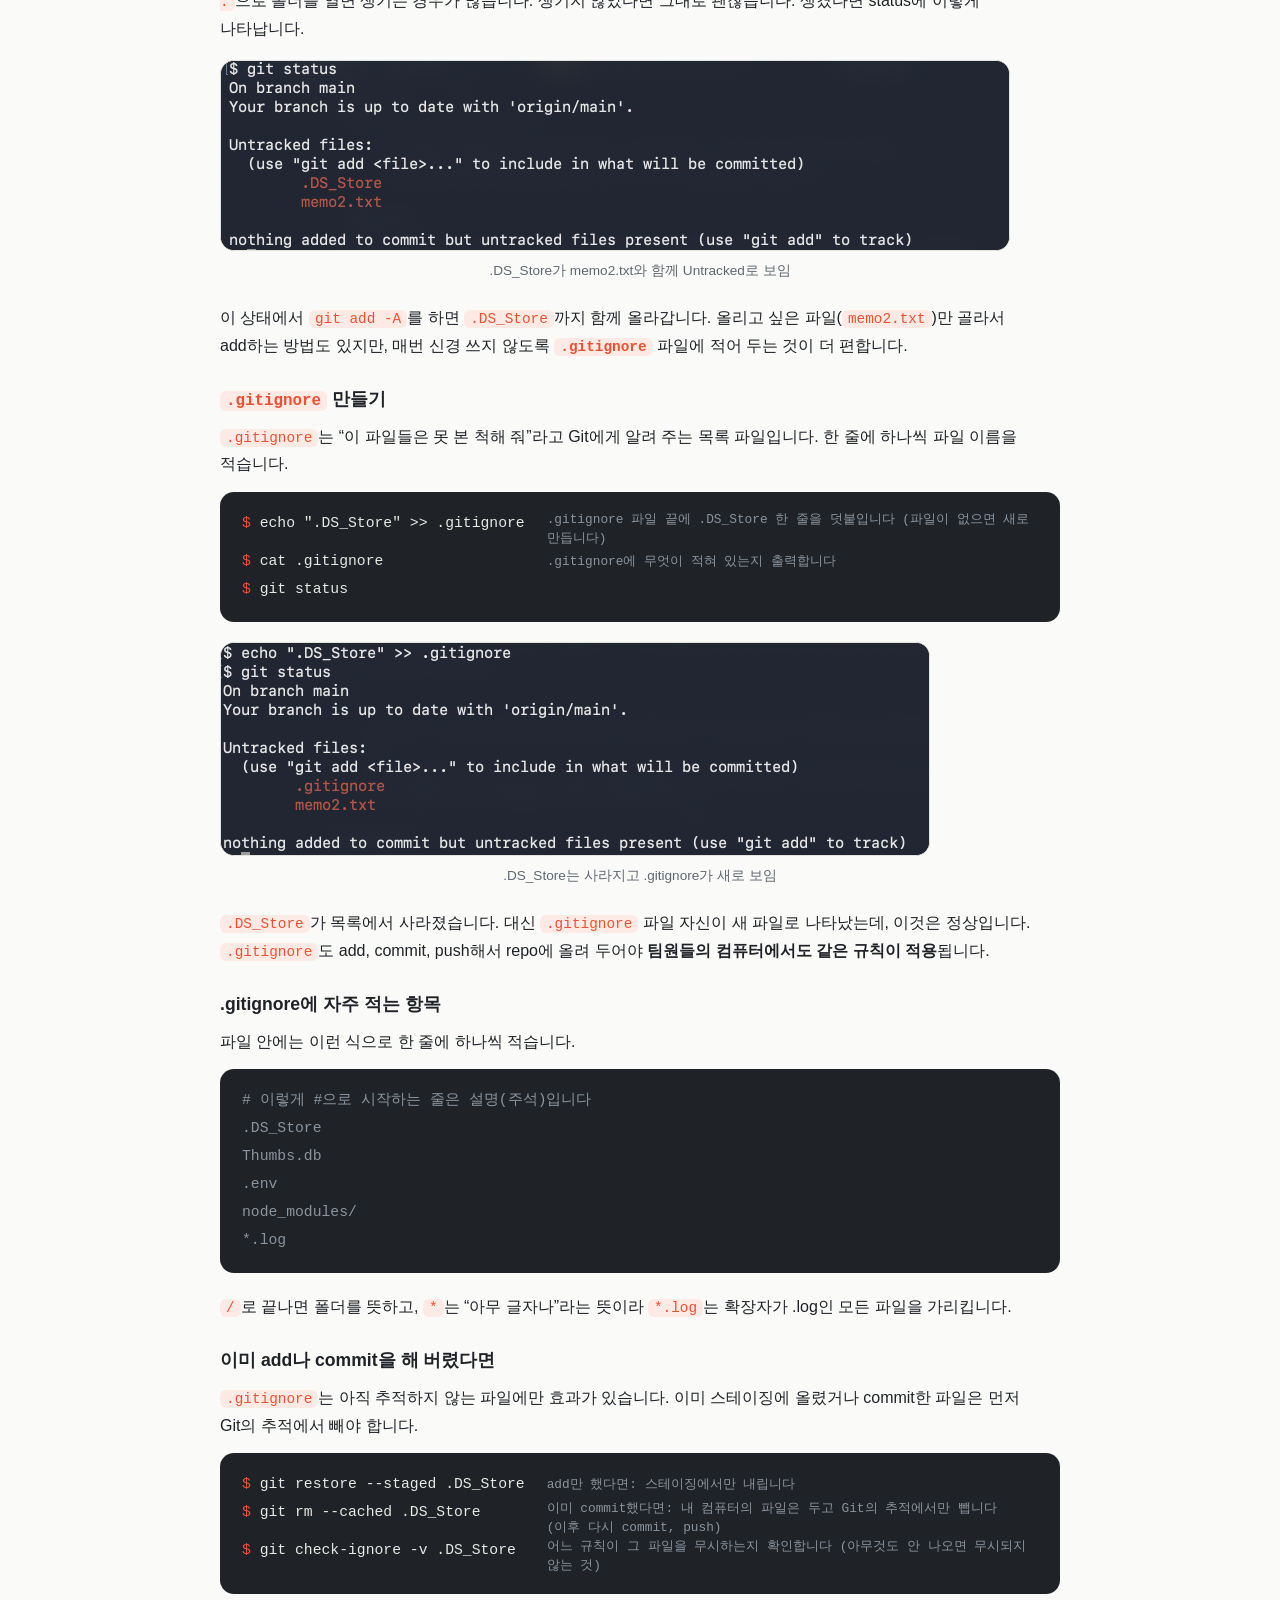
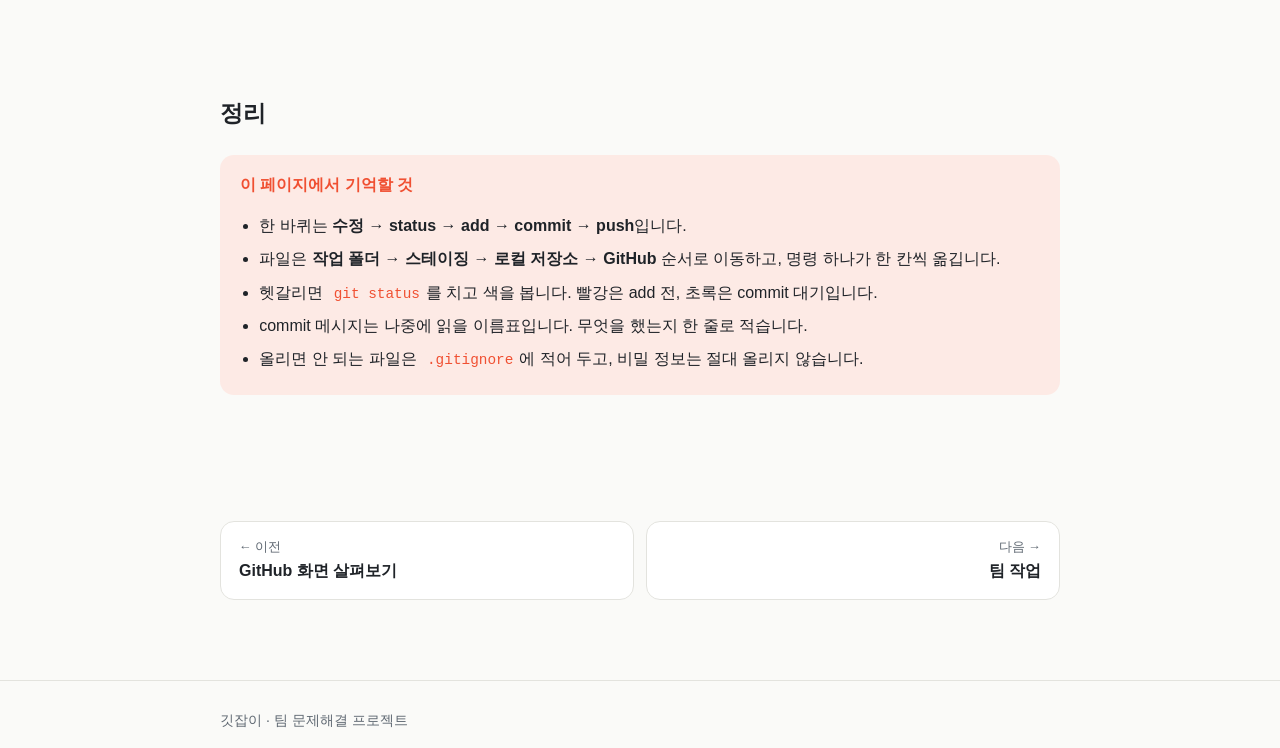
<file: docs/guide/workflow.html>
<!DOCTYPE html>
<html lang="ko">
<head>
  <meta charset="UTF-8">
  <meta name="viewport" content="width=device-width, initial-scale=1">
  <title>개인 작업 · 깃잡이</title>
  <meta name="description" content="파일을 고치고 add, commit, push로 GitHub에 올리는 한 바퀴를 터미널(macOS) 기준으로 설명한 페이지">
  <link rel="stylesheet" href="style.css">
</head>
<body>

  <!-- 상단 메뉴: 모든 페이지에 같은 메뉴를 넣습니다 -->
  <header class="site-nav">
    <div class="wrap">
      <a class="brand" href="index.html">깃<span>잡이</span></a>
      <a class="link" href="index.html">홈</a>
      <a class="link" href="git-github.html">Git과 GitHub</a>
      <a class="link" href="github-site.html">GitHub 화면</a>
      <a class="link" href="workflow.html" aria-current="page">개인 작업</a>
      <a class="link" href="team.html">팀 작업</a>
      <a class="link" href="troubleshoot.html">문제해결</a>
      <a class="link" href="commands.html">명령어 모음</a>
      <a class="link" href="practice/index.html">실습</a>
    </div>
  </header>

  <main class="wrap prose">

    <!-- 제목 -->
    <div class="page-head">
      <p class="eyebrow">03 · 개인 작업</p>
      <h1>개인 작업</h1>
      <p class="lead">
        혼자 작업할 때 가장 자주 반복하는 한 바퀴를 따라 해 봅니다.
        파일을 고치고, 기록으로 남기고, GitHub에 올리는 과정입니다.
      </p>
    </div>

    <!-- 목차 -->
    <nav class="toc" aria-label="이 페이지의 목차">
      <p class="toc-title">이 페이지의 순서</p>
      <ol>
        <li><a href="#before"><b>1</b><span>시작하기 전에<small>터미널 열기, 폴더 이동, 기본 명령</small></span></a></li>
        <li><a href="#windows"><b>2</b><span>Windows에서는 어떻게 다른가요<small>맥과 대응되는 명령, Windows 사용자용</small></span></a></li>
        <li><a href="#spaces"><b>3</b><span>파일이 거치는 네 개의 공간<small>add, commit, push가 하는 일</small></span></a></li>
        <li><a href="#cycle"><b>4</b><span>한 바퀴 돌아보기<small>수정부터 push까지 다섯 단계</small></span></a></li>
        <li><a href="#status"><b>5</b><span>git status 읽는 법<small>색과 문구로 상태 알아보기</small></span></a></li>
        <li><a href="#add-commit-push"><b>6</b><span>add, commit, push<small>각 명령의 결과 화면 읽기</small></span></a></li>
        <li><a href="#message"><b>7</b><span>commit 메시지 쓰는 법<small>좋은 예와 나쁜 예</small></span></a></li>
        <li><a href="#ignore"><b>8</b><span>올리면 안 되는 파일과 .gitignore<small>.DS_Store, 비밀 정보 막기</small></span></a></li>
        <li><a href="#summary"><b>9</b><span>정리<small>이 페이지에서 기억할 것</small></span></a></li>
      </ol>
    </nav>

    <!-- 시작하기 전에 -->
    <section id="before">
      <h2>시작하기 전에</h2>
      <p>
        이 페이지는 <strong>macOS의 터미널</strong>을 기준으로 설명합니다.
        터미널은 <code>⌘ + Space</code>를 눌러 “터미널”을 검색하면 열 수 있습니다.
        화면 캡처도 모두 맥에서 찍은 것입니다.
      </p>

      <div class="callout">
        <p class="callout-title">Windows를 쓴다면</p>
        <p>
          git 명령(add, commit, push 등)은 맥과 똑같습니다. 터미널을 여는 방법과 몇몇 일반 명령만 다르니
          바로 아래 <a href="#windows">“Windows에서는 어떻게 다른가요”</a>를 먼저 읽어 보세요.
        </p>
      </div>

      <h3>git 명령은 터미널이 서 있는 폴더 기준입니다</h3>
      <p>
        <code>git add</code>, <code>git commit</code> 같은 명령은 지금 터미널이 열려 있는 폴더를 기준으로 동작합니다.
        그래서 작업할 repo 폴더 안으로 먼저 이동해야 합니다. 아래는 이동할 때 쓰는 기본 명령입니다.
      </p>

      <div class="terminal cmds">
        <span class="c"><span class="prompt">$ </span>pwd</span>
        <span class="note">지금 내가 있는 폴더의 위치를 보여 줍니다</span>
        <span class="c"><span class="prompt">$ </span>ls -a</span>
        <span class="note">폴더 안 파일 목록을 보여 줍니다 (-a는 숨김 파일까지)</span>
        <span class="c"><span class="prompt">$ </span>cd 폴더이름</span>
        <span class="note">그 폴더 안으로 이동합니다</span>
        <span class="c"><span class="prompt">$ </span>cd ..</span>
        <span class="note">한 단계 바깥 폴더로 나갑니다</span>
        <span class="c"><span class="prompt">$ </span>open .</span>
        <span class="note">지금 폴더를 Finder 창으로 엽니다</span>
      </div>

      <h3>캡처 화면의 프롬프트가 <code>$</code>만 보이는 이유</h3>
      <p>
        이 페이지의 캡처는 보기 쉽도록 프롬프트(명령어 앞에 붙는 표시)를 <code>$</code> 하나로 줄여서 찍었습니다.
        내 터미널에는 컴퓨터 이름이나 폴더 이름이 함께 보일 텐데, 그대로 두어도 동작은 같습니다.
      </p>

      <div class="terminal cmds">
        <span class="c"><span class="prompt">$ </span>PS1='$ '</span>
        <span class="note">프롬프트를 $ 하나로 줄입니다 (이 터미널 창에서만 적용)</span>
      </div>
    </section>

    <!-- Windows -->
    <section id="windows">
      <h2>Windows에서는 어떻게 다른가요</h2>
      <p>
        <code>git add</code>, <code>git commit</code>, <code>git push</code>, <code>git status</code> 같은 <strong>git 명령은 맥과 Windows가 완전히 같습니다.</strong>
        다른 것은 터미널을 여는 방법, 그리고 파일을 다루는 일반 명령(<code>open .</code>, <code>touch</code> 등)입니다.
        맥을 쓴다면 이 부분은 건너뛰어도 됩니다.
      </p>

      <h3>Git Bash로 열면 맥과 거의 같습니다</h3>
      <p>
        Windows용 Git(Git for Windows)을 설치하면 <strong>Git Bash</strong>라는 터미널이 함께 설치됩니다.
        맥 터미널과 같은 계열의 명령을 쓰기 때문에 이 페이지의 명령을 거의 그대로 따라 할 수 있습니다.
      </p>
      <ul>
        <li><strong>시작 메뉴에서 열기</strong> : Windows 키를 누르고 “Git Bash”를 검색해 엽니다. 열고 나서 <code>cd 폴더이름</code>으로 repo 폴더까지 이동합니다.</li>
        <li><strong>폴더에서 바로 열기</strong> : 파일 탐색기에서 repo 폴더 안의 빈 곳을 마우스 오른쪽으로 눌러 <code>Git Bash Here</code> (또는 <code>Open Git Bash here</code>)를 고릅니다. 이미 그 폴더에 서 있는 상태로 열려서 <code>cd</code>가 필요 없습니다. Windows 11에서는 “추가 옵션 표시”를 눌러야 보이기도 합니다.</li>
      </ul>

      <h3>맥과 Windows 대응표</h3>
      <div class="table-wrap">
        <table>
          <thead>
            <tr><th>하는 일</th><th>macOS</th><th>Windows (Git Bash)</th></tr>
          </thead>
          <tbody>
            <tr><td>터미널 열기</td><td><code>⌘ + Space</code> → “터미널”</td><td>Windows 키 → “Git Bash”</td></tr>
            <tr><td>위치 확인, 이동, 목록</td><td><code>pwd</code> <code>cd</code> <code>ls -a</code></td><td>똑같음</td></tr>
            <tr><td>지금 폴더를 창으로 열기</td><td><code>open .</code></td><td><code>explorer .</code></td></tr>
            <tr><td>파일 만들기, 쓰기, 읽기</td><td><code>touch</code> <code>echo</code> <code>cat</code></td><td>똑같음</td></tr>
            <tr><td>프롬프트 줄이기</td><td><code>PS1='$ '</code></td><td>똑같음</td></tr>
            <tr><td>명령어 붙여넣기</td><td><code>⌘ + V</code></td><td>마우스 오른쪽 클릭, 또는 <code>Shift + Insert</code></td></tr>
            <tr><td>vi에서 빠져나오기</td><td><code>Esc</code> → <code>:q!</code> → 엔터</td><td>똑같음</td></tr>
            <tr><td>운영체제가 만드는 파일</td><td><code>.DS_Store</code></td><td><code>Thumbs.db</code>, <code>desktop.ini</code></td></tr>
          </tbody>
        </table>
      </div>
      <p>
        Git Bash의 프롬프트에는 <code>이름@컴퓨터 MINGW64 /c/폴더</code> 같은 글이 길게 붙어 보입니다.
        캡처의 <code>$</code>와 모양은 다르지만 같은 것이니, 거슬리면 <code>PS1='$ '</code>로 줄이면 됩니다.
      </p>

      <h3>PowerShell이나 명령 프롬프트를 쓴다면</h3>
      <p>
        git 명령은 그대로 되지만, 파일을 다루는 일반 명령의 이름이 다릅니다.
        가능하면 Git Bash를 쓰는 것이 편하고, 꼭 써야 한다면 아래처럼 바꿔 읽으세요.
      </p>
      <div class="table-wrap">
        <table>
          <thead>
            <tr><th>하는 일</th><th>맥 / Git Bash</th><th>PowerShell</th><th>명령 프롬프트(cmd)</th></tr>
          </thead>
          <tbody>
            <tr><td>현재 위치</td><td><code>pwd</code></td><td><code>pwd</code></td><td><code>cd</code> (이동 없이 입력)</td></tr>
            <tr><td>숨김 파일까지 목록</td><td><code>ls -a</code></td><td><code>ls -Force</code></td><td><code>dir /a</code></td></tr>
            <tr><td>폴더를 창으로 열기</td><td><code>open .</code></td><td><code>explorer .</code></td><td><code>explorer .</code></td></tr>
            <tr><td>빈 파일 만들기</td><td><code>touch memo.txt</code></td><td><code>New-Item memo.txt</code></td><td><code>type nul &gt; memo.txt</code></td></tr>
            <tr><td>파일 내용 보기</td><td><code>cat memo.txt</code></td><td><code>Get-Content memo.txt</code></td><td><code>type memo.txt</code></td></tr>
          </tbody>
        </table>
      </div>

      <div class="callout">
        <p class="callout-title">PowerShell에서 <code>&gt;</code>로 파일을 만들 때 주의</p>
        <p>
          Windows에 기본 들어 있는 PowerShell(5.x)은 <code>echo "hello" &gt; memo.txt</code>로 만든 파일을 다른 글자 형식(UTF-16)으로 저장합니다.
          그러면 한글이 깨지거나 Git이 텍스트 파일로 인식하지 못할 수 있습니다. 이 페이지의 <code>echo</code> 실습은 Git Bash에서 하세요.
        </p>
      </div>

      <h3>add할 때 나오는 줄바꿈 경고</h3>
      <p>Windows에서 <code>git add</code>를 하면 이런 경고가 나올 때가 있습니다.</p>
      <div class="terminal filelist">
<span class="out">warning: in the working copy of 'memo.txt', LF will be replaced by CRLF the next time Git touches it</span>
      </div>
      <p>
        Windows와 맥은 줄을 나누는 방식이 달라서 Git이 알려 주는 안내입니다. <strong>오류가 아니니 무시해도 됩니다.</strong>
        add와 commit은 정상적으로 끝납니다.
      </p>
    </section>

    <!-- 네 개의 공간 -->
    <section id="spaces">
      <h2>파일이 거치는 네 개의 공간</h2>
      <p>
        파일을 고쳐서 GitHub에 올리기까지 파일은 네 곳을 차례로 지나갑니다.
        명령 하나가 파일을 한 칸씩 옮겨 준다고 생각하면 됩니다.
      </p>

      <div class="where" aria-hidden="true"><span>내 컴퓨터</span><span>인터넷</span></div>
      <div class="flow four">
        <div class="node"><strong>작업 폴더</strong><span>파일을 고치는 곳</span></div>
        <div class="link-arrow"><span class="arrow-icon">→</span><small>git add</small></div>
        <div class="node"><strong>스테이징</strong><span>기록할 파일을 골라 둔 곳</span></div>
        <div class="link-arrow"><span class="arrow-icon">→</span><small>git commit</small></div>
        <div class="node"><strong>로컬 저장소</strong><span>기록이 쌓이는 곳</span></div>
        <div class="link-arrow"><span class="arrow-icon">→</span><small>git push</small></div>
        <div class="node hub"><strong>GitHub</strong><span>온라인 저장소</span></div>
      </div>

      <ul>
        <li><strong>작업 폴더</strong> : 평소처럼 파일을 만들고 고치는 곳입니다. 고쳐도 Git은 아직 기록하지 않습니다.</li>
        <li><strong>스테이징</strong> : 이번 기록에 포함할 파일을 모아 두는 대기 공간입니다. <code>git add</code>로 파일을 이곳에 올립니다.</li>
        <li><strong>로컬 저장소</strong> : <code>git commit</code>을 하면 스테이징에 있던 파일들이 하나의 기록으로 저장됩니다. 아직 내 컴퓨터 안에만 있습니다.</li>
        <li><strong>GitHub</strong> : <code>git push</code>를 해야 내 컴퓨터의 기록이 온라인 repo에 올라갑니다.</li>
      </ul>

      <div class="callout">
        <p class="callout-title">택배 보내기로 생각해 보세요</p>
        <p>
          <code>add</code>는 보낼 물건을 상자에 담는 일, <code>commit</code>은 상자를 포장하고 송장(메시지)을 붙이는 일,
          <code>push</code>는 택배를 실제로 보내는 일입니다. 포장까지 해 두어도 발송하기 전에는 상대방(GitHub)에게 도착하지 않습니다.
        </p>
      </div>
    </section>

    <!-- 한 바퀴 -->
    <section id="cycle">
      <h2>한 바퀴 돌아보기</h2>
      <p>혼자 작업할 때는 대부분 이 다섯 단계를 반복합니다.</p>

      <ol class="steps">
        <li><span class="badge">1</span><div><strong>파일 수정</strong><span>평소 쓰던 편집기에서 파일을 만들거나 고칩니다.</span></div></li>
        <li><span class="badge">2</span><div><strong><code>git status</code></strong><span>무엇이 바뀌었는지, 지금 어느 공간에 있는지 확인합니다.</span></div></li>
        <li><span class="badge">3</span><div><strong><code>git add</code></strong><span>이번 기록에 넣을 파일을 스테이징에 올립니다.</span></div></li>
        <li><span class="badge">4</span><div><strong><code>git commit -m "메시지"</code></strong><span>스테이징에 있는 파일들을 하나의 기록으로 저장합니다.</span></div></li>
        <li><span class="badge">5</span><div><strong><code>git push</code></strong><span>저장한 기록을 GitHub에 올립니다.</span></div></li>
      </ol>

      <h3>실습용 파일을 터미널에서 만들어 보기</h3>
      <p>
        아래 캡처에 나오는 <code>memo.txt</code>는 이렇게 만든 파일입니다.
        편집기를 열지 않고도 터미널 명령만으로 파일을 만들고 고칠 수 있습니다.
      </p>

      <div class="terminal cmds">
        <span class="c"><span class="prompt">$ </span>touch memo.txt</span>
        <span class="note">내용이 없는 빈 파일을 만듭니다</span>
        <span class="c"><span class="prompt">$ </span>echo "hello" &gt; memo.txt</span>
        <span class="note">memo.txt에 hello를 씁니다 (원래 내용은 지워집니다)</span>
        <span class="c"><span class="prompt">$ </span>echo "world" &gt;&gt; memo.txt</span>
        <span class="note">기존 내용은 두고, 끝에 world를 한 줄 덧붙입니다</span>
        <span class="c"><span class="prompt">$ </span>cat memo.txt</span>
        <span class="note">파일 내용을 화면에 출력합니다</span>
      </div>

      <h3>한 바퀴 전체</h3>
      <div class="terminal cmds">
        <span class="c"><span class="prompt">$ </span>echo "수정한 내용" &gt;&gt; memo.txt</span>
        <span class="note">① 파일을 수정합니다 (편집기로 고치는 것과 같은 단계)</span>
        <span class="c"><span class="prompt">$ </span>git status</span>
        <span></span>
        <span class="c"><span class="prompt">$ </span>git add memo.txt</span>
        <span></span>
        <span class="c"><span class="prompt">$ </span>git commit -m "메모 내용 추가"</span>
        <span></span>
        <span class="c"><span class="prompt">$ </span>git push</span>
        <span></span>
      </div>
      <p>각 단계에서 어떤 화면이 나오는지, 아래에서 캡처와 함께 하나씩 봅니다.</p>
    </section>

    <!-- status -->
    <section id="status">
      <h2><code>git status</code> 읽는 법</h2>
      <p>
        <code>git status</code>는 “지금 어떤 상태야?”라고 묻는 명령입니다. 파일은 바꾸지 않으니 몇 번을 쳐도 안전합니다.
        헷갈릴 때마다 가장 먼저 치는 습관을 들이세요. 글자 색이 핵심입니다.
      </p>

      <div class="callout">
        <p class="callout-title">색으로 먼저 구분하기</p>
        <p><strong>빨간색</strong> = 아직 스테이징에 올리지 않은 파일(<code>add</code> 전), <strong>초록색</strong> = 스테이징에 올라간 파일(다음 commit에 들어감)</p>
      </div>

      <h3>1. 아무것도 없는 새 repo</h3>
      <figure class="shot">
        <div class="shot-scroll fit"><img src="images/p3-01-status-empty.png" width="1190" height="228" style="--w: 595px" alt="git status 결과: On branch main, No commits yet, nothing to commit"></div>
        <figcaption>commit이 한 번도 없는 새 repo</figcaption>
      </figure>
      <p>
        <code>On branch main</code>은 지금 main이라는 branch에 있다는 뜻입니다.
        <code>No commits yet</code>은 아직 기록(commit)이 하나도 없다는 뜻이고,
        <code>nothing to commit</code>은 기록할 변경이 없다는 뜻입니다.
      </p>

      <h3>2. 새 파일을 만들었을 때</h3>
      <figure class="shot">
        <div class="shot-scroll fit"><img src="images/p3-02-status-untracked.png" width="1392" height="382" style="--w: 696px" alt="git status 결과: Untracked files에 빨간색 memo.txt"></div>
        <figcaption>빨간색 memo.txt : Git이 아직 모르는 새 파일</figcaption>
      </figure>
      <p>
        <code>Untracked files</code>는 “Git이 아직 추적하지 않는 파일”이라는 뜻입니다.
        파일이 새로 생겼지만 기록 대상으로 등록하지 않은 상태라 빨간색으로 보입니다.
        괄호 안 안내문대로 <code>git add</code>를 하면 됩니다.
      </p>

      <h3>3. add를 한 뒤</h3>
      <figure class="shot">
        <div class="shot-scroll fit"><img src="images/p3-03-status-staged.png" width="992" height="328" style="--w: 496px" alt="git status 결과: Changes to be committed에 초록색 new file: memo.txt"></div>
        <figcaption>초록색 memo.txt : 스테이징에 올라간 파일</figcaption>
      </figure>
      <p>
        <code>Changes to be committed</code>는 “다음 commit에 들어갈 변경”이라는 뜻이고, 초록색으로 바뀝니다.
        <code>new file:</code>은 새로 만든 파일이라는 표시입니다.
      </p>
      <p>
        괄호 안에 <code>git rm --cached</code>라고 적혀 있는데, 이것은 아직 commit이 한 번도 없는 repo라서 나오는 안내입니다.
        첫 commit을 한 뒤에는 같은 자리에 <code>git restore --staged &lt;파일&gt;</code>이 나옵니다.
        둘 다 “스테이징에 올린 것을 다시 내린다”는 뜻입니다.
      </p>

      <h3>4. 초록과 빨강이 섞여 있을 때</h3>
      <figure class="shot">
        <div class="shot-scroll fit"><img src="images/p3-04-status-mixed.png" width="1242" height="468" style="--w: 621px" alt="git status 결과: 초록색 memo.txt는 Changes to be committed, 빨간색 memo2.txt는 Untracked files"></div>
        <figcaption>memo.txt는 초록, memo2.txt는 빨강</figcaption>
      </figure>
      <p>
        <code>memo.txt</code>는 add를 했고, <code>memo2.txt</code>는 아직 하지 않은 상태입니다.
        이 상태로 commit하면 <strong>초록색인 memo.txt만 기록</strong>되고 memo2.txt는 기록에서 빠집니다.
        commit하기 전에 status로 빠진 파일이 없는지 확인하는 이유가 이것입니다.
      </p>

      <h3>자주 보는 문구 정리</h3>
      <div class="table-wrap">
        <table>
          <thead>
            <tr><th>문구</th><th>뜻</th><th>다음에 할 일</th></tr>
          </thead>
          <tbody>
            <tr><td><code>Untracked files</code></td><td>새로 생긴 파일. Git이 아직 추적하지 않음 (빨강)</td><td><code>git add</code></td></tr>
            <tr><td><code>Changes not staged for commit</code></td><td>이미 추적 중인 파일을 고쳤지만 add는 안 함 (빨강, <code>modified:</code>로 표시)</td><td><code>git add</code></td></tr>
            <tr><td><code>Changes to be committed</code></td><td>add를 마치고 commit을 기다리는 파일 (초록)</td><td><code>git commit</code></td></tr>
            <tr><td><code>nothing to commit, working tree clean</code></td><td>바뀐 파일이 없음</td><td>없음</td></tr>
            <tr><td><code>Your branch is ahead of 'origin/main' by 1 commit</code></td><td>commit은 했지만 아직 GitHub에 올리지 않음</td><td><code>git push</code></td></tr>
            <tr><td><code>Your branch is up to date with 'origin/main'</code></td><td>내 기록과 GitHub의 기록이 같음</td><td>없음</td></tr>
          </tbody>
        </table>
      </div>
    </section>

    <!-- add · commit · push -->
    <section id="add-commit-push">
      <h2>add, commit, push</h2>

      <h3>add : 기록할 파일 고르기</h3>
      <div class="terminal cmds">
        <span class="c"><span class="prompt">$ </span>git add memo.txt</span>
        <span class="note">파일 하나를 스테이징에 올립니다</span>
        <span class="c"><span class="prompt">$ </span>git add memo.txt memo2.txt</span>
        <span class="note">여러 파일을 한 번에 올립니다</span>
        <span class="c"><span class="prompt">$ </span>git add -A</span>
        <span class="note">바뀐 파일 전부(새 파일, 수정, 삭제)를 한 번에 올립니다</span>
      </div>
      <p>
        <code>git add .</code>도 repo의 가장 바깥 폴더에서 치면 <code>-A</code>와 거의 같은 결과입니다.
        add는 성공해도 <strong>아무 말도 하지 않는 것이 정상</strong>입니다. 잘 됐는지는 <code>git status</code>로 확인하세요.
      </p>
      <p>
        <code>-A</code>는 전부를 담기 때문에 원하지 않는 파일까지 딸려 올 수 있습니다.
        그래서 <code>-A</code> 전에는 status를 한 번 보는 것이 좋습니다. (아래의 “올리면 안 되는 파일”에서 이어집니다.)
      </p>

      <h3>commit : 기록으로 저장하기</h3>
      <div class="terminal cmds">
        <span class="c"><span class="prompt">$ </span>git commit -m "memo.txt"</span>
        <span></span>
      </div>
      <figure class="shot">
        <div class="shot-scroll fit"><img src="images/p3-05-commit.png" width="896" height="150" style="--w: 448px" alt="git commit -m 결과: [main (root-commit) 541e792] memo.txt, 1 file changed, 1 insertion(+)"></div>
        <figcaption>commit 결과</figcaption>
      </figure>
      <ul>
        <li><code>-m "..."</code> : 따옴표 안에 이번 기록의 메시지를 적습니다.</li>
        <li><code>[main (root-commit) 541e792]</code> : main branch에 기록했다는 뜻입니다. <code>root-commit</code>은 이 repo의 첫 commit이라는 표시이고, 두 번째부터는 나오지 않습니다. <code>541e792</code>는 이 기록의 고유 번호(앞 7자리)입니다.</li>
        <li><code>1 file changed, 1 insertion(+)</code> : 파일 1개에서 1줄이 추가되었다는 요약입니다.</li>
        <li><code>create mode 100644 memo.txt</code> : memo.txt가 새로 만들어졌다는 뜻입니다. 앞의 숫자는 파일 권한이라 신경 쓰지 않아도 됩니다.</li>
      </ul>

      <div class="callout">
        <p class="callout-title">-m을 빼먹으면 이상한 화면이 열립니다</p>
        <p>
          <code>git commit</code>만 치면 메시지를 쓰라며 <strong>vi</strong>라는 편집기가 열립니다. 당황하지 말고 <code>Esc</code>를 누른 뒤
          <code>:q!</code>를 치고 엔터를 누르면 빠져나옵니다. commit은 취소되니 <code>-m</code>을 붙여서 다시 치면 됩니다.
        </p>
      </div>

      <h3>push : GitHub에 올리기</h3>
      <div class="terminal cmds">
        <span class="c"><span class="prompt">$ </span>git push</span>
        <span></span>
      </div>
      <figure class="shot">
        <div class="shot-scroll fit"><img src="images/p3-06-push.png" width="1190" height="264" style="--w: 595px" alt="git push 결과: Writing objects 100%, To https://github.com/.../Exprac.git, [new branch] main -> main"></div>
        <figcaption>push 결과</figcaption>
      </figure>
      <ul>
        <li><code>Enumerating</code>, <code>Counting</code>, <code>Writing objects</code> : 올릴 데이터를 세고 포장해서 보내는 과정입니다. <code>100%</code>와 <code>done</code>이 보이면 전송이 끝난 것입니다.</li>
        <li><code>To https://github.com/.../Exprac.git</code> : 어디로 올렸는지를 보여 줍니다.</li>
        <li><code>[new branch] main -&gt; main</code> : 내 컴퓨터의 main을 GitHub의 main으로 올렸다는 뜻입니다. <code>[new branch]</code>는 GitHub에 main이 이번에 처음 생겼다는 뜻이라 첫 push에만 나옵니다.</li>
      </ul>

      <h3>GitHub에서 확인하기</h3>
      <figure class="shot">
        <div class="shot-scroll"><img src="images/p3-07-github-result.png" width="1856" height="344" style="min-width: 700px" alt="GitHub repo 화면: memo.txt 파일과 commit 541e792, 1 Commit"></div>
        <figcaption>push 직후의 GitHub repo 화면</figcaption>
      </figure>
      <p>
        파일 목록에 <code>memo.txt</code>가 생겼고, 맨 위 commit 줄에는 방금 적은 메시지와 <code>541e792</code>라는 번호가 보입니다.
        터미널의 commit 결과에서 본 번호와 같으니 <strong>같은 기록이 올라간 것</strong>입니다.
        오른쪽의 <code>1 Commit</code>은 지금까지 쌓인 기록이 1개라는 뜻입니다.
      </p>
    </section>

    <!-- commit 메시지 -->
    <section id="message">
      <h2>commit 메시지 쓰는 법</h2>
      <p>
        commit 메시지는 나중에 “이때 무엇을 했지?”를 찾아볼 때 쓰는 이름표입니다.
        지금은 나만 보지만, 팀 작업에서는 다른 사람이 읽게 되니 처음부터 습관을 들이는 것이 좋습니다.
      </p>

      <div class="versus">
        <div class="bad">
          <h3>이런 메시지는 피하세요</h3>
          <ul>
            <li><code>수정</code></li>
            <li><code>asdf</code></li>
            <li><code>최종</code>, <code>최종2</code>, <code>진짜 최종</code></li>
            <li><code>오늘 한 것</code></li>
          </ul>
        </div>
        <div class="good">
          <h3>이렇게 쓰면 좋습니다</h3>
          <ul>
            <li><code>로그인 버튼 색상 변경</code></li>
            <li><code>README에 실행 방법 추가</code></li>
            <li><code>메뉴 링크 오타 수정</code></li>
            <li><code>회원가입 화면 레이아웃 추가</code></li>
          </ul>
        </div>
      </div>

      <ul>
        <li><strong>무엇을 했는지 한 줄로</strong> : 메시지만 읽어도 어떤 변경인지 알 수 있어야 합니다. 길어도 한 줄에 들어오게 씁니다.</li>
        <li><strong>한 commit에는 한 가지 일만</strong> : 버튼 색을 바꾸고 README도 고쳤다면 commit을 둘로 나눕니다. 나중에 되돌리거나 찾기 쉬워집니다.</li>
        <li><strong>말투는 통일하기</strong> : “추가”, “수정”, “삭제”처럼 끝맺음을 하나로 정해 두면 기록이 깔끔합니다. 팀이 정한 규칙이 있다면 그것을 따릅니다.</li>
      </ul>
    </section>

    <!-- .gitignore -->
    <section id="ignore">
      <h2>올리면 안 되는 파일과 <code>.gitignore</code></h2>
      <p>
        <code>git add -A</code>는 폴더 안의 변경을 전부 담습니다. 그래서 올릴 생각이 없던 파일까지 함께 올라갈 수 있습니다.
        어떤 파일이 문제가 되는지 먼저 알아 둡니다.
      </p>

      <div class="reasons">
        <div class="reason">
          <h3>운영체제가 만드는 파일</h3>
          <p><code>.DS_Store</code>(맥), <code>Thumbs.db</code>(Windows)는 폴더를 열 때 운영체제가 자동으로 만드는 파일입니다. 프로젝트와 상관없고 컴퓨터마다 달라서 쓸모 없이 기록만 어지럽힙니다.</p>
        </div>
        <div class="reason">
          <h3>비밀 정보</h3>
          <p>비밀번호, API 키, 토큰, 그리고 이런 값을 담아 두는 <code>.env</code> 파일입니다. 공개 repo라면 누구나 볼 수 있습니다.</p>
        </div>
        <div class="reason">
          <h3>다시 만들 수 있는 큰 폴더</h3>
          <p><code>node_modules/</code>처럼 설치하면 자동으로 생기는 폴더나 빌드 결과물입니다. 용량이 크고 올릴 이유가 없습니다.</p>
        </div>
      </div>

      <div class="callout">
        <p class="callout-title">비밀 정보는 한 번 올리면 지워도 남습니다</p>
        <p>
          push한 뒤 파일을 삭제해도 예전 기록에는 그 내용이 그대로 남습니다.
          실수로 올렸다면 파일을 지우는 것만으로는 부족하고, 그 비밀번호나 키를 <strong>새로 발급받아 바꿔야</strong> 합니다.
          그래서 처음부터 올라가지 않게 막아 두는 것이 가장 안전합니다.
        </p>
      </div>

      <h3><code>.DS_Store</code>가 status에 나타난 모습</h3>
      <p>
        <code>.DS_Store</code>는 Finder로 폴더를 열었을 때 맥이 만들어 두는 숨김 파일입니다. 터미널만 쓰면 안 생기기도 하고,
        <code>open .</code>으로 폴더를 열면 생기는 경우가 많습니다.
        생기지 않았다면 그대로 괜찮습니다. 생겼다면 status에 이렇게 나타납니다.
      </p>
      <figure class="shot">
        <div class="shot-scroll fit"><img src="images/p3-08-status-dsstore.png" width="1576" height="378" style="--w: 788px" alt="git status 결과: Untracked files에 빨간색 .DS_Store와 memo2.txt"></div>
        <figcaption>.DS_Store가 memo2.txt와 함께 Untracked로 보임</figcaption>
      </figure>
      <p>
        이 상태에서 <code>git add -A</code>를 하면 <code>.DS_Store</code>까지 함께 올라갑니다.
        올리고 싶은 파일(<code>memo2.txt</code>)만 골라서 add하는 방법도 있지만,
        매번 신경 쓰지 않도록 <strong><code>.gitignore</code></strong> 파일에 적어 두는 것이 더 편합니다.
      </p>

      <h3><code>.gitignore</code> 만들기</h3>
      <p>
        <code>.gitignore</code>는 “이 파일들은 못 본 척해 줘”라고 Git에게 알려 주는 목록 파일입니다.
        한 줄에 하나씩 파일 이름을 적습니다.
      </p>

      <div class="terminal cmds">
        <span class="c"><span class="prompt">$ </span>echo ".DS_Store" &gt;&gt; .gitignore</span>
        <span class="note">.gitignore 파일 끝에 .DS_Store 한 줄을 덧붙입니다 (파일이 없으면 새로 만듭니다)</span>
        <span class="c"><span class="prompt">$ </span>cat .gitignore</span>
        <span class="note">.gitignore에 무엇이 적혀 있는지 출력합니다</span>
        <span class="c"><span class="prompt">$ </span>git status</span>
        <span></span>
      </div>

      <figure class="shot">
        <div class="shot-scroll fit"><img src="images/p3-09-status-gitignore.png" width="1416" height="424" style="--w: 708px" alt="echo .DS_Store >> .gitignore 후 git status: .gitignore와 memo2.txt만 Untracked files에 보임"></div>
        <figcaption>.DS_Store는 사라지고 .gitignore가 새로 보임</figcaption>
      </figure>
      <p>
        <code>.DS_Store</code>가 목록에서 사라졌습니다. 대신 <code>.gitignore</code> 파일 자신이 새 파일로 나타났는데,
        이것은 정상입니다. <code>.gitignore</code>도 add, commit, push해서 repo에 올려 두어야
        <strong>팀원들의 컴퓨터에서도 같은 규칙이 적용</strong>됩니다.
      </p>

      <h3>.gitignore에 자주 적는 항목</h3>
      <p>파일 안에는 이런 식으로 한 줄에 하나씩 적습니다.</p>
      <div class="terminal filelist">
<span class="out"># 이렇게 #으로 시작하는 줄은 설명(주석)입니다
.DS_Store
Thumbs.db
.env
node_modules/
*.log</span>
      </div>
      <p>
        <code>/</code>로 끝나면 폴더를 뜻하고, <code>*</code>는 “아무 글자나”라는 뜻이라 <code>*.log</code>는 확장자가 .log인 모든 파일을 가리킵니다.
      </p>

      <h3>이미 add나 commit을 해 버렸다면</h3>
      <p>
        <code>.gitignore</code>는 아직 추적하지 않는 파일에만 효과가 있습니다.
        이미 스테이징에 올렸거나 commit한 파일은 먼저 Git의 추적에서 빼야 합니다.
      </p>
      <div class="terminal cmds">
        <span class="c"><span class="prompt">$ </span>git restore --staged .DS_Store</span>
        <span class="note">add만 했다면: 스테이징에서만 내립니다</span>
        <span class="c"><span class="prompt">$ </span>git rm --cached .DS_Store</span>
        <span class="note">이미 commit했다면: 내 컴퓨터의 파일은 두고 Git의 추적에서만 뺍니다 (이후 다시 commit, push)</span>
        <span class="c"><span class="prompt">$ </span>git check-ignore -v .DS_Store</span>
        <span class="note">어느 규칙이 그 파일을 무시하는지 확인합니다 (아무것도 안 나오면 무시되지 않는 것)</span>
      </div>
    </section>

    <!-- 정리 -->
    <section id="summary">
      <h2>정리</h2>
      <div class="callout">
        <p class="callout-title">이 페이지에서 기억할 것</p>
        <ul>
          <li>한 바퀴는 <strong>수정 → status → add → commit → push</strong>입니다.</li>
          <li>파일은 <strong>작업 폴더 → 스테이징 → 로컬 저장소 → GitHub</strong> 순서로 이동하고, 명령 하나가 한 칸씩 옮깁니다.</li>
          <li>헷갈리면 <code>git status</code>를 치고 색을 봅니다. 빨강은 add 전, 초록은 commit 대기입니다.</li>
          <li>commit 메시지는 나중에 읽을 이름표입니다. 무엇을 했는지 한 줄로 적습니다.</li>
          <li>올리면 안 되는 파일은 <code>.gitignore</code>에 적어 두고, 비밀 정보는 절대 올리지 않습니다.</li>
        </ul>
      </div>
    </section>

    <section id="pager">
      <nav class="pager" aria-label="페이지 이동">
        <a class="prev" href="github-site.html"><small>← 이전</small>GitHub 화면 살펴보기</a>
        <a class="next" href="team.html"><small>다음 →</small>팀 작업</a>
      </nav>
    </section>

  </main>

  <footer class="site-footer">
    <div class="wrap">깃잡이 · 팀 문제해결 프로젝트</div>
  </footer>

</body>
</html>
</file>
<file: git web/style.css>
/* 깃잡이 공통 스타일 — 모든 페이지에서 불러다 씁니다 */

:root {
  --bg: #fafaf8;
  --surface: #ffffff;
  --text: #1f2328;
  --muted: #5f6872;
  --border: #e3e3de;
  --accent: #f05032;       /* Git 로고의 주황색 계열 */
  --accent-soft: #fdeae5;
  --code-bg: #1f2328;
  --code-text: #e8e8e3;
  --radius: 14px;
}

@media (prefers-color-scheme: dark) {
  :root {
    --bg: #14161a;
    --surface: #1c1f25;
    --text: #e8e8e3;
    --muted: #9aa3ad;
    --border: #2d3139;
    --accent: #ff6a4d;
    --accent-soft: #2e1c18;
    --code-bg: #0d0f12;
    --code-text: #e8e8e3;
  }
}

* { box-sizing: border-box; }

html { scroll-behavior: smooth; }

body {
  margin: 0;
  background: var(--bg);
  color: var(--text);
  font-family: -apple-system, BlinkMacSystemFont, "Apple SD Gothic Neo",
    "Noto Sans KR", "Malgun Gothic", sans-serif;
  line-height: 1.7;
  word-break: keep-all;          /* 한글을 단어 중간에서 끊지 않음 */
  overflow-wrap: break-word;     /* 너무 긴 영문 단어는 넘치지 않게 줄바꿈 */
  -webkit-font-smoothing: antialiased;
}

a { color: inherit; }

.wrap {
  max-width: 880px;
  margin: 0 auto;
  padding: 0 20px;
}

/* ---------- 상단 메뉴 ---------- */
.site-nav {
  position: sticky;
  top: 0;
  z-index: 10;
  background: color-mix(in srgb, var(--bg) 88%, transparent);
  backdrop-filter: blur(8px);
  border-bottom: 1px solid var(--border);
}

.site-nav .wrap {
  display: flex;
  align-items: center;
  gap: 8px;
  height: 56px;
  overflow-x: auto;
  white-space: nowrap;
}

.brand {
  font-weight: 800;
  font-size: 1.05rem;
  text-decoration: none;
  margin-right: 12px;
}

.brand span { color: var(--accent); }

.site-nav a.link {
  font-size: 0.92rem;
  color: var(--muted);
  text-decoration: none;
  padding: 6px 12px;
  border-radius: 999px;
}

.site-nav a.link:hover { background: var(--accent-soft); color: var(--text); }

.site-nav a.link[aria-current="page"] {
  background: var(--accent-soft);
  color: var(--accent);
  font-weight: 700;
}

/* ---------- 홈 상단 소개 ---------- */
.hero { padding: 72px 0 40px; }

.eyebrow {
  display: inline-block;
  font-size: 0.82rem;
  font-weight: 700;
  color: var(--accent);
  background: var(--accent-soft);
  padding: 4px 12px;
  border-radius: 999px;
  margin: 0 0 18px;
}

.hero h1 {
  font-size: clamp(2.4rem, 7vw, 3.6rem);
  line-height: 1.15;
  letter-spacing: -0.03em;
  margin: 0 0 16px;
}

.hero h1 em { font-style: normal; color: var(--accent); }

.lead {
  font-size: 1.1rem;
  color: var(--muted);
  max-width: 34em;
  margin: 0 0 28px;
}

.btn {
  display: inline-block;
  background: var(--accent);
  color: #fff;
  font-weight: 700;
  text-decoration: none;
  padding: 12px 22px;
  border-radius: 999px;
}

.btn:hover { filter: brightness(1.08); }

/* ---------- 터미널 모양 상자 ---------- */
.terminal {
  background: var(--code-bg);
  color: var(--code-text);
  border-radius: var(--radius);
  padding: 18px 22px;
  margin: 36px 0 0;
  font-family: ui-monospace, "SF Mono", Menlo, Consolas, monospace;
  font-size: 0.92rem;
  line-height: 1.9;
  overflow-x: auto;
}

.terminal .prompt { color: var(--accent); user-select: none; }
.terminal .note { color: #8b949e; }

/* ---------- 섹션 공통 ---------- */
section { padding: 40px 0; }

.section-title {
  font-size: 1.35rem;
  letter-spacing: -0.02em;
  margin: 0 0 6px;
}

.section-desc { color: var(--muted); margin: 0 0 24px; }

/* ---------- 페이지 카드 ---------- */
.cards {
  display: grid;
  grid-template-columns: repeat(auto-fill, minmax(250px, 1fr));
  gap: 16px;
  list-style: none;
  padding: 0;
  margin: 0;
}

.card {
  display: flex;
  flex-direction: column;
  height: 100%;
  background: var(--surface);
  border: 1px solid var(--border);
  border-radius: var(--radius);
  padding: 22px;
  text-decoration: none;
  transition: transform 0.15s ease, border-color 0.15s ease, box-shadow 0.15s ease;
}

.card:hover,
.card:focus-visible {
  transform: translateY(-3px);
  border-color: var(--accent);
  box-shadow: 0 8px 24px rgba(0, 0, 0, 0.07);
  outline: none;
}

.card .num {
  font-family: ui-monospace, "SF Mono", Menlo, Consolas, monospace;
  font-size: 0.8rem;
  font-weight: 700;
  color: var(--accent);
  margin-bottom: 10px;
}

.card h3 { font-size: 1.12rem; margin: 0 0 8px; letter-spacing: -0.01em; }

.card p { margin: 0 0 16px; color: var(--muted); font-size: 0.94rem; }

.card .go {
  margin-top: auto;
  font-size: 0.88rem;
  font-weight: 700;
  color: var(--accent);
}

/* ---------- 학습 순서 ---------- */
.steps {
  list-style: none;
  margin: 0;
  padding: 0;
  display: grid;
  gap: 12px;
}

.steps li {
  display: flex;
  gap: 14px;
  align-items: flex-start;
  background: var(--surface);
  border: 1px solid var(--border);
  border-radius: var(--radius);
  padding: 16px 18px;
}

.steps .badge {
  flex: none;
  width: 28px;
  height: 28px;
  border-radius: 50%;
  background: var(--accent);
  color: #fff;
  font-weight: 800;
  font-size: 0.85rem;
  display: grid;
  place-items: center;
}

.steps strong { display: block; }
.steps span { color: var(--muted); font-size: 0.93rem; }

/* ---------- 하단 ---------- */
.site-footer {
  border-top: 1px solid var(--border);
  margin-top: 40px;
  padding: 28px 0 48px;
  color: var(--muted);
  font-size: 0.88rem;
}

@media (max-width: 520px) {
  .hero { padding: 48px 0 24px; }
}

/* =====================================================
   내용 페이지(설명 글) 공통 스타일
   ===================================================== */

.page-head { padding: 56px 0 8px; }

.page-head h1 {
  font-size: clamp(2rem, 6vw, 2.8rem);
  line-height: 1.2;
  letter-spacing: -0.03em;
  margin: 0 0 14px;
}

.prose h2 {
  font-size: 1.45rem;
  letter-spacing: -0.02em;
  margin: 0 0 12px;
}

.prose h3 { font-size: 1.1rem; margin: 26px 0 8px; }
.prose p { margin: 0 0 14px; }
.prose ul { padding-left: 1.2em; margin: 0 0 16px; }
.prose li { margin-bottom: 6px; }
.prose strong { font-weight: 700; }

code {
  font-family: ui-monospace, "SF Mono", Menlo, Consolas, monospace;
  font-size: 0.9em;
  background: var(--accent-soft);
  color: var(--accent);
  padding: 1px 6px;
  border-radius: 6px;
}

/* 강조 상자 */
.callout {
  background: var(--accent-soft);
  border-radius: var(--radius);
  padding: 16px 20px;
  margin: 22px 0;
}

.callout p:last-child,
.callout ul:last-child { margin-bottom: 0; }

.callout-title { font-weight: 800; color: var(--accent); margin: 0 0 6px; }

/* 파일 이름 목록 (터미널 상자 변형) */
.filelist { margin: 18px 0; }

/* 두 개를 나란히 설명하는 카드 */
.compare {
  display: grid;
  grid-template-columns: 1fr 1fr;
  gap: 16px;
  margin: 0 0 20px;
}

.compare-card {
  background: var(--surface);
  border: 1px solid var(--border);
  border-radius: var(--radius);
  padding: 22px;
}

.compare-card h3 { margin: 12px 0 8px; font-size: 1.4rem; }
.compare-card p { margin: 0; color: var(--muted); }

.tag {
  display: inline-block;
  font-size: 0.78rem;
  font-weight: 700;
  color: var(--accent);
  background: var(--accent-soft);
  padding: 3px 10px;
  border-radius: 999px;
}

/* 표 */
.table-wrap {
  overflow-x: auto;
  margin: 16px 0 24px;
  border: 1px solid var(--border);
  border-radius: var(--radius);
  background: var(--surface);
}

table { border-collapse: collapse; width: 100%; font-size: 0.95rem; }

th, td {
  text-align: left;
  padding: 12px 16px;
  border-bottom: 1px solid var(--border);
  vertical-align: top;
}

thead th { background: var(--accent-soft); font-weight: 800; }
tbody th { font-weight: 700; color: var(--muted); white-space: nowrap; }
tbody tr:last-child th,
tbody tr:last-child td { border-bottom: none; }

/* 구조 그림 (내 컴퓨터 ⇄ GitHub ⇄ 팀원 컴퓨터) */
.flow {
  display: flex;
  align-items: center;
  justify-content: center;
  gap: 10px;
  margin: 20px 0;
}

.node {
  flex: 1;
  background: var(--surface);
  border: 2px solid var(--border);
  border-radius: var(--radius);
  padding: 16px 12px;
  text-align: center;
}

.node strong { display: block; }
.node span { font-size: 0.85rem; color: var(--muted); }
.node.hub { border-color: var(--accent); background: var(--accent-soft); }

.link-arrow {
  flex: none;
  text-align: center;
  color: var(--accent);
  font-weight: 800;
  line-height: 1.3;
}

.link-arrow .arrow-icon { display: inline-block; font-size: 1.3rem; }

.link-arrow small {
  display: block;
  font-size: 0.72rem;
  color: var(--muted);
  font-weight: 600;
}

/* 이유 카드 */
.reasons {
  display: grid;
  grid-template-columns: repeat(auto-fill, minmax(250px, 1fr));
  gap: 16px;
  margin: 20px 0;
}

.reason {
  background: var(--surface);
  border: 1px solid var(--border);
  border-radius: var(--radius);
  padding: 20px;
}

.reason h3 { margin: 0 0 6px; font-size: 1.05rem; }
.reason p { margin: 0; color: var(--muted); font-size: 0.94rem; }

/* 있을 때 / 없을 때 비교 */
.versus {
  display: grid;
  grid-template-columns: 1fr 1fr;
  gap: 16px;
  margin: 20px 0;
}

.versus > div {
  background: var(--surface);
  border: 1px solid var(--border);
  border-radius: var(--radius);
  padding: 20px;
}

.versus h3 { margin: 0 0 10px; }
.versus ul { margin: 0; padding-left: 1.1em; color: var(--muted); }
.versus .bad h3 { color: var(--muted); }
.versus .good { border-color: var(--accent); }
.versus .good h3 { color: var(--accent); }

/* 이전 / 다음 페이지 이동 */
.pager { display: flex; justify-content: space-between; gap: 12px; margin-top: 24px; }

.pager a {
  flex: 1;
  border: 1px solid var(--border);
  background: var(--surface);
  border-radius: var(--radius);
  padding: 14px 18px;
  text-decoration: none;
  font-weight: 700;
}

.pager a:hover { border-color: var(--accent); }
.pager small { display: block; color: var(--muted); font-size: 0.8rem; font-weight: 400; }
.pager .next { text-align: right; }

/* 스크린샷 (좁은 화면에서는 옆으로 밀어서 볼 수 있게) */
.shot { margin: 18px 0 22px; }

.shot-scroll {
  overflow-x: auto;
  border: 1px solid var(--border);
  border-radius: var(--radius);
  background: #0d1117;
}

.shot-scroll img { display: block; width: 100%; height: auto; }

.shot figcaption {
  margin-top: 8px;
  font-size: 0.85rem;
  color: var(--muted);
  text-align: center;
}

/* 번호 안내 목록 (그림 아래) */
.prose .legend {
  list-style: none;
  padding: 0;
  margin: 0 0 8px;
  display: grid;
  grid-template-columns: repeat(auto-fill, minmax(230px, 1fr));
  gap: 8px 16px;
}

.prose .legend li { margin: 0; font-size: 0.93rem; }

.legend b {
  display: inline-grid;
  place-items: center;
  width: 26px;
  height: 26px;
  margin-right: 8px;
  border: 2px solid var(--accent);
  border-radius: 7px;
  color: var(--accent);
  font-size: 0.85rem;
  font-weight: 800;
}

/* 그림(왼쪽)과 설명(오른쪽)을 나란히 */
.split {
  display: grid;
  grid-template-columns: minmax(0, 340px) 1fr;
  gap: 24px;
  align-items: start;
  margin-top: 18px;
}

.split .shot { margin: 0; }

/* 용어 정리 카드 */
.glossary {
  display: grid;
  grid-template-columns: 1fr 1fr;
  gap: 12px;
  margin: 20px 0;
}

.term {
  background: var(--surface);
  border: 1px solid var(--border);
  border-radius: var(--radius);
  padding: 16px 18px;
}

.term dt { font-weight: 800; margin: 0 0 4px; }

.term dt small {
  font-weight: 500;
  font-size: 0.82rem;
  color: var(--muted);
  margin-left: 6px;
}

.term dd {
  margin: 0;
  color: var(--muted);
  font-size: 0.94rem;
  line-height: 1.65;
}

@media (max-width: 620px) {
  .compare,
  .versus,
  .glossary,
  .split { grid-template-columns: 1fr; }

  .flow { flex-direction: column; }
  .node { width: 100%; }
  .link-arrow .arrow-icon { transform: rotate(90deg); }
}
</file>
<file: docs/guide/style.css>
/* 깃잡이 공통 스타일 — 모든 페이지에서 불러다 씁니다 */

:root {
  --bg: #fafaf8;
  --surface: #ffffff;
  --text: #1f2328;
  --muted: #5f6872;
  --border: #e3e3de;
  --accent: #f05032;       /* Git 로고의 주황색 계열 */
  --accent-soft: #fdeae5;
  --code-bg: #1f2328;
  --code-text: #e8e8e3;
  --radius: 14px;
}

@media (prefers-color-scheme: dark) {
  :root {
    --bg: #14161a;
    --surface: #1c1f25;
    --text: #e8e8e3;
    --muted: #9aa3ad;
    --border: #2d3139;
    --accent: #ff6a4d;
    --accent-soft: #2e1c18;
    --code-bg: #0d0f12;
    --code-text: #e8e8e3;
  }
}

* { box-sizing: border-box; }

html { scroll-behavior: smooth; }

body {
  margin: 0;
  background: var(--bg);
  color: var(--text);
  font-family: -apple-system, BlinkMacSystemFont, "Apple SD Gothic Neo",
    "Noto Sans KR", "Malgun Gothic", sans-serif;
  line-height: 1.7;
  word-break: keep-all;          /* 한글을 단어 중간에서 끊지 않음 */
  overflow-wrap: break-word;     /* 너무 긴 영문 단어는 넘치지 않게 줄바꿈 */
  -webkit-font-smoothing: antialiased;
}

a { color: inherit; }

.wrap {
  max-width: 880px;
  margin: 0 auto;
  padding: 0 20px;
}

/* ---------- 상단 메뉴 ---------- */
.site-nav {
  position: sticky;
  top: 0;
  z-index: 10;
  background: color-mix(in srgb, var(--bg) 88%, transparent);
  backdrop-filter: blur(8px);
  border-bottom: 1px solid var(--border);
}

.site-nav .wrap {
  display: flex;
  align-items: center;
  gap: 8px;
  height: 56px;
  overflow-x: auto;
  white-space: nowrap;
}

.brand {
  font-weight: 800;
  font-size: 1.05rem;
  text-decoration: none;
  margin-right: 12px;
}

.brand span { color: var(--accent); }

.site-nav a.link {
  font-size: 0.92rem;
  color: var(--muted);
  text-decoration: none;
  padding: 6px 12px;
  border-radius: 999px;
}

.site-nav a.link:hover { background: var(--accent-soft); color: var(--text); }

.site-nav a.link[aria-current="page"] {
  background: var(--accent-soft);
  color: var(--accent);
  font-weight: 700;
}

/* ---------- 홈 상단 소개 ---------- */
.hero { padding: 72px 0 40px; }

.eyebrow {
  display: inline-block;
  font-size: 0.82rem;
  font-weight: 700;
  color: var(--accent);
  background: var(--accent-soft);
  padding: 4px 12px;
  border-radius: 999px;
  margin: 0 0 18px;
}

.hero h1 {
  font-size: clamp(2.4rem, 7vw, 3.6rem);
  line-height: 1.15;
  letter-spacing: -0.03em;
  margin: 0 0 16px;
}

.hero h1 em { font-style: normal; color: var(--accent); }

.lead {
  font-size: 1.1rem;
  color: var(--muted);
  max-width: 34em;
  margin: 0 0 28px;
}

.btn {
  display: inline-block;
  background: var(--accent);
  color: #fff;
  font-weight: 700;
  text-decoration: none;
  padding: 12px 22px;
  border-radius: 999px;
}

.btn:hover { filter: brightness(1.08); }

/* ---------- 터미널 모양 상자 ---------- */
.terminal {
  background: var(--code-bg);
  color: var(--code-text);
  border-radius: var(--radius);
  padding: 18px 22px;
  margin: 36px 0 0;
  font-family: ui-monospace, "SF Mono", Menlo, Consolas, monospace;
  font-size: 0.92rem;
  line-height: 1.9;
  overflow-x: auto;
}

.terminal .prompt { color: var(--accent); user-select: none; }
.terminal .note { color: #8b949e; }

/* ---------- 섹션 공통 ---------- */
section { padding: 40px 0; }

.section-title {
  font-size: 1.35rem;
  letter-spacing: -0.02em;
  margin: 0 0 6px;
}

.section-desc { color: var(--muted); margin: 0 0 24px; }

/* ---------- 페이지 카드 ---------- */
.cards {
  display: grid;
  grid-template-columns: repeat(auto-fill, minmax(250px, 1fr));
  gap: 16px;
  list-style: none;
  padding: 0;
  margin: 0;
}

.card {
  display: flex;
  flex-direction: column;
  height: 100%;
  background: var(--surface);
  border: 1px solid var(--border);
  border-radius: var(--radius);
  padding: 22px;
  text-decoration: none;
  transition: transform 0.15s ease, border-color 0.15s ease, box-shadow 0.15s ease;
}

.card:hover,
.card:focus-visible {
  transform: translateY(-3px);
  border-color: var(--accent);
  box-shadow: 0 8px 24px rgba(0, 0, 0, 0.07);
  outline: none;
}

.card .num {
  font-family: ui-monospace, "SF Mono", Menlo, Consolas, monospace;
  font-size: 0.8rem;
  font-weight: 700;
  color: var(--accent);
  margin-bottom: 10px;
}

.card h3 { font-size: 1.12rem; margin: 0 0 8px; letter-spacing: -0.01em; }

.card p { margin: 0 0 16px; color: var(--muted); font-size: 0.94rem; }

.card .go {
  margin-top: auto;
  font-size: 0.88rem;
  font-weight: 700;
  color: var(--accent);
}

/* ---------- 학습 순서 ---------- */
.steps {
  list-style: none;
  margin: 0;
  padding: 0;
  display: grid;
  gap: 12px;
}

.steps li {
  display: flex;
  gap: 14px;
  align-items: flex-start;
  background: var(--surface);
  border: 1px solid var(--border);
  border-radius: var(--radius);
  padding: 16px 18px;
}

.steps .badge {
  flex: none;
  width: 28px;
  height: 28px;
  border-radius: 50%;
  background: var(--accent);
  color: #fff;
  font-weight: 800;
  font-size: 0.85rem;
  display: grid;
  place-items: center;
}

.steps strong { display: block; }
.steps span { color: var(--muted); font-size: 0.93rem; }

/* ---------- 하단 ---------- */
.site-footer {
  border-top: 1px solid var(--border);
  margin-top: 40px;
  padding: 28px 0 48px;
  color: var(--muted);
  font-size: 0.88rem;
}

@media (max-width: 520px) {
  .hero { padding: 48px 0 24px; }
}

/* =====================================================
   내용 페이지(설명 글) 공통 스타일
   ===================================================== */

.page-head { padding: 56px 0 8px; }

.page-head h1 {
  font-size: clamp(2rem, 6vw, 2.8rem);
  line-height: 1.2;
  letter-spacing: -0.03em;
  margin: 0 0 14px;
}

.prose h2 {
  font-size: 1.45rem;
  letter-spacing: -0.02em;
  margin: 0 0 12px;
}

.prose h3 { font-size: 1.1rem; margin: 26px 0 8px; }
.prose p { margin: 0 0 14px; }
.prose ul { padding-left: 1.2em; margin: 0 0 16px; }
.prose li { margin-bottom: 6px; }
.prose strong { font-weight: 700; }

code {
  font-family: ui-monospace, "SF Mono", Menlo, Consolas, monospace;
  font-size: 0.9em;
  background: var(--accent-soft);
  color: var(--accent);
  padding: 1px 6px;
  border-radius: 6px;
}

/* 강조 상자 */
.callout {
  background: var(--accent-soft);
  border-radius: var(--radius);
  padding: 16px 20px;
  margin: 22px 0;
}

.callout p:last-child,
.callout ul:last-child { margin-bottom: 0; }

.callout-title { font-weight: 800; color: var(--accent); margin: 0 0 6px; }

/* 파일 이름 목록 (터미널 상자 변형) */
.filelist { margin: 18px 0; }

/* 두 개를 나란히 설명하는 카드 */
.compare {
  display: grid;
  grid-template-columns: 1fr 1fr;
  gap: 16px;
  margin: 0 0 20px;
}

.compare-card {
  background: var(--surface);
  border: 1px solid var(--border);
  border-radius: var(--radius);
  padding: 22px;
}

.compare-card h3 { margin: 12px 0 8px; font-size: 1.4rem; }
.compare-card p { margin: 0; color: var(--muted); }

.tag {
  display: inline-block;
  font-size: 0.78rem;
  font-weight: 700;
  color: var(--accent);
  background: var(--accent-soft);
  padding: 3px 10px;
  border-radius: 999px;
}

/* 표 */
.table-wrap {
  overflow-x: auto;
  margin: 16px 0 24px;
  border: 1px solid var(--border);
  border-radius: var(--radius);
  background: var(--surface);
}

table { border-collapse: collapse; width: 100%; font-size: 0.95rem; }

th, td {
  text-align: left;
  padding: 12px 16px;
  border-bottom: 1px solid var(--border);
  vertical-align: top;
}

thead th { background: var(--accent-soft); font-weight: 800; }
tbody th { font-weight: 700; color: var(--muted); white-space: nowrap; }
tbody tr:last-child th,
tbody tr:last-child td { border-bottom: none; }

/* 구조 그림 (내 컴퓨터 ⇄ GitHub ⇄ 팀원 컴퓨터) */
.flow {
  display: flex;
  align-items: center;
  justify-content: center;
  gap: 10px;
  margin: 20px 0;
}

.node {
  flex: 1;
  background: var(--surface);
  border: 2px solid var(--border);
  border-radius: var(--radius);
  padding: 16px 12px;
  text-align: center;
}

.node strong { display: block; }
.node span { font-size: 0.85rem; color: var(--muted); }
.node.hub { border-color: var(--accent); background: var(--accent-soft); }

.link-arrow {
  flex: none;
  text-align: center;
  color: var(--accent);
  font-weight: 800;
  line-height: 1.3;
}

.link-arrow .arrow-icon { display: inline-block; font-size: 1.3rem; }

.link-arrow small {
  display: block;
  font-size: 0.72rem;
  color: var(--muted);
  font-weight: 600;
}

/* 이유 카드 */
.reasons {
  display: grid;
  grid-template-columns: repeat(auto-fill, minmax(250px, 1fr));
  gap: 16px;
  margin: 20px 0;
}

.reason {
  background: var(--surface);
  border: 1px solid var(--border);
  border-radius: var(--radius);
  padding: 20px;
}

.reason h3 { margin: 0 0 6px; font-size: 1.05rem; }
.reason p { margin: 0; color: var(--muted); font-size: 0.94rem; }

/* 있을 때 / 없을 때 비교 */
.versus {
  display: grid;
  grid-template-columns: 1fr 1fr;
  gap: 16px;
  margin: 20px 0;
}

.versus > div {
  background: var(--surface);
  border: 1px solid var(--border);
  border-radius: var(--radius);
  padding: 20px;
}

.versus h3 { margin: 0 0 10px; }
.versus ul { margin: 0; padding-left: 1.1em; color: var(--muted); }
.versus .bad h3 { color: var(--muted); }
.versus .good { border-color: var(--accent); }
.versus .good h3 { color: var(--accent); }

/* 이전 / 다음 페이지 이동 */
.pager { display: flex; justify-content: space-between; gap: 12px; margin-top: 24px; }

.pager a {
  flex: 1;
  border: 1px solid var(--border);
  background: var(--surface);
  border-radius: var(--radius);
  padding: 14px 18px;
  text-decoration: none;
  font-weight: 700;
}

.pager a:hover { border-color: var(--accent); }
.pager small { display: block; color: var(--muted); font-size: 0.8rem; font-weight: 400; }
.pager .next { text-align: right; }

/* 스크린샷 (좁은 화면에서는 옆으로 밀어서 볼 수 있게) */
.shot { margin: 18px 0 22px; }

.shot-scroll {
  overflow-x: auto;
  border: 1px solid var(--border);
  border-radius: var(--radius);
  background: #0d1117;
}

.shot-scroll img { display: block; width: 100%; height: auto; }

.shot figcaption {
  margin-top: 8px;
  font-size: 0.85rem;
  color: var(--muted);
  text-align: center;
}

/* 번호 안내 목록 (그림 아래) */
.prose .legend {
  list-style: none;
  padding: 0;
  margin: 0 0 8px;
  display: grid;
  grid-template-columns: repeat(auto-fill, minmax(230px, 1fr));
  gap: 8px 16px;
}

.prose .legend li { margin: 0; font-size: 0.93rem; }

.legend b {
  display: inline-grid;
  place-items: center;
  width: 26px;
  height: 26px;
  margin-right: 8px;
  border: 2px solid var(--accent);
  border-radius: 7px;
  color: var(--accent);
  font-size: 0.85rem;
  font-weight: 800;
}

/* 그림(왼쪽)과 설명(오른쪽)을 나란히 */
.split {
  display: grid;
  grid-template-columns: minmax(0, 340px) 1fr;
  gap: 24px;
  align-items: start;
  margin-top: 18px;
}

.split .shot { margin: 0; }

/* 용어 정리 카드 */
.glossary {
  display: grid;
  grid-template-columns: 1fr 1fr;
  gap: 12px;
  margin: 20px 0;
}

.term {
  background: var(--surface);
  border: 1px solid var(--border);
  border-radius: var(--radius);
  padding: 16px 18px;
}

.term dt { font-weight: 800; margin: 0 0 4px; }

.term dt small {
  font-weight: 500;
  font-size: 0.82rem;
  color: var(--muted);
  margin-left: 6px;
}

.term dd {
  margin: 0;
  color: var(--muted);
  font-size: 0.94rem;
  line-height: 1.65;
}

@media (max-width: 620px) {
  .compare,
  .versus,
  .glossary,
  .split { grid-template-columns: 1fr; }

  .flow { flex-direction: column; }
  .node { width: 100%; }
  .link-arrow .arrow-icon { transform: rotate(90deg); }
}

/* =====================================================
   3번 페이지(개인 작업)용 추가 스타일
   ===================================================== */

/* 설명이 붙는 터미널: 왼쪽 명령어 / 오른쪽 작은 회색 설명 */
.prose .terminal { margin: 14px 0 20px; }

.terminal.cmds {
  display: grid;
  grid-template-columns: max-content 1fr;
  column-gap: 22px;
}

.terminal .c { white-space: pre; }
.terminal.cmds .note { font-size: 0.8rem; align-self: center; line-height: 1.5; }
.terminal .full { grid-column: 1 / -1; }
.terminal .out { color: #8b949e; white-space: pre; }

/* 스크린샷을 원래 크기대로 (글자가 너무 커지지 않게) */
.shot-scroll.fit { width: fit-content; max-width: 100%; }
.shot-scroll.fit img { width: var(--w); max-width: none; }

/* 상태 설명을 그림 아래 한 줄로 */
.prose .shot + p { margin-top: 0; }

/* 네 개의 공간 그림 */
.flow.four .node { padding: 16px 8px; }
.flow.four .node strong { font-size: 0.98rem; }
.flow.four .link-arrow { min-width: 74px; }
.flow.four .link-arrow small { font-family: ui-monospace, "SF Mono", Menlo, Consolas, monospace; font-size: 0.74rem; color: var(--accent); }

.where {
  display: flex;
  justify-content: space-between;
  gap: 10px;
  margin: 0 0 -6px;
  font-size: 0.8rem;
  color: var(--muted);
  font-weight: 700;
}

.versus code { background: none; padding: 0; color: inherit; font-size: 0.93em; }
.versus li { margin-bottom: 4px; }

@media (max-width: 620px) {
  .terminal.cmds { grid-template-columns: 1fr; }
  .terminal.cmds .note { margin: -2px 0 8px 1.3em; }
  .where { display: none; }
}

/* 목차 */
section[id] { scroll-margin-top: 64px; }

.toc {
  background: var(--surface);
  border: 1px solid var(--border);
  border-radius: var(--radius);
  padding: 18px 20px 14px;
  margin: 24px 0 8px;
}

.toc-title { font-weight: 800; margin: 0 0 8px; }

.toc ol {
  list-style: none;
  margin: 0;
  padding: 0;
  display: grid;
  grid-template-columns: 1fr 1fr;
  gap: 2px 20px;
}

.toc li { margin: 0; }

.toc a {
  display: flex;
  align-items: baseline;
  gap: 10px;
  padding: 7px 10px;
  border-radius: 10px;
  text-decoration: none;
  line-height: 1.45;
}

.toc a:hover { background: var(--accent-soft); }

.toc b {
  flex: none;
  min-width: 1.4em;
  color: var(--accent);
  font-family: ui-monospace, "SF Mono", Menlo, Consolas, monospace;
  font-size: 0.85rem;
}

.toc small { display: block; color: var(--muted); font-size: 0.82rem; }

@media (max-width: 620px) {
  .toc ol { grid-template-columns: 1fr; }
}

/* 명령어 표 */
.cmd-table td:first-child { width: 40%; }
.cmd-table td:first-child code { white-space: normal; }
.tag.warn { background: var(--accent); color: #fff; margin-left: 6px; vertical-align: 1px; }
.err-table td:first-child { width: 36%; }
.err-table td:first-child code { white-space: normal; word-break: normal; overflow-wrap: break-word; }

/* 터미널 명령 / Git 명령 구분 */
.cmd-table.term thead th { background: var(--border); }
.tag.gray { color: var(--muted); background: var(--border); }
.compare-card .eg { margin-top: 12px; }

.part-banner {
  display: flex;
  align-items: center;
  gap: 14px;
  margin: 40px 0 0;
  padding: 16px 20px;
  border: 2px solid var(--border);
  background: var(--surface);
  border-radius: var(--radius);
}

.part-banner.git { border-color: var(--accent); background: var(--accent-soft); }

.part-banner b {
  flex: none;
  display: grid;
  place-items: center;
  width: 38px;
  height: 38px;
  border-radius: 10px;
  background: var(--muted);
  color: var(--bg);
  font-size: 1.2rem;
}

.part-banner.git b { background: var(--accent); color: #fff; }
.part-banner strong { display: block; font-size: 1.1rem; }
.part-banner span { color: var(--muted); font-size: 0.92rem; }
.part-banner code { background: none; padding: 0; color: var(--accent); }
.part-banner + section { padding-top: 24px; }
</file>
<file: docs/guide/practice/style.css>
/* 색·글꼴·모양은 git web/style.css와 맞춘다 */
:root {
  --bg: #fafaf8;
  --card: #ffffff;
  --text: #1f2328;
  --muted: #5f6872;
  --border: #e3e3de;
  --accent: #f05032;       /* Git 로고의 주황색 계열 */
  --accent-soft: #fdeae5;
  --code-accent: #b8341b;  /* accent-soft 위 코드 글자. accent는 대비가 3.1:1이라 더 진하게 (5.1:1) */
  --accent-text: #ffffff;
  --button-bg: #c93a1f;    /* accent는 흰 글자 대비가 4.5:1에 못 미쳐 버튼만 더 진하게 */
  --error-bg: #ffebe9;
  --error: #cf222e;
  --ok-bg: #dafbe1;
  --code-bg: #1f2328;
  --code-text: #e8e8e3;
  --radius: 14px;
}
@media (prefers-color-scheme: dark) {
  :root {
    --bg: #14161a;
    --card: #1c1f25;
    --text: #e8e8e3;
    --muted: #9aa3ad;
    --border: #2d3139;
    --accent: #ff6a4d;
    --accent-soft: #2e1c18;
    --code-accent: #ff6a4d;
    --error-bg: #3c1618;
    --error: #ff7b72;
    --ok-bg: #0f2e1a;
    --code-bg: #0d0f12;
    --code-text: #e8e8e3;
  }
}

* { box-sizing: border-box; }
body {
  margin: 0;
  background: var(--bg);
  color: var(--text);
  font-family: -apple-system, BlinkMacSystemFont, "Apple SD Gothic Neo", "Noto Sans KR", "Malgun Gothic", sans-serif;
  line-height: 1.7;
  word-break: keep-all;               /* 한글을 단어 중간에서 끊지 않는다 */
  overflow-wrap: anywhere;            /* 긴 URL·아이디는 넘치지 않게 */
  -webkit-font-smoothing: antialiased;
}
.wrap, main { max-width: 880px; margin: 0 auto; padding: 0 20px; }   /* 가이드 페이지와 같은 폭·여백 */
main > section, #msg { max-width: 640px; }                          /* 입력·단계 카드는 읽기 좋게 좁게 */

/* 상단 바·하단 (git web과 같은 모양) */
.site-nav {
  position: sticky;
  top: 0;
  z-index: 10;
  background: color-mix(in srgb, var(--bg) 88%, transparent);
  backdrop-filter: blur(8px);
  border-bottom: 1px solid var(--border);
}
.site-nav .wrap { display: flex; align-items: center; gap: 8px; height: 56px; overflow-x: auto; white-space: nowrap; }
.brand { margin-right: 12px; }
.site-nav a.link { font-size: 0.92rem; color: var(--muted); text-decoration: none; padding: 6px 12px; border-radius: 999px; }
.site-nav a.link:hover { background: var(--accent-soft); color: var(--text); }
.site-nav a.link[aria-current="page"] { background: var(--accent-soft); color: var(--accent); font-weight: 700; }
.brand { font-weight: 800; font-size: 1.05rem; text-decoration: none; }
.brand span { color: var(--accent); }
.site-footer {
  border-top: 1px solid var(--border);
  margin-top: 40px;
  padding: 28px 0 48px;
  color: var(--muted);
  font-size: 0.88rem;
}

.page-head { padding: 40px 0 8px; }
.eyebrow {
  display: inline-block;
  font-size: 0.82rem;
  font-weight: 700;
  color: var(--accent);
  background: var(--accent-soft);
  padding: 4px 12px;
  border-radius: 999px;
  margin: 0 0 14px;
}
.page-head h1 { font-size: clamp(2rem, 6vw, 2.8rem); line-height: 1.2; letter-spacing: -0.03em; margin: 0 0 10px; }
.lead { font-size: 1.1rem; color: var(--muted); max-width: 34em; margin: 0 0 24px; }

section {
  background: var(--card);
  border: 1px solid var(--border);
  border-radius: var(--radius);
  padding: 20px;
}
h2 { margin: 8px 0 12px; font-size: 1.3rem; letter-spacing: -0.02em; }
label { font-weight: 600; }
.row { display: flex; gap: 8px; margin-top: 8px; flex-wrap: wrap; }
.hint, .meta { color: var(--muted); font-size: 0.9rem; }
.meta { margin: 8px 0 0; }

input {
  flex: 1;
  min-width: 0;
  padding: 8px 16px;
  font: inherit;
  color: var(--text);
  background: var(--bg);
  border: 1px solid var(--border);
  border-radius: 999px;
}
button {
  padding: 8px 20px;
  font: inherit;
  font-weight: 700;
  color: var(--accent-text);
  background: var(--button-bg);
  border: 0;
  border-radius: 999px;
  cursor: pointer;
}
button:hover { filter: brightness(1.08); }
button:disabled { opacity: 0.6; cursor: wait; }
button.secondary { color: var(--text); background: var(--bg); border: 1px solid var(--border); }
button.link { padding: 0; font-weight: 400; color: var(--muted); background: none; text-decoration: underline; }
#check-btn { margin-top: 16px; width: 100%; }

.progress { height: 8px; background: var(--accent-soft); border-radius: 999px; overflow: hidden; }
.progress > div { height: 100%; background: var(--accent); transition: width 0.3s; }

#step-guide ol { padding-left: 1.4em; }
#step-guide li { margin: 4px 0; }
code { padding: 1px 6px; background: var(--accent-soft); color: var(--code-accent); border-radius: 6px; font-size: 0.9em; font-family: ui-monospace, "SF Mono", Menlo, Consolas, "D2Coding", monospace; }
pre { margin: 6px 0 10px; padding: 12px 16px; background: var(--code-bg); color: var(--code-text); border-radius: var(--radius); overflow-x: auto; line-height: 1.9; }
pre code { padding: 0; background: none; color: inherit; white-space: pre; }   /* 명령어는 줄바꿈 없이, 넘치면 가로 스크롤 */
a { color: inherit; }

/* 연습 목록 */
.menu-group { margin-top: 24px; }
.menu-group h3 { margin: 0; font-size: 1.1rem; }
.menu-group .hint { margin: 2px 0 10px; }
button.ex {
  display: flex;
  justify-content: space-between;
  align-items: center;
  gap: 12px;
  width: 100%;
  margin-top: 8px;
  padding: 14px 18px;
  text-align: left;
  font-weight: 400;
  color: var(--text);
  background: var(--bg);
  border: 1px solid var(--border);
  border-radius: var(--radius);
}
button.ex:hover { filter: none; border-color: var(--accent); }
button.ex span { color: var(--muted); font-size: 0.88rem; text-align: right; }
button.ex.done span { color: var(--code-accent); font-weight: 700; }
button.ex:disabled { opacity: 0.55; cursor: not-allowed; }
button.ex:disabled:hover { border-color: var(--border); }
#back-btn { margin-bottom: 4px; }

#msg { margin: 16px 0; padding: 12px 16px; border-radius: var(--radius); white-space: pre-line; }   /* 복구 절차처럼 줄바꿈(\n) 있는 문구 */
#msg.error { background: var(--error-bg); color: var(--error); }
#msg.ok { background: var(--ok-bg); }
</file>
